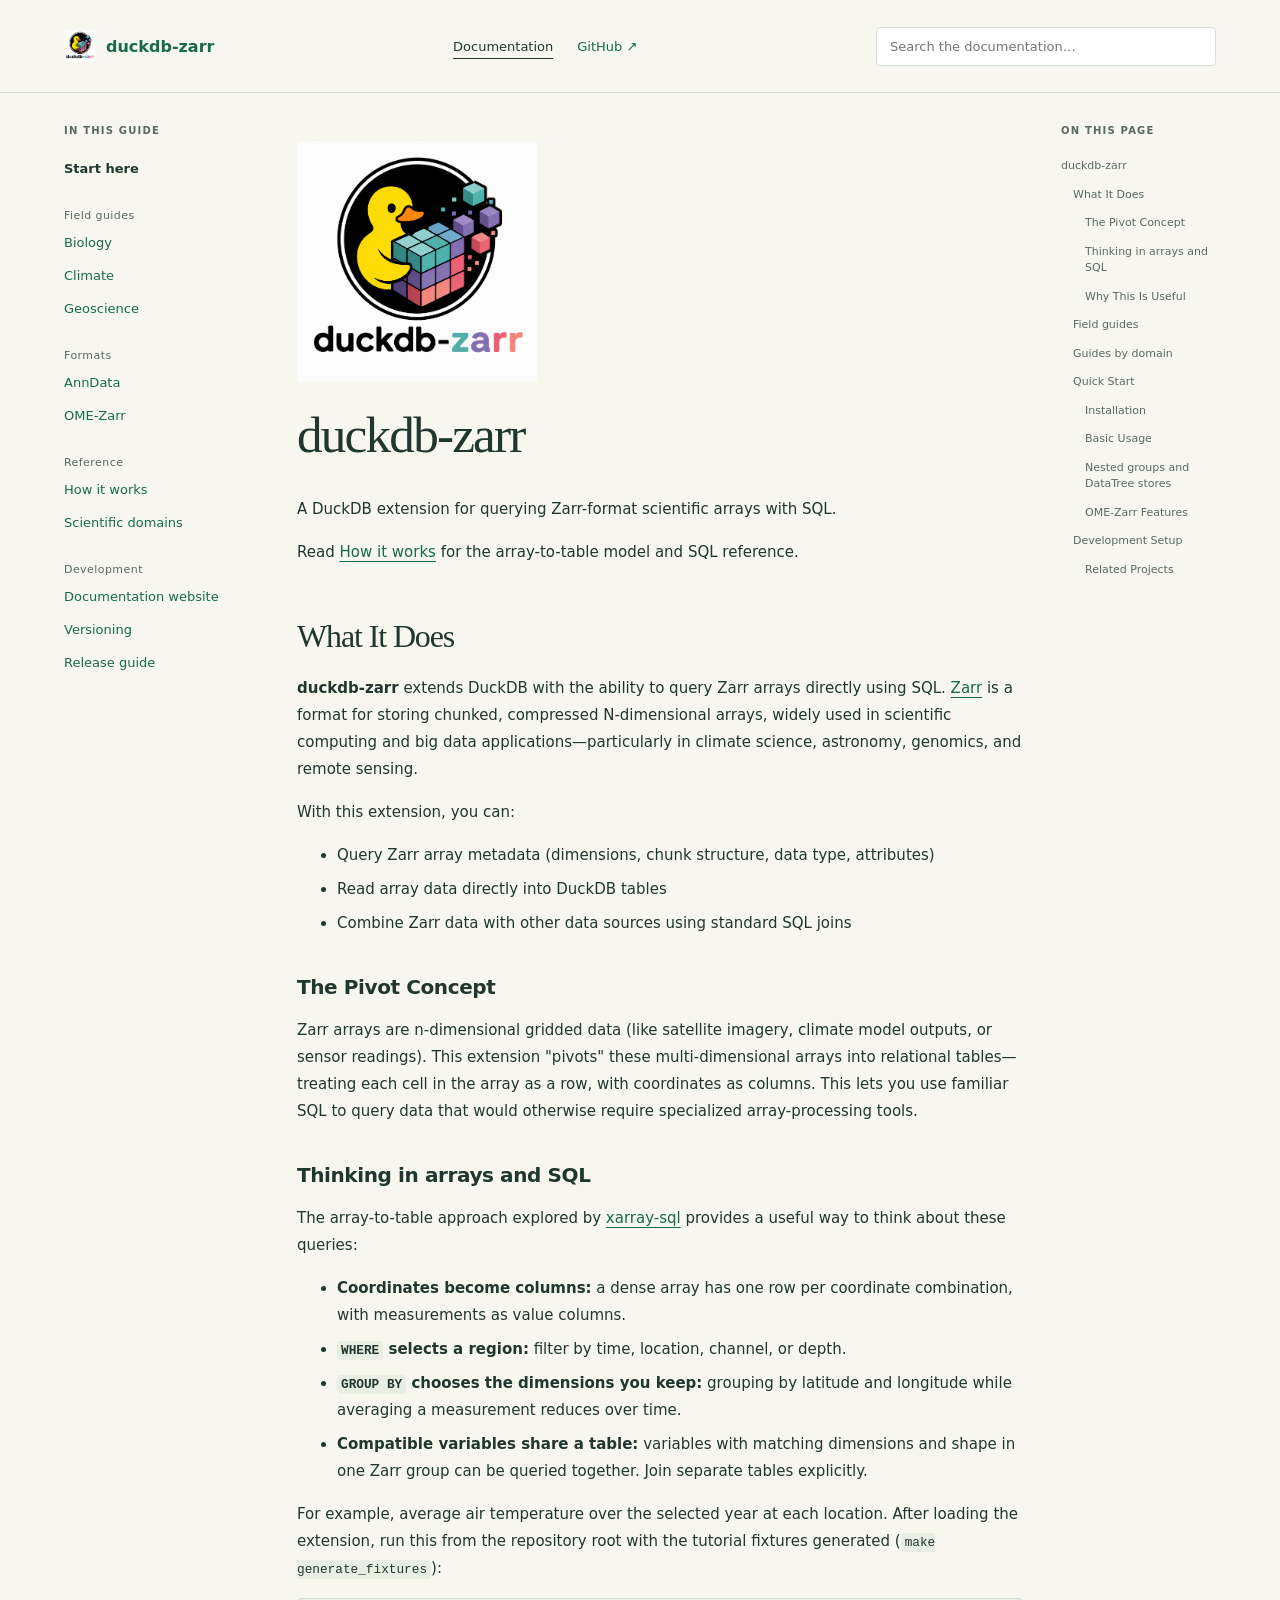
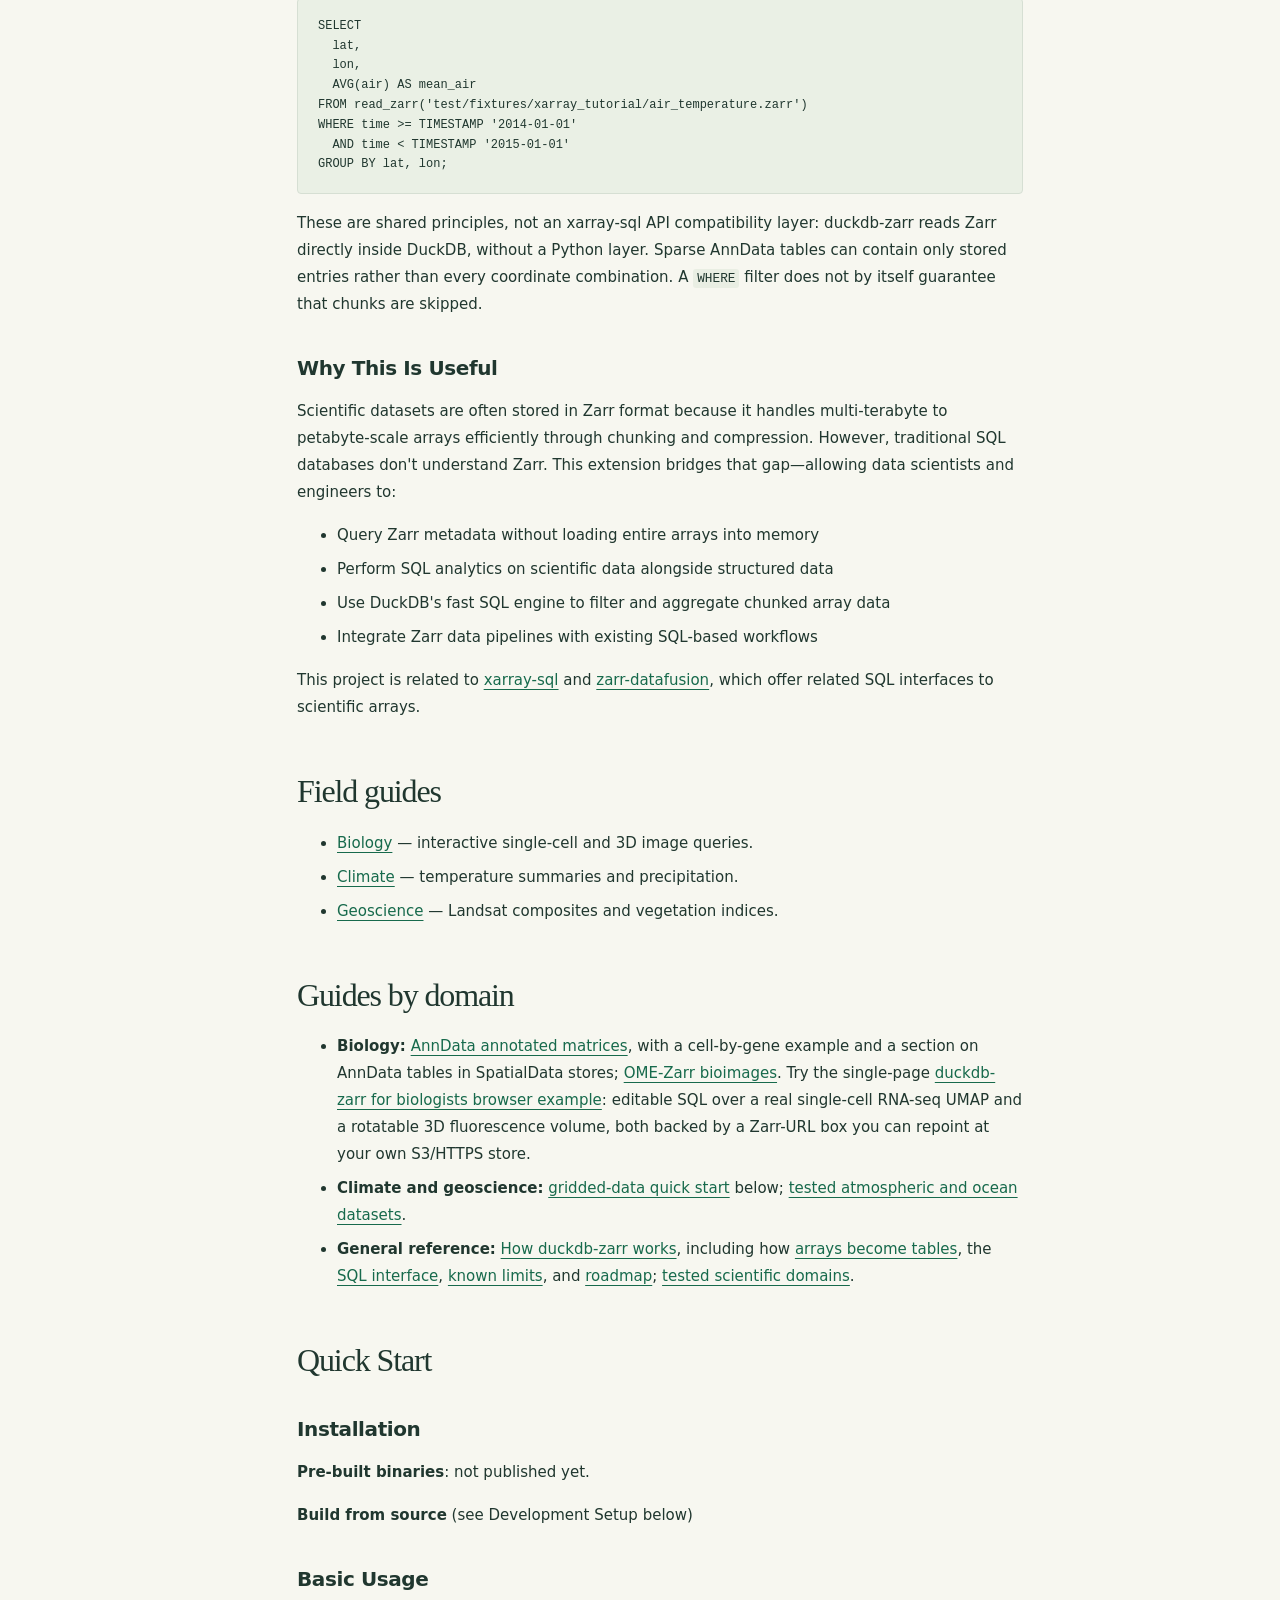
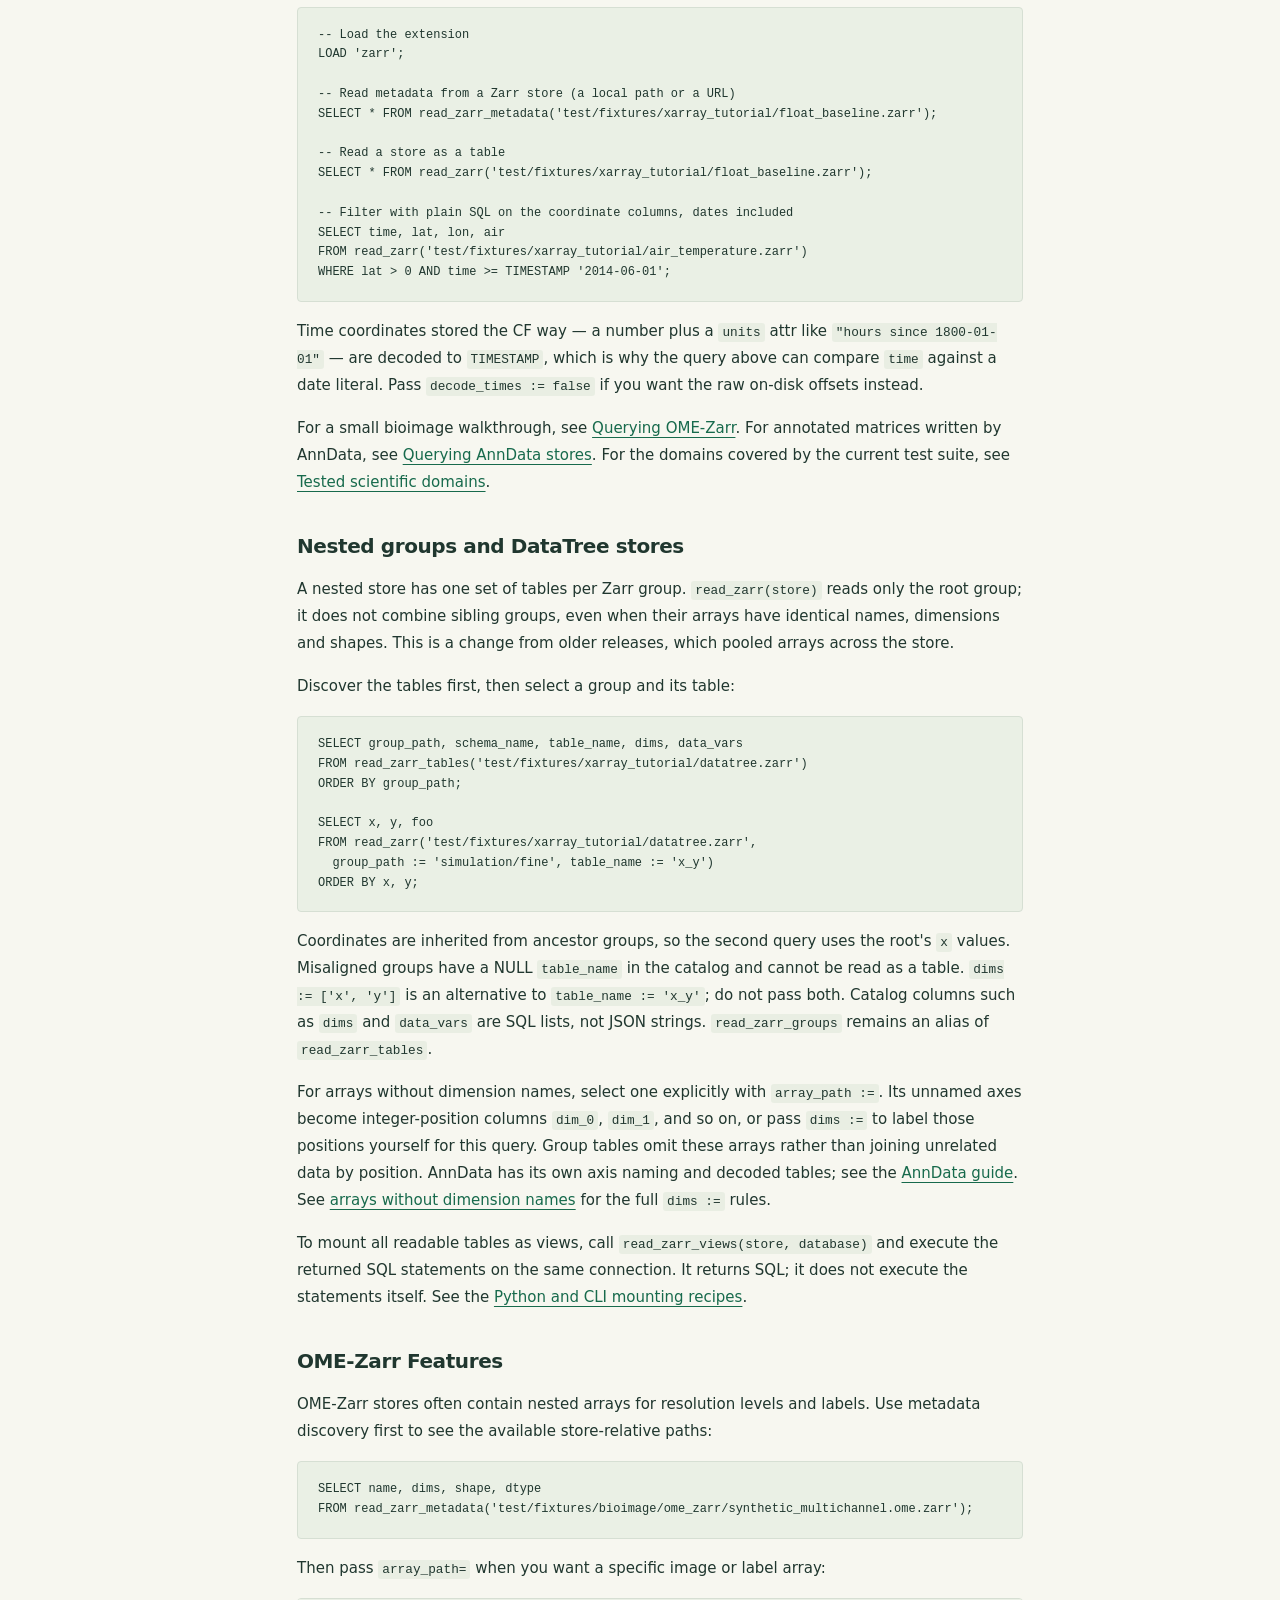
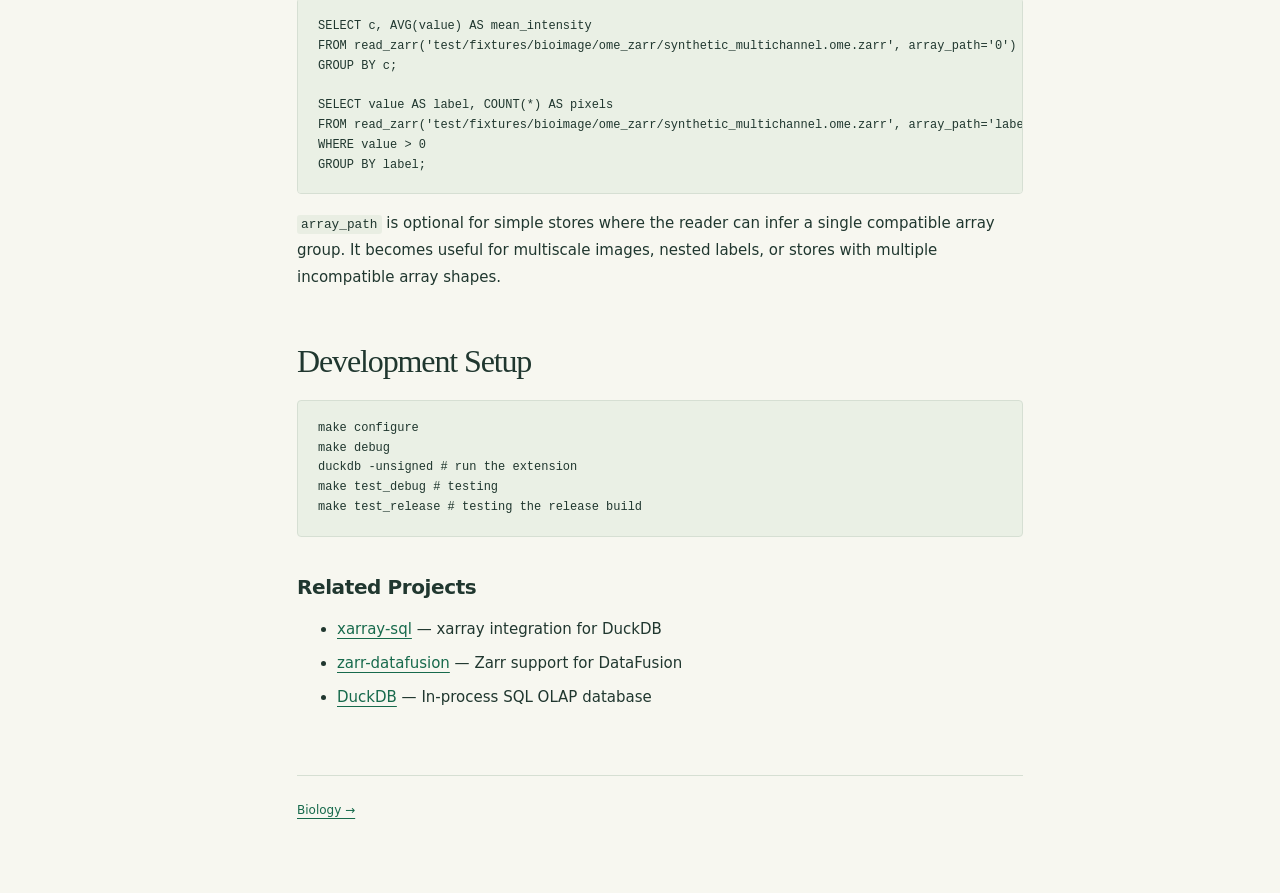
<file: index.html>
<!doctype html>
<html lang="en">
<head>
  <meta charset="utf-8">
  <meta name="viewport" content="width=device-width, initial-scale=1">
  <meta name="description" content="Query scientific Zarr arrays with DuckDB and SQL.">
  <title>duckdb-zarr documentation</title>
  
  <link rel="stylesheet" href="site.css">
  <script src="site.js" data-site-root="./" data-search-url="search/search_index.json" defer></script>
</head>
<body>

<a class="skip-link" href="#main-content">Skip to content</a>
<header class="project-header">
  <a class="wordmark" href="./"><img class="brand-logo" src="images/logo.png" alt="" width="32" height="32">duckdb-zarr</a>
  <nav class="project-links" aria-label="Project navigation">
    <a href="./" aria-current="true">Documentation</a>
    <a href="https://github.com/xqlsystems/duckdb-zarr">GitHub ↗</a>
  </nav>
  <div class="docs-tools">
    <button type="button" class="guides-toggle" aria-expanded="false" aria-controls="guide-nav">Browse guides</button>
    <form class="docs-search" role="search">
      <label class="sr-only" for="docs-search-input">Search documentation</label>
      <input id="docs-search-input" type="search" placeholder="Search the documentation…" autocomplete="off" aria-controls="search-results">
      <div id="search-results" class="search-results" role="region" aria-label="Search results" aria-live="polite" hidden></div>
    </form>
  </div>
</header>
<div class="docs-layout">
  <aside id="guide-nav" class="guide-nav">
    <nav aria-label="Documentation guides">
      <p class="nav-heading">In this guide</p>
      <ul>
  
  <li>
    <a href="." aria-current="page">Start here</a>
    
  </li>
  
  <li>
    <span class="guide-group">Field guides</span>
    <ul>
  
  <li>
    <a href="biology/">Biology</a>
    
  </li>
  
  <li>
    <a href="examples/climate/">Climate</a>
    
  </li>
  
  <li>
    <a href="examples/geoscience/">Geoscience</a>
    
  </li>
  
</ul>
    
  </li>
  
  <li>
    <span class="guide-group">Formats</span>
    <ul>
  
  <li>
    <a href="anndata/">AnnData</a>
    
  </li>
  
  <li>
    <a href="ome-zarr/">OME-Zarr</a>
    
  </li>
  
</ul>
    
  </li>
  
  <li>
    <span class="guide-group">Reference</span>
    <ul>
  
  <li>
    <a href="design/">How it works</a>
    
  </li>
  
  <li>
    <a href="domains/">Scientific domains</a>
    
  </li>
  
</ul>
    
  </li>
  
  <li>
    <span class="guide-group">Development</span>
    <ul>
  
  <li>
    <a href="website/">Documentation website</a>
    
  </li>
  
  <li>
    <a href="versioning/">Versioning</a>
    
  </li>
  
  <li>
    <a href="community-extension-release/">Release guide</a>
    
  </li>
  
</ul>
    
  </li>
  
</ul>
    </nav>
  </aside>
  <main id="main-content" class="docs-content" tabindex="-1">
    
    <p><img class="homepage-logo" src="images/logo.png" alt="duckdb-zarr logo" width="240" height="240"></p>
<h1 id="duckdb-zarr">duckdb-zarr<a class="headerlink" href="#duckdb-zarr" title="Permanent link">&para;</a></h1>
<p>A DuckDB extension for querying Zarr-format scientific arrays with SQL.</p>
<p>Read <a href="design/">How it works</a> for the array-to-table model and SQL reference.</p>
<h2 id="what-it-does">What It Does<a class="headerlink" href="#what-it-does" title="Permanent link">&para;</a></h2>
<p><strong>duckdb-zarr</strong> extends DuckDB with the ability to query Zarr arrays directly using SQL. <a href="https://zarr.dev/">Zarr</a> is a format for storing chunked, compressed N-dimensional arrays, widely used in scientific computing and big data applications—particularly in climate science, astronomy, genomics, and remote sensing.</p>
<p>With this extension, you can:</p>
<ul>
<li>Query Zarr array metadata (dimensions, chunk structure, data type, attributes)</li>
<li>Read array data directly into DuckDB tables</li>
<li>Combine Zarr data with other data sources using standard SQL joins</li>
</ul>
<h3 id="the-pivot-concept">The Pivot Concept<a class="headerlink" href="#the-pivot-concept" title="Permanent link">&para;</a></h3>
<p>Zarr arrays are n-dimensional gridded data (like satellite imagery, climate model outputs, or sensor readings). This extension "pivots" these multi-dimensional arrays into relational tables—treating each cell in the array as a row, with coordinates as columns. This lets you use familiar SQL to query data that would otherwise require specialized array-processing tools.</p>
<h3 id="thinking-in-arrays-and-sql">Thinking in arrays and SQL<a class="headerlink" href="#thinking-in-arrays-and-sql" title="Permanent link">&para;</a></h3>
<p>The array-to-table approach explored by
<a href="https://github.com/xqlsystems/xarray-sql">xarray-sql</a> provides a useful way to
think about these queries:</p>
<ul>
<li><strong>Coordinates become columns:</strong> a dense array has one row per coordinate
  combination, with measurements as value columns.</li>
<li><strong><code>WHERE</code> selects a region:</strong> filter by time, location, channel, or depth.</li>
<li><strong><code>GROUP BY</code> chooses the dimensions you keep:</strong> grouping by latitude and
  longitude while averaging a measurement reduces over time.</li>
<li><strong>Compatible variables share a table:</strong> variables with matching dimensions
  and shape in one Zarr group can be queried together. Join separate tables
  explicitly.</li>
</ul>
<p>For example, average air temperature over the selected year at each location.
After loading the extension, run this from the repository root with the tutorial
fixtures generated (<code>make generate_fixtures</code>):</p>
<pre><code class="language-sql">SELECT
  lat,
  lon,
  AVG(air) AS mean_air
FROM read_zarr('test/fixtures/xarray_tutorial/air_temperature.zarr')
WHERE time &gt;= TIMESTAMP '2014-01-01'
  AND time &lt; TIMESTAMP '2015-01-01'
GROUP BY lat, lon;
</code></pre>
<p>These are shared principles, not an xarray-sql API compatibility layer:
duckdb-zarr reads Zarr directly inside DuckDB, without a Python layer. Sparse
AnnData tables can contain only stored entries rather than every coordinate
combination. A <code>WHERE</code> filter does not by itself guarantee that chunks are skipped.</p>
<h3 id="why-this-is-useful">Why This Is Useful<a class="headerlink" href="#why-this-is-useful" title="Permanent link">&para;</a></h3>
<p>Scientific datasets are often stored in Zarr format because it handles multi-terabyte to petabyte-scale arrays efficiently through chunking and compression. However, traditional SQL databases don't understand Zarr. This extension bridges that gap—allowing data scientists and engineers to:</p>
<ul>
<li>Query Zarr metadata without loading entire arrays into memory</li>
<li>Perform SQL analytics on scientific data alongside structured data</li>
<li>Use DuckDB's fast SQL engine to filter and aggregate chunked array data</li>
<li>Integrate Zarr data pipelines with existing SQL-based workflows</li>
</ul>
<p>This project is related to <a href="https://github.com/alxmrs/xarray-sql">xarray-sql</a> and <a href="https://github.com/alxmrs/zarr-datafusion">zarr-datafusion</a>, which offer related SQL interfaces to scientific arrays.</p>
<h2 id="field-guides">Field guides<a class="headerlink" href="#field-guides" title="Permanent link">&para;</a></h2>
<ul>
<li><a href="biology/">Biology</a> — interactive single-cell and 3D image queries.</li>
<li><a href="examples/climate/">Climate</a> — temperature summaries and precipitation.</li>
<li><a href="examples/geoscience/">Geoscience</a> — Landsat composites and vegetation indices.</li>
</ul>
<h2 id="guides-by-domain">Guides by domain<a class="headerlink" href="#guides-by-domain" title="Permanent link">&para;</a></h2>
<ul>
<li><strong>Biology:</strong> <a href="anndata/">AnnData annotated matrices</a>, with a cell-by-gene
  example and a section on AnnData tables in SpatialData stores;
  <a href="ome-zarr/">OME-Zarr bioimages</a>. Try the single-page
  <a href="biology/">duckdb-zarr for biologists browser example</a>:
  editable SQL over a real single-cell RNA-seq UMAP and a rotatable 3D
  fluorescence volume, both backed by a Zarr-URL box you can repoint at your
  own S3/HTTPS store.</li>
<li><strong>Climate and geoscience:</strong> <a href="#basic-usage">gridded-data quick start</a> below;
  <a href="domains/#climate-and-geoscience">tested atmospheric and ocean datasets</a>.</li>
<li><strong>General reference:</strong> <a href="design/">How duckdb-zarr works</a>, including how
  <a href="design/#from-arrays-to-tables">arrays become tables</a>, the
  <a href="design/#the-sql-interface">SQL interface</a>,
  <a href="design/#known-limits">known limits</a>, and <a href="design/#roadmap">roadmap</a>;
  <a href="domains/">tested scientific domains</a>.</li>
</ul>
<h2 id="quick-start">Quick Start<a class="headerlink" href="#quick-start" title="Permanent link">&para;</a></h2>
<h3 id="installation">Installation<a class="headerlink" href="#installation" title="Permanent link">&para;</a></h3>
<p><strong>Pre-built binaries</strong>: not published yet.</p>
<p><strong>Build from source</strong> (see Development Setup below)</p>
<h3 id="basic-usage">Basic Usage<a class="headerlink" href="#basic-usage" title="Permanent link">&para;</a></h3>
<pre><code class="language-sql">-- Load the extension
LOAD 'zarr';

-- Read metadata from a Zarr store (a local path or a URL)
SELECT * FROM read_zarr_metadata('test/fixtures/xarray_tutorial/float_baseline.zarr');

-- Read a store as a table
SELECT * FROM read_zarr('test/fixtures/xarray_tutorial/float_baseline.zarr');

-- Filter with plain SQL on the coordinate columns, dates included
SELECT time, lat, lon, air
FROM read_zarr('test/fixtures/xarray_tutorial/air_temperature.zarr')
WHERE lat &gt; 0 AND time &gt;= TIMESTAMP '2014-06-01';
</code></pre>
<p>Time coordinates stored the CF way — a number plus a <code>units</code> attr like
<code>"hours since 1800-01-01"</code> — are decoded to <code>TIMESTAMP</code>, which is why the query
above can compare <code>time</code> against a date literal. Pass <code>decode_times := false</code> if
you want the raw on-disk offsets instead.</p>
<p>For a small bioimage walkthrough, see <a href="ome-zarr/">Querying OME-Zarr</a>.
For annotated matrices written by AnnData, see <a href="anndata/">Querying AnnData stores</a>.
For the domains covered by the current test suite, see
<a href="domains/">Tested scientific domains</a>.</p>
<h3 id="nested-groups-and-datatree-stores">Nested groups and DataTree stores<a class="headerlink" href="#nested-groups-and-datatree-stores" title="Permanent link">&para;</a></h3>
<p>A nested store has one set of tables per Zarr group. <code>read_zarr(store)</code> reads
only the root group; it does not combine sibling groups, even when their
arrays have identical names, dimensions and shapes. This is a change from
older releases, which pooled arrays across the store.</p>
<p>Discover the tables first, then select a group and its table:</p>
<pre><code class="language-sql">SELECT group_path, schema_name, table_name, dims, data_vars
FROM read_zarr_tables('test/fixtures/xarray_tutorial/datatree.zarr')
ORDER BY group_path;

SELECT x, y, foo
FROM read_zarr('test/fixtures/xarray_tutorial/datatree.zarr',
  group_path := 'simulation/fine', table_name := 'x_y')
ORDER BY x, y;
</code></pre>
<p>Coordinates are inherited from ancestor groups, so the second query uses the
root's <code>x</code> values. Misaligned groups have a NULL <code>table_name</code> in the catalog
and cannot be read as a table. <code>dims := ['x', 'y']</code> is an alternative to
<code>table_name := 'x_y'</code>; do not pass both. Catalog columns such as <code>dims</code> and
<code>data_vars</code> are SQL lists, not JSON strings. <code>read_zarr_groups</code> remains an
alias of <code>read_zarr_tables</code>.</p>
<p>For arrays without dimension names, select one explicitly with <code>array_path :=</code>.
Its unnamed axes become integer-position columns <code>dim_0</code>, <code>dim_1</code>, and so on,
or pass <code>dims :=</code> to label those positions yourself for this query. Group
tables omit these arrays rather than joining unrelated data by position.
AnnData has its own axis naming and decoded tables; see the
<a href="anndata/">AnnData guide</a>. See <a href="design/#arrays-without-dimension-names">arrays without dimension
names</a> for the full <code>dims :=</code> rules.</p>
<p>To mount all readable tables as views, call <code>read_zarr_views(store, database)</code>
and execute the returned SQL statements on the same connection. It returns
SQL; it does not execute the statements itself. See the
<a href="design/#workaround-generate-the-views-with-read_zarr_views">Python and CLI mounting recipes</a>.</p>
<h3 id="ome-zarr-features">OME-Zarr Features<a class="headerlink" href="#ome-zarr-features" title="Permanent link">&para;</a></h3>
<p>OME-Zarr stores often contain nested arrays for resolution levels and labels.
Use metadata discovery first to see the available store-relative paths:</p>
<pre><code class="language-sql">SELECT name, dims, shape, dtype
FROM read_zarr_metadata('test/fixtures/bioimage/ome_zarr/synthetic_multichannel.ome.zarr');
</code></pre>
<p>Then pass <code>array_path=</code> when you want a specific image or label array:</p>
<pre><code class="language-sql">SELECT c, AVG(value) AS mean_intensity
FROM read_zarr('test/fixtures/bioimage/ome_zarr/synthetic_multichannel.ome.zarr', array_path='0')
GROUP BY c;

SELECT value AS label, COUNT(*) AS pixels
FROM read_zarr('test/fixtures/bioimage/ome_zarr/synthetic_multichannel.ome.zarr', array_path='labels/nuclei/0')
WHERE value &gt; 0
GROUP BY label;
</code></pre>
<p><code>array_path</code> is optional for simple stores where the reader can infer a single
compatible array group. It becomes useful for multiscale images, nested labels,
or stores with multiple incompatible array shapes.</p>
<h2 id="development-setup">Development Setup<a class="headerlink" href="#development-setup" title="Permanent link">&para;</a></h2>
<pre><code class="language-shell">make configure
make debug
duckdb -unsigned # run the extension
make test_debug # testing
make test_release # testing the release build
</code></pre>
<h3 id="related-projects">Related Projects<a class="headerlink" href="#related-projects" title="Permanent link">&para;</a></h3>
<ul>
<li><a href="https://github.com/alxmrs/xarray-sql">xarray-sql</a> — xarray integration for DuckDB</li>
<li><a href="https://github.com/alxmrs/zarr-datafusion">zarr-datafusion</a> — Zarr support for DataFusion</li>
<li><a href="https://github.com/duckdb/duckdb">DuckDB</a> — In-process SQL OLAP database</li>
</ul>
    <footer class="page-footer">
      
      <a href="biology/">Biology →</a>
    </footer>
  </main>
  <aside class="page-toc"><nav aria-label="On this page"><p class="nav-heading">On this page</p><ul><li><a href="#duckdb-zarr">duckdb-zarr</a><ul><li><a href="#what-it-does">What It Does</a><ul><li><a href="#the-pivot-concept">The Pivot Concept</a></li><li><a href="#thinking-in-arrays-and-sql">Thinking in arrays and SQL</a></li><li><a href="#why-this-is-useful">Why This Is Useful</a></li></ul></li><li><a href="#field-guides">Field guides</a></li><li><a href="#guides-by-domain">Guides by domain</a></li><li><a href="#quick-start">Quick Start</a><ul><li><a href="#installation">Installation</a></li><li><a href="#basic-usage">Basic Usage</a></li><li><a href="#nested-groups-and-datatree-stores">Nested groups and DataTree stores</a></li><li><a href="#ome-zarr-features">OME-Zarr Features</a></li></ul></li><li><a href="#development-setup">Development Setup</a><ul><li><a href="#related-projects">Related Projects</a></li></ul></li></ul></li></ul></nav></aside>
</div>
</body>
</html>
</file>
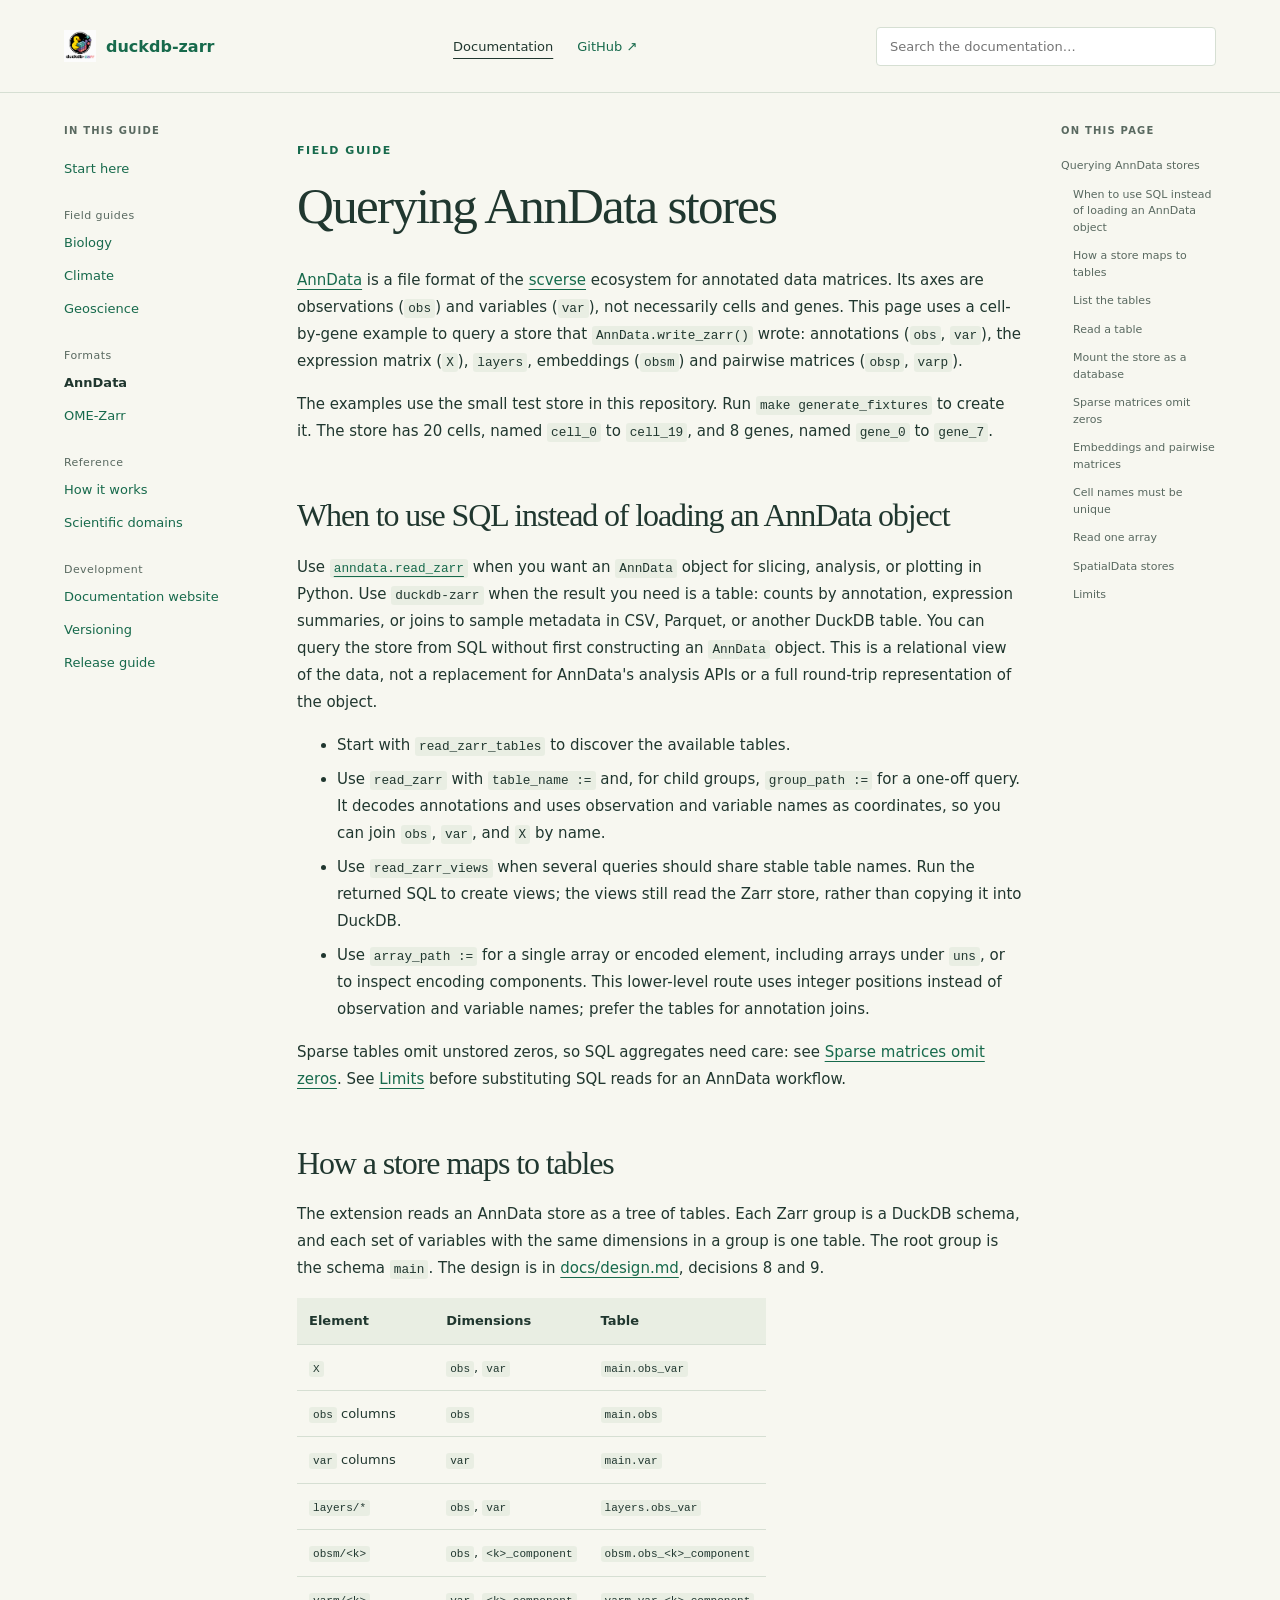
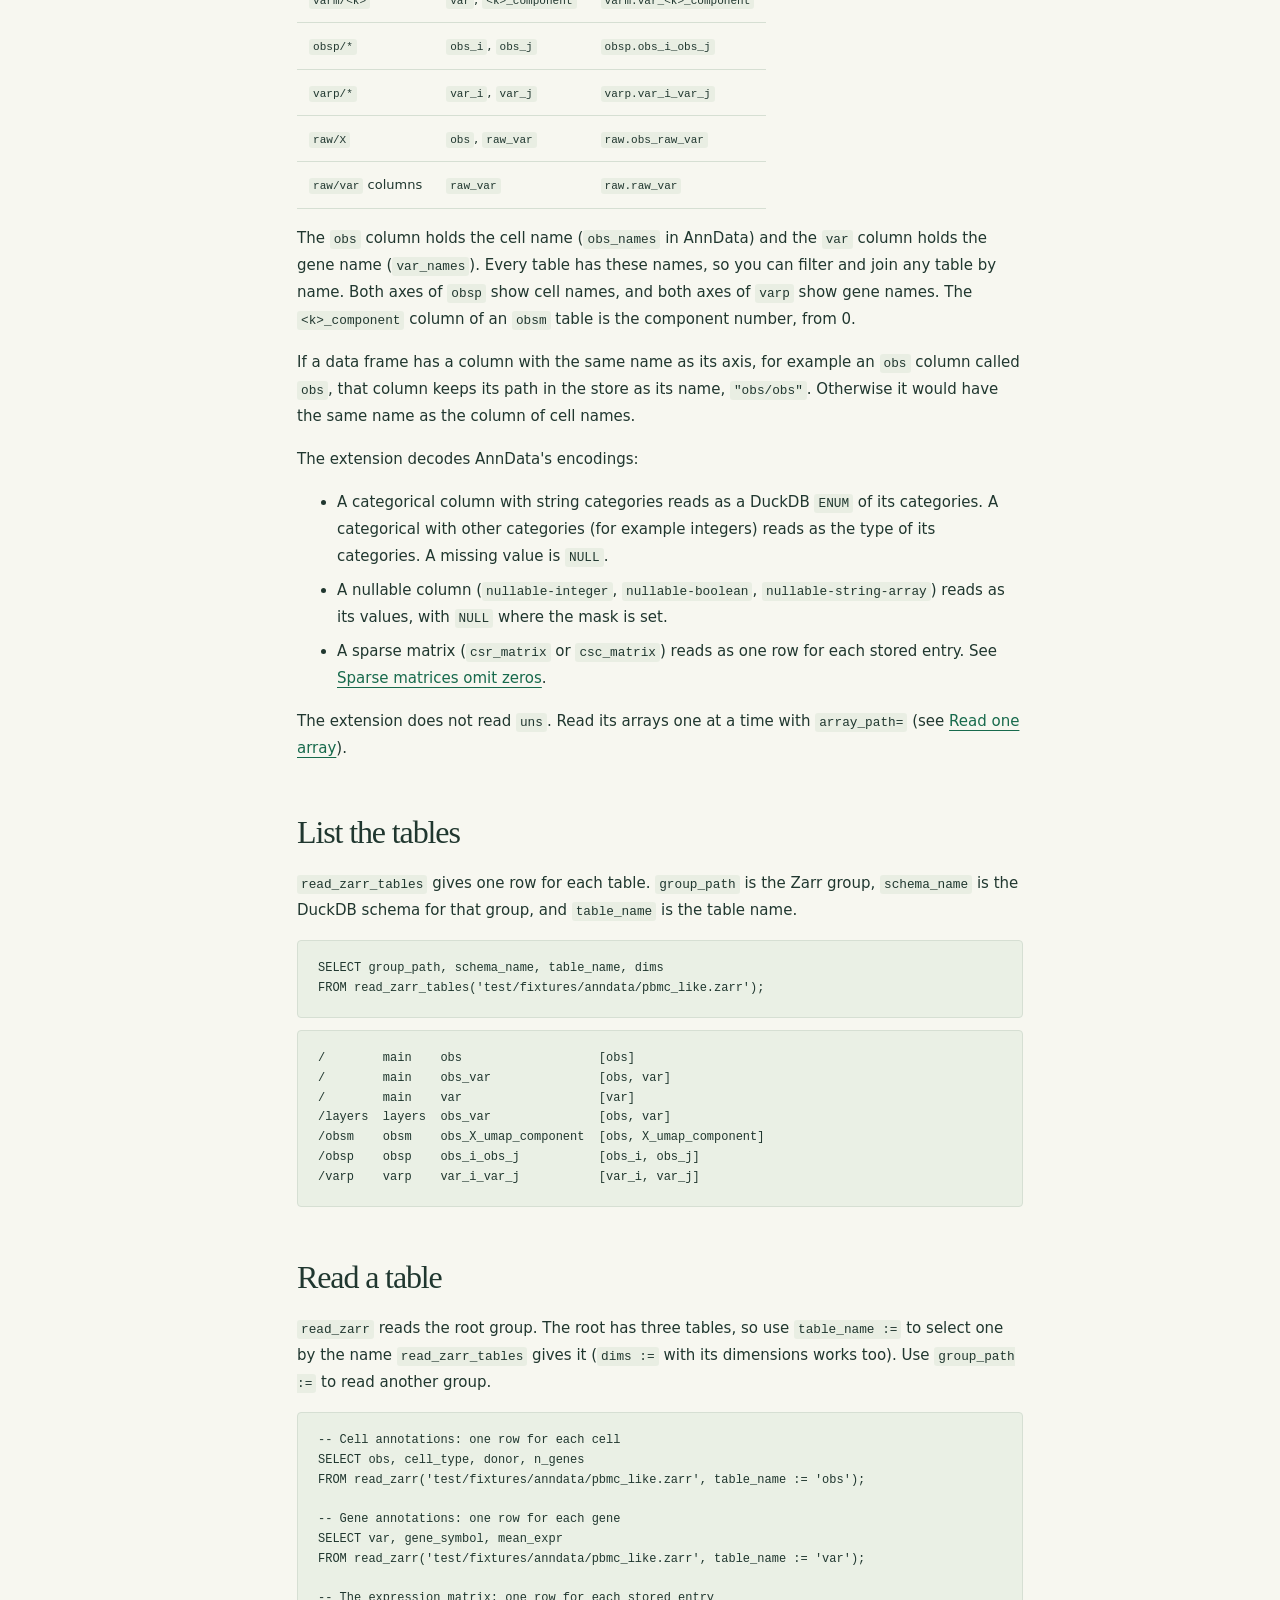
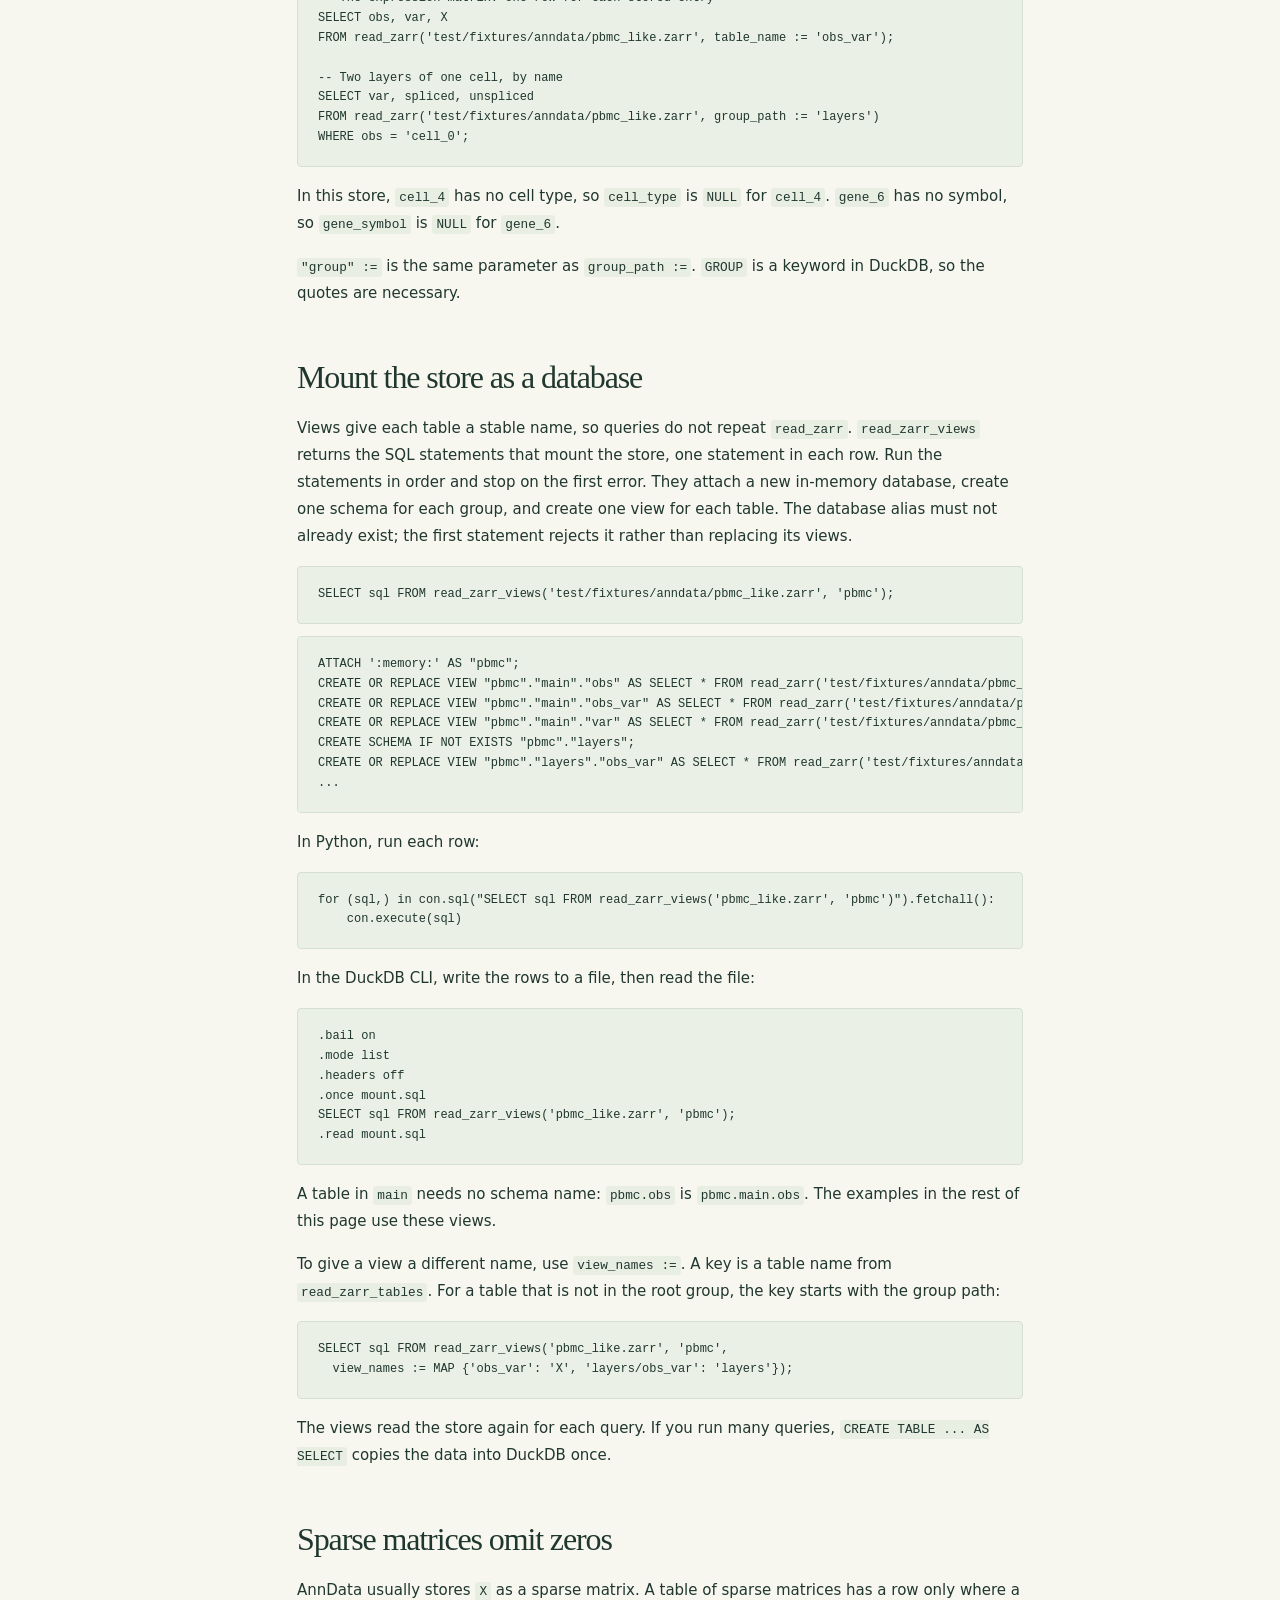
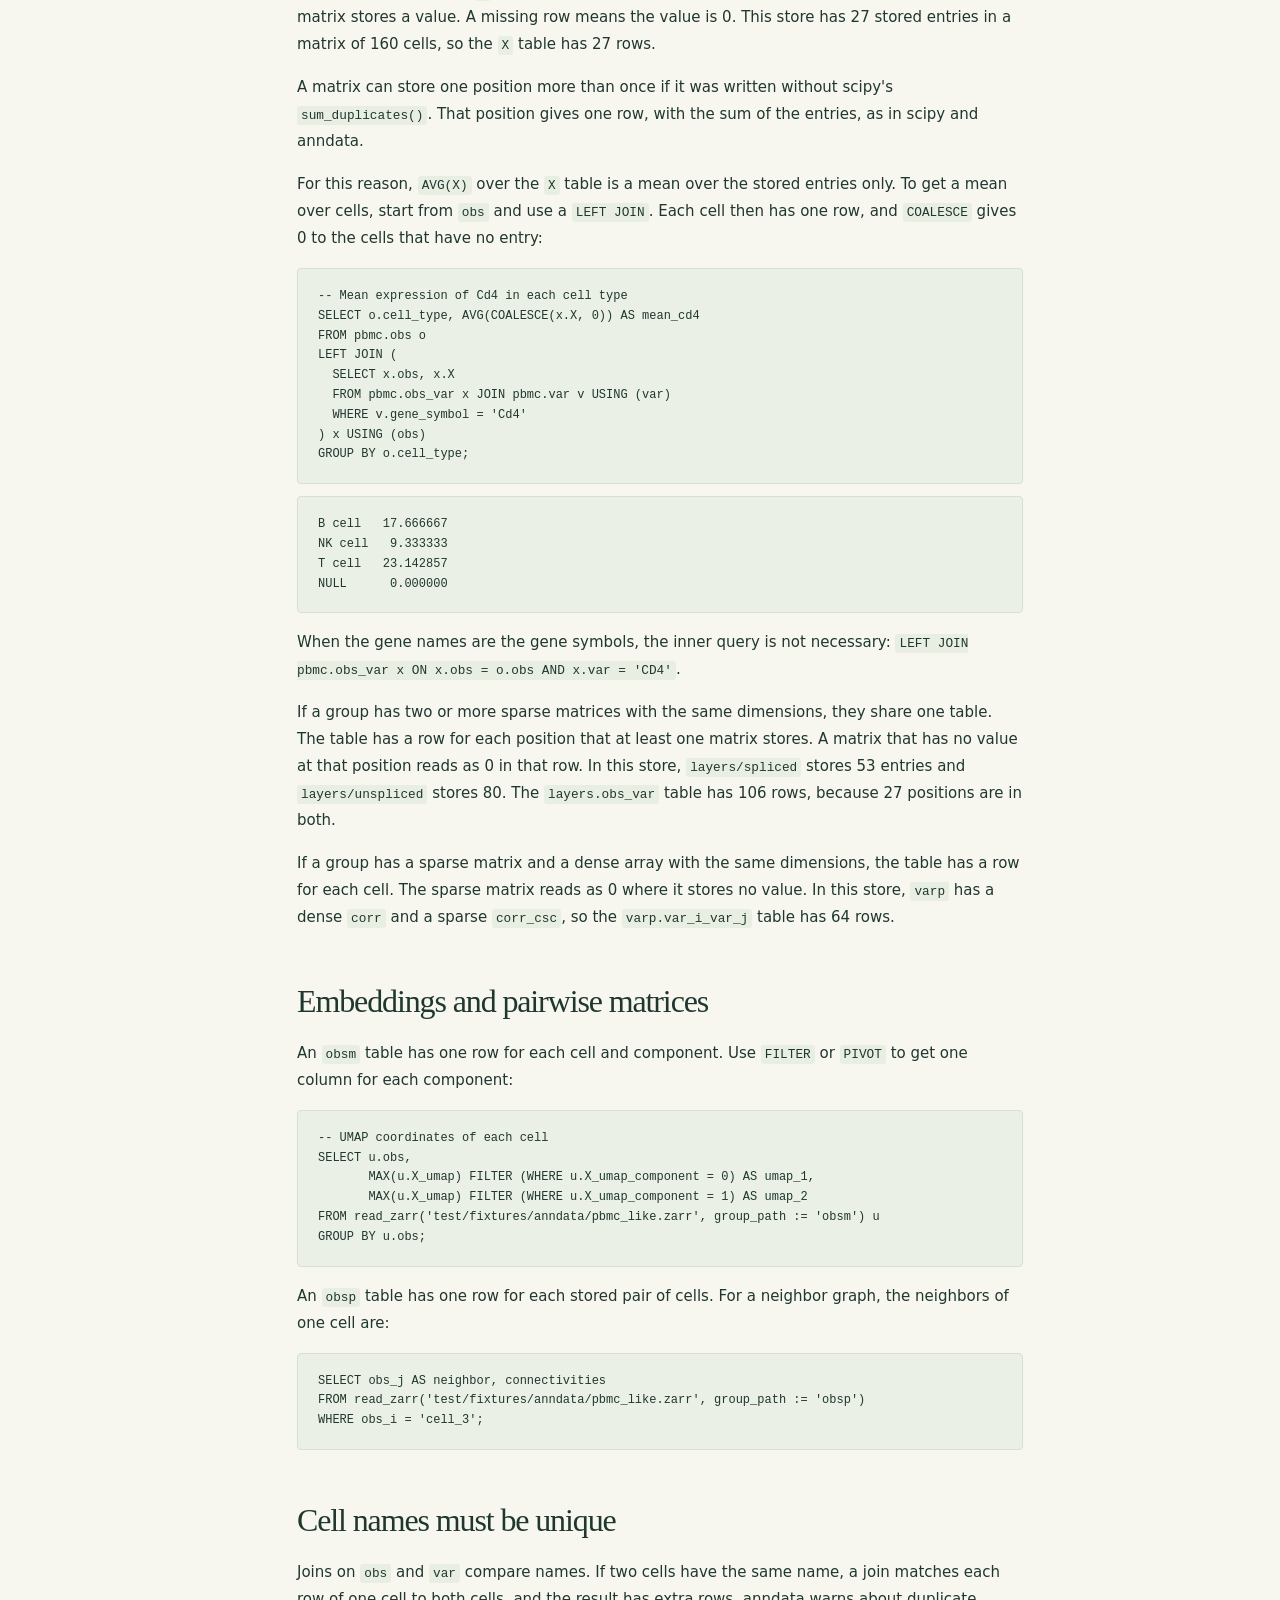
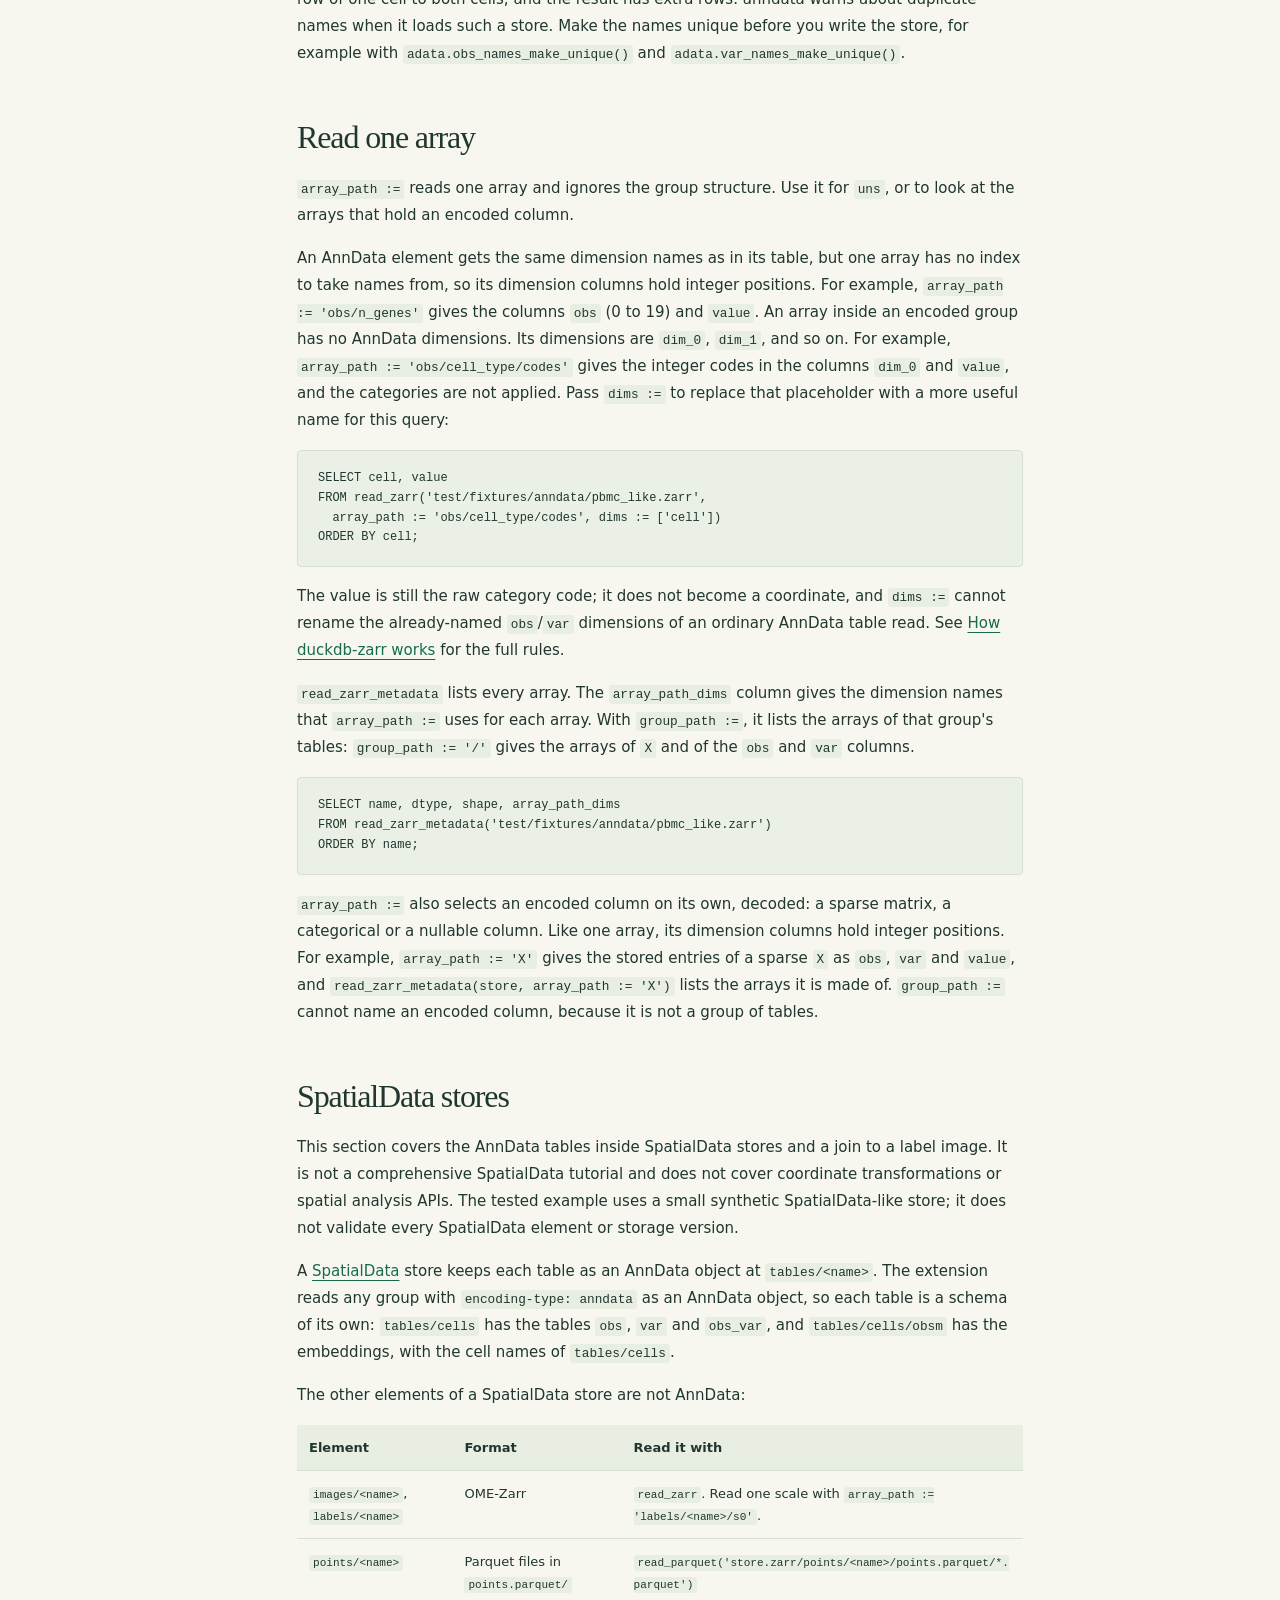
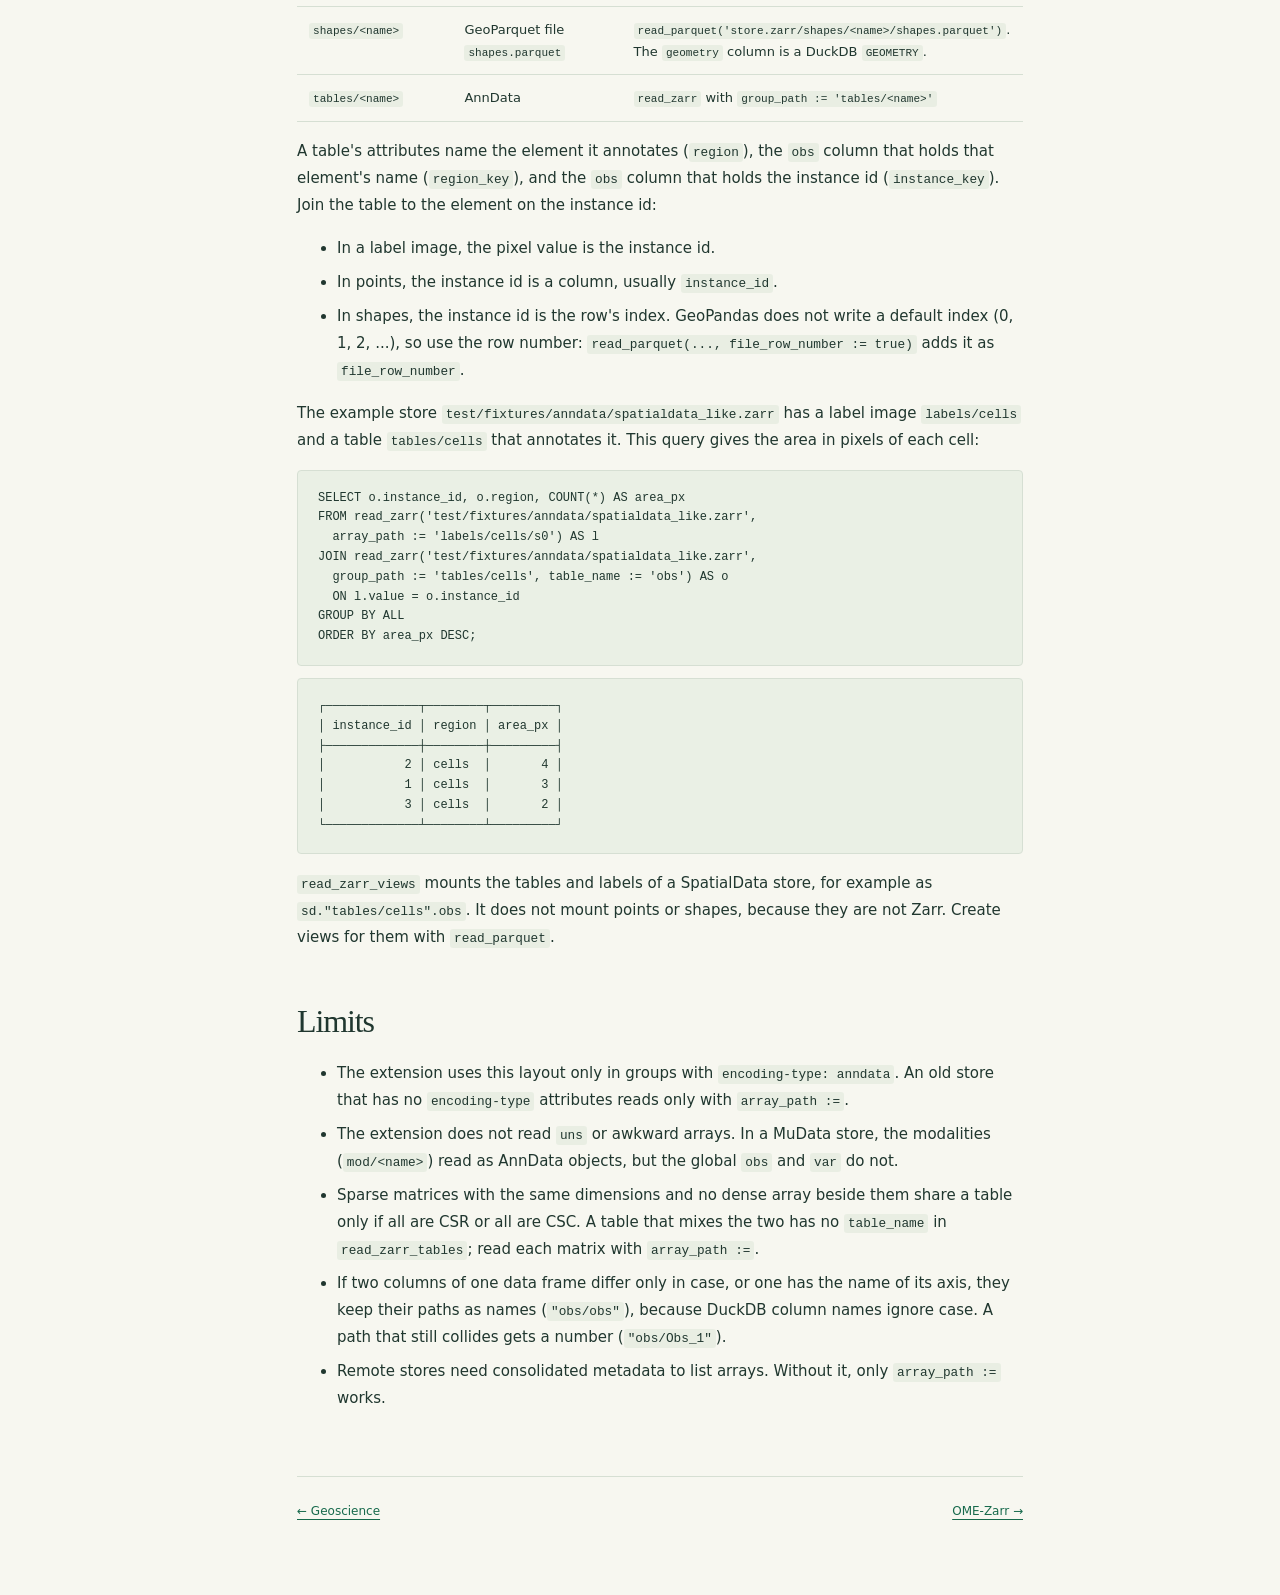
<file: anndata/index.html>
<!doctype html>
<html lang="en">
<head>
  <meta charset="utf-8">
  <meta name="viewport" content="width=device-width, initial-scale=1">
  <meta name="description" content="Query scientific Zarr arrays with DuckDB and SQL.">
  <title>AnnData · duckdb-zarr documentation</title>
  
  <link rel="stylesheet" href="../site.css">
  <script src="../site.js" data-site-root="../" data-search-url="../search/search_index.json" defer></script>
</head>
<body>

<a class="skip-link" href="#main-content">Skip to content</a>
<header class="project-header">
  <a class="wordmark" href="../"><img class="brand-logo" src="../images/logo.png" alt="" width="32" height="32">duckdb-zarr</a>
  <nav class="project-links" aria-label="Project navigation">
    <a href="../" aria-current="true">Documentation</a>
    <a href="https://github.com/xqlsystems/duckdb-zarr">GitHub ↗</a>
  </nav>
  <div class="docs-tools">
    <button type="button" class="guides-toggle" aria-expanded="false" aria-controls="guide-nav">Browse guides</button>
    <form class="docs-search" role="search">
      <label class="sr-only" for="docs-search-input">Search documentation</label>
      <input id="docs-search-input" type="search" placeholder="Search the documentation…" autocomplete="off" aria-controls="search-results">
      <div id="search-results" class="search-results" role="region" aria-label="Search results" aria-live="polite" hidden></div>
    </form>
  </div>
</header>
<div class="docs-layout">
  <aside id="guide-nav" class="guide-nav">
    <nav aria-label="Documentation guides">
      <p class="nav-heading">In this guide</p>
      <ul>
  
  <li>
    <a href="..">Start here</a>
    
  </li>
  
  <li>
    <span class="guide-group">Field guides</span>
    <ul>
  
  <li>
    <a href="../biology/">Biology</a>
    
  </li>
  
  <li>
    <a href="../examples/climate/">Climate</a>
    
  </li>
  
  <li>
    <a href="../examples/geoscience/">Geoscience</a>
    
  </li>
  
</ul>
    
  </li>
  
  <li>
    <span class="guide-group">Formats</span>
    <ul>
  
  <li>
    <a href="./" aria-current="page">AnnData</a>
    
  </li>
  
  <li>
    <a href="../ome-zarr/">OME-Zarr</a>
    
  </li>
  
</ul>
    
  </li>
  
  <li>
    <span class="guide-group">Reference</span>
    <ul>
  
  <li>
    <a href="../design/">How it works</a>
    
  </li>
  
  <li>
    <a href="../domains/">Scientific domains</a>
    
  </li>
  
</ul>
    
  </li>
  
  <li>
    <span class="guide-group">Development</span>
    <ul>
  
  <li>
    <a href="../website/">Documentation website</a>
    
  </li>
  
  <li>
    <a href="../versioning/">Versioning</a>
    
  </li>
  
  <li>
    <a href="../community-extension-release/">Release guide</a>
    
  </li>
  
</ul>
    
  </li>
  
</ul>
    </nav>
  </aside>
  <main id="main-content" class="docs-content" tabindex="-1">
    <p class="eyebrow">field guide</p>
    <h1 id="querying-anndata-stores">Querying AnnData stores<a class="headerlink" href="#querying-anndata-stores" title="Permanent link">&para;</a></h1>
<p><a href="https://anndata.readthedocs.io/">AnnData</a> is a file format of the
<a href="https://scverse.org/">scverse</a> ecosystem for annotated data matrices. Its axes
are observations (<code>obs</code>) and variables (<code>var</code>), not necessarily cells and genes.
This page uses a cell-by-gene example to query a store that
<code>AnnData.write_zarr()</code> wrote: annotations (<code>obs</code>, <code>var</code>), the expression matrix
(<code>X</code>), <code>layers</code>, embeddings (<code>obsm</code>) and pairwise matrices (<code>obsp</code>, <code>varp</code>).</p>
<p>The examples use the small test store in this repository. Run
<code>make generate_fixtures</code> to create it. The store has 20 cells, named <code>cell_0</code>
to <code>cell_19</code>, and 8 genes, named <code>gene_0</code> to <code>gene_7</code>.</p>
<h2 id="when-to-use-sql-instead-of-loading-an-anndata-object">When to use SQL instead of loading an AnnData object<a class="headerlink" href="#when-to-use-sql-instead-of-loading-an-anndata-object" title="Permanent link">&para;</a></h2>
<p>Use <a href="https://anndata.readthedocs.io/en/stable/generated/anndata.io.read_zarr.html"><code>anndata.read_zarr</code></a>
when you want an <code>AnnData</code> object for slicing, analysis, or plotting in Python.
Use <code>duckdb-zarr</code> when the result you need is a table: counts by annotation,
expression summaries, or joins to sample metadata in CSV, Parquet, or another
DuckDB table. You can query the store from SQL without first constructing an
<code>AnnData</code> object. This is a relational view of the data, not a replacement for
AnnData's analysis APIs or a full round-trip representation of the object.</p>
<ul>
<li>Start with <code>read_zarr_tables</code> to discover the available tables.</li>
<li>Use <code>read_zarr</code> with <code>table_name :=</code> and, for child groups, <code>group_path :=</code>
  for a one-off query. It decodes annotations and uses observation and variable
  names as coordinates, so you can join <code>obs</code>, <code>var</code>, and <code>X</code> by name.</li>
<li>Use <code>read_zarr_views</code> when several queries should share stable table names.
  Run the returned SQL to create views; the views still read the Zarr store,
  rather than copying it into DuckDB.</li>
<li>Use <code>array_path :=</code> for a single array or encoded element, including arrays
  under <code>uns</code>, or to inspect encoding components. This lower-level route uses
  integer positions instead of observation and variable names; prefer the
  tables for annotation joins.</li>
</ul>
<p>Sparse tables omit unstored zeros, so SQL aggregates need care: see
<a href="#sparse-matrices-omit-zeros">Sparse matrices omit zeros</a>. See <a href="#limits">Limits</a>
before substituting SQL reads for an AnnData workflow.</p>
<h2 id="how-a-store-maps-to-tables">How a store maps to tables<a class="headerlink" href="#how-a-store-maps-to-tables" title="Permanent link">&para;</a></h2>
<p>The extension reads an AnnData store as a tree of tables. Each Zarr group is
a DuckDB schema, and each set of variables with the same dimensions in a group
is one table. The root group is the schema <code>main</code>. The design is in
<a href="../design/">docs/design.md</a>, decisions 8 and 9.</p>
<table>
<thead>
<tr>
<th>Element</th>
<th>Dimensions</th>
<th>Table</th>
</tr>
</thead>
<tbody>
<tr>
<td><code>X</code></td>
<td><code>obs</code>, <code>var</code></td>
<td><code>main.obs_var</code></td>
</tr>
<tr>
<td><code>obs</code> columns</td>
<td><code>obs</code></td>
<td><code>main.obs</code></td>
</tr>
<tr>
<td><code>var</code> columns</td>
<td><code>var</code></td>
<td><code>main.var</code></td>
</tr>
<tr>
<td><code>layers/*</code></td>
<td><code>obs</code>, <code>var</code></td>
<td><code>layers.obs_var</code></td>
</tr>
<tr>
<td><code>obsm/&lt;k&gt;</code></td>
<td><code>obs</code>, <code>&lt;k&gt;_component</code></td>
<td><code>obsm.obs_&lt;k&gt;_component</code></td>
</tr>
<tr>
<td><code>varm/&lt;k&gt;</code></td>
<td><code>var</code>, <code>&lt;k&gt;_component</code></td>
<td><code>varm.var_&lt;k&gt;_component</code></td>
</tr>
<tr>
<td><code>obsp/*</code></td>
<td><code>obs_i</code>, <code>obs_j</code></td>
<td><code>obsp.obs_i_obs_j</code></td>
</tr>
<tr>
<td><code>varp/*</code></td>
<td><code>var_i</code>, <code>var_j</code></td>
<td><code>varp.var_i_var_j</code></td>
</tr>
<tr>
<td><code>raw/X</code></td>
<td><code>obs</code>, <code>raw_var</code></td>
<td><code>raw.obs_raw_var</code></td>
</tr>
<tr>
<td><code>raw/var</code> columns</td>
<td><code>raw_var</code></td>
<td><code>raw.raw_var</code></td>
</tr>
</tbody>
</table>
<p>The <code>obs</code> column holds the cell name (<code>obs_names</code> in AnnData) and the <code>var</code>
column holds the gene name (<code>var_names</code>). Every table has these names, so you
can filter and join any table by name. Both axes of <code>obsp</code> show cell names, and
both axes of <code>varp</code> show gene names. The <code>&lt;k&gt;_component</code> column of an <code>obsm</code>
table is the component number, from 0.</p>
<p>If a data frame has a column with the same name as its axis, for example an
<code>obs</code> column called <code>obs</code>, that column keeps its path in the store as its
name, <code>"obs/obs"</code>. Otherwise it would have the same name as the column of cell
names.</p>
<p>The extension decodes AnnData's encodings:</p>
<ul>
<li>A categorical column with string categories reads as a DuckDB <code>ENUM</code> of its
  categories. A categorical with other categories (for example integers)
  reads as the type of its categories. A missing value is <code>NULL</code>.</li>
<li>A nullable column (<code>nullable-integer</code>, <code>nullable-boolean</code>,
  <code>nullable-string-array</code>) reads as its values, with <code>NULL</code> where the mask is
  set.</li>
<li>A sparse matrix (<code>csr_matrix</code> or <code>csc_matrix</code>) reads as one row for each
  stored entry. See <a href="#sparse-matrices-omit-zeros">Sparse matrices omit zeros</a>.</li>
</ul>
<p>The extension does not read <code>uns</code>. Read its arrays one at a time with
<code>array_path=</code> (see <a href="#read-one-array">Read one array</a>).</p>
<h2 id="list-the-tables">List the tables<a class="headerlink" href="#list-the-tables" title="Permanent link">&para;</a></h2>
<p><code>read_zarr_tables</code> gives one row for each table. <code>group_path</code> is the Zarr
group, <code>schema_name</code> is the DuckDB schema for that group, and <code>table_name</code> is
the table name.</p>
<pre><code class="language-sql">SELECT group_path, schema_name, table_name, dims
FROM read_zarr_tables('test/fixtures/anndata/pbmc_like.zarr');
</code></pre>
<pre><code class="language-text">/        main    obs                   [obs]
/        main    obs_var               [obs, var]
/        main    var                   [var]
/layers  layers  obs_var               [obs, var]
/obsm    obsm    obs_X_umap_component  [obs, X_umap_component]
/obsp    obsp    obs_i_obs_j           [obs_i, obs_j]
/varp    varp    var_i_var_j           [var_i, var_j]
</code></pre>
<h2 id="read-a-table">Read a table<a class="headerlink" href="#read-a-table" title="Permanent link">&para;</a></h2>
<p><code>read_zarr</code> reads the root group. The root has three tables, so use
<code>table_name :=</code> to select one by the name <code>read_zarr_tables</code> gives it
(<code>dims :=</code> with its dimensions works too). Use <code>group_path :=</code> to read another
group.</p>
<pre><code class="language-sql">-- Cell annotations: one row for each cell
SELECT obs, cell_type, donor, n_genes
FROM read_zarr('test/fixtures/anndata/pbmc_like.zarr', table_name := 'obs');

-- Gene annotations: one row for each gene
SELECT var, gene_symbol, mean_expr
FROM read_zarr('test/fixtures/anndata/pbmc_like.zarr', table_name := 'var');

-- The expression matrix: one row for each stored entry
SELECT obs, var, X
FROM read_zarr('test/fixtures/anndata/pbmc_like.zarr', table_name := 'obs_var');

-- Two layers of one cell, by name
SELECT var, spliced, unspliced
FROM read_zarr('test/fixtures/anndata/pbmc_like.zarr', group_path := 'layers')
WHERE obs = 'cell_0';
</code></pre>
<p>In this store, <code>cell_4</code> has no cell type, so <code>cell_type</code> is <code>NULL</code> for
<code>cell_4</code>. <code>gene_6</code> has no symbol, so <code>gene_symbol</code> is <code>NULL</code> for <code>gene_6</code>.</p>
<p><code>"group" :=</code> is the same parameter as <code>group_path :=</code>. <code>GROUP</code> is a keyword in
DuckDB, so the quotes are necessary.</p>
<h2 id="mount-the-store-as-a-database">Mount the store as a database<a class="headerlink" href="#mount-the-store-as-a-database" title="Permanent link">&para;</a></h2>
<p>Views give each table a stable name, so queries do not repeat <code>read_zarr</code>.
<code>read_zarr_views</code> returns the SQL statements that mount the store, one
statement in each row. Run the statements in order and stop on the first error.
They attach a new in-memory database, create one schema for each group, and
create one view for each table. The database alias must not already exist;
the first statement rejects it rather than replacing its views.</p>
<pre><code class="language-sql">SELECT sql FROM read_zarr_views('test/fixtures/anndata/pbmc_like.zarr', 'pbmc');
</code></pre>
<pre><code>ATTACH ':memory:' AS &quot;pbmc&quot;;
CREATE OR REPLACE VIEW &quot;pbmc&quot;.&quot;main&quot;.&quot;obs&quot; AS SELECT * FROM read_zarr('test/fixtures/anndata/pbmc_like.zarr', table_name := 'obs');
CREATE OR REPLACE VIEW &quot;pbmc&quot;.&quot;main&quot;.&quot;obs_var&quot; AS SELECT * FROM read_zarr('test/fixtures/anndata/pbmc_like.zarr', table_name := 'obs_var');
CREATE OR REPLACE VIEW &quot;pbmc&quot;.&quot;main&quot;.&quot;var&quot; AS SELECT * FROM read_zarr('test/fixtures/anndata/pbmc_like.zarr', table_name := 'var');
CREATE SCHEMA IF NOT EXISTS &quot;pbmc&quot;.&quot;layers&quot;;
CREATE OR REPLACE VIEW &quot;pbmc&quot;.&quot;layers&quot;.&quot;obs_var&quot; AS SELECT * FROM read_zarr('test/fixtures/anndata/pbmc_like.zarr', group_path := 'layers', table_name := 'obs_var');
...
</code></pre>
<p>In Python, run each row:</p>
<pre><code class="language-python">for (sql,) in con.sql(&quot;SELECT sql FROM read_zarr_views('pbmc_like.zarr', 'pbmc')&quot;).fetchall():
    con.execute(sql)
</code></pre>
<p>In the DuckDB CLI, write the rows to a file, then read the file:</p>
<pre><code>.bail on
.mode list
.headers off
.once mount.sql
SELECT sql FROM read_zarr_views('pbmc_like.zarr', 'pbmc');
.read mount.sql
</code></pre>
<p>A table in <code>main</code> needs no schema name: <code>pbmc.obs</code> is <code>pbmc.main.obs</code>. The
examples in the rest of this page use these views.</p>
<p>To give a view a different name, use <code>view_names :=</code>. A key is a table name
from <code>read_zarr_tables</code>. For a table that is not in the root group, the key
starts with the group path:</p>
<pre><code class="language-sql">SELECT sql FROM read_zarr_views('pbmc_like.zarr', 'pbmc',
  view_names := MAP {'obs_var': 'X', 'layers/obs_var': 'layers'});
</code></pre>
<p>The views read the store again for each query. If you run many queries,
<code>CREATE TABLE ... AS SELECT</code> copies the data into DuckDB once.</p>
<h2 id="sparse-matrices-omit-zeros">Sparse matrices omit zeros<a class="headerlink" href="#sparse-matrices-omit-zeros" title="Permanent link">&para;</a></h2>
<p>AnnData usually stores <code>X</code> as a sparse matrix. A table of sparse matrices has a
row only where a matrix stores a value. A missing row means the value is 0.
This store has 27 stored entries in a matrix of 160 cells, so the <code>X</code> table has
27 rows.</p>
<p>A matrix can store one position more than once if it was written without
scipy's <code>sum_duplicates()</code>. That position gives one row, with the sum of the
entries, as in scipy and anndata.</p>
<p>For this reason, <code>AVG(X)</code> over the <code>X</code> table is a mean over the stored entries
only. To get a mean over cells, start from <code>obs</code> and use a <code>LEFT JOIN</code>. Each
cell then has one row, and <code>COALESCE</code> gives 0 to the cells that have no entry:</p>
<pre><code class="language-sql">-- Mean expression of Cd4 in each cell type
SELECT o.cell_type, AVG(COALESCE(x.X, 0)) AS mean_cd4
FROM pbmc.obs o
LEFT JOIN (
  SELECT x.obs, x.X
  FROM pbmc.obs_var x JOIN pbmc.var v USING (var)
  WHERE v.gene_symbol = 'Cd4'
) x USING (obs)
GROUP BY o.cell_type;
</code></pre>
<pre><code class="language-text">B cell   17.666667
NK cell   9.333333
T cell   23.142857
NULL      0.000000
</code></pre>
<p>When the gene names are the gene symbols, the
inner query is not necessary: <code>LEFT JOIN pbmc.obs_var x ON x.obs = o.obs AND
x.var = 'CD4'</code>.</p>
<p>If a group has two or more sparse matrices with the same dimensions, they share
one table. The table has a row for each position that at least one matrix
stores. A matrix that has no value at that position reads as 0 in that row. In
this store, <code>layers/spliced</code> stores 53 entries and <code>layers/unspliced</code> stores
80. The <code>layers.obs_var</code> table has 106 rows, because 27 positions are in both.</p>
<p>If a group has a sparse matrix and a dense array with the same dimensions,
the table has a row for each cell. The sparse matrix reads as 0 where it stores
no value. In this store, <code>varp</code> has a dense <code>corr</code> and a sparse <code>corr_csc</code>, so
the <code>varp.var_i_var_j</code> table has 64 rows.</p>
<h2 id="embeddings-and-pairwise-matrices">Embeddings and pairwise matrices<a class="headerlink" href="#embeddings-and-pairwise-matrices" title="Permanent link">&para;</a></h2>
<p>An <code>obsm</code> table has one row for each cell and component. Use <code>FILTER</code> or
<code>PIVOT</code> to get one column for each component:</p>
<pre><code class="language-sql">-- UMAP coordinates of each cell
SELECT u.obs,
       MAX(u.X_umap) FILTER (WHERE u.X_umap_component = 0) AS umap_1,
       MAX(u.X_umap) FILTER (WHERE u.X_umap_component = 1) AS umap_2
FROM read_zarr('test/fixtures/anndata/pbmc_like.zarr', group_path := 'obsm') u
GROUP BY u.obs;
</code></pre>
<p>An <code>obsp</code> table has one row for each stored pair of cells. For a neighbor
graph, the neighbors of one cell are:</p>
<pre><code class="language-sql">SELECT obs_j AS neighbor, connectivities
FROM read_zarr('test/fixtures/anndata/pbmc_like.zarr', group_path := 'obsp')
WHERE obs_i = 'cell_3';
</code></pre>
<h2 id="cell-names-must-be-unique">Cell names must be unique<a class="headerlink" href="#cell-names-must-be-unique" title="Permanent link">&para;</a></h2>
<p>Joins on <code>obs</code> and <code>var</code> compare names. If two cells have the same name, a
join matches each row of one cell to both cells, and the result has extra
rows. anndata warns about duplicate names when it loads such a store. Make the
names unique before you write the store, for example with
<code>adata.obs_names_make_unique()</code> and <code>adata.var_names_make_unique()</code>.</p>
<h2 id="read-one-array">Read one array<a class="headerlink" href="#read-one-array" title="Permanent link">&para;</a></h2>
<p><code>array_path :=</code> reads one array and ignores the group structure. Use it for
<code>uns</code>, or to look at the arrays that hold an encoded column.</p>
<p>An AnnData element gets the same dimension names as in its table, but one
array has no index to take names from, so its dimension columns hold integer
positions. For example, <code>array_path := 'obs/n_genes'</code> gives the columns <code>obs</code>
(0 to 19) and <code>value</code>. An array inside an encoded group has no AnnData
dimensions. Its dimensions are <code>dim_0</code>, <code>dim_1</code>, and so on. For example,
<code>array_path := 'obs/cell_type/codes'</code> gives the integer codes in the columns
<code>dim_0</code> and <code>value</code>, and the categories are not applied. Pass <code>dims :=</code> to
replace that placeholder with a more useful name for this query:</p>
<pre><code class="language-sql">SELECT cell, value
FROM read_zarr('test/fixtures/anndata/pbmc_like.zarr',
  array_path := 'obs/cell_type/codes', dims := ['cell'])
ORDER BY cell;
</code></pre>
<p>The value is still the raw category code; it does not become a coordinate,
and <code>dims :=</code> cannot rename the already-named <code>obs</code>/<code>var</code> dimensions of an
ordinary AnnData table read. See <a href="../design/#arrays-without-dimension-names">How duckdb-zarr works</a>
for the full rules.</p>
<p><code>read_zarr_metadata</code> lists every array. The <code>array_path_dims</code> column gives the
dimension names that <code>array_path :=</code> uses for each array. With <code>group_path :=</code>,
it lists the arrays of that group's tables: <code>group_path := '/'</code> gives the
arrays of <code>X</code> and of the <code>obs</code> and <code>var</code> columns.</p>
<pre><code class="language-sql">SELECT name, dtype, shape, array_path_dims
FROM read_zarr_metadata('test/fixtures/anndata/pbmc_like.zarr')
ORDER BY name;
</code></pre>
<p><code>array_path :=</code> also selects an encoded column on its own, decoded: a sparse
matrix, a categorical or a nullable column. Like one array, its dimension
columns hold integer positions. For example, <code>array_path := 'X'</code> gives the
stored entries of a sparse <code>X</code> as <code>obs</code>, <code>var</code> and <code>value</code>, and
<code>read_zarr_metadata(store, array_path := 'X')</code> lists the arrays it is made of.
<code>group_path :=</code> cannot name an encoded column, because it is not a group of
tables.</p>
<h2 id="spatialdata-stores">SpatialData stores<a class="headerlink" href="#spatialdata-stores" title="Permanent link">&para;</a></h2>
<p>This section covers the AnnData tables inside SpatialData stores and a join to
a label image. It is not a comprehensive SpatialData tutorial and does not cover
coordinate transformations or spatial analysis APIs. The tested example uses a
small synthetic SpatialData-like store; it does not validate every SpatialData
element or storage version.</p>
<p>A <a href="https://spatialdata.scverse.org/">SpatialData</a> store keeps each table as an
AnnData object at <code>tables/&lt;name&gt;</code>. The extension reads any group with
<code>encoding-type: anndata</code> as an AnnData object, so each table is a schema of its
own: <code>tables/cells</code> has the tables <code>obs</code>, <code>var</code> and <code>obs_var</code>, and
<code>tables/cells/obsm</code> has the embeddings, with the cell names of <code>tables/cells</code>.</p>
<p>The other elements of a SpatialData store are not AnnData:</p>
<table>
<thead>
<tr>
<th>Element</th>
<th>Format</th>
<th>Read it with</th>
</tr>
</thead>
<tbody>
<tr>
<td><code>images/&lt;name&gt;</code>, <code>labels/&lt;name&gt;</code></td>
<td>OME-Zarr</td>
<td><code>read_zarr</code>. Read one scale with <code>array_path := 'labels/&lt;name&gt;/s0'</code>.</td>
</tr>
<tr>
<td><code>points/&lt;name&gt;</code></td>
<td>Parquet files in <code>points.parquet/</code></td>
<td><code>read_parquet('store.zarr/points/&lt;name&gt;/points.parquet/*.parquet')</code></td>
</tr>
<tr>
<td><code>shapes/&lt;name&gt;</code></td>
<td>GeoParquet file <code>shapes.parquet</code></td>
<td><code>read_parquet('store.zarr/shapes/&lt;name&gt;/shapes.parquet')</code>. The <code>geometry</code> column is a DuckDB <code>GEOMETRY</code>.</td>
</tr>
<tr>
<td><code>tables/&lt;name&gt;</code></td>
<td>AnnData</td>
<td><code>read_zarr</code> with <code>group_path := 'tables/&lt;name&gt;'</code></td>
</tr>
</tbody>
</table>
<p>A table's attributes name the element it annotates (<code>region</code>), the <code>obs</code>
column that holds that element's name (<code>region_key</code>), and the <code>obs</code> column
that holds the instance id (<code>instance_key</code>). Join the table to the element on
the instance id:</p>
<ul>
<li>In a label image, the pixel value is the instance id.</li>
<li>In points, the instance id is a column, usually <code>instance_id</code>.</li>
<li>In shapes, the instance id is the row's index. GeoPandas does not write a
  default index (0, 1, 2, ...), so use the row number:
  <code>read_parquet(..., file_row_number := true)</code> adds it as <code>file_row_number</code>.</li>
</ul>
<p>The example store <code>test/fixtures/anndata/spatialdata_like.zarr</code> has a label
image <code>labels/cells</code> and a table <code>tables/cells</code> that annotates it. This query
gives the area in pixels of each cell:</p>
<pre><code class="language-sql">SELECT o.instance_id, o.region, COUNT(*) AS area_px
FROM read_zarr('test/fixtures/anndata/spatialdata_like.zarr',
  array_path := 'labels/cells/s0') AS l
JOIN read_zarr('test/fixtures/anndata/spatialdata_like.zarr',
  group_path := 'tables/cells', table_name := 'obs') AS o
  ON l.value = o.instance_id
GROUP BY ALL
ORDER BY area_px DESC;
</code></pre>
<pre><code class="language-text">┌─────────────┬────────┬─────────┐
│ instance_id │ region │ area_px │
├─────────────┼────────┼─────────┤
│           2 │ cells  │       4 │
│           1 │ cells  │       3 │
│           3 │ cells  │       2 │
└─────────────┴────────┴─────────┘
</code></pre>
<p><code>read_zarr_views</code> mounts the tables and labels of a SpatialData store, for
example as <code>sd."tables/cells".obs</code>. It does not mount points or shapes,
because they are not Zarr. Create views for them with <code>read_parquet</code>.</p>
<h2 id="limits">Limits<a class="headerlink" href="#limits" title="Permanent link">&para;</a></h2>
<ul>
<li>The extension uses this layout only in groups with
  <code>encoding-type: anndata</code>. An old store that has no <code>encoding-type</code>
  attributes reads only with <code>array_path :=</code>.</li>
<li>The extension does not read <code>uns</code> or awkward arrays. In a MuData store, the
  modalities (<code>mod/&lt;name&gt;</code>) read as AnnData objects, but the global <code>obs</code> and
  <code>var</code> do not.</li>
<li>Sparse matrices with the same dimensions and no dense array beside them
  share a table only if all are CSR or all are CSC. A table that mixes the two
  has no <code>table_name</code> in <code>read_zarr_tables</code>; read each matrix with
  <code>array_path :=</code>.</li>
<li>If two columns of one data frame differ only in case, or one has the name
  of its axis, they keep their paths as names (<code>"obs/obs"</code>), because DuckDB
  column names ignore case. A path that still collides gets a number
  (<code>"obs/Obs_1"</code>).</li>
<li>Remote stores need consolidated metadata to list arrays. Without it, only
  <code>array_path :=</code> works.</li>
</ul>
    <footer class="page-footer">
      <a href="../examples/geoscience/">← Geoscience</a>
      <a href="../ome-zarr/">OME-Zarr →</a>
    </footer>
  </main>
  <aside class="page-toc"><nav aria-label="On this page"><p class="nav-heading">On this page</p><ul><li><a href="#querying-anndata-stores">Querying AnnData stores</a><ul><li><a href="#when-to-use-sql-instead-of-loading-an-anndata-object">When to use SQL instead of loading an AnnData object</a></li><li><a href="#how-a-store-maps-to-tables">How a store maps to tables</a></li><li><a href="#list-the-tables">List the tables</a></li><li><a href="#read-a-table">Read a table</a></li><li><a href="#mount-the-store-as-a-database">Mount the store as a database</a></li><li><a href="#sparse-matrices-omit-zeros">Sparse matrices omit zeros</a></li><li><a href="#embeddings-and-pairwise-matrices">Embeddings and pairwise matrices</a></li><li><a href="#cell-names-must-be-unique">Cell names must be unique</a></li><li><a href="#read-one-array">Read one array</a></li><li><a href="#spatialdata-stores">SpatialData stores</a></li><li><a href="#limits">Limits</a></li></ul></li></ul></nav></aside>
</div>
</body>
</html>
</file>
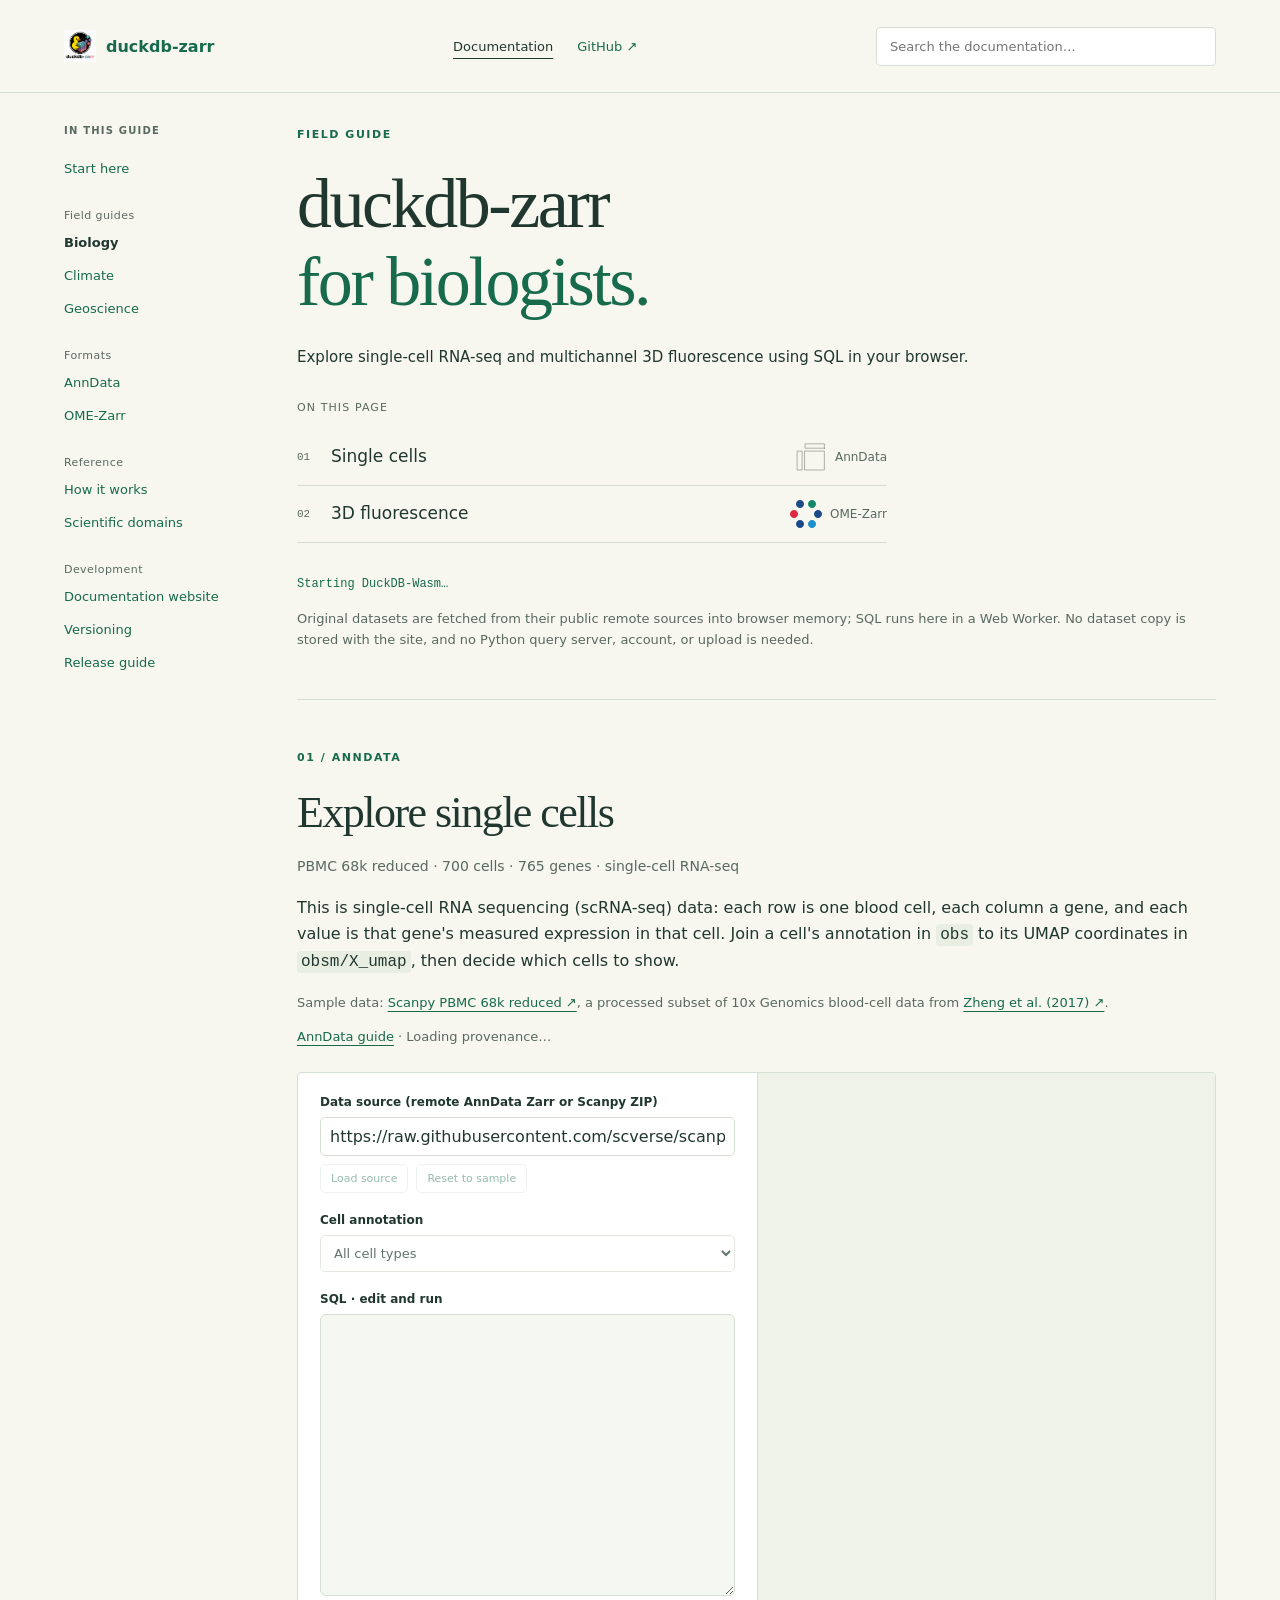
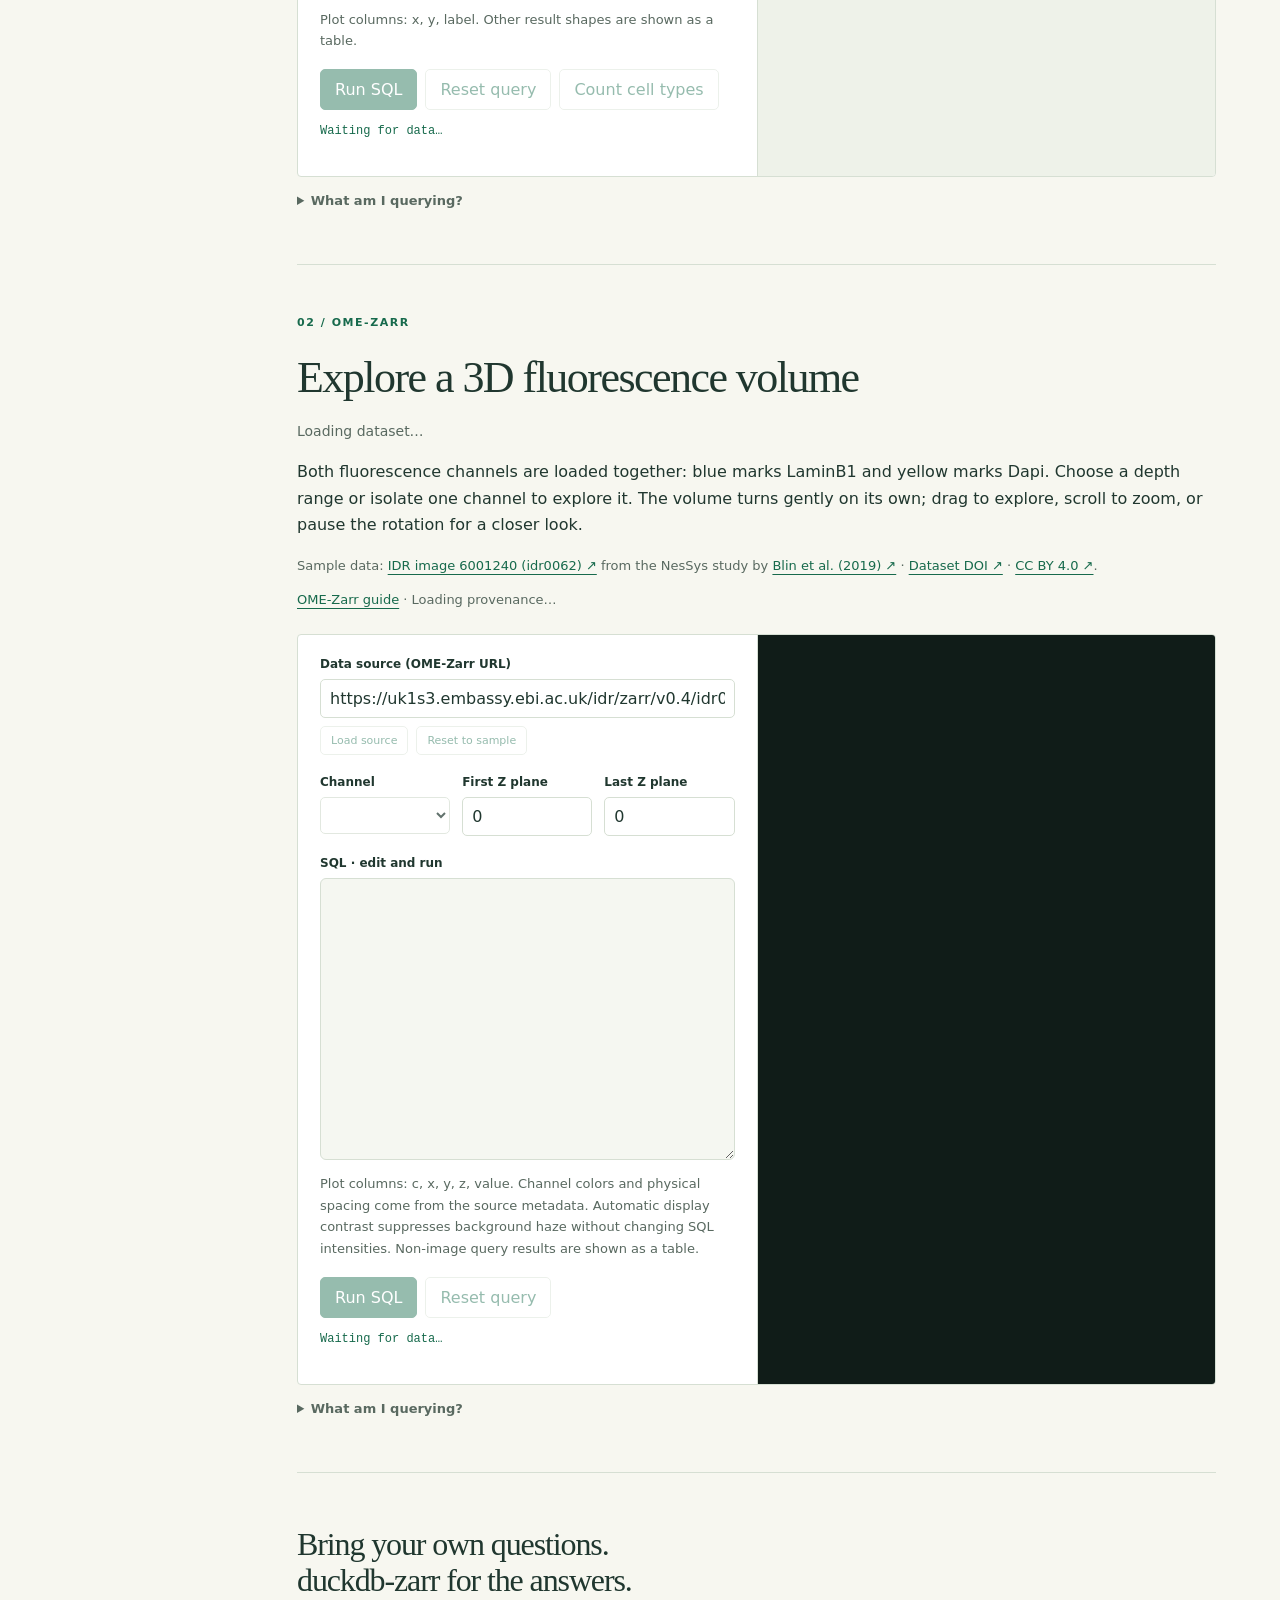
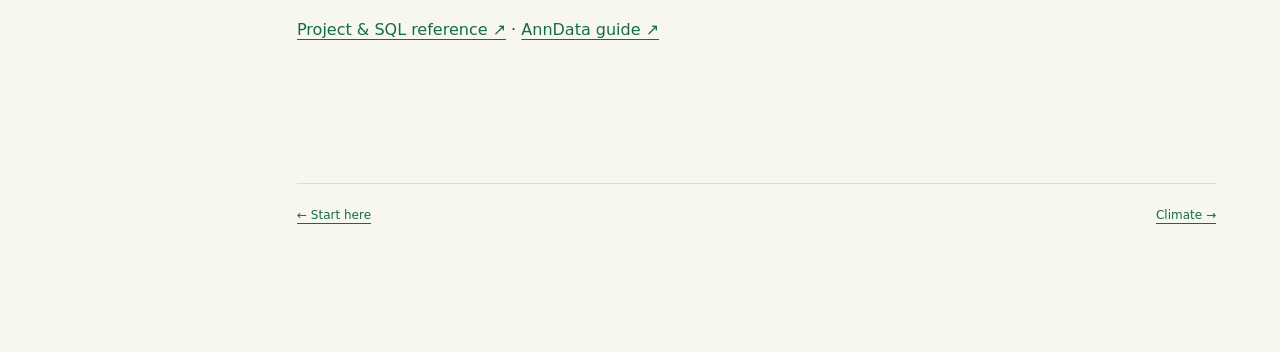
<file: biology/index.html>
<!doctype html>
<html lang="en">
<head>
  <meta charset="utf-8">
  <meta name="viewport" content="width=device-width, initial-scale=1">
  <meta name="description" content="Query scientific Zarr arrays with DuckDB and SQL.">
  <title>Biology · duckdb-zarr documentation</title>
  <script type="module" crossorigin src="./assets/index-2WEIjKTj.js"></script>
<link rel="stylesheet" crossorigin href="./assets/index-Bbk-DdyB.css">
  <link rel="stylesheet" href="../site.css">
  <script src="../site.js" data-site-root="../" data-search-url="../search/search_index.json" defer></script>
</head>
<body>

<a class="skip-link" href="#main-content">Skip to content</a>
<header class="project-header">
  <a class="wordmark" href="../"><img class="brand-logo" src="../images/logo.png" alt="" width="32" height="32">duckdb-zarr</a>
  <nav class="project-links" aria-label="Project navigation">
    <a href="../" aria-current="true">Documentation</a>
    <a href="https://github.com/xqlsystems/duckdb-zarr">GitHub ↗</a>
  </nav>
  <div class="docs-tools">
    <button type="button" class="guides-toggle" aria-expanded="false" aria-controls="guide-nav">Browse guides</button>
    <form class="docs-search" role="search">
      <label class="sr-only" for="docs-search-input">Search documentation</label>
      <input id="docs-search-input" type="search" placeholder="Search the documentation…" autocomplete="off" aria-controls="search-results">
      <div id="search-results" class="search-results" role="region" aria-label="Search results" aria-live="polite" hidden></div>
    </form>
  </div>
</header>
<div class="docs-layout biology-layout">
  <aside id="guide-nav" class="guide-nav">
    <nav aria-label="Documentation guides">
      <p class="nav-heading">In this guide</p>
      <ul>
  
  <li>
    <a href="..">Start here</a>
    
  </li>
  
  <li>
    <span class="guide-group">Field guides</span>
    <ul>
  
  <li>
    <a href="./" aria-current="page">Biology</a>
    
  </li>
  
  <li>
    <a href="../examples/climate/">Climate</a>
    
  </li>
  
  <li>
    <a href="../examples/geoscience/">Geoscience</a>
    
  </li>
  
</ul>
    
  </li>
  
  <li>
    <span class="guide-group">Formats</span>
    <ul>
  
  <li>
    <a href="../anndata/">AnnData</a>
    
  </li>
  
  <li>
    <a href="../ome-zarr/">OME-Zarr</a>
    
  </li>
  
</ul>
    
  </li>
  
  <li>
    <span class="guide-group">Reference</span>
    <ul>
  
  <li>
    <a href="../design/">How it works</a>
    
  </li>
  
  <li>
    <a href="../domains/">Scientific domains</a>
    
  </li>
  
</ul>
    
  </li>
  
  <li>
    <span class="guide-group">Development</span>
    <ul>
  
  <li>
    <a href="../website/">Documentation website</a>
    
  </li>
  
  <li>
    <a href="../versioning/">Versioning</a>
    
  </li>
  
  <li>
    <a href="../community-extension-release/">Release guide</a>
    
  </li>
  
</ul>
    
  </li>
  
</ul>
    </nav>
  </aside>
  <main id="main-content" class="biology-content" tabindex="-1">
    <p class="eyebrow">field guide</p>
    <div id="top">
    <section class="intro">
      <div class="intro-opening">
        <div class="intro-copy">
          <h1>duckdb-zarr<br><span>for biologists.</span></h1>
          <p class="example-subtitle">Explore single-cell RNA-seq and multichannel 3D fluorescence using SQL in your browser.</p>
        </div>
        <nav class="contents" aria-label="On this page">
          <p class="contents-heading">On this page</p>
          <ol>
            <li><a href="#anndata"><span class="contents-number">01</span><span class="contents-title">Single cells</span><span class="contents-format"><img class="contents-logo" src="./logos/anndata.svg" width="32" height="32" alt="">AnnData</span></a></li>
            <li><a href="#ome"><span class="contents-number">02</span><span class="contents-title">3D fluorescence</span><span class="contents-format"><img class="contents-logo" src="./logos/ome.svg" width="32" height="32" alt="">OME-Zarr</span></a></li>
          </ol>
        </nav>
      </div>
      <p id="runtime" role="status">Starting DuckDB-Wasm…</p>
      <p class="note">Original datasets are fetched from their public remote sources into browser memory; SQL runs here in a Web Worker. No dataset copy is stored with the site, and no Python query server, account, or upload is needed.</p>
    </section>

    <section id="anndata" class="demo" aria-labelledby="anndata-title">
      <div class="section-heading"><p class="eyebrow">01 / AnnData</p><h2 id="anndata-title">Explore single cells</h2><p>PBMC 68k reduced · 700 cells · 765 genes · single-cell RNA-seq</p></div>
      <p>This is single-cell RNA sequencing (scRNA-seq) data: each row is one blood cell, each column a gene, and each value is that gene's measured expression in that cell. Join a cell's annotation in <code>obs</code> to its UMAP coordinates in <code>obsm/X_umap</code>, then decide which cells to show.</p>
      <p class="source dataset-source">Sample data: <a href="https://scanpy.readthedocs.io/en/latest/api/generated/scanpy.datasets.pbmc68k_reduced.html">Scanpy PBMC 68k reduced ↗</a>, a processed subset of 10x Genomics blood-cell data from <a href="https://doi.org/10.1038/ncomms14049">Zheng et al. (2017) ↗</a>.</p>
      <p class="source"><a href="../anndata/">AnnData guide</a> · <span id="anndata-provenance">Loading provenance…</span></p>
      <div class="workspace"><div class="query-pane">
        <div class="controls"><div><label for="anndata-source">Data source (remote AnnData Zarr or Scanpy ZIP)</label><input id="anndata-source" type="text" placeholder="https://…/dataset.zarr or the pinned Scanpy ZIP" disabled></div></div>
        <div class="actions compact"><button id="anndata-load-source" class="secondary" disabled>Load source</button><button id="anndata-source-reset" class="secondary" disabled>Reset to sample</button></div>
        <label for="anndata-filter">Cell annotation</label><select id="anndata-filter" disabled><option value="">All cell types</option></select>
        <label for="anndata-sql">SQL · edit and run</label><textarea id="anndata-sql" spellcheck="false" aria-describedby="anndata-contract"></textarea>
        <p id="anndata-contract" class="note">Plot columns: x, y, label. Other result shapes are shown as a table.</p>
        <div class="actions"><button id="anndata-run" disabled>Run SQL</button><button id="anndata-reset" class="secondary" disabled>Reset query</button><button id="anndata-stats" class="secondary" disabled>Count cell types</button></div>
        <p id="anndata-status" role="status">Waiting for data…</p>
      </div><div id="anndata-plot" class="plot" aria-label="Interactive UMAP"></div></div>
      <div id="anndata-results" class="results" tabindex="0" aria-label="AnnData query results"></div>
      <details><summary>What am I querying?</summary><p><code>pbmc_obs</code> reads the annotations; <code>pbmc_coordinates</code> reads the two embedding components. These are SQL views over Zarr, not precomputed JSON points. The source already contains this UMAP; the browser uses it unchanged. A UMAP axis is an embedding coordinate, not a physical distance. <code>cell_type</code> (aliasing the source's <code>bulk_labels</code>) comes from matching each cell's expression profile to reference bulk RNA-seq expression from sorted immune-cell populations — it is an annotation derived from the data, not ground truth from a separate assay. Point "Data source" at another AnnData Zarr store with the same <code>obs</code>/<code>obsm/X_umap</code> layout (e.g. hosted on S3/HTTPS with CORS enabled) to explore it instead; the query views are rebuilt against whatever URL you load.</p></details>
    </section>

    <section id="ome" class="demo" aria-labelledby="ome-title">
      <div class="section-heading"><p class="eyebrow">02 / OME-Zarr</p><h2 id="ome-title">Explore a 3D fluorescence volume</h2><p id="ome-dataset-label">Loading dataset…</p></div>
      <p>Both fluorescence channels are loaded together: blue marks LaminB1 and yellow marks Dapi. Choose a depth range or isolate one channel to explore it. The volume turns gently on its own; drag to explore, scroll to zoom, or pause the rotation for a closer look.</p>
      <p class="source dataset-source">Sample data: <a href="https://idr.openmicroscopy.org/webclient/img_detail/6001240/">IDR image 6001240 (idr0062) ↗</a> from the NesSys study by <a href="https://doi.org/10.1371/journal.pbio.3000388">Blin et al. (2019) ↗</a> · <a href="https://doi.org/10.17867/10000125">Dataset DOI ↗</a> · <a href="https://creativecommons.org/licenses/by/4.0/">CC BY 4.0 ↗</a>.</p>
      <p class="source"><a href="../ome-zarr/">OME-Zarr guide</a> · <span id="ome-provenance">Loading provenance…</span></p>
      <div class="workspace"><div class="query-pane">
        <div class="controls"><div><label for="ome-source">Data source (OME-Zarr URL)</label><input id="ome-source" type="text" placeholder="https://…/image.ome.zarr" disabled></div></div>
        <div class="actions compact"><button id="ome-load-source" class="secondary" disabled>Load source</button><button id="ome-source-reset" class="secondary" disabled>Reset to sample</button></div>
        <div class="controls"><div><label for="ome-channel">Channel</label><select id="ome-channel" disabled></select></div><div><label for="ome-zmin">First Z plane</label><input id="ome-zmin" type="number" min="0" value="0" disabled></div><div><label for="ome-zmax">Last Z plane</label><input id="ome-zmax" type="number" min="0" value="0" disabled></div></div>
        <label for="ome-sql">SQL · edit and run</label><textarea id="ome-sql" spellcheck="false" aria-describedby="ome-contract"></textarea>
        <p id="ome-contract" class="note">Plot columns: c, x, y, z, value. Channel colors and physical spacing come from the source metadata. Automatic display contrast suppresses background haze without changing SQL intensities. Non-image query results are shown as a table.</p>
        <div class="actions"><button id="ome-run" disabled>Run SQL</button><button id="ome-reset" class="secondary" disabled>Reset query</button></div>
        <p id="ome-status" role="status">Waiting for data…</p>
      </div><div id="ome-plot" class="plot volume" aria-label="Rotatable 3D fluorescence volume"></div></div>
      <div id="ome-results" class="results" tabindex="0" aria-label="OME-Zarr query results"></div>
      <details><summary>What am I querying?</summary><p id="ome-detail">Loading provenance…</p></details>
    </section>
    <footer><h2>Bring your own questions.<br><span class="closing-answer">duckdb-zarr for the answers.</span></h2><p><a href="https://github.com/xqlsystems/duckdb-zarr">Project & SQL reference ↗</a> · <a href="https://github.com/xqlsystems/duckdb-zarr/blob/main/docs/anndata.md">AnnData guide ↗</a></p><p id="provenance" class="note"></p></footer>
  </div>
    <footer class="page-footer">
      <a href="..">← Start here</a>
      <a href="../examples/climate/">Climate →</a>
    </footer>
  </main>
  
</div>
</body>
</html>
</file>
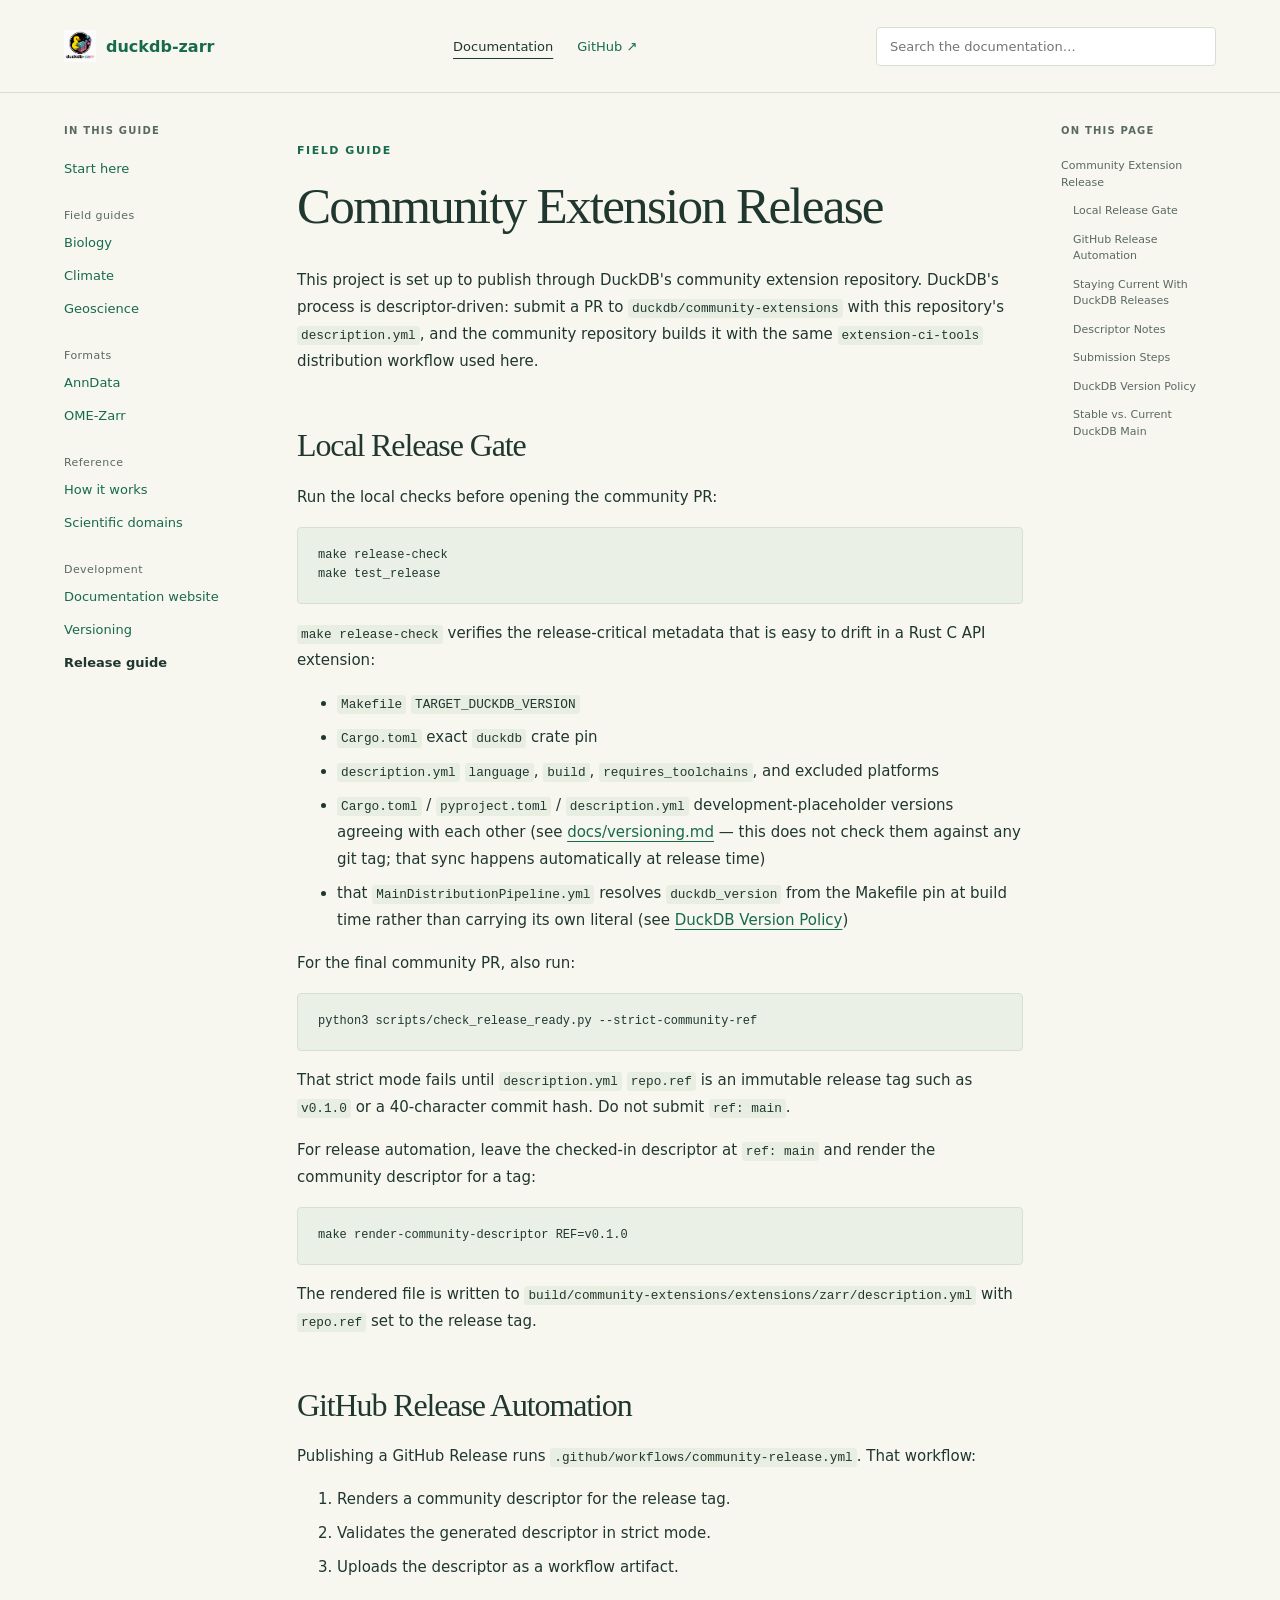
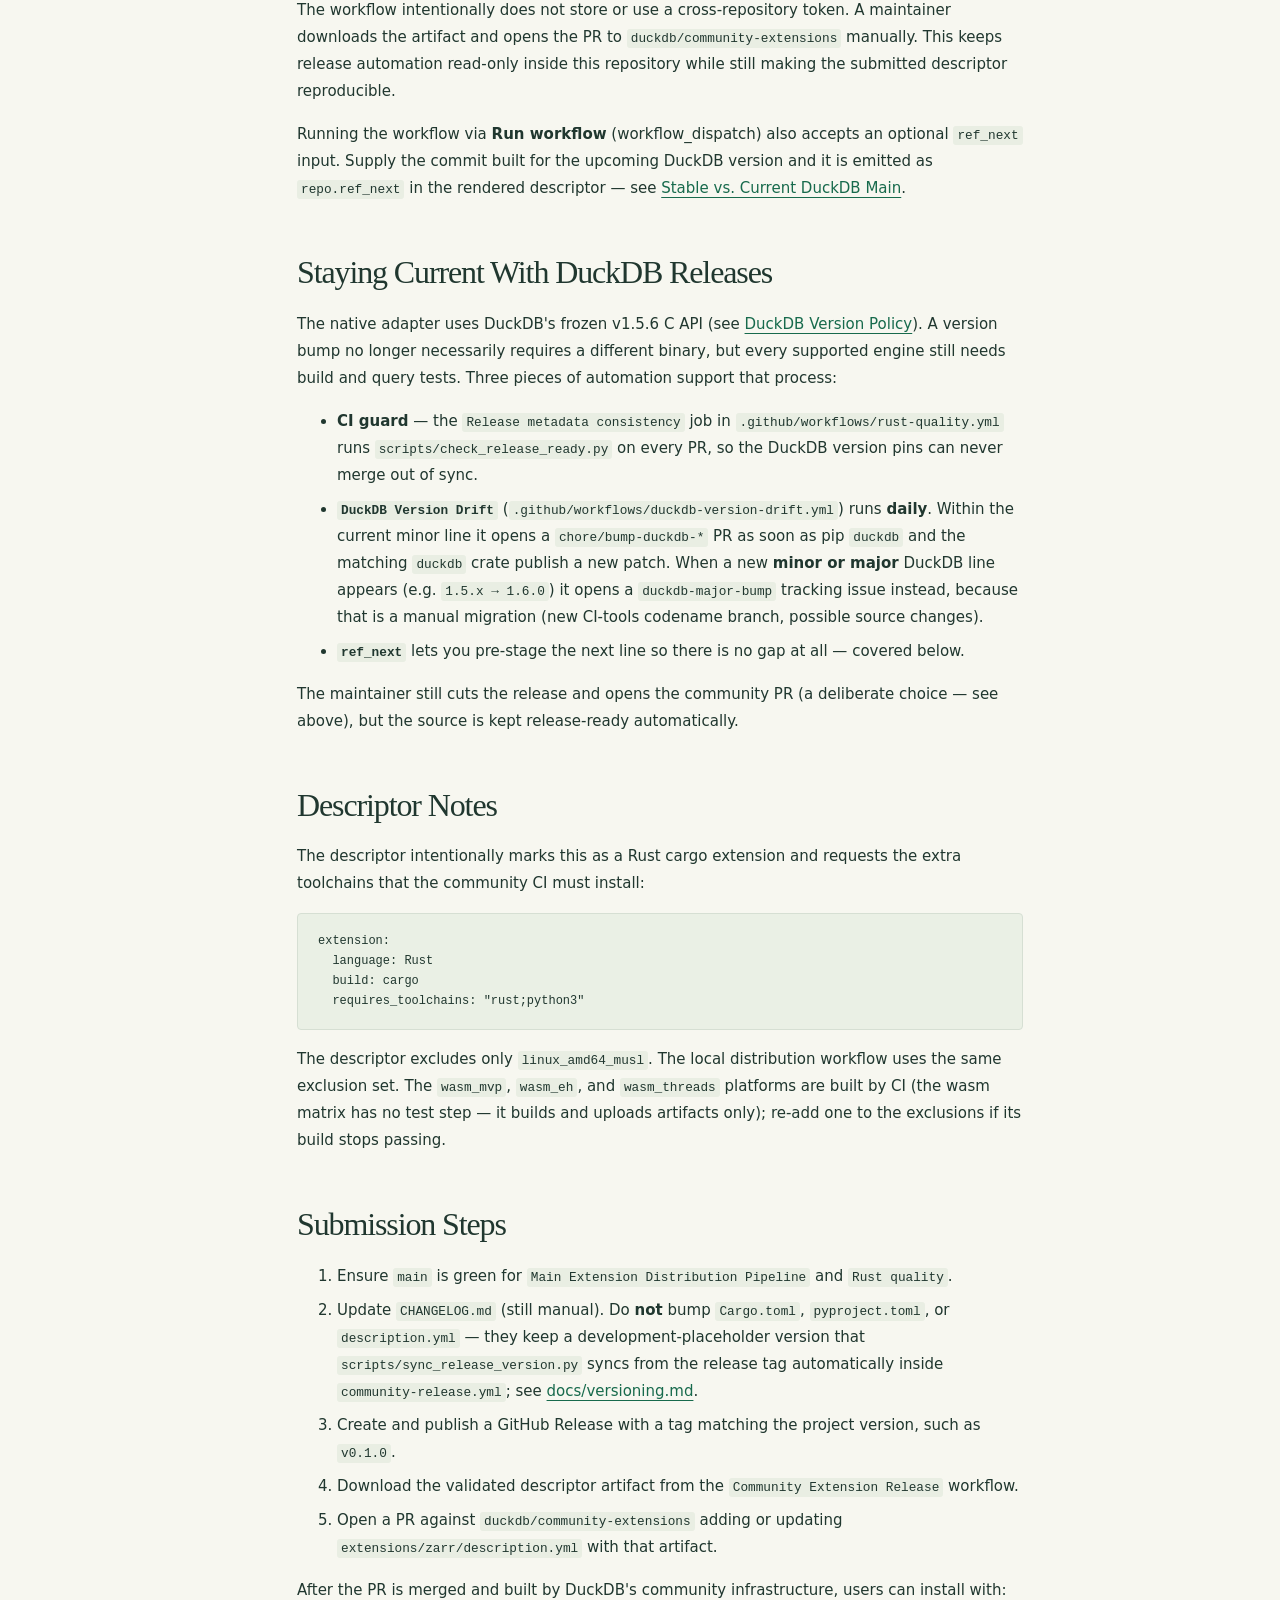
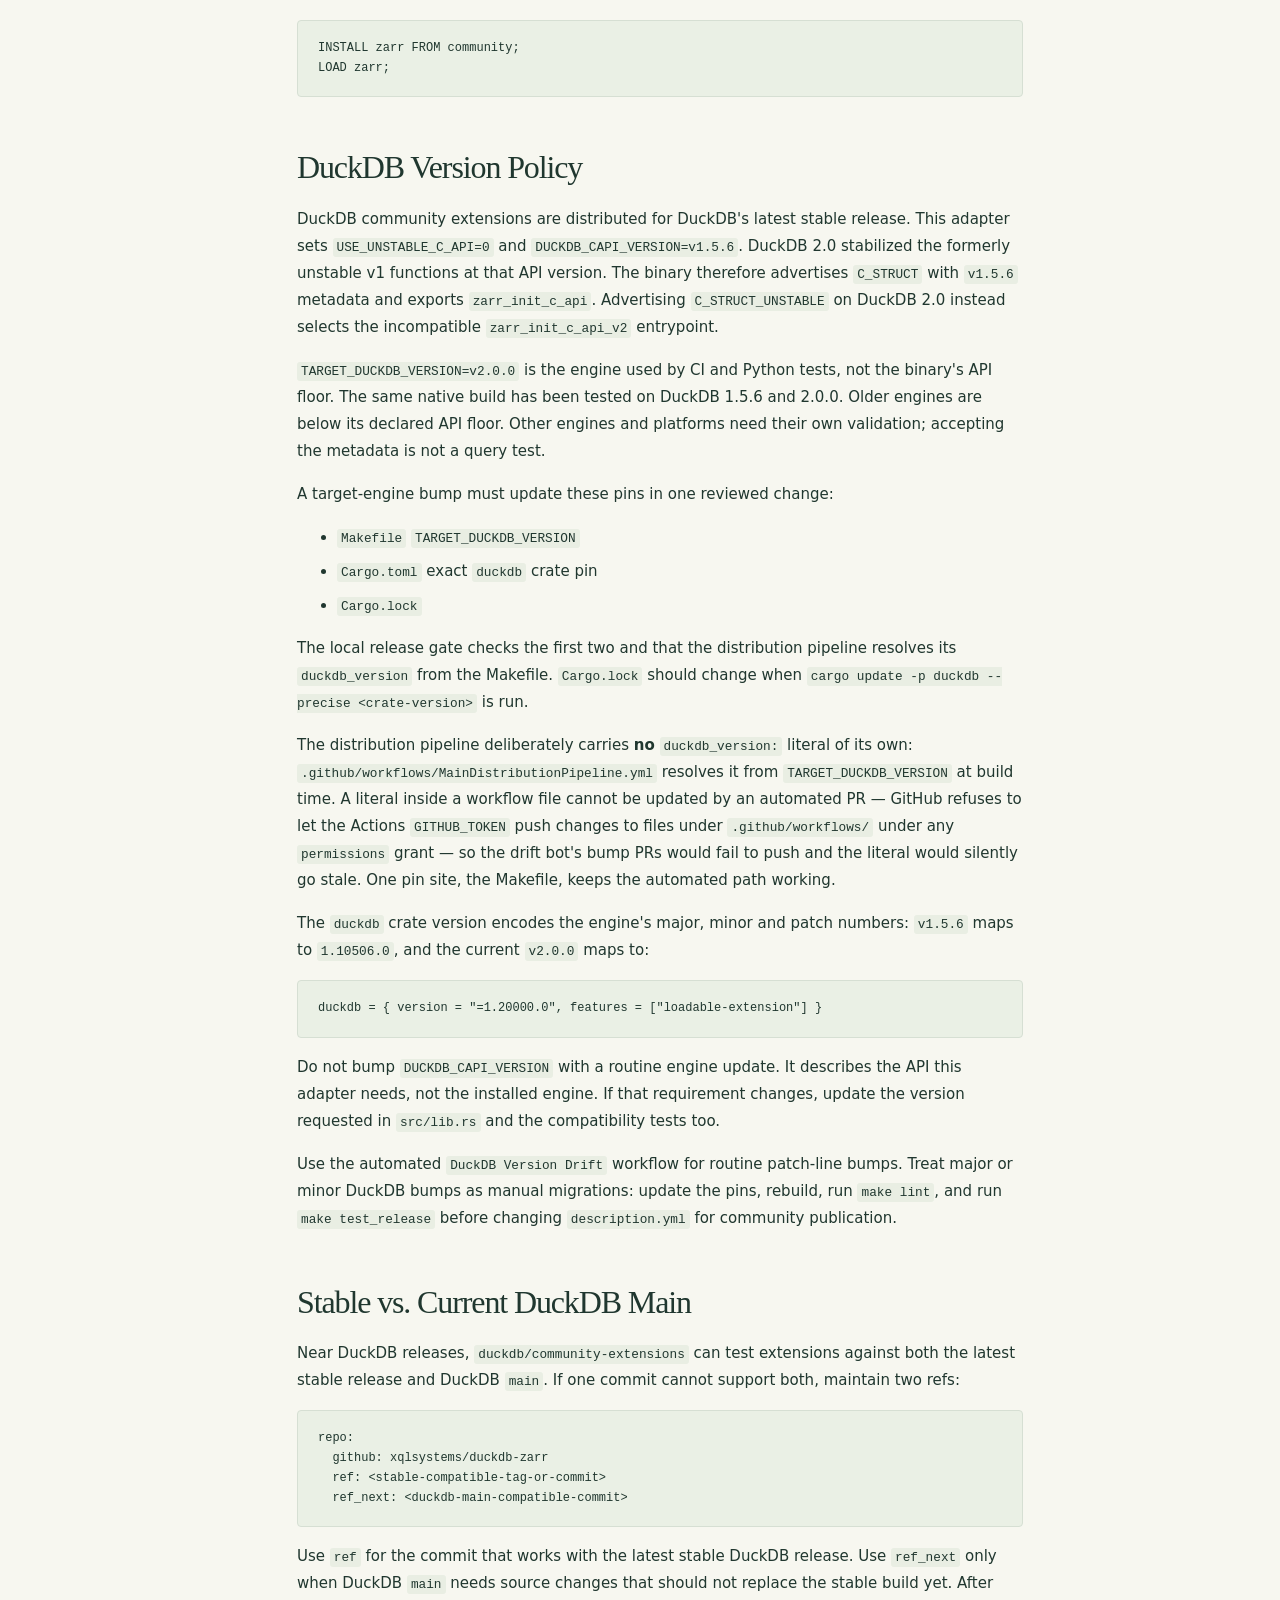
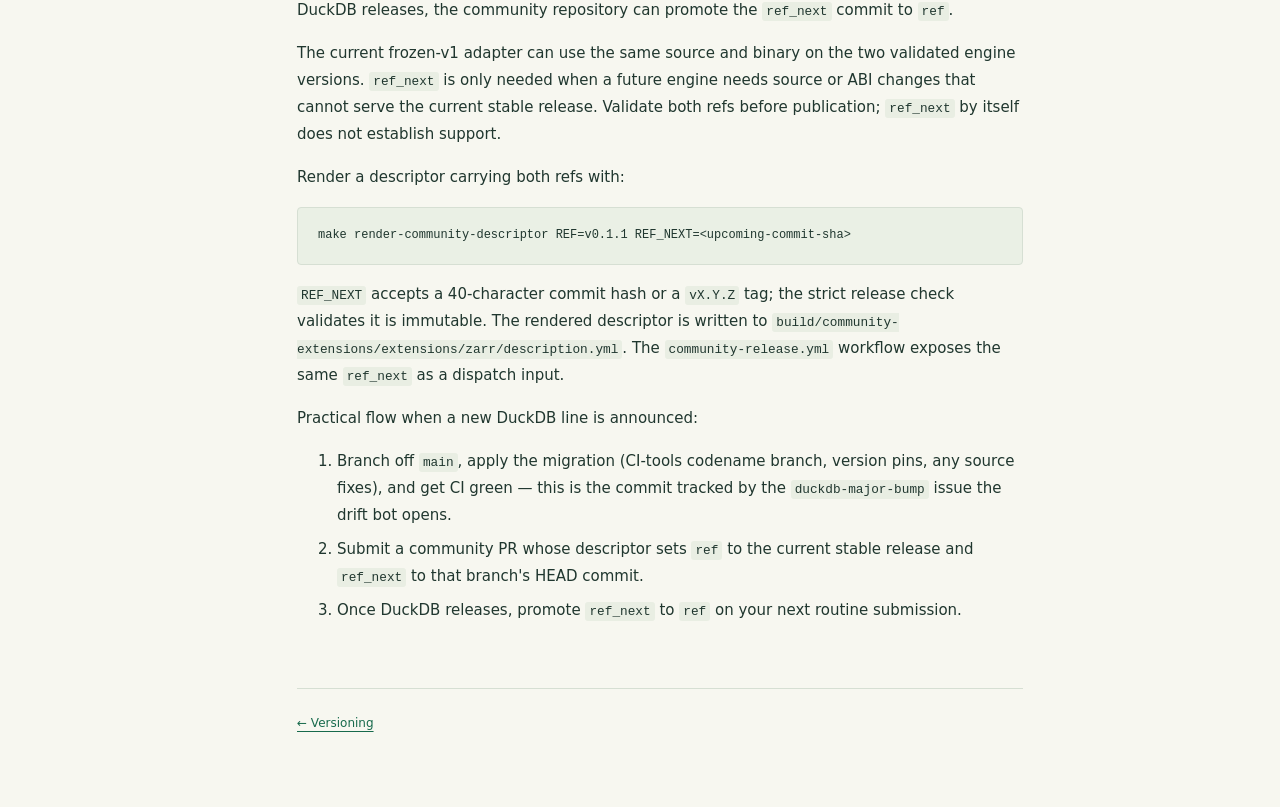
<file: community-extension-release/index.html>
<!doctype html>
<html lang="en">
<head>
  <meta charset="utf-8">
  <meta name="viewport" content="width=device-width, initial-scale=1">
  <meta name="description" content="Query scientific Zarr arrays with DuckDB and SQL.">
  <title>Release guide · duckdb-zarr documentation</title>
  
  <link rel="stylesheet" href="../site.css">
  <script src="../site.js" data-site-root="../" data-search-url="../search/search_index.json" defer></script>
</head>
<body>

<a class="skip-link" href="#main-content">Skip to content</a>
<header class="project-header">
  <a class="wordmark" href="../"><img class="brand-logo" src="../images/logo.png" alt="" width="32" height="32">duckdb-zarr</a>
  <nav class="project-links" aria-label="Project navigation">
    <a href="../" aria-current="true">Documentation</a>
    <a href="https://github.com/xqlsystems/duckdb-zarr">GitHub ↗</a>
  </nav>
  <div class="docs-tools">
    <button type="button" class="guides-toggle" aria-expanded="false" aria-controls="guide-nav">Browse guides</button>
    <form class="docs-search" role="search">
      <label class="sr-only" for="docs-search-input">Search documentation</label>
      <input id="docs-search-input" type="search" placeholder="Search the documentation…" autocomplete="off" aria-controls="search-results">
      <div id="search-results" class="search-results" role="region" aria-label="Search results" aria-live="polite" hidden></div>
    </form>
  </div>
</header>
<div class="docs-layout">
  <aside id="guide-nav" class="guide-nav">
    <nav aria-label="Documentation guides">
      <p class="nav-heading">In this guide</p>
      <ul>
  
  <li>
    <a href="..">Start here</a>
    
  </li>
  
  <li>
    <span class="guide-group">Field guides</span>
    <ul>
  
  <li>
    <a href="../biology/">Biology</a>
    
  </li>
  
  <li>
    <a href="../examples/climate/">Climate</a>
    
  </li>
  
  <li>
    <a href="../examples/geoscience/">Geoscience</a>
    
  </li>
  
</ul>
    
  </li>
  
  <li>
    <span class="guide-group">Formats</span>
    <ul>
  
  <li>
    <a href="../anndata/">AnnData</a>
    
  </li>
  
  <li>
    <a href="../ome-zarr/">OME-Zarr</a>
    
  </li>
  
</ul>
    
  </li>
  
  <li>
    <span class="guide-group">Reference</span>
    <ul>
  
  <li>
    <a href="../design/">How it works</a>
    
  </li>
  
  <li>
    <a href="../domains/">Scientific domains</a>
    
  </li>
  
</ul>
    
  </li>
  
  <li>
    <span class="guide-group">Development</span>
    <ul>
  
  <li>
    <a href="../website/">Documentation website</a>
    
  </li>
  
  <li>
    <a href="../versioning/">Versioning</a>
    
  </li>
  
  <li>
    <a href="./" aria-current="page">Release guide</a>
    
  </li>
  
</ul>
    
  </li>
  
</ul>
    </nav>
  </aside>
  <main id="main-content" class="docs-content" tabindex="-1">
    <p class="eyebrow">field guide</p>
    <h1 id="community-extension-release">Community Extension Release<a class="headerlink" href="#community-extension-release" title="Permanent link">&para;</a></h1>
<p>This project is set up to publish through DuckDB's community extension repository.
DuckDB's process is descriptor-driven: submit a PR to <code>duckdb/community-extensions</code>
with this repository's <code>description.yml</code>, and the community repository builds it
with the same <code>extension-ci-tools</code> distribution workflow used here.</p>
<h2 id="local-release-gate">Local Release Gate<a class="headerlink" href="#local-release-gate" title="Permanent link">&para;</a></h2>
<p>Run the local checks before opening the community PR:</p>
<pre><code class="language-sh">make release-check
make test_release
</code></pre>
<p><code>make release-check</code> verifies the release-critical metadata that is easy to drift
in a Rust C API extension:</p>
<ul>
<li><code>Makefile</code> <code>TARGET_DUCKDB_VERSION</code></li>
<li><code>Cargo.toml</code> exact <code>duckdb</code> crate pin</li>
<li><code>description.yml</code> <code>language</code>, <code>build</code>, <code>requires_toolchains</code>, and excluded
  platforms</li>
<li><code>Cargo.toml</code> / <code>pyproject.toml</code> / <code>description.yml</code> development-placeholder
  versions agreeing with each other (see
  <a href="../versioning/">docs/versioning.md</a> — this does not check them against any
  git tag; that sync happens automatically at release time)</li>
<li>that <code>MainDistributionPipeline.yml</code> resolves <code>duckdb_version</code> from the
  Makefile pin at build time rather than carrying its own literal (see
  <a href="#duckdb-version-policy">DuckDB Version Policy</a>)</li>
</ul>
<p>For the final community PR, also run:</p>
<pre><code class="language-sh">python3 scripts/check_release_ready.py --strict-community-ref
</code></pre>
<p>That strict mode fails until <code>description.yml</code> <code>repo.ref</code> is an immutable release
tag such as <code>v0.1.0</code> or a 40-character commit hash. Do not submit <code>ref: main</code>.</p>
<p>For release automation, leave the checked-in descriptor at <code>ref: main</code> and
render the community descriptor for a tag:</p>
<pre><code class="language-sh">make render-community-descriptor REF=v0.1.0
</code></pre>
<p>The rendered file is written to
<code>build/community-extensions/extensions/zarr/description.yml</code> with
<code>repo.ref</code> set to the release tag.</p>
<h2 id="github-release-automation">GitHub Release Automation<a class="headerlink" href="#github-release-automation" title="Permanent link">&para;</a></h2>
<p>Publishing a GitHub Release runs <code>.github/workflows/community-release.yml</code>.
That workflow:</p>
<ol>
<li>Renders a community descriptor for the release tag.</li>
<li>Validates the generated descriptor in strict mode.</li>
<li>Uploads the descriptor as a workflow artifact.</li>
</ol>
<p>The workflow intentionally does not store or use a cross-repository token. A
maintainer downloads the artifact and opens the PR to
<code>duckdb/community-extensions</code> manually. This keeps release automation read-only
inside this repository while still making the submitted descriptor reproducible.</p>
<p>Running the workflow via <strong>Run workflow</strong> (workflow_dispatch) also accepts an
optional <code>ref_next</code> input. Supply the commit built for the upcoming DuckDB
version and it is emitted as <code>repo.ref_next</code> in the rendered descriptor — see
<a href="#stable-vs-current-duckdb-main">Stable vs. Current DuckDB Main</a>.</p>
<h2 id="staying-current-with-duckdb-releases">Staying Current With DuckDB Releases<a class="headerlink" href="#staying-current-with-duckdb-releases" title="Permanent link">&para;</a></h2>
<p>The native adapter uses DuckDB's frozen v1.5.6 C API (see
<a href="#duckdb-version-policy">DuckDB Version Policy</a>). A version bump no longer
necessarily requires a different binary, but every supported engine still needs
build and query tests. Three pieces of automation support that process:</p>
<ul>
<li><strong>CI guard</strong> — the <code>Release metadata consistency</code> job in
  <code>.github/workflows/rust-quality.yml</code> runs <code>scripts/check_release_ready.py</code> on
  every PR, so the DuckDB version pins can never merge out of sync.</li>
<li><strong><code>DuckDB Version Drift</code></strong> (<code>.github/workflows/duckdb-version-drift.yml</code>) runs
  <strong>daily</strong>. Within the current minor line it opens a <code>chore/bump-duckdb-*</code> PR
  as soon as pip <code>duckdb</code> and the matching <code>duckdb</code> crate publish a new patch.
  When a new <strong>minor or major</strong> DuckDB line appears (e.g. <code>1.5.x → 1.6.0</code>) it
  opens a <code>duckdb-major-bump</code> tracking issue instead, because that is a manual
  migration (new CI-tools codename branch, possible source changes).</li>
<li><strong><code>ref_next</code></strong> lets you pre-stage the next line so there is <em>no</em> gap at all —
  covered below.</li>
</ul>
<p>The maintainer still cuts the release and opens the community PR (a deliberate
choice — see above), but the source is kept release-ready automatically.</p>
<h2 id="descriptor-notes">Descriptor Notes<a class="headerlink" href="#descriptor-notes" title="Permanent link">&para;</a></h2>
<p>The descriptor intentionally marks this as a Rust cargo extension and requests
the extra toolchains that the community CI must install:</p>
<pre><code class="language-yaml">extension:
  language: Rust
  build: cargo
  requires_toolchains: &quot;rust;python3&quot;
</code></pre>
<p>The descriptor excludes only <code>linux_amd64_musl</code>. The local distribution workflow
uses the same exclusion set. The <code>wasm_mvp</code>, <code>wasm_eh</code>, and <code>wasm_threads</code>
platforms are built by CI (the wasm matrix has no test step — it builds and
uploads artifacts only); re-add one to the exclusions if its build stops
passing.</p>
<h2 id="submission-steps">Submission Steps<a class="headerlink" href="#submission-steps" title="Permanent link">&para;</a></h2>
<ol>
<li>Ensure <code>main</code> is green for <code>Main Extension Distribution Pipeline</code> and
   <code>Rust quality</code>.</li>
<li>Update <code>CHANGELOG.md</code> (still manual). Do <strong>not</strong> bump <code>Cargo.toml</code>,
   <code>pyproject.toml</code>, or <code>description.yml</code> — they keep a development-placeholder
   version that <code>scripts/sync_release_version.py</code> syncs from the release tag
   automatically inside <code>community-release.yml</code>; see
   <a href="../versioning/">docs/versioning.md</a>.</li>
<li>Create and publish a GitHub Release with a tag matching the project version,
   such as <code>v0.1.0</code>.</li>
<li>Download the validated descriptor artifact from the <code>Community Extension
   Release</code> workflow.</li>
<li>Open a PR against <code>duckdb/community-extensions</code> adding or updating
   <code>extensions/zarr/description.yml</code> with that artifact.</li>
</ol>
<p>After the PR is merged and built by DuckDB's community infrastructure, users can
install with:</p>
<pre><code class="language-sql">INSTALL zarr FROM community;
LOAD zarr;
</code></pre>
<h2 id="duckdb-version-policy">DuckDB Version Policy<a class="headerlink" href="#duckdb-version-policy" title="Permanent link">&para;</a></h2>
<p>DuckDB community extensions are distributed for DuckDB's latest stable release.
This adapter sets <code>USE_UNSTABLE_C_API=0</code> and <code>DUCKDB_CAPI_VERSION=v1.5.6</code>.
DuckDB 2.0 stabilized the formerly unstable v1 functions at that API version.
The binary therefore advertises <code>C_STRUCT</code> with <code>v1.5.6</code> metadata and exports
<code>zarr_init_c_api</code>. Advertising <code>C_STRUCT_UNSTABLE</code> on DuckDB 2.0 instead selects
the incompatible <code>zarr_init_c_api_v2</code> entrypoint.</p>
<p><code>TARGET_DUCKDB_VERSION=v2.0.0</code> is the engine used by CI and Python tests, not
the binary's API floor. The same native build has been tested on DuckDB 1.5.6
and 2.0.0. Older engines are below its declared API floor. Other engines and
platforms need their own validation; accepting the metadata is not a query test.</p>
<p>A target-engine bump must update these pins in one reviewed change:</p>
<ul>
<li><code>Makefile</code> <code>TARGET_DUCKDB_VERSION</code></li>
<li><code>Cargo.toml</code> exact <code>duckdb</code> crate pin</li>
<li><code>Cargo.lock</code></li>
</ul>
<p>The local release gate checks the first two and that the distribution pipeline
resolves its <code>duckdb_version</code> from the Makefile. <code>Cargo.lock</code> should change when
<code>cargo update -p duckdb --precise &lt;crate-version&gt;</code> is run.</p>
<p>The distribution pipeline deliberately carries <strong>no</strong> <code>duckdb_version:</code> literal
of its own: <code>.github/workflows/MainDistributionPipeline.yml</code> resolves it from
<code>TARGET_DUCKDB_VERSION</code> at build time. A literal inside a workflow file cannot
be updated by an automated PR — GitHub refuses to let the Actions <code>GITHUB_TOKEN</code>
push changes to files under <code>.github/workflows/</code> under any <code>permissions</code> grant
— so the drift bot's bump PRs would fail to push and the literal would silently
go stale. One pin site, the Makefile, keeps the automated path working.</p>
<p>The <code>duckdb</code> crate version encodes the engine's major, minor and patch numbers:
<code>v1.5.6</code> maps to <code>1.10506.0</code>, and the current <code>v2.0.0</code> maps to:</p>
<pre><code class="language-toml">duckdb = { version = &quot;=1.20000.0&quot;, features = [&quot;loadable-extension&quot;] }
</code></pre>
<p>Do not bump <code>DUCKDB_CAPI_VERSION</code> with a routine engine update. It describes the
API this adapter needs, not the installed engine. If that requirement changes,
update the version requested in <code>src/lib.rs</code> and the compatibility tests too.</p>
<p>Use the automated <code>DuckDB Version Drift</code> workflow for routine patch-line bumps.
Treat major or minor DuckDB bumps as manual migrations: update the pins, rebuild,
run <code>make lint</code>, and run <code>make test_release</code> before changing <code>description.yml</code>
for community publication.</p>
<h2 id="stable-vs-current-duckdb-main">Stable vs. Current DuckDB Main<a class="headerlink" href="#stable-vs-current-duckdb-main" title="Permanent link">&para;</a></h2>
<p>Near DuckDB releases, <code>duckdb/community-extensions</code> can test extensions against
both the latest stable release and DuckDB <code>main</code>. If one commit cannot support
both, maintain two refs:</p>
<pre><code class="language-yaml">repo:
  github: xqlsystems/duckdb-zarr
  ref: &lt;stable-compatible-tag-or-commit&gt;
  ref_next: &lt;duckdb-main-compatible-commit&gt;
</code></pre>
<p>Use <code>ref</code> for the commit that works with the latest stable DuckDB release. Use
<code>ref_next</code> only when DuckDB <code>main</code> needs source changes that should not replace
the stable build yet. After DuckDB releases, the community repository can promote
the <code>ref_next</code> commit to <code>ref</code>.</p>
<p>The current frozen-v1 adapter can use the same source and binary on the two
validated engine versions. <code>ref_next</code> is only needed when a future engine needs
source or ABI changes that cannot serve the current stable release. Validate
both refs before publication; <code>ref_next</code> by itself does not establish support.</p>
<p>Render a descriptor carrying both refs with:</p>
<pre><code class="language-sh">make render-community-descriptor REF=v0.1.1 REF_NEXT=&lt;upcoming-commit-sha&gt;
</code></pre>
<p><code>REF_NEXT</code> accepts a 40-character commit hash or a <code>vX.Y.Z</code> tag; the strict
release check validates it is immutable. The rendered descriptor is written to
<code>build/community-extensions/extensions/zarr/description.yml</code>. The
<code>community-release.yml</code> workflow exposes the same <code>ref_next</code> as a dispatch input.</p>
<p>Practical flow when a new DuckDB line is announced:</p>
<ol>
<li>Branch off <code>main</code>, apply the migration (CI-tools codename branch, version
   pins, any source fixes), and get CI green — this is the commit tracked by the
   <code>duckdb-major-bump</code> issue the drift bot opens.</li>
<li>Submit a community PR whose descriptor sets <code>ref</code> to the current stable
   release and <code>ref_next</code> to that branch's HEAD commit.</li>
<li>Once DuckDB releases, promote <code>ref_next</code> to <code>ref</code> on your next routine
   submission.</li>
</ol>
    <footer class="page-footer">
      <a href="../versioning/">← Versioning</a>
      
    </footer>
  </main>
  <aside class="page-toc"><nav aria-label="On this page"><p class="nav-heading">On this page</p><ul><li><a href="#community-extension-release">Community Extension Release</a><ul><li><a href="#local-release-gate">Local Release Gate</a></li><li><a href="#github-release-automation">GitHub Release Automation</a></li><li><a href="#staying-current-with-duckdb-releases">Staying Current With DuckDB Releases</a></li><li><a href="#descriptor-notes">Descriptor Notes</a></li><li><a href="#submission-steps">Submission Steps</a></li><li><a href="#duckdb-version-policy">DuckDB Version Policy</a></li><li><a href="#stable-vs-current-duckdb-main">Stable vs. Current DuckDB Main</a></li></ul></li></ul></nav></aside>
</div>
</body>
</html>
</file>
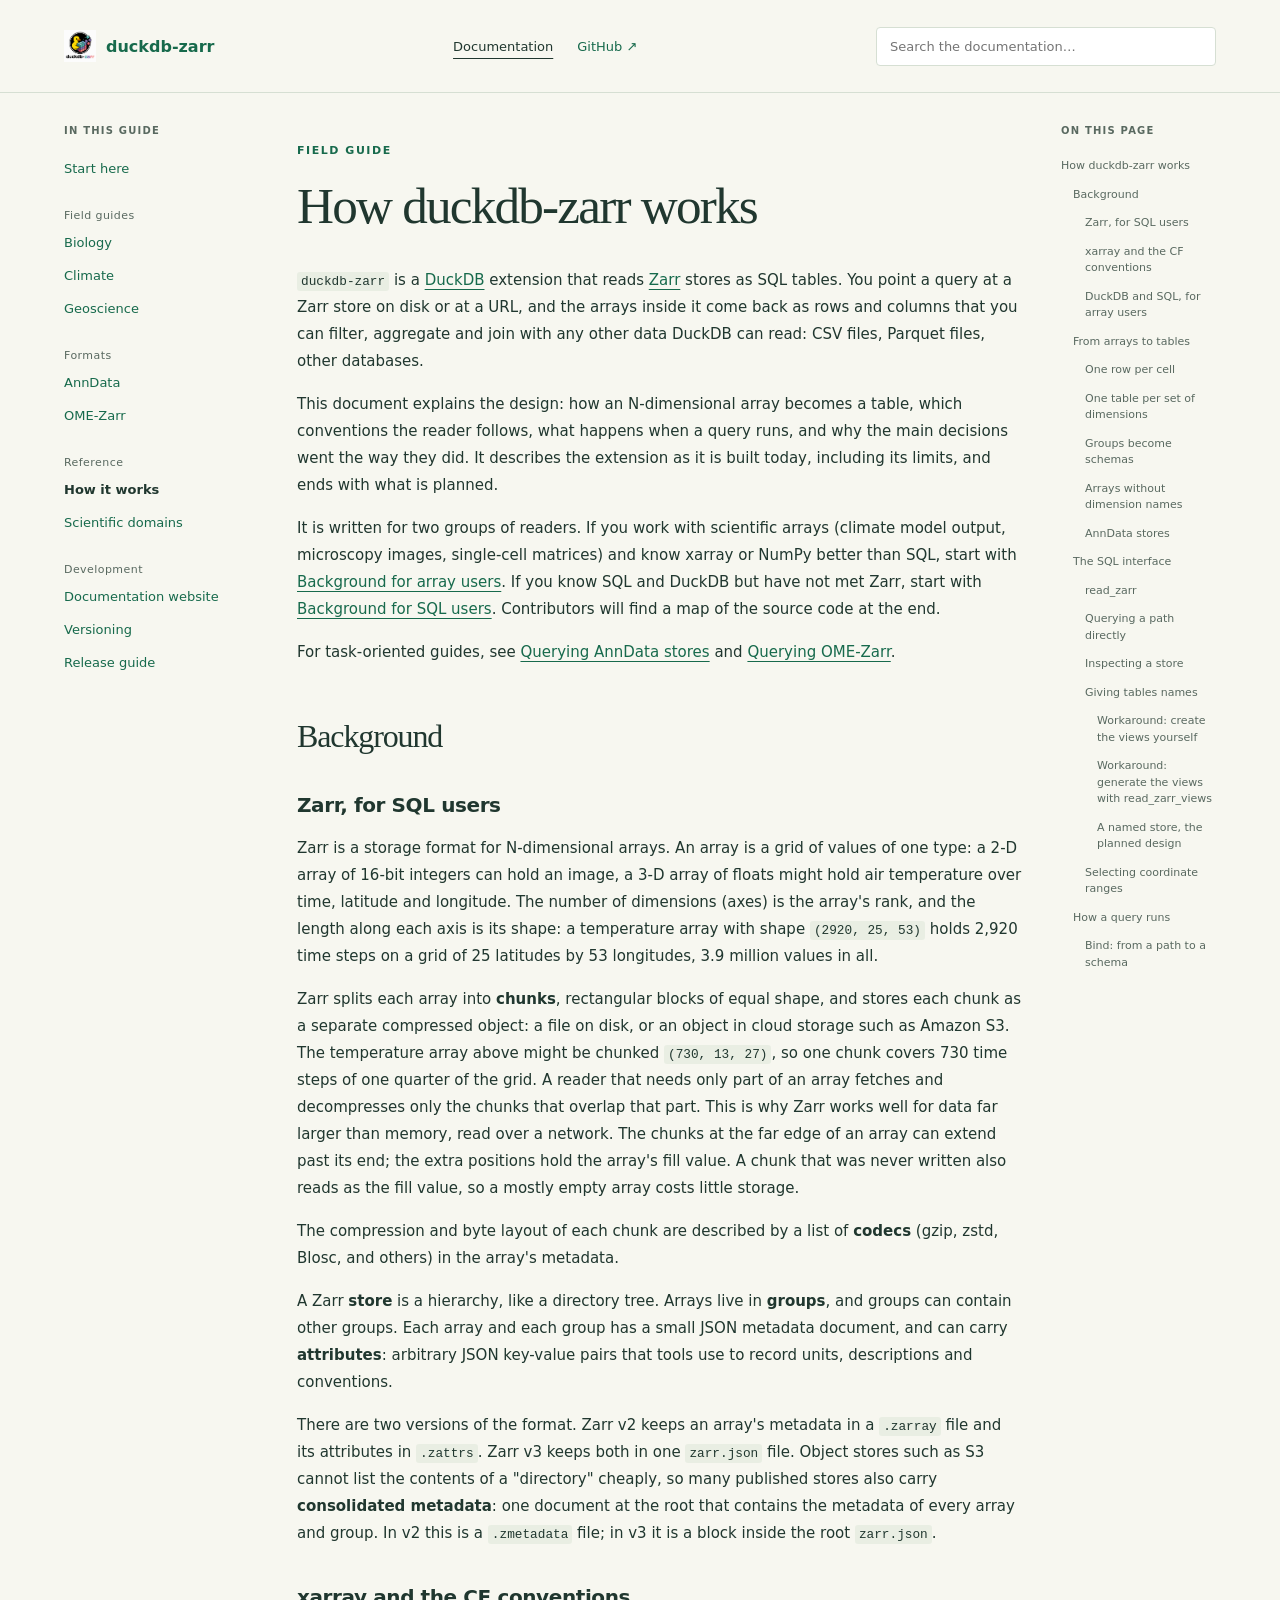
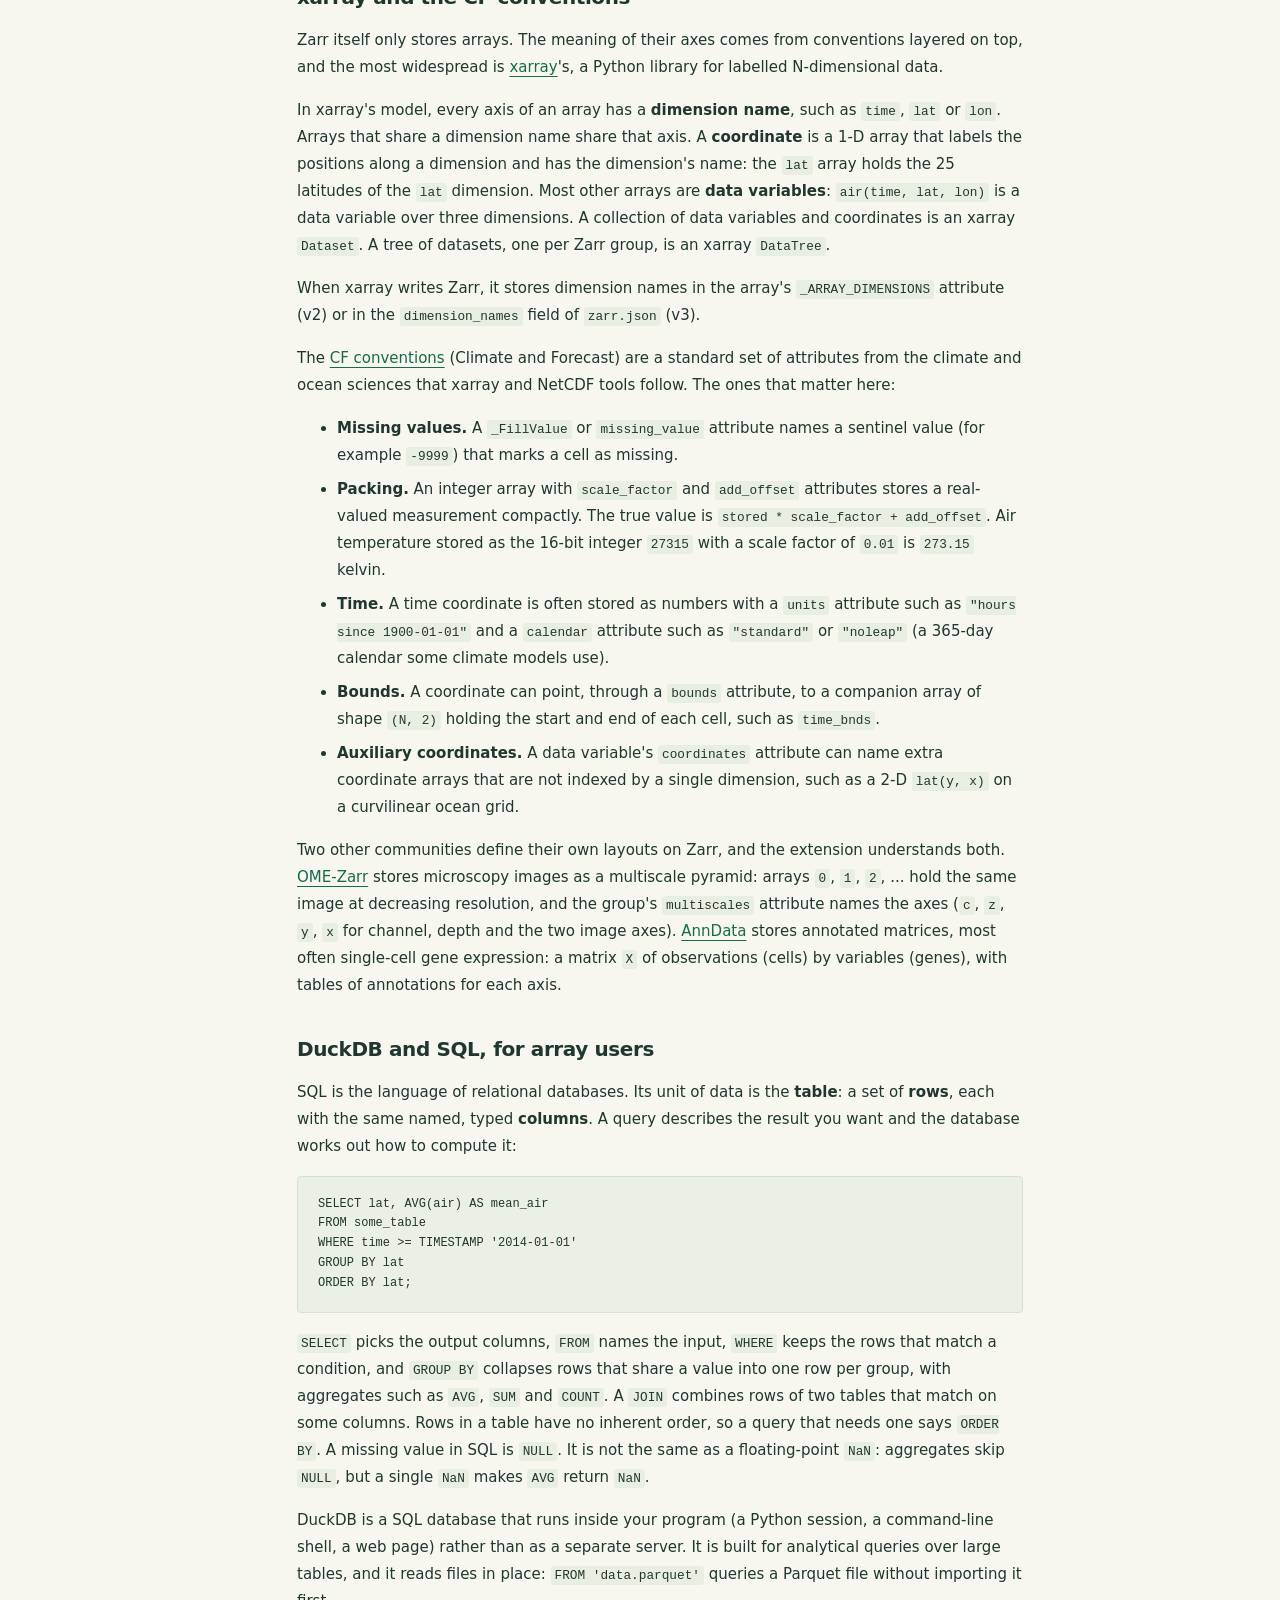
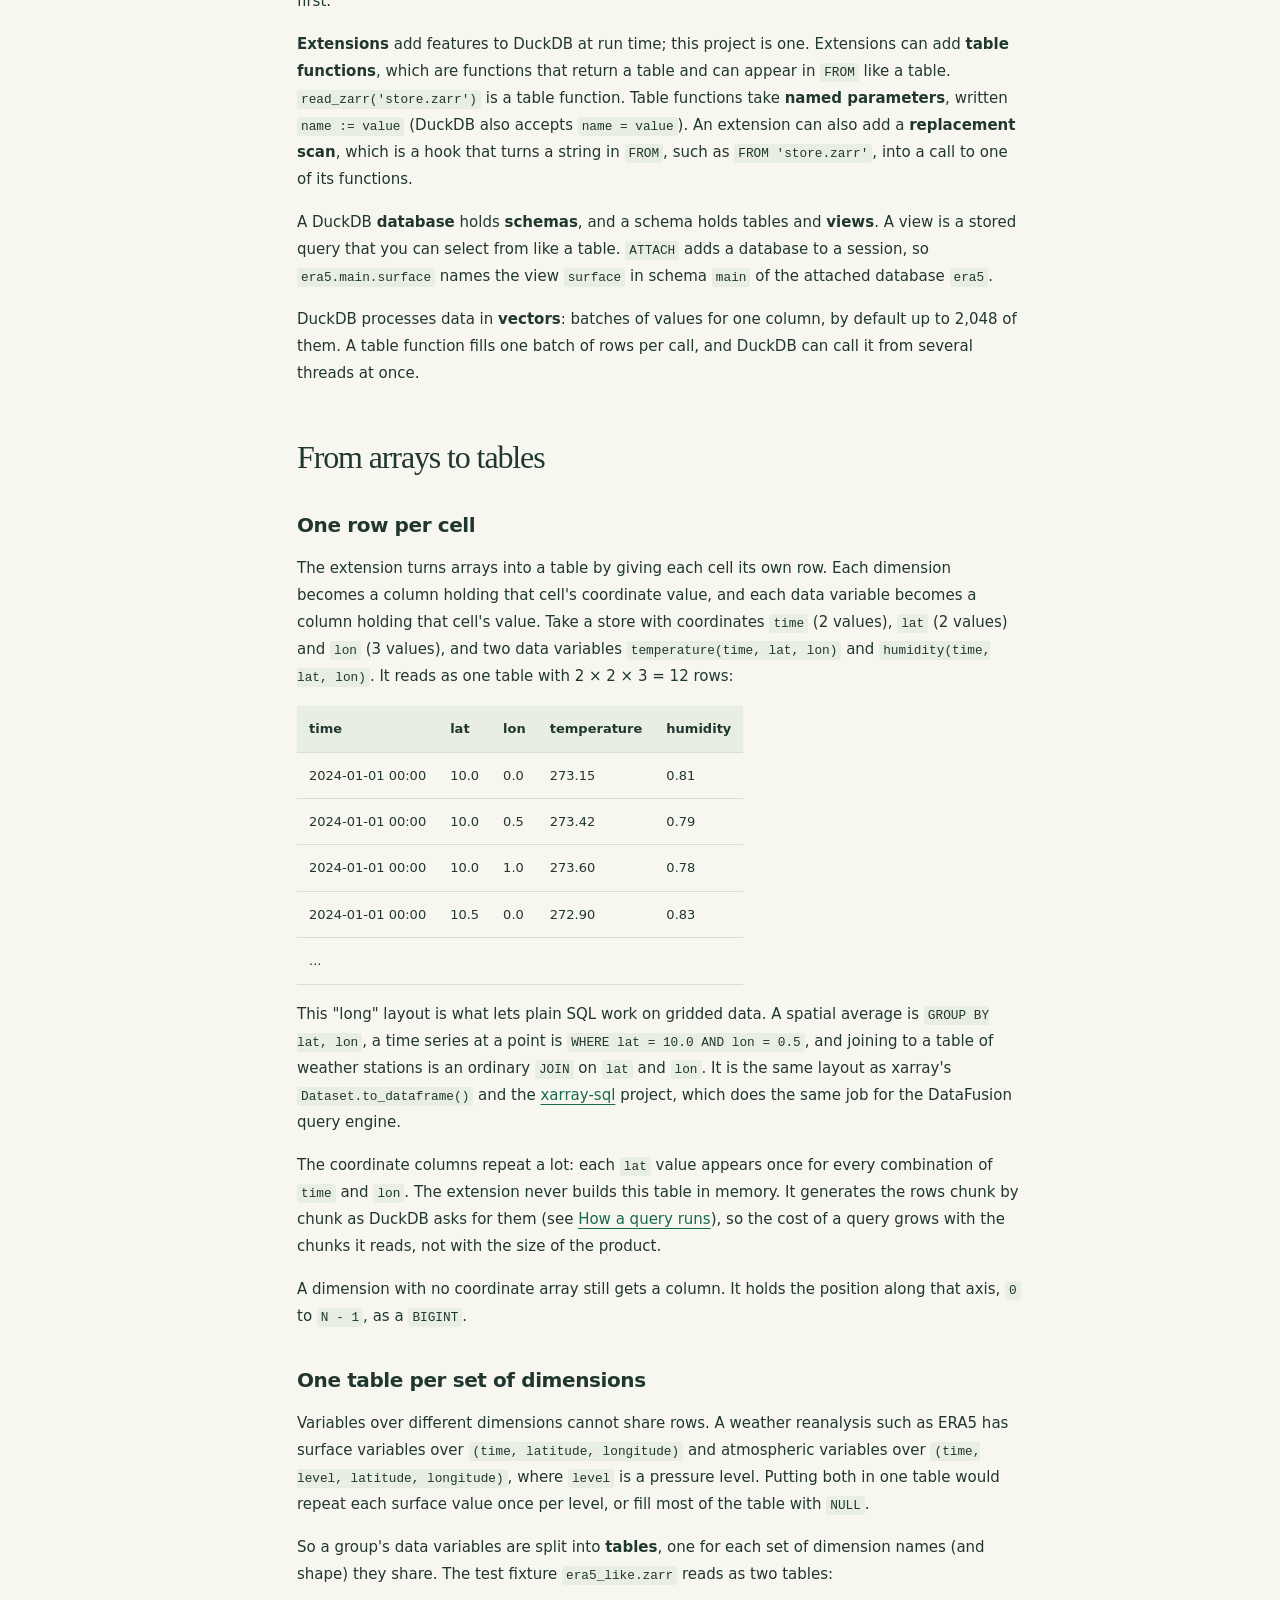
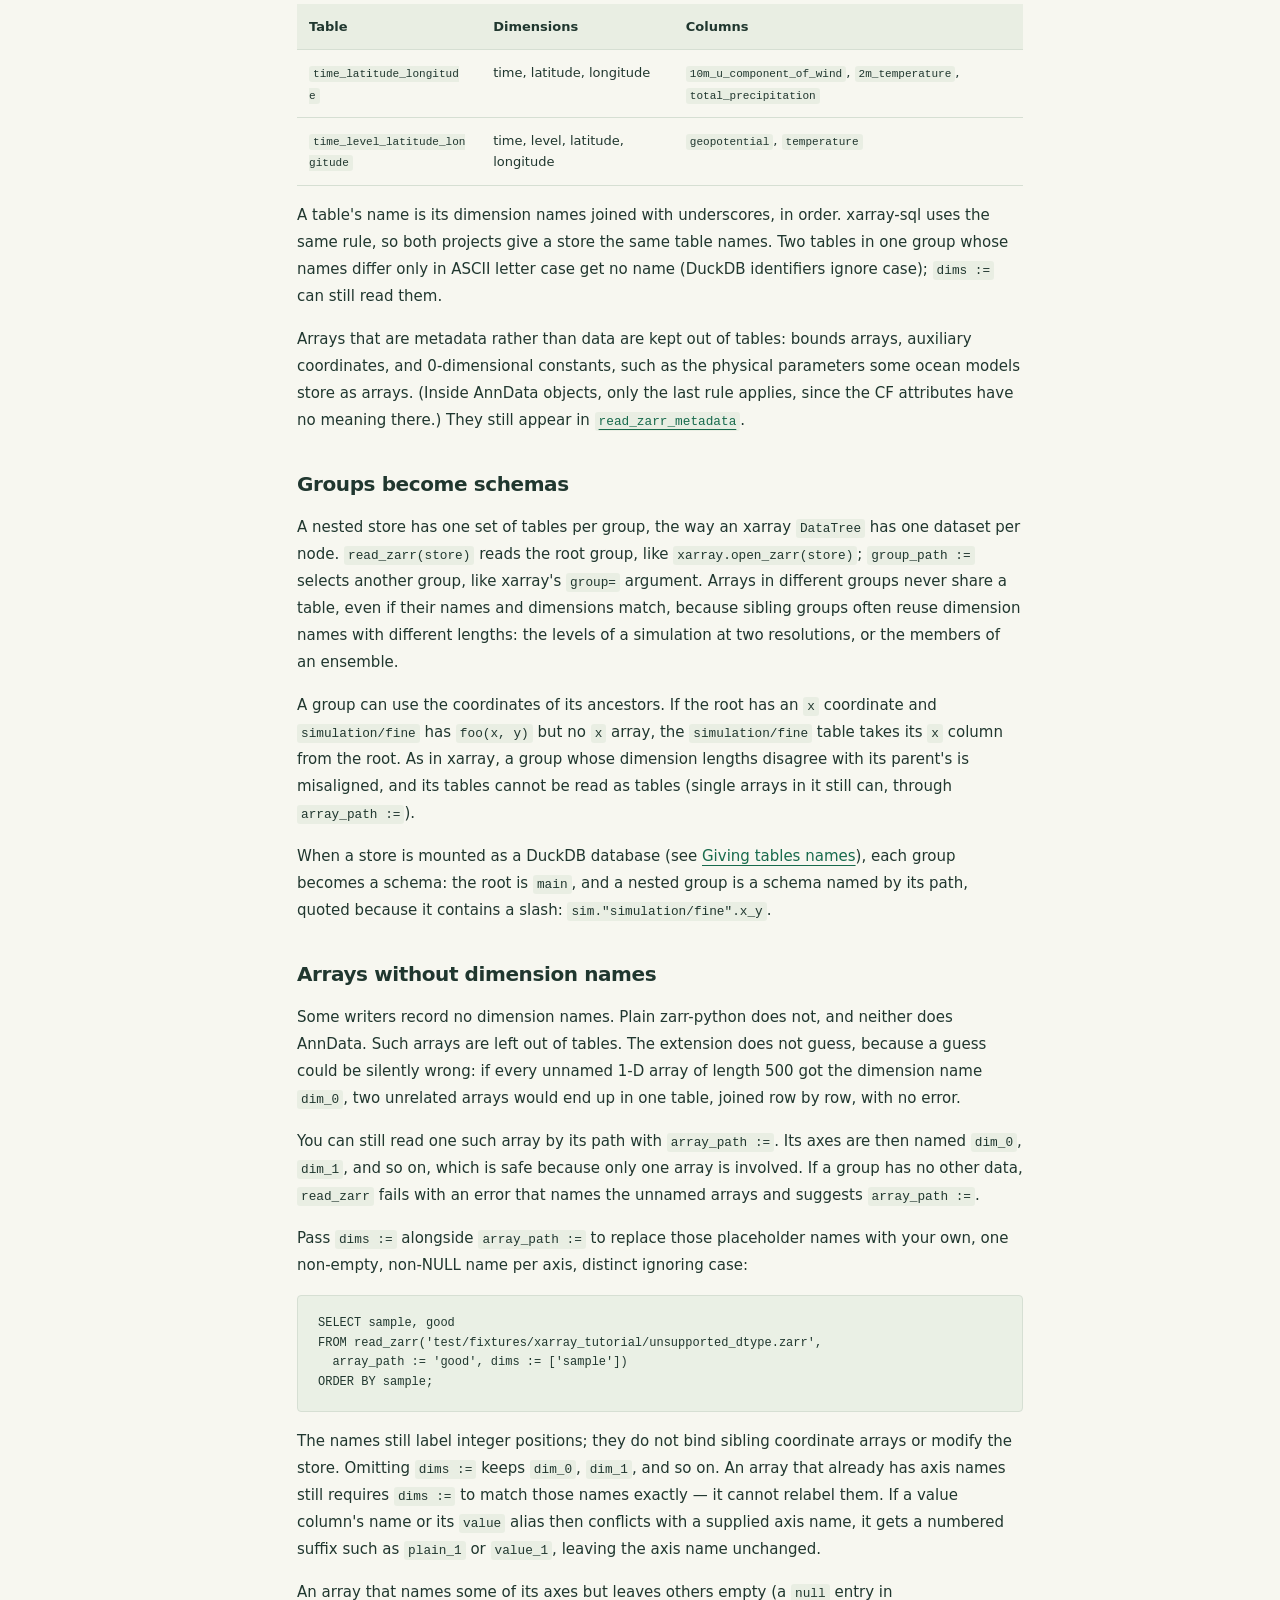
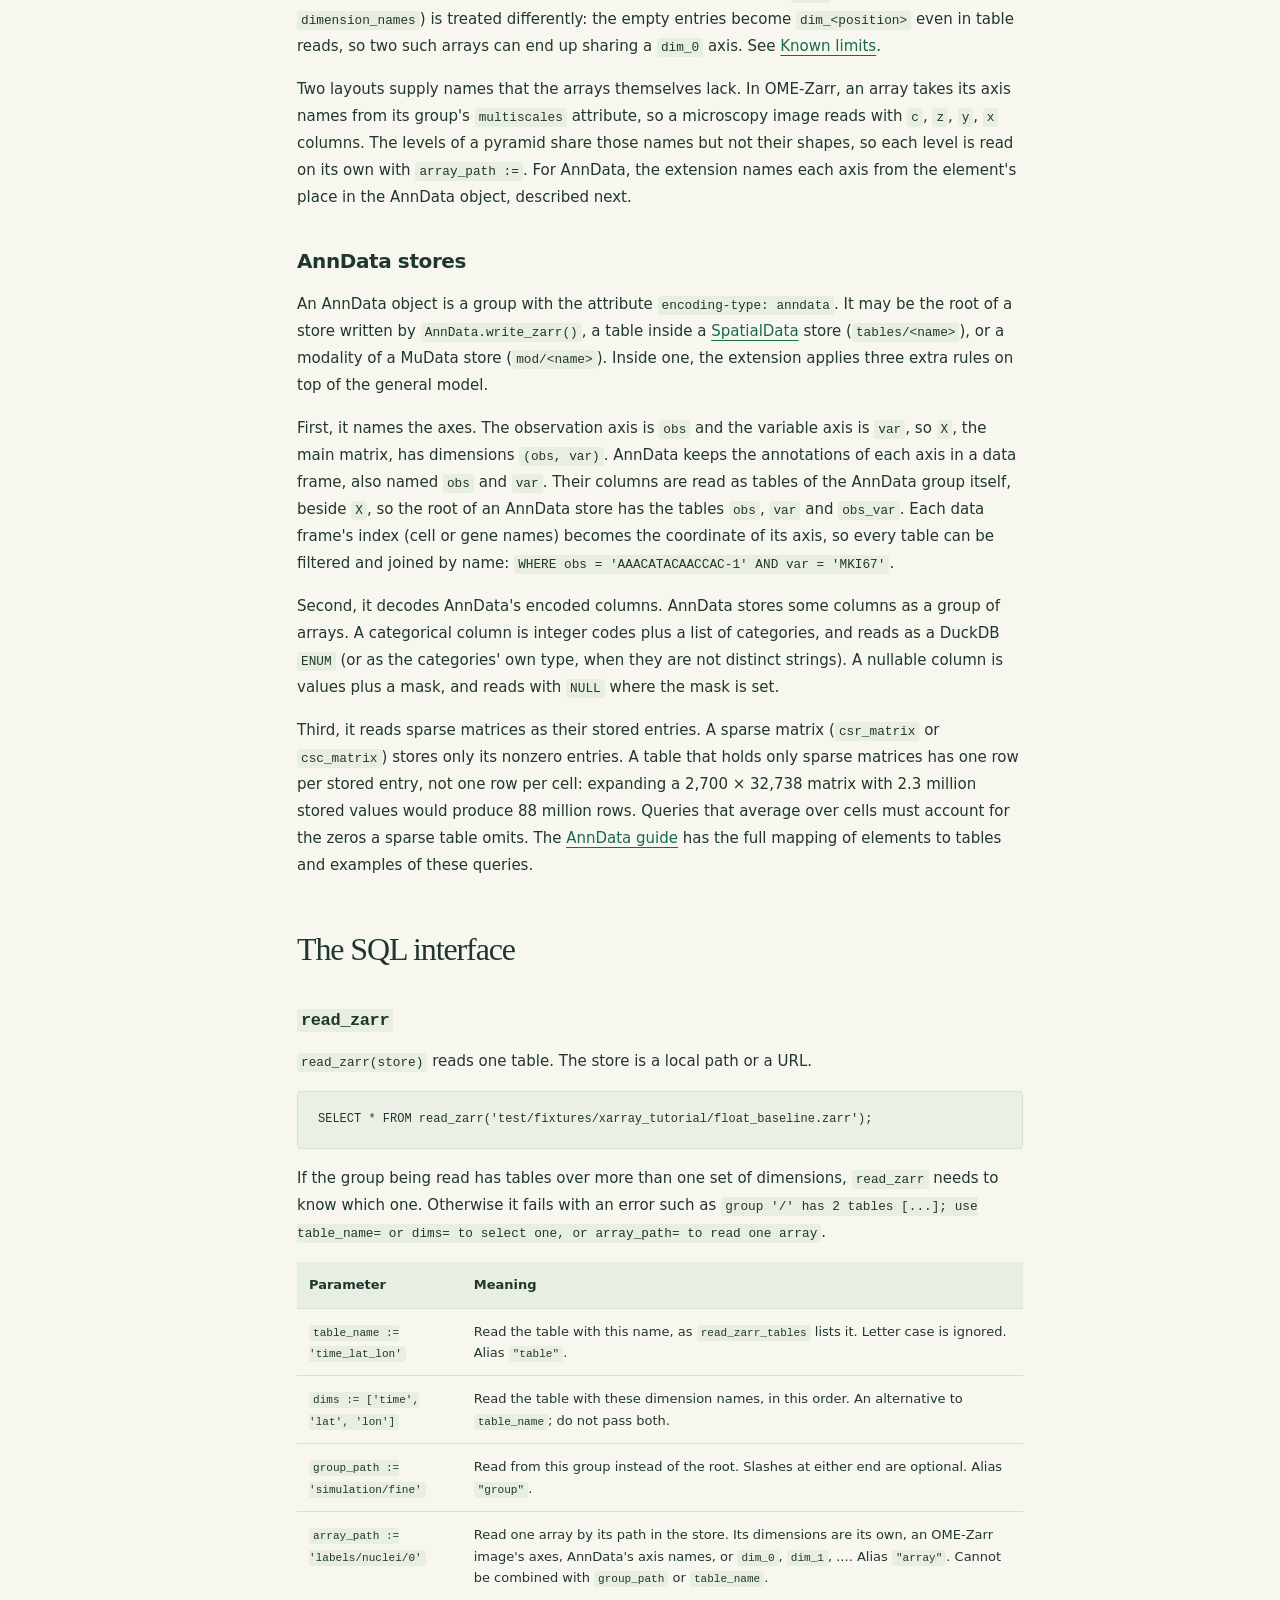
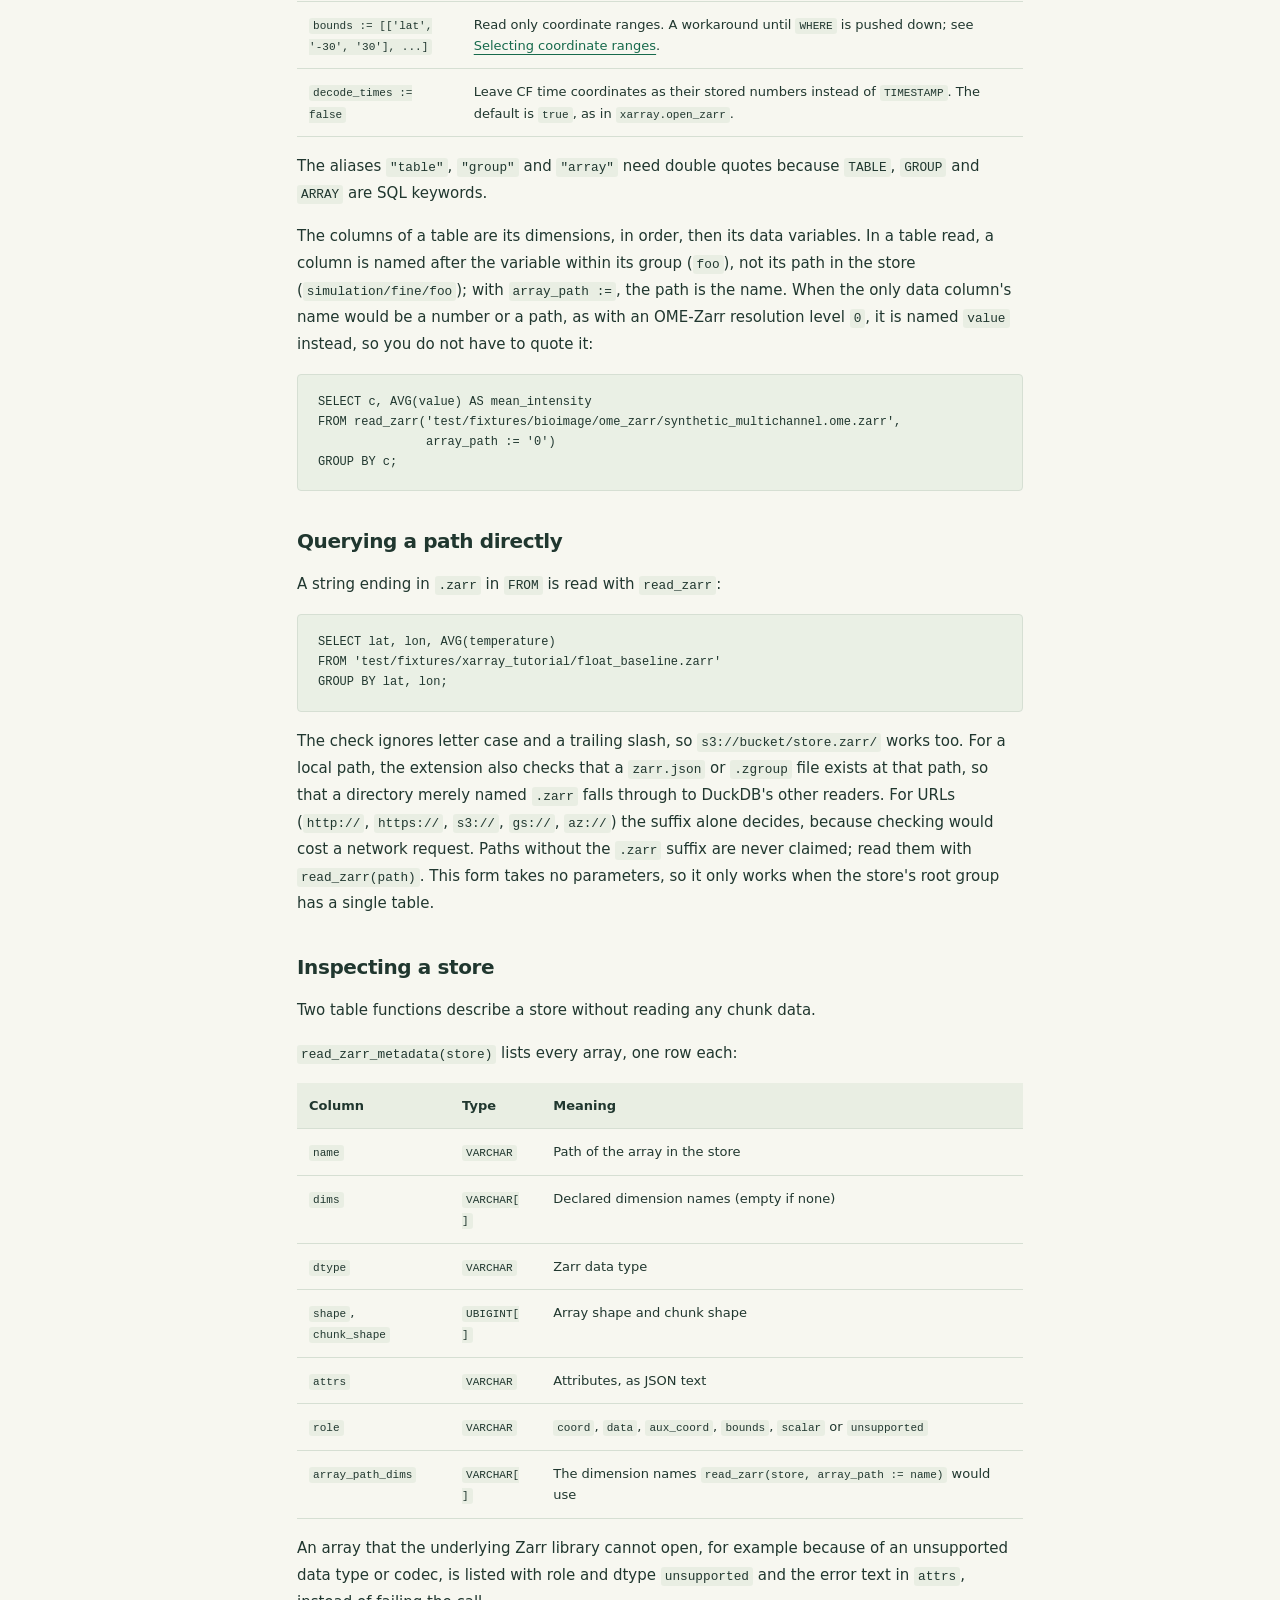
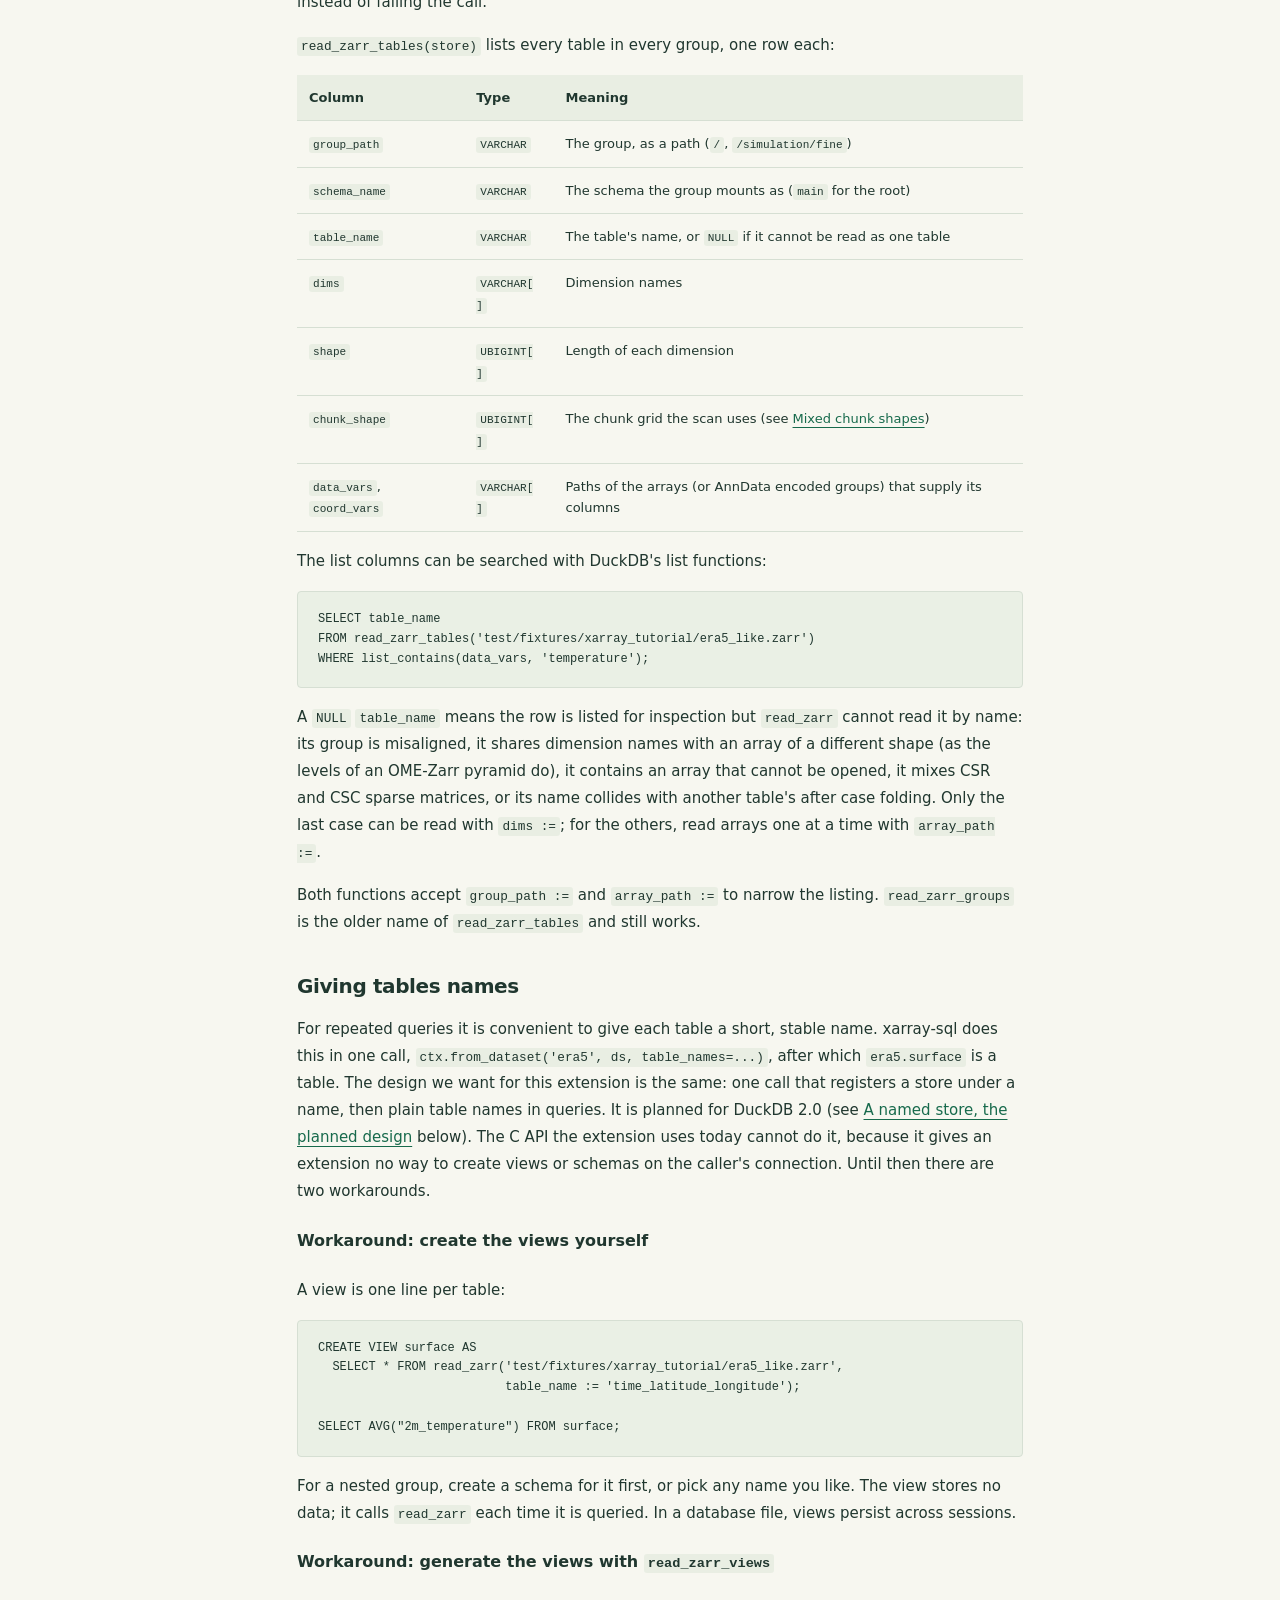
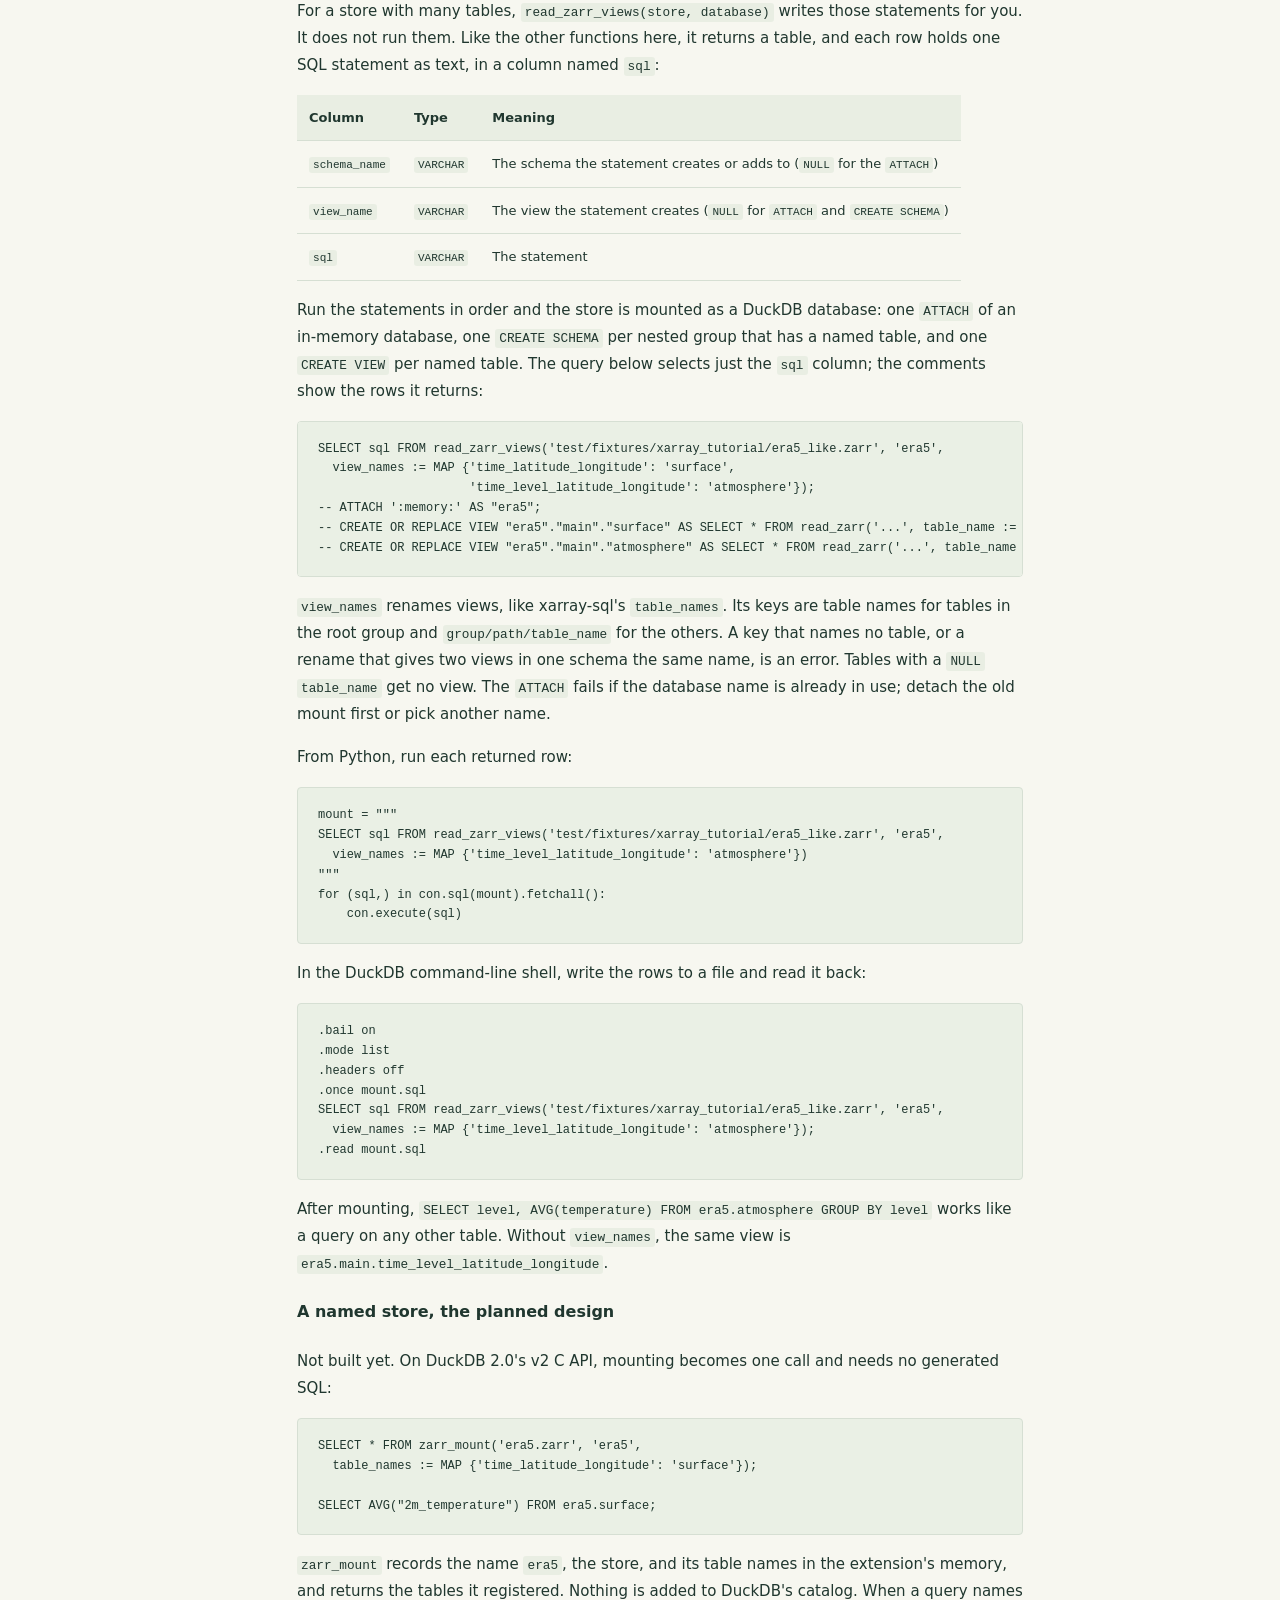
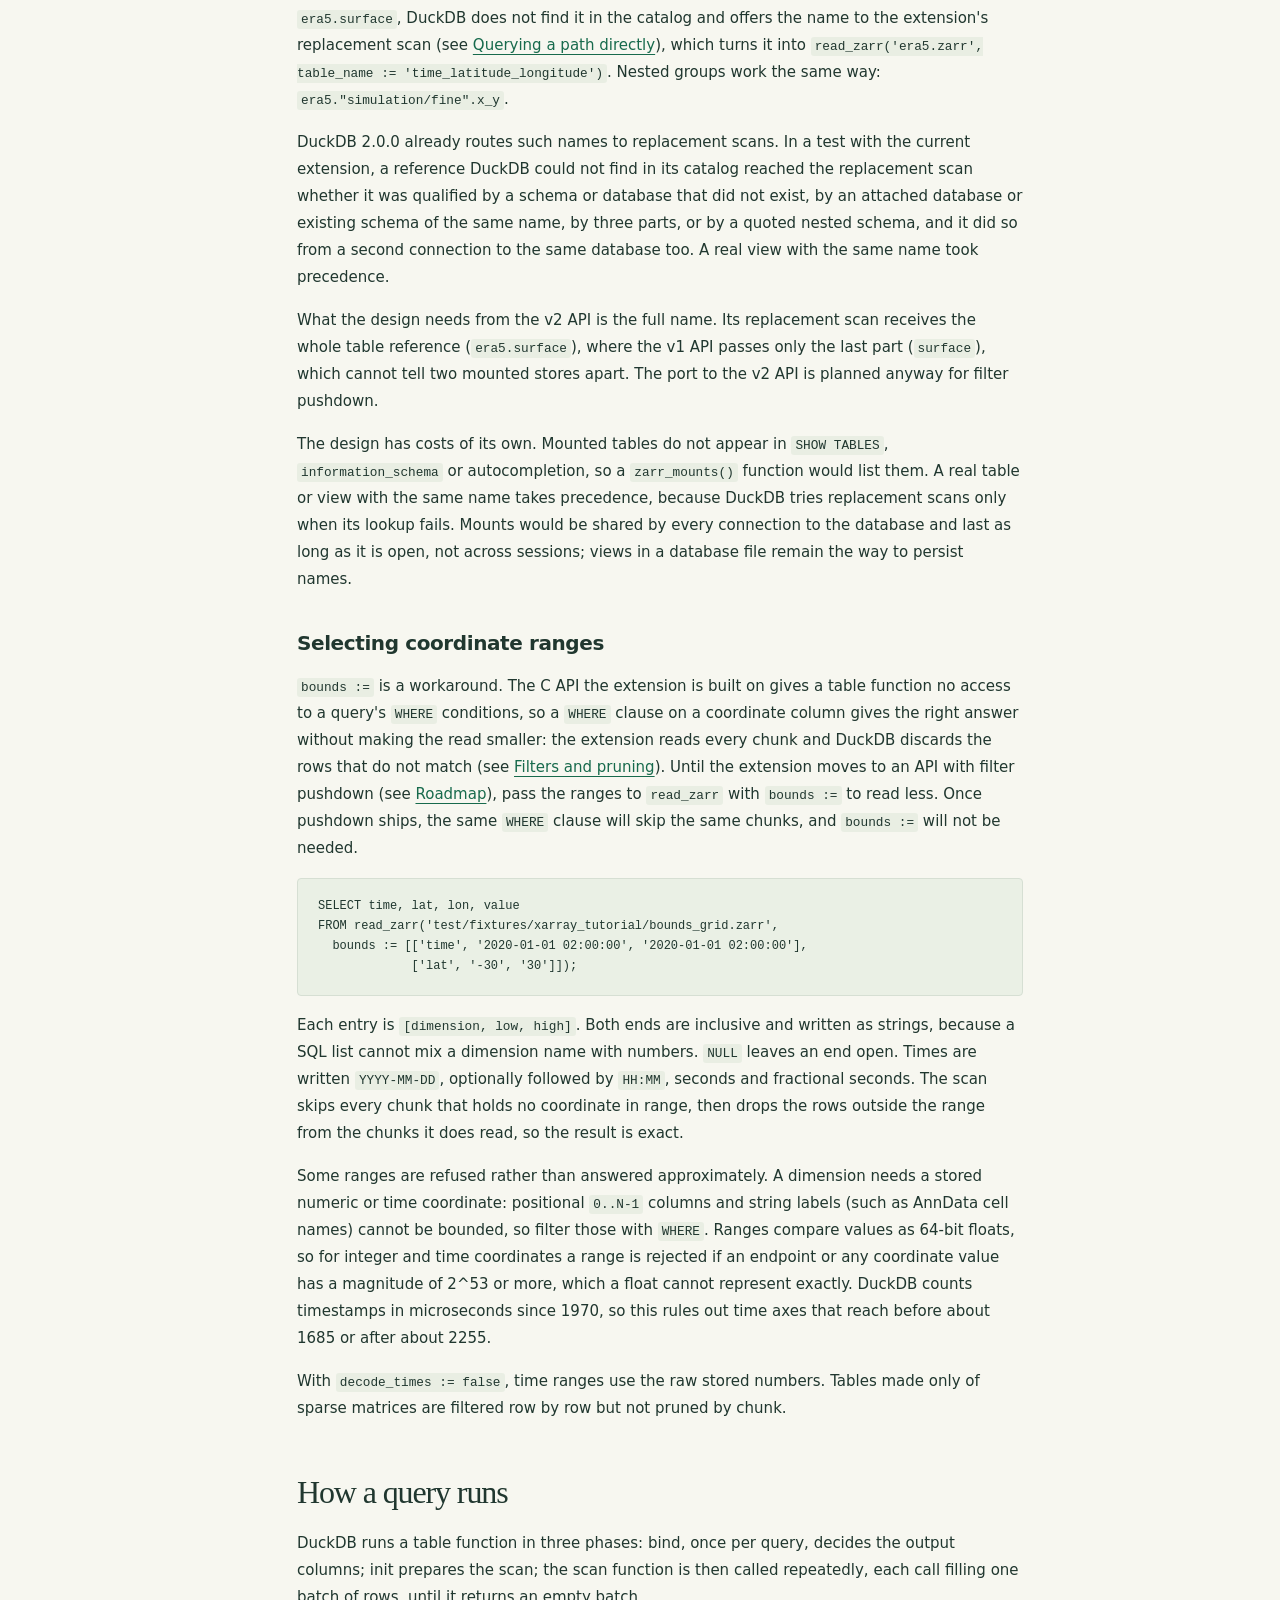
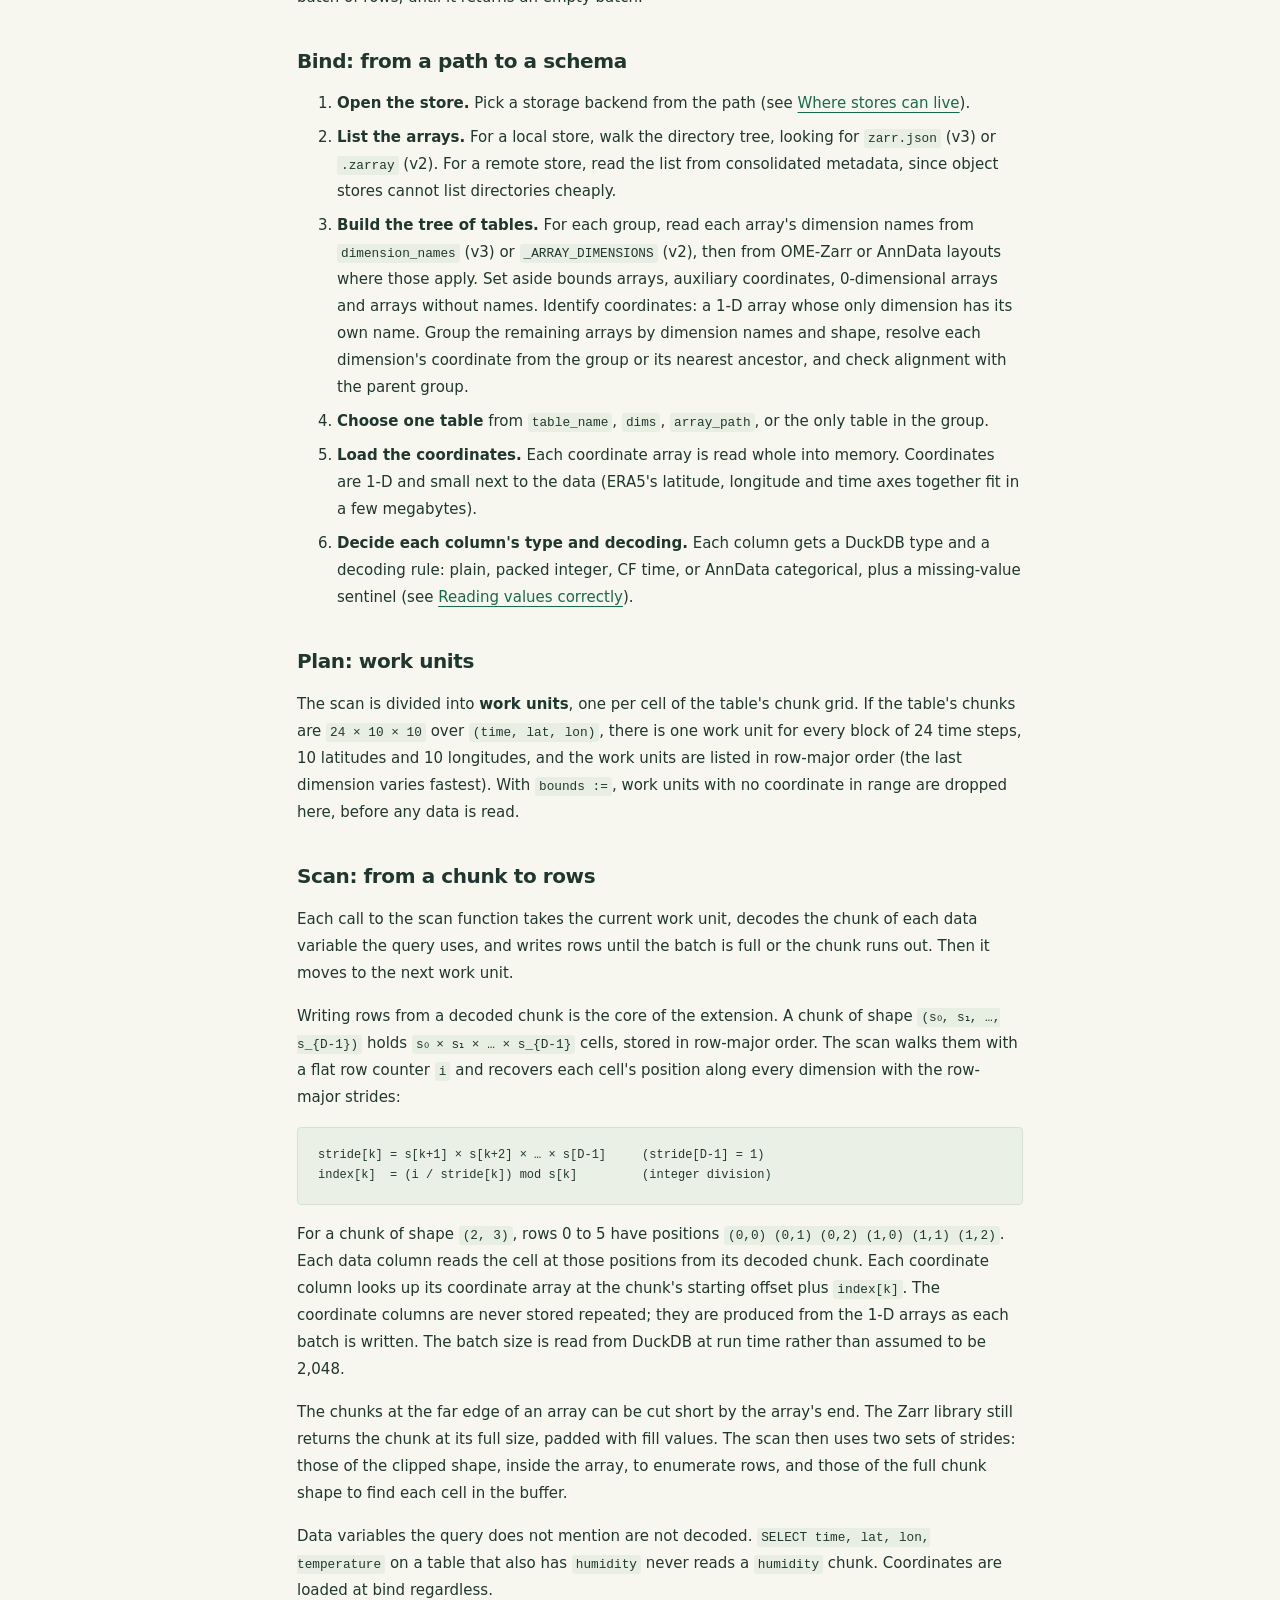
<file: design/index.html>
<!doctype html>
<html lang="en">
<head>
  <meta charset="utf-8">
  <meta name="viewport" content="width=device-width, initial-scale=1">
  <meta name="description" content="Query scientific Zarr arrays with DuckDB and SQL.">
  <title>How it works · duckdb-zarr documentation</title>
  
  <link rel="stylesheet" href="../site.css">
  <script src="../site.js" data-site-root="../" data-search-url="../search/search_index.json" defer></script>
</head>
<body>

<a class="skip-link" href="#main-content">Skip to content</a>
<header class="project-header">
  <a class="wordmark" href="../"><img class="brand-logo" src="../images/logo.png" alt="" width="32" height="32">duckdb-zarr</a>
  <nav class="project-links" aria-label="Project navigation">
    <a href="../" aria-current="true">Documentation</a>
    <a href="https://github.com/xqlsystems/duckdb-zarr">GitHub ↗</a>
  </nav>
  <div class="docs-tools">
    <button type="button" class="guides-toggle" aria-expanded="false" aria-controls="guide-nav">Browse guides</button>
    <form class="docs-search" role="search">
      <label class="sr-only" for="docs-search-input">Search documentation</label>
      <input id="docs-search-input" type="search" placeholder="Search the documentation…" autocomplete="off" aria-controls="search-results">
      <div id="search-results" class="search-results" role="region" aria-label="Search results" aria-live="polite" hidden></div>
    </form>
  </div>
</header>
<div class="docs-layout">
  <aside id="guide-nav" class="guide-nav">
    <nav aria-label="Documentation guides">
      <p class="nav-heading">In this guide</p>
      <ul>
  
  <li>
    <a href="..">Start here</a>
    
  </li>
  
  <li>
    <span class="guide-group">Field guides</span>
    <ul>
  
  <li>
    <a href="../biology/">Biology</a>
    
  </li>
  
  <li>
    <a href="../examples/climate/">Climate</a>
    
  </li>
  
  <li>
    <a href="../examples/geoscience/">Geoscience</a>
    
  </li>
  
</ul>
    
  </li>
  
  <li>
    <span class="guide-group">Formats</span>
    <ul>
  
  <li>
    <a href="../anndata/">AnnData</a>
    
  </li>
  
  <li>
    <a href="../ome-zarr/">OME-Zarr</a>
    
  </li>
  
</ul>
    
  </li>
  
  <li>
    <span class="guide-group">Reference</span>
    <ul>
  
  <li>
    <a href="./" aria-current="page">How it works</a>
    
  </li>
  
  <li>
    <a href="../domains/">Scientific domains</a>
    
  </li>
  
</ul>
    
  </li>
  
  <li>
    <span class="guide-group">Development</span>
    <ul>
  
  <li>
    <a href="../website/">Documentation website</a>
    
  </li>
  
  <li>
    <a href="../versioning/">Versioning</a>
    
  </li>
  
  <li>
    <a href="../community-extension-release/">Release guide</a>
    
  </li>
  
</ul>
    
  </li>
  
</ul>
    </nav>
  </aside>
  <main id="main-content" class="docs-content" tabindex="-1">
    <p class="eyebrow">field guide</p>
    <h1 id="how-duckdb-zarr-works">How duckdb-zarr works<a class="headerlink" href="#how-duckdb-zarr-works" title="Permanent link">&para;</a></h1>
<p><code>duckdb-zarr</code> is a <a href="https://duckdb.org/">DuckDB</a> extension that reads
<a href="https://zarr.dev/">Zarr</a> stores as SQL tables. You point a query at a Zarr
store on disk or at a URL, and the arrays inside it come back as rows and
columns that you can filter, aggregate and join with any other data DuckDB can
read: CSV files, Parquet files, other databases.</p>
<p>This document explains the design: how an N-dimensional array becomes a table,
which conventions the reader follows, what happens when a query runs, and why
the main decisions went the way they did. It describes the extension as it is
built today, including its limits, and ends with what is planned.</p>
<p>It is written for two groups of readers. If you work with scientific arrays
(climate model output, microscopy images, single-cell matrices) and know
xarray or NumPy better than SQL, start with <a href="#duckdb-and-sql-for-array-users">Background for array
users</a>. If you know SQL and DuckDB but have
not met Zarr, start with <a href="#zarr-for-sql-users">Background for SQL users</a>.
Contributors will find a map of the source code at the end.</p>
<p>For task-oriented guides, see <a href="../anndata/">Querying AnnData stores</a> and
<a href="../ome-zarr/">Querying OME-Zarr</a>.</p>
<h2 id="background">Background<a class="headerlink" href="#background" title="Permanent link">&para;</a></h2>
<h3 id="zarr-for-sql-users">Zarr, for SQL users<a class="headerlink" href="#zarr-for-sql-users" title="Permanent link">&para;</a></h3>
<p>Zarr is a storage format for N-dimensional arrays. An array is a grid of values
of one type: a 2-D array of 16-bit integers can hold an image, a 3-D array of
floats might hold air temperature over time, latitude and longitude. The number of
dimensions (axes) is the array's <em>rank</em>, and the length along each axis is its
<em>shape</em>: a temperature array with shape <code>(2920, 25, 53)</code> holds 2,920 time steps
on a grid of 25 latitudes by 53 longitudes, 3.9 million values in all.</p>
<p>Zarr splits each array into <strong>chunks</strong>, rectangular blocks of equal shape,
and stores each chunk as a separate compressed object: a file on disk, or an
object in cloud storage such as Amazon S3. The temperature array above might
be chunked <code>(730, 13, 27)</code>, so one chunk covers 730 time steps of one quarter
of the grid. A reader that needs only part of an array fetches and
decompresses only the chunks that overlap that part. This is why Zarr works
well for data far larger than memory, read over a network. The chunks at the
far edge of an array can extend past its end; the extra positions hold the
array's <em>fill value</em>. A chunk that was never written also reads as the fill
value, so a mostly empty array costs little storage.</p>
<p>The compression and byte layout of each chunk are described by a list of
<strong>codecs</strong> (gzip, zstd, Blosc, and others) in the array's metadata.</p>
<p>A Zarr <strong>store</strong> is a hierarchy, like a directory tree. Arrays live in
<strong>groups</strong>, and groups can contain other groups. Each array and each group has
a small JSON metadata document, and can carry <strong>attributes</strong>: arbitrary JSON
key-value pairs that tools use to record units, descriptions and conventions.</p>
<p>There are two versions of the format. Zarr v2 keeps an array's metadata in a
<code>.zarray</code> file and its attributes in <code>.zattrs</code>. Zarr v3 keeps both in one
<code>zarr.json</code> file. Object stores such as S3 cannot list the contents of a
"directory" cheaply, so many published stores also carry <strong>consolidated
metadata</strong>: one document at the root that contains the metadata of every array
and group. In v2 this is a <code>.zmetadata</code> file; in v3 it is a block inside the
root <code>zarr.json</code>.</p>
<h3 id="xarray-and-the-cf-conventions">xarray and the CF conventions<a class="headerlink" href="#xarray-and-the-cf-conventions" title="Permanent link">&para;</a></h3>
<p>Zarr itself only stores arrays. The meaning of their axes comes from
conventions layered on top, and the most widespread is
<a href="https://xarray.dev/">xarray</a>'s, a Python library for labelled N-dimensional
data.</p>
<p>In xarray's model, every axis of an array has a <strong>dimension name</strong>, such as
<code>time</code>, <code>lat</code> or <code>lon</code>. Arrays that share a dimension name share that axis.
A <strong>coordinate</strong> is a 1-D array that labels the positions along a dimension
and has the dimension's name: the <code>lat</code> array holds the 25 latitudes of the
<code>lat</code> dimension. Most other arrays are <strong>data variables</strong>: <code>air(time, lat,
lon)</code> is a data variable over three dimensions. A collection of data variables
and coordinates is an xarray <code>Dataset</code>. A tree of datasets, one per Zarr group,
is an xarray <code>DataTree</code>.</p>
<p>When xarray writes Zarr, it stores dimension names in the array's
<code>_ARRAY_DIMENSIONS</code> attribute (v2) or in the <code>dimension_names</code> field of
<code>zarr.json</code> (v3).</p>
<p>The <a href="https://cfconventions.org/">CF conventions</a> (Climate and Forecast) are a
standard set of attributes from the climate and ocean sciences that xarray and
NetCDF tools follow. The ones that matter here:</p>
<ul>
<li><strong>Missing values.</strong> A <code>_FillValue</code> or <code>missing_value</code> attribute names a
  sentinel value (for example <code>-9999</code>) that marks a cell as missing.</li>
<li><strong>Packing.</strong> An integer array with <code>scale_factor</code> and <code>add_offset</code> attributes
  stores a real-valued measurement compactly. The true value is
  <code>stored * scale_factor + add_offset</code>. Air temperature stored as the 16-bit
  integer <code>27315</code> with a scale factor of <code>0.01</code> is <code>273.15</code> kelvin.</li>
<li><strong>Time.</strong> A time coordinate is often stored as numbers with a <code>units</code>
  attribute such as <code>"hours since 1900-01-01"</code> and a <code>calendar</code> attribute such
  as <code>"standard"</code> or <code>"noleap"</code> (a 365-day calendar some climate models use).</li>
<li><strong>Bounds.</strong> A coordinate can point, through a <code>bounds</code> attribute, to a
  companion array of shape <code>(N, 2)</code> holding the start and end of each cell,
  such as <code>time_bnds</code>.</li>
<li><strong>Auxiliary coordinates.</strong> A data variable's <code>coordinates</code> attribute can
  name extra coordinate arrays that are not indexed by a single dimension,
  such as a 2-D <code>lat(y, x)</code> on a curvilinear ocean grid.</li>
</ul>
<p>Two other communities define their own layouts on Zarr, and the extension
understands both. <a href="https://ngff.openmicroscopy.org/">OME-Zarr</a> stores
microscopy images as a <em>multiscale pyramid</em>: arrays <code>0</code>, <code>1</code>, <code>2</code>, ... hold
the same image at decreasing resolution, and the group's <code>multiscales</code>
attribute names the axes (<code>c</code>, <code>z</code>, <code>y</code>, <code>x</code> for channel, depth and the two
image axes). <a href="https://anndata.readthedocs.io/">AnnData</a> stores annotated
matrices, most often single-cell gene expression: a matrix <code>X</code> of
observations (cells) by variables (genes), with tables of annotations for each
axis.</p>
<h3 id="duckdb-and-sql-for-array-users">DuckDB and SQL, for array users<a class="headerlink" href="#duckdb-and-sql-for-array-users" title="Permanent link">&para;</a></h3>
<p>SQL is the language of relational databases. Its unit of data is the
<strong>table</strong>: a set of <strong>rows</strong>, each with the same named, typed <strong>columns</strong>. A
query describes the result you want and the database works out how to compute
it:</p>
<pre><code class="language-sql">SELECT lat, AVG(air) AS mean_air
FROM some_table
WHERE time &gt;= TIMESTAMP '2014-01-01'
GROUP BY lat
ORDER BY lat;
</code></pre>
<p><code>SELECT</code> picks the output columns, <code>FROM</code> names the input, <code>WHERE</code> keeps the
rows that match a condition, and <code>GROUP BY</code> collapses rows that share a value
into one row per group, with aggregates such as <code>AVG</code>, <code>SUM</code> and <code>COUNT</code>. A
<code>JOIN</code> combines rows of two tables that match on some columns. Rows in a table
have no inherent order, so a query that needs one says <code>ORDER BY</code>. A missing
value in SQL is <code>NULL</code>. It is not the same as a floating-point <code>NaN</code>:
aggregates skip <code>NULL</code>, but a single <code>NaN</code> makes <code>AVG</code> return <code>NaN</code>.</p>
<p>DuckDB is a SQL database that runs inside your program (a Python session, a
command-line shell, a web page) rather than as a separate server. It is built
for analytical queries over large tables, and it reads files in place: <code>FROM
'data.parquet'</code> queries a Parquet file without importing it first.</p>
<p><strong>Extensions</strong> add features to DuckDB at run time; this project is one.
Extensions can add <strong>table functions</strong>, which are functions that return a
table and can appear in <code>FROM</code> like a table. <code>read_zarr('store.zarr')</code> is a
table function. Table functions take <strong>named parameters</strong>, written <code>name :=
value</code> (DuckDB also accepts <code>name = value</code>). An extension can also add a
<strong>replacement scan</strong>, which is a hook that turns a string in <code>FROM</code>, such as
<code>FROM 'store.zarr'</code>, into a call to one of its functions.</p>
<p>A DuckDB <strong>database</strong> holds <strong>schemas</strong>, and a schema holds tables and
<strong>views</strong>. A view is a stored query that you can select from like a table.
<code>ATTACH</code> adds a database to a session, so <code>era5.main.surface</code> names the view
<code>surface</code> in schema <code>main</code> of the attached database <code>era5</code>.</p>
<p>DuckDB processes data in <strong>vectors</strong>: batches of values for one column, by
default up to 2,048 of them. A table function fills one batch of rows per call, and DuckDB can call
it from several threads at once.</p>
<h2 id="from-arrays-to-tables">From arrays to tables<a class="headerlink" href="#from-arrays-to-tables" title="Permanent link">&para;</a></h2>
<h3 id="one-row-per-cell">One row per cell<a class="headerlink" href="#one-row-per-cell" title="Permanent link">&para;</a></h3>
<p>The extension turns arrays into a table by giving each cell its own row. Each
dimension becomes a column holding that cell's coordinate value, and each data
variable becomes a column holding that cell's value. Take a store with
coordinates <code>time</code> (2 values), <code>lat</code> (2 values) and <code>lon</code> (3 values), and two
data variables <code>temperature(time, lat, lon)</code> and <code>humidity(time, lat, lon)</code>.
It reads as one table with 2 × 2 × 3 = 12 rows:</p>
<table>
<thead>
<tr>
<th>time</th>
<th>lat</th>
<th>lon</th>
<th>temperature</th>
<th>humidity</th>
</tr>
</thead>
<tbody>
<tr>
<td>2024-01-01 00:00</td>
<td>10.0</td>
<td>0.0</td>
<td>273.15</td>
<td>0.81</td>
</tr>
<tr>
<td>2024-01-01 00:00</td>
<td>10.0</td>
<td>0.5</td>
<td>273.42</td>
<td>0.79</td>
</tr>
<tr>
<td>2024-01-01 00:00</td>
<td>10.0</td>
<td>1.0</td>
<td>273.60</td>
<td>0.78</td>
</tr>
<tr>
<td>2024-01-01 00:00</td>
<td>10.5</td>
<td>0.0</td>
<td>272.90</td>
<td>0.83</td>
</tr>
<tr>
<td>...</td>
<td></td>
<td></td>
<td></td>
<td></td>
</tr>
</tbody>
</table>
<p>This "long" layout is what lets plain SQL work on gridded data. A spatial
average is <code>GROUP BY lat, lon</code>, a time series at a point is <code>WHERE lat = 10.0
AND lon = 0.5</code>, and joining to a table of weather stations is an ordinary
<code>JOIN</code> on <code>lat</code> and <code>lon</code>. It is the same layout as xarray's
<code>Dataset.to_dataframe()</code> and the <a href="https://github.com/alxmrs/xarray-sql">xarray-sql</a>
project, which does the same job for the DataFusion query engine.</p>
<p>The coordinate columns repeat a lot: each <code>lat</code> value appears once for every
combination of <code>time</code> and <code>lon</code>. The extension never builds this table in
memory. It generates the rows chunk by chunk as DuckDB asks for them (see
<a href="#how-a-query-runs">How a query runs</a>), so the cost of a query grows with the
chunks it reads, not with the size of the product.</p>
<p>A dimension with no coordinate array still gets a column. It holds the
position along that axis, <code>0</code> to <code>N - 1</code>, as a <code>BIGINT</code>.</p>
<h3 id="one-table-per-set-of-dimensions">One table per set of dimensions<a class="headerlink" href="#one-table-per-set-of-dimensions" title="Permanent link">&para;</a></h3>
<p>Variables over different dimensions cannot share rows. A weather reanalysis
such as ERA5 has surface variables over <code>(time, latitude, longitude)</code> and
atmospheric variables over <code>(time, level, latitude, longitude)</code>, where <code>level</code>
is a pressure level. Putting both in one table would repeat each surface value
once per level, or fill most of the table with <code>NULL</code>.</p>
<p>So a group's data variables are split into <strong>tables</strong>, one for each set of
dimension names (and shape) they share. The test fixture <code>era5_like.zarr</code>
reads as two tables:</p>
<table>
<thead>
<tr>
<th>Table</th>
<th>Dimensions</th>
<th>Columns</th>
</tr>
</thead>
<tbody>
<tr>
<td><code>time_latitude_longitude</code></td>
<td>time, latitude, longitude</td>
<td><code>10m_u_component_of_wind</code>, <code>2m_temperature</code>, <code>total_precipitation</code></td>
</tr>
<tr>
<td><code>time_level_latitude_longitude</code></td>
<td>time, level, latitude, longitude</td>
<td><code>geopotential</code>, <code>temperature</code></td>
</tr>
</tbody>
</table>
<p>A table's name is its dimension names joined with underscores, in order.
xarray-sql uses the same rule, so both projects give a store the same table
names. Two tables in one group
whose names differ only in ASCII letter case get no name (DuckDB identifiers
ignore case); <code>dims :=</code> can still read them.</p>
<p>Arrays that are metadata rather than data are kept out of tables: bounds
arrays, auxiliary coordinates, and 0-dimensional constants, such as the
physical parameters some ocean models store as arrays. (Inside AnnData
objects, only the last rule applies, since the CF attributes have no meaning
there.) They still appear in <a href="#inspecting-a-store"><code>read_zarr_metadata</code></a>.</p>
<h3 id="groups-become-schemas">Groups become schemas<a class="headerlink" href="#groups-become-schemas" title="Permanent link">&para;</a></h3>
<p>A nested store has one set of tables per group, the way an xarray <code>DataTree</code>
has one dataset per node. <code>read_zarr(store)</code> reads the root group, like
<code>xarray.open_zarr(store)</code>; <code>group_path :=</code> selects another group, like
xarray's <code>group=</code> argument. Arrays in different groups never share a table,
even if their names and dimensions match, because sibling groups often reuse
dimension names with different lengths: the levels of a simulation at two
resolutions, or the members of an ensemble.</p>
<p>A group can use the coordinates of its ancestors. If the root has an <code>x</code>
coordinate and <code>simulation/fine</code> has <code>foo(x, y)</code> but no <code>x</code> array, the
<code>simulation/fine</code> table takes its <code>x</code> column from the root. As in xarray, a
group whose dimension lengths disagree with its parent's is <em>misaligned</em>, and
its tables cannot be read as tables (single arrays in it still can, through
<code>array_path :=</code>).</p>
<p>When a store is mounted as a DuckDB database (see <a href="#giving-tables-names">Giving tables
names</a>), each group becomes a schema: the root is
<code>main</code>, and a nested group is a schema named by its path, quoted because it
contains a slash: <code>sim."simulation/fine".x_y</code>.</p>
<h3 id="arrays-without-dimension-names">Arrays without dimension names<a class="headerlink" href="#arrays-without-dimension-names" title="Permanent link">&para;</a></h3>
<p>Some writers record no dimension names. Plain zarr-python does not, and
neither does AnnData. Such arrays are left out of tables. The extension does
not guess, because a guess could be silently wrong: if every unnamed 1-D array
of length 500 got the dimension name <code>dim_0</code>, two unrelated arrays would end
up in one table, joined row by row, with no error.</p>
<p>You can still read one such array by its path with <code>array_path :=</code>. Its axes
are then named <code>dim_0</code>, <code>dim_1</code>, and so on, which is safe because only one
array is involved. If a group has no other data, <code>read_zarr</code> fails with an
error that names the unnamed arrays and suggests <code>array_path :=</code>.</p>
<p>Pass <code>dims :=</code> alongside <code>array_path :=</code> to replace those placeholder names
with your own, one non-empty, non-NULL name per axis, distinct ignoring case:</p>
<pre><code class="language-sql">SELECT sample, good
FROM read_zarr('test/fixtures/xarray_tutorial/unsupported_dtype.zarr',
  array_path := 'good', dims := ['sample'])
ORDER BY sample;
</code></pre>
<p>The names still label integer positions; they do not bind sibling coordinate
arrays or modify the store. Omitting <code>dims :=</code> keeps <code>dim_0</code>, <code>dim_1</code>, and so
on. An array that already has axis names still requires <code>dims :=</code> to match
those names exactly — it cannot relabel them. If a value column's name or its
<code>value</code> alias then conflicts with a supplied axis name, it gets a numbered
suffix such as <code>plain_1</code> or <code>value_1</code>, leaving the axis name unchanged.</p>
<p>An array that names some of its axes but leaves others empty (a <code>null</code> entry
in <code>dimension_names</code>) is treated differently: the empty entries become
<code>dim_&lt;position&gt;</code> even in table reads, so two such arrays can end up sharing a
<code>dim_0</code> axis. See <a href="#known-limits">Known limits</a>.</p>
<p>Two layouts supply names that the arrays themselves lack. In OME-Zarr, an
array takes its axis names from its group's <code>multiscales</code> attribute, so a
microscopy image reads with <code>c</code>, <code>z</code>, <code>y</code>, <code>x</code> columns. The levels of a
pyramid share those names but not their shapes, so each level is read on its
own with <code>array_path :=</code>. For AnnData, the extension names each axis from the element's place
in the AnnData object, described next.</p>
<h3 id="anndata-stores">AnnData stores<a class="headerlink" href="#anndata-stores" title="Permanent link">&para;</a></h3>
<p>An AnnData object is a group with the attribute <code>encoding-type: anndata</code>. It
may be the root of a store written by <code>AnnData.write_zarr()</code>, a table inside a
<a href="https://spatialdata.scverse.org/">SpatialData</a> store (<code>tables/&lt;name&gt;</code>), or a
modality of a MuData store (<code>mod/&lt;name&gt;</code>). Inside one, the extension applies
three extra rules on top of the general model.</p>
<p>First, it names the axes. The observation axis is <code>obs</code> and the variable axis
is <code>var</code>, so <code>X</code>, the main matrix, has dimensions <code>(obs, var)</code>. AnnData keeps the
annotations of each axis in a data frame, also named <code>obs</code> and <code>var</code>. Their
columns are read as tables of the AnnData group itself, beside <code>X</code>, so the
root of an AnnData store has the tables <code>obs</code>, <code>var</code> and <code>obs_var</code>. Each data
frame's index (cell or gene names) becomes the coordinate of its axis, so every table can be filtered and joined by name:
<code>WHERE obs = 'AAACATACAACCAC-1' AND var = 'MKI67'</code>.</p>
<p>Second, it decodes AnnData's encoded columns. AnnData stores some columns as a
group of arrays. A categorical column is integer codes plus a list of
categories, and reads as a DuckDB <code>ENUM</code> (or as the categories' own type, when
they are not distinct strings). A nullable column is values plus a mask, and
reads with <code>NULL</code> where the mask is set.</p>
<p>Third, it reads sparse matrices as their stored entries. A sparse matrix
(<code>csr_matrix</code> or <code>csc_matrix</code>) stores only its nonzero entries. A table that
holds only sparse matrices has one row per stored entry, not one row per
cell: expanding a 2,700 × 32,738 matrix with 2.3 million stored values would
produce 88 million rows. Queries that average over cells must account for the
zeros a sparse table omits. The <a href="../anndata/">AnnData guide</a> has the full
mapping of elements to tables and examples of these queries.</p>
<h2 id="the-sql-interface">The SQL interface<a class="headerlink" href="#the-sql-interface" title="Permanent link">&para;</a></h2>
<h3 id="read_zarr"><code>read_zarr</code><a class="headerlink" href="#read_zarr" title="Permanent link">&para;</a></h3>
<p><code>read_zarr(store)</code> reads one table. The store is a local path or a URL.</p>
<pre><code class="language-sql">SELECT * FROM read_zarr('test/fixtures/xarray_tutorial/float_baseline.zarr');
</code></pre>
<p>If the group being read has tables over more than one set of dimensions,
<code>read_zarr</code> needs to know which one. Otherwise it fails with an error such as <code>group '/' has 2 tables
[...]; use table_name= or dims= to select one, or array_path= to read one
array</code>.</p>
<table>
<thead>
<tr>
<th>Parameter</th>
<th>Meaning</th>
</tr>
</thead>
<tbody>
<tr>
<td><code>table_name := 'time_lat_lon'</code></td>
<td>Read the table with this name, as <code>read_zarr_tables</code> lists it. Letter case is ignored. Alias <code>"table"</code>.</td>
</tr>
<tr>
<td><code>dims := ['time', 'lat', 'lon']</code></td>
<td>Read the table with these dimension names, in this order. An alternative to <code>table_name</code>; do not pass both.</td>
</tr>
<tr>
<td><code>group_path := 'simulation/fine'</code></td>
<td>Read from this group instead of the root. Slashes at either end are optional. Alias <code>"group"</code>.</td>
</tr>
<tr>
<td><code>array_path := 'labels/nuclei/0'</code></td>
<td>Read one array by its path in the store. Its dimensions are its own, an OME-Zarr image's axes, AnnData's axis names, or <code>dim_0</code>, <code>dim_1</code>, .... Alias <code>"array"</code>. Cannot be combined with <code>group_path</code> or <code>table_name</code>.</td>
</tr>
<tr>
<td><code>bounds := [['lat', '-30', '30'], ...]</code></td>
<td>Read only coordinate ranges. A workaround until <code>WHERE</code> is pushed down; see <a href="#selecting-coordinate-ranges">Selecting coordinate ranges</a>.</td>
</tr>
<tr>
<td><code>decode_times := false</code></td>
<td>Leave CF time coordinates as their stored numbers instead of <code>TIMESTAMP</code>. The default is <code>true</code>, as in <code>xarray.open_zarr</code>.</td>
</tr>
</tbody>
</table>
<p>The aliases <code>"table"</code>, <code>"group"</code> and <code>"array"</code> need double quotes because
<code>TABLE</code>, <code>GROUP</code> and <code>ARRAY</code> are SQL keywords.</p>
<p>The columns of a table are its dimensions, in order, then its data variables.
In a table read, a column is named after the variable within its group
(<code>foo</code>), not its path in the store (<code>simulation/fine/foo</code>); with <code>array_path
:=</code>, the path is the name. When the only data column's name would be a number
or a path, as with an OME-Zarr resolution level <code>0</code>, it is named <code>value</code>
instead, so you do not have to quote it:</p>
<pre><code class="language-sql">SELECT c, AVG(value) AS mean_intensity
FROM read_zarr('test/fixtures/bioimage/ome_zarr/synthetic_multichannel.ome.zarr',
               array_path := '0')
GROUP BY c;
</code></pre>
<h3 id="querying-a-path-directly">Querying a path directly<a class="headerlink" href="#querying-a-path-directly" title="Permanent link">&para;</a></h3>
<p>A string ending in <code>.zarr</code> in <code>FROM</code> is read with <code>read_zarr</code>:</p>
<pre><code class="language-sql">SELECT lat, lon, AVG(temperature)
FROM 'test/fixtures/xarray_tutorial/float_baseline.zarr'
GROUP BY lat, lon;
</code></pre>
<p>The check ignores letter case and a trailing slash, so <code>s3://bucket/store.zarr/</code>
works too. For a local path, the extension also checks that a <code>zarr.json</code> or
<code>.zgroup</code> file exists at that path, so that a directory merely named <code>.zarr</code>
falls through to DuckDB's other readers. For URLs (<code>http://</code>, <code>https://</code>,
<code>s3://</code>, <code>gs://</code>, <code>az://</code>) the suffix alone decides, because checking would
cost a network request. Paths without the <code>.zarr</code> suffix are never claimed;
read them with <code>read_zarr(path)</code>. This form takes no parameters, so it only
works when the store's root group has a single table.</p>
<h3 id="inspecting-a-store">Inspecting a store<a class="headerlink" href="#inspecting-a-store" title="Permanent link">&para;</a></h3>
<p>Two table functions describe a store without reading any chunk data.</p>
<p><code>read_zarr_metadata(store)</code> lists every array, one row each:</p>
<table>
<thead>
<tr>
<th>Column</th>
<th>Type</th>
<th>Meaning</th>
</tr>
</thead>
<tbody>
<tr>
<td><code>name</code></td>
<td><code>VARCHAR</code></td>
<td>Path of the array in the store</td>
</tr>
<tr>
<td><code>dims</code></td>
<td><code>VARCHAR[]</code></td>
<td>Declared dimension names (empty if none)</td>
</tr>
<tr>
<td><code>dtype</code></td>
<td><code>VARCHAR</code></td>
<td>Zarr data type</td>
</tr>
<tr>
<td><code>shape</code>, <code>chunk_shape</code></td>
<td><code>UBIGINT[]</code></td>
<td>Array shape and chunk shape</td>
</tr>
<tr>
<td><code>attrs</code></td>
<td><code>VARCHAR</code></td>
<td>Attributes, as JSON text</td>
</tr>
<tr>
<td><code>role</code></td>
<td><code>VARCHAR</code></td>
<td><code>coord</code>, <code>data</code>, <code>aux_coord</code>, <code>bounds</code>, <code>scalar</code> or <code>unsupported</code></td>
</tr>
<tr>
<td><code>array_path_dims</code></td>
<td><code>VARCHAR[]</code></td>
<td>The dimension names <code>read_zarr(store, array_path := name)</code> would use</td>
</tr>
</tbody>
</table>
<p>An array that the underlying Zarr library cannot open, for example because of
an unsupported data type or codec, is listed with role and dtype
<code>unsupported</code> and the error text in <code>attrs</code>, instead of failing the call.</p>
<p><code>read_zarr_tables(store)</code> lists every table in every group, one row each:</p>
<table>
<thead>
<tr>
<th>Column</th>
<th>Type</th>
<th>Meaning</th>
</tr>
</thead>
<tbody>
<tr>
<td><code>group_path</code></td>
<td><code>VARCHAR</code></td>
<td>The group, as a path (<code>/</code>, <code>/simulation/fine</code>)</td>
</tr>
<tr>
<td><code>schema_name</code></td>
<td><code>VARCHAR</code></td>
<td>The schema the group mounts as (<code>main</code> for the root)</td>
</tr>
<tr>
<td><code>table_name</code></td>
<td><code>VARCHAR</code></td>
<td>The table's name, or <code>NULL</code> if it cannot be read as one table</td>
</tr>
<tr>
<td><code>dims</code></td>
<td><code>VARCHAR[]</code></td>
<td>Dimension names</td>
</tr>
<tr>
<td><code>shape</code></td>
<td><code>UBIGINT[]</code></td>
<td>Length of each dimension</td>
</tr>
<tr>
<td><code>chunk_shape</code></td>
<td><code>UBIGINT[]</code></td>
<td>The chunk grid the scan uses (see <a href="#mixed-chunk-shapes">Mixed chunk shapes</a>)</td>
</tr>
<tr>
<td><code>data_vars</code>, <code>coord_vars</code></td>
<td><code>VARCHAR[]</code></td>
<td>Paths of the arrays (or AnnData encoded groups) that supply its columns</td>
</tr>
</tbody>
</table>
<p>The list columns can be searched with DuckDB's list functions:</p>
<pre><code class="language-sql">SELECT table_name
FROM read_zarr_tables('test/fixtures/xarray_tutorial/era5_like.zarr')
WHERE list_contains(data_vars, 'temperature');
</code></pre>
<p>A <code>NULL</code> <code>table_name</code> means the row is listed for inspection but <code>read_zarr</code>
cannot read it by name: its group is misaligned, it shares dimension names
with an array of a different shape (as the levels of an OME-Zarr pyramid do),
it contains an array that cannot be opened, it mixes CSR and CSC sparse
matrices, or its name collides with another table's after case folding. Only
the last case can be read with <code>dims :=</code>; for the others, read arrays one at a
time with <code>array_path :=</code>.</p>
<p>Both functions accept <code>group_path :=</code> and <code>array_path :=</code> to narrow the
listing. <code>read_zarr_groups</code> is the older name of <code>read_zarr_tables</code> and still
works.</p>
<h3 id="giving-tables-names">Giving tables names<a class="headerlink" href="#giving-tables-names" title="Permanent link">&para;</a></h3>
<p>For repeated queries it is convenient to give each table a short, stable name.
xarray-sql does this in one call, <code>ctx.from_dataset('era5', ds,
table_names=...)</code>, after which <code>era5.surface</code> is a table. The design we want
for this extension is the same: one call that registers a store under a name,
then plain table names in queries. It is planned for DuckDB 2.0 (see <a href="#a-named-store-the-planned-design">A named
store, the planned design</a> below). The C
API the extension uses today cannot do it, because it gives an extension no
way to create views or schemas on the caller's connection. Until then there
are two workarounds.</p>
<h4 id="workaround-create-the-views-yourself">Workaround: create the views yourself<a class="headerlink" href="#workaround-create-the-views-yourself" title="Permanent link">&para;</a></h4>
<p>A view is one line per table:</p>
<pre><code class="language-sql">CREATE VIEW surface AS
  SELECT * FROM read_zarr('test/fixtures/xarray_tutorial/era5_like.zarr',
                          table_name := 'time_latitude_longitude');

SELECT AVG(&quot;2m_temperature&quot;) FROM surface;
</code></pre>
<p>For a nested group, create a schema for it first, or pick any name you like.
The view stores no data; it calls <code>read_zarr</code> each time it is queried. In a
database file, views persist across sessions.</p>
<h4 id="workaround-generate-the-views-with-read_zarr_views">Workaround: generate the views with <code>read_zarr_views</code><a class="headerlink" href="#workaround-generate-the-views-with-read_zarr_views" title="Permanent link">&para;</a></h4>
<p>For a store with many tables, <code>read_zarr_views(store, database)</code> writes those
statements for you. It does not run them. Like the other functions here, it
returns a table, and each row holds one SQL statement as text, in a column
named <code>sql</code>:</p>
<table>
<thead>
<tr>
<th>Column</th>
<th>Type</th>
<th>Meaning</th>
</tr>
</thead>
<tbody>
<tr>
<td><code>schema_name</code></td>
<td><code>VARCHAR</code></td>
<td>The schema the statement creates or adds to (<code>NULL</code> for the <code>ATTACH</code>)</td>
</tr>
<tr>
<td><code>view_name</code></td>
<td><code>VARCHAR</code></td>
<td>The view the statement creates (<code>NULL</code> for <code>ATTACH</code> and <code>CREATE SCHEMA</code>)</td>
</tr>
<tr>
<td><code>sql</code></td>
<td><code>VARCHAR</code></td>
<td>The statement</td>
</tr>
</tbody>
</table>
<p>Run the statements in order and the store is mounted as a DuckDB database:
one <code>ATTACH</code> of an in-memory database, one <code>CREATE SCHEMA</code> per nested group
that has a named table, and one <code>CREATE VIEW</code> per named table. The query below
selects just the <code>sql</code> column; the comments show the rows it returns:</p>
<pre><code class="language-sql">SELECT sql FROM read_zarr_views('test/fixtures/xarray_tutorial/era5_like.zarr', 'era5',
  view_names := MAP {'time_latitude_longitude': 'surface',
                     'time_level_latitude_longitude': 'atmosphere'});
-- ATTACH ':memory:' AS &quot;era5&quot;;
-- CREATE OR REPLACE VIEW &quot;era5&quot;.&quot;main&quot;.&quot;surface&quot; AS SELECT * FROM read_zarr('...', table_name := 'time_latitude_longitude');
-- CREATE OR REPLACE VIEW &quot;era5&quot;.&quot;main&quot;.&quot;atmosphere&quot; AS SELECT * FROM read_zarr('...', table_name := 'time_level_latitude_longitude');
</code></pre>
<p><code>view_names</code> renames views, like xarray-sql's <code>table_names</code>. Its keys are
table names for tables in the root group and <code>group/path/table_name</code> for the
others. A key that names no table, or a rename that gives two views in one
schema the same name, is an error. Tables with a <code>NULL</code> <code>table_name</code> get no
view. The <code>ATTACH</code> fails if the database name is already in use; detach the
old mount first or pick another name.</p>
<p>From Python, run each returned row:</p>
<pre><code class="language-python">mount = &quot;&quot;&quot;
SELECT sql FROM read_zarr_views('test/fixtures/xarray_tutorial/era5_like.zarr', 'era5',
  view_names := MAP {'time_level_latitude_longitude': 'atmosphere'})
&quot;&quot;&quot;
for (sql,) in con.sql(mount).fetchall():
    con.execute(sql)
</code></pre>
<p>In the DuckDB command-line shell, write the rows to a file and read it back:</p>
<pre><code>.bail on
.mode list
.headers off
.once mount.sql
SELECT sql FROM read_zarr_views('test/fixtures/xarray_tutorial/era5_like.zarr', 'era5',
  view_names := MAP {'time_level_latitude_longitude': 'atmosphere'});
.read mount.sql
</code></pre>
<p>After mounting, <code>SELECT level, AVG(temperature) FROM era5.atmosphere GROUP BY
level</code> works like a query on any other table. Without <code>view_names</code>, the same
view is <code>era5.main.time_level_latitude_longitude</code>.</p>
<h4 id="a-named-store-the-planned-design">A named store, the planned design<a class="headerlink" href="#a-named-store-the-planned-design" title="Permanent link">&para;</a></h4>
<p>Not built yet. On DuckDB 2.0's v2 C API, mounting becomes one call and needs
no generated SQL:</p>
<pre><code class="language-sql">SELECT * FROM zarr_mount('era5.zarr', 'era5',
  table_names := MAP {'time_latitude_longitude': 'surface'});

SELECT AVG(&quot;2m_temperature&quot;) FROM era5.surface;
</code></pre>
<p><code>zarr_mount</code> records the name <code>era5</code>, the store, and its table names in the
extension's memory, and returns the tables it registered. Nothing is added to
DuckDB's catalog. When a query names <code>era5.surface</code>, DuckDB does not find it
in the catalog and offers the name to the extension's replacement scan (see
<a href="#querying-a-path-directly">Querying a path directly</a>), which turns it into
<code>read_zarr('era5.zarr', table_name := 'time_latitude_longitude')</code>. Nested
groups work the same way: <code>era5."simulation/fine".x_y</code>.</p>
<p>DuckDB 2.0.0 already routes such names to replacement scans. In a test
with the current extension, a reference DuckDB could not find in its catalog
reached the replacement scan whether it was qualified by a schema or database
that did not exist, by an attached database or existing schema of the same
name, by three parts, or by a quoted nested schema, and it did so from a
second connection to the same database too. A real view with the same name
took precedence.</p>
<p>What the design needs from the v2 API is the full name. Its replacement scan
receives the whole table reference (<code>era5.surface</code>), where the v1 API passes
only the last part (<code>surface</code>), which cannot tell two mounted stores apart.
The port to the v2 API is planned anyway for filter pushdown.</p>
<p>The design has costs of its own. Mounted tables do not appear in <code>SHOW
TABLES</code>, <code>information_schema</code> or autocompletion, so a <code>zarr_mounts()</code> function
would list them. A real table or view with the same name takes precedence,
because DuckDB tries replacement scans only when its lookup fails. Mounts
would be shared by every connection to the database and last as long as it is
open, not across sessions; views in a database file remain the way to persist
names.</p>
<h3 id="selecting-coordinate-ranges">Selecting coordinate ranges<a class="headerlink" href="#selecting-coordinate-ranges" title="Permanent link">&para;</a></h3>
<p><code>bounds :=</code> is a workaround. The C API the extension is built on gives a
table function no access to a query's <code>WHERE</code> conditions, so a <code>WHERE</code> clause
on a coordinate column gives the right answer without making the read
smaller: the extension reads every chunk and DuckDB discards the rows that do
not match (see <a href="#filters-and-pruning">Filters and pruning</a>). Until the
extension moves to an API with filter pushdown (see <a href="#roadmap">Roadmap</a>),
pass the ranges to <code>read_zarr</code> with <code>bounds :=</code> to read less. Once pushdown
ships, the same <code>WHERE</code> clause will skip the same chunks, and <code>bounds :=</code> will
not be needed.</p>
<pre><code class="language-sql">SELECT time, lat, lon, value
FROM read_zarr('test/fixtures/xarray_tutorial/bounds_grid.zarr',
  bounds := [['time', '2020-01-01 02:00:00', '2020-01-01 02:00:00'],
             ['lat', '-30', '30']]);
</code></pre>
<p>Each entry is <code>[dimension, low, high]</code>. Both ends are inclusive and written as
strings, because a SQL list cannot mix a dimension name with numbers. <code>NULL</code>
leaves an end open. Times are written <code>YYYY-MM-DD</code>, optionally followed by
<code>HH:MM</code>, seconds and fractional seconds. The scan skips every chunk that holds
no coordinate in range, then drops the rows outside the range from the chunks
it does read, so the result is exact.</p>
<p>Some ranges are refused rather than answered approximately. A dimension needs
a stored numeric or time coordinate: positional <code>0..N-1</code> columns and string
labels (such as AnnData cell names) cannot be bounded, so filter those with
<code>WHERE</code>. Ranges compare values as 64-bit floats, so for integer and time
coordinates a range is rejected if an endpoint or any coordinate value has a
magnitude of 2^53 or more, which a float cannot represent exactly. DuckDB
counts timestamps in microseconds since 1970, so this rules out time axes that
reach before about 1685 or after about 2255.</p>
<p>With <code>decode_times := false</code>, time ranges use the raw stored numbers. Tables
made only of sparse matrices are filtered row by row but not pruned by chunk.</p>
<h2 id="how-a-query-runs">How a query runs<a class="headerlink" href="#how-a-query-runs" title="Permanent link">&para;</a></h2>
<p>DuckDB runs a table function in three phases: <em>bind</em>, once per query, decides
the output columns; <em>init</em> prepares the scan; the <em>scan</em> function is then
called repeatedly, each call filling one batch of rows, until it returns an
empty batch.</p>
<h3 id="bind-from-a-path-to-a-schema">Bind: from a path to a schema<a class="headerlink" href="#bind-from-a-path-to-a-schema" title="Permanent link">&para;</a></h3>
<ol>
<li><strong>Open the store.</strong> Pick a storage backend from the path (see
   <a href="#where-stores-can-live">Where stores can live</a>).</li>
<li><strong>List the arrays.</strong> For a local store, walk the directory tree, looking
   for <code>zarr.json</code> (v3) or <code>.zarray</code> (v2). For a remote store, read the list
   from consolidated metadata, since object stores cannot list directories
   cheaply.</li>
<li><strong>Build the tree of tables.</strong> For each group, read each array's dimension
   names from <code>dimension_names</code> (v3) or <code>_ARRAY_DIMENSIONS</code> (v2), then from
   OME-Zarr or AnnData layouts where those apply. Set aside bounds arrays,
   auxiliary coordinates, 0-dimensional arrays and arrays without names.
   Identify coordinates: a 1-D array whose only dimension has its own name.
   Group the remaining arrays by dimension names and shape, resolve each
   dimension's coordinate from the group or its nearest ancestor, and check
   alignment with the parent group.</li>
<li><strong>Choose one table</strong> from <code>table_name</code>, <code>dims</code>, <code>array_path</code>, or the only
   table in the group.</li>
<li><strong>Load the coordinates.</strong> Each coordinate array is read whole into memory.
   Coordinates are 1-D and small next to the data (ERA5's latitude, longitude
   and time axes together fit in a few megabytes).</li>
<li><strong>Decide each column's type and decoding.</strong> Each column gets a DuckDB type
   and a decoding rule: plain, packed integer, CF time, or AnnData categorical,
   plus a missing-value sentinel (see <a href="#reading-values-correctly">Reading values
   correctly</a>).</li>
</ol>
<h3 id="plan-work-units">Plan: work units<a class="headerlink" href="#plan-work-units" title="Permanent link">&para;</a></h3>
<p>The scan is divided into <strong>work units</strong>, one per cell of the table's chunk
grid. If the table's chunks are <code>24 × 10 × 10</code> over <code>(time, lat, lon)</code>, there
is one work unit for every block of 24 time steps, 10 latitudes and 10
longitudes, and the work units are listed in row-major order (the last
dimension varies fastest). With <code>bounds :=</code>, work units with no coordinate in
range are dropped here, before any data is read.</p>
<h3 id="scan-from-a-chunk-to-rows">Scan: from a chunk to rows<a class="headerlink" href="#scan-from-a-chunk-to-rows" title="Permanent link">&para;</a></h3>
<p>Each call to the scan function takes the current work unit, decodes the chunk
of each data variable the query uses, and writes rows until the batch is full
or the chunk runs out. Then it moves to the next work unit.</p>
<p>Writing rows from a decoded chunk is the core of the extension. A chunk of
shape <code>(s₀, s₁, …, s_{D-1})</code> holds <code>s₀ × s₁ × … × s_{D-1}</code> cells, stored in
row-major order. The scan walks them with a flat row counter <code>i</code> and recovers
each cell's position along every dimension with the row-major strides:</p>
<pre><code>stride[k] = s[k+1] × s[k+2] × … × s[D-1]     (stride[D-1] = 1)
index[k]  = (i / stride[k]) mod s[k]         (integer division)
</code></pre>
<p>For a chunk of shape <code>(2, 3)</code>, rows 0 to 5 have positions <code>(0,0) (0,1) (0,2)
(1,0) (1,1) (1,2)</code>. Each data column reads the cell at those positions from
its decoded chunk. Each coordinate column looks up its coordinate array at the
chunk's starting offset plus <code>index[k]</code>. The coordinate columns are never
stored repeated; they are produced from the 1-D arrays as each batch is
written. The batch size is read from DuckDB at run time rather than assumed to
be 2,048.</p>
<p>The chunks at the far edge of an array can be cut short by the array's end.
The Zarr library still returns the chunk at its full size, padded with fill
values. The scan then uses two sets of strides: those of the clipped shape,
inside the array, to enumerate rows, and those of the full chunk shape to find
each cell in the buffer.</p>
<p>Data variables the query does not mention are not decoded. <code>SELECT time, lat,
lon, temperature</code> on a table that also has <code>humidity</code> never reads a
<code>humidity</code> chunk. Coordinates are loaded at bind regardless.</p>
<h3 id="mixed-chunk-shapes">Mixed chunk shapes<a class="headerlink" href="#mixed-chunk-shapes" title="Permanent link">&para;</a></h3>
<p>Variables in one table do not always share a chunk shape. In the
<code>air_temperature_gradient</code> dataset from the xarray tutorial, <code>Tair</code> is chunked
<code>(730, 13, 27)</code> and <code>dTdx</code> <code>(730, 7, 27)</code>, because they came from NetCDF
variables stored differently. AnnData tables hit the same problem, since
zarr-python picks each array's chunks from its data type: in a store of
500,000 cells, an <code>int8</code> column might be chunked <code>(250000,)</code> and a <code>float64</code>
column <code>(62500,)</code>.</p>
<p>The work-unit grid is therefore the largest chunk length in each dimension
over the table's dense arrays; <code>read_zarr_tables</code> shows it as <code>chunk_shape</code>. An
array chunked like the grid reads one chunk per work unit. Any other array
reads the work unit's region as a subset, which decodes each of its chunks the
region touches. When the smaller chunks fit evenly inside the grid, as
power-of-two chunk sizes do, each is decoded once. When they do not (7 against
13), a chunk that straddles two work units is decoded twice.</p>
<h3 id="sparse-tables">Sparse tables<a class="headerlink" href="#sparse-tables" title="Permanent link">&para;</a></h3>
<p>A table made only of sparse matrices has a different plan: it produces one
row per stored entry, by walking the matrix's compressed row (CSR) or column
(CSC) structure, rather than one row per cell. When a table has several sparse
matrices, the rows are the union of their stored positions, with <code>0</code> for a
matrix that has nothing at a position another one stores. A sparse matrix in a
table that also has a dense array is read densely, one row per cell, because
the dense array needs every row anyway.</p>
<h3 id="filters-and-pruning">Filters and pruning<a class="headerlink" href="#filters-and-pruning" title="Permanent link">&para;</a></h3>
<p>Pruning means skipping chunks that cannot contribute to the result. It
matters: in one measurement, a one-day slice of the ARCO-ERA5 store needed 3
of its 69,033 chunks.</p>
<p>Today the scan does not see a query's <code>WHERE</code> conditions. DuckDB applies them
to the rows the scan returns, so results are correct, but the scan reads every
chunk of the table. The <code>bounds :=</code> parameter is the explicit substitute.</p>
<p>The reason is the interface the extension is built on. DuckDB's own readers,
such as its Parquet reader, receive <code>WHERE</code> conditions through DuckDB's C++
interface. Extensions written in Rust use DuckDB's C API instead, and the
extension currently uses version 1.5.6 of it, which has no such hook, so that
one binary loads in both DuckDB 1.5.6 and 2.0. DuckDB 2.0 adds a second C API,
the v2 API, which does have one: during optimization, the scan is offered each
<code>WHERE</code> condition and can <em>accept</em> the ones it will apply itself; DuckDB keeps
applying the rest. Moving to it is the planned route to pushdown (see
<a href="#roadmap">Roadmap</a>). The range logic behind <code>bounds :=</code> is kept separate from
the parameter so that pushed conditions can reuse it.</p>
<p>Projection pushdown, telling the scan which columns a query uses, works in
both C APIs, and the extension uses it as described above.</p>
<h3 id="threads">Threads<a class="headerlink" href="#threads" title="Permanent link">&para;</a></h3>
<p>The extension asks DuckDB for as many threads as there are work units, and
threads take work units from a shared counter. In the current version, all
threads also share one lock that is held while a chunk is decoded, so in
practice chunks are decoded one at a time. See <a href="#known-limits">Known limits</a>.</p>
<h2 id="reading-values-correctly">Reading values correctly<a class="headerlink" href="#reading-values-correctly" title="Permanent link">&para;</a></h2>
<h3 id="data-types">Data types<a class="headerlink" href="#data-types" title="Permanent link">&para;</a></h3>
<table>
<thead>
<tr>
<th>Zarr data type</th>
<th>DuckDB type</th>
</tr>
</thead>
<tbody>
<tr>
<td><code>bool</code></td>
<td><code>BOOLEAN</code></td>
</tr>
<tr>
<td><code>int8</code>, <code>int16</code>, <code>int32</code>, <code>int64</code></td>
<td><code>TINYINT</code>, <code>SMALLINT</code>, <code>INTEGER</code>, <code>BIGINT</code></td>
</tr>
<tr>
<td><code>uint8</code>, <code>uint16</code>, <code>uint32</code>, <code>uint64</code></td>
<td><code>UTINYINT</code>, <code>USMALLINT</code>, <code>UINTEGER</code>, <code>UBIGINT</code></td>
</tr>
<tr>
<td><code>float32</code>, <code>float64</code></td>
<td><code>FLOAT</code>, <code>DOUBLE</code></td>
</tr>
<tr>
<td><code>string</code> (v3), or <code>\|O</code> with the <code>vlen-utf8</code> filter (v2)</td>
<td><code>VARCHAR</code></td>
</tr>
<tr>
<td>any integer type with CF packing attributes</td>
<td><code>DOUBLE</code></td>
</tr>
<tr>
<td>any numeric type with CF time attributes</td>
<td><code>TIMESTAMP</code></td>
</tr>
<tr>
<td>AnnData categorical of distinct strings</td>
<td><code>ENUM</code></td>
</tr>
</tbody>
</table>
<p>Other types are not supported yet, including NumPy <code>datetime64</code>, fixed-width
byte and Unicode strings, complex numbers and structured types. If the Zarr
library can open the array, <code>read_zarr</code> fails at bind with <code>unsupported
dtype</code>; if it cannot, the array is listed as <code>unsupported</code> (see <a href="#inspecting-a-store">Inspecting a
store</a>).</p>
<p>Arrays can be little- or big-endian on disk; the Zarr library converts them
to the machine's byte order when it decodes a chunk. The codecs available are
those of the <a href="https://zarrs.dev/">zarrs</a> library this extension builds on:
gzip, zstd, Blosc (on all platforms except Windows with the GNU toolchain),
CRC32C checksums, sharding and transpose.</p>
<h3 id="missing-values">Missing values<a class="headerlink" href="#missing-values" title="Permanent link">&para;</a></h3>
<p>A cell becomes SQL <code>NULL</code> when its stored value equals the variable's
missing-value sentinel. The sentinel is chosen once per variable:</p>
<ol>
<li>The <code>_FillValue</code> attribute, if present and readable as the array's type. If it is <code>NaN</code> and a
   <code>missing_value</code> attribute also exists, <code>missing_value</code> is used instead,
   because xarray writes <code>_FillValue = NaN</code> for data whose real sentinel it
   has already replaced in memory.</li>
<li>Otherwise the <code>missing_value</code> attribute.</li>
<li>Otherwise the array's Zarr <code>fill_value</code>, unless all its bytes are zero (so
   <code>0</code> and <code>0.0</code> are not sentinels). Boolean and string fill values are never
   used.</li>
</ol>
<p>A <code>NaN</code> sentinel matches any <code>NaN</code>, since <code>NaN</code> never equals itself. Without a
<code>NaN</code> sentinel, a <code>NaN</code> in a float column stays <code>NaN</code>, not <code>NULL</code>. String
columns are never masked, and AnnData's encoded columns use their own masks
instead.</p>
<p>xarray writes a floating-point <code>_FillValue</code> in Zarr v3 as a base64 string of
the value's 8 little-endian bytes (<code>NaN</code> is <code>"AAAAAAAA+H8="</code>). The extension
decodes these.</p>
<p>Rule 3 means that, in an array without CF attributes, a real value equal to a
nonzero <code>fill_value</code> also reads as <code>NULL</code>. See <a href="#known-limits">Known limits</a>.</p>
<h3 id="packed-integers">Packed integers<a class="headerlink" href="#packed-integers" title="Permanent link">&para;</a></h3>
<p>A variable is packed when its stored type is an integer and it has a
<code>scale_factor</code> or <code>add_offset</code> attribute (a missing one defaults to 1 or 0).
Its column is <code>DOUBLE</code>, and each cell is computed as <code>stored × scale_factor +
add_offset</code>. The comparison against the missing-value sentinel happens before
scaling, as CF requires: the sentinel is a stored integer, and scaling it
first would change it.</p>
<p>The integer requirement matters. Some float arrays carry a <code>scale_factor</code>
attribute as leftover metadata, and scaling values that are already real
numbers would corrupt them.</p>
<h3 id="cf-time">CF time<a class="headerlink" href="#cf-time" title="Permanent link">&para;</a></h3>
<p>A coordinate or variable whose <code>units</code> attribute reads <code>"&lt;unit&gt; since
&lt;reference date&gt;"</code> is a CF time axis. The extension converts it to
<code>TIMESTAMP</code>, so time conditions read naturally:</p>
<pre><code class="language-sql">SELECT date_trunc('month', time) AS month, AVG(air) AS mean_air
FROM 'test/fixtures/xarray_tutorial/air_temperature.zarr'
WHERE time &gt;= TIMESTAMP '2014-01-01'
GROUP BY month ORDER BY month;
</code></pre>
<p>Without the conversion, ERA5's <code>time</code> would read as a count of hours since
1900, and every query would need to look up that attribute to write
<code>TIMESTAMP '1900-01-01' + INTERVAL (time) HOUR</code>.</p>
<p>Only calendars that match the real-world calendar are converted:
<code>proleptic_gregorian</code>, and <code>standard</code> or <code>gregorian</code> (the default when no
calendar is given) from 15 October 1582, when the Gregorian calendar began.
Dates before then in a <code>standard</code> axis follow the older Julian calendar in the
file's own terms. If the reference date is that early, the axis keeps its
stored numbers; if only some values are, those values read as <code>NULL</code> rather
than as dates about ten days off.</p>
<p>Model calendars such as <code>noleap</code>, <code>all_leap</code>, <code>360_day</code> and <code>julian</code> have
dates that a real calendar lacks, such as 30 February, so those axes keep
their stored numbers. Their <code>units</code> and <code>calendar</code> attributes are visible
in <code>read_zarr_metadata</code>.</p>
<p>Some details of the conversion:</p>
<ul>
<li>Units can be <code>weeks</code>, <code>days</code>, <code>hours</code>, <code>minutes</code>, <code>seconds</code>,
  <code>milliseconds</code>, <code>microseconds</code> or <code>nanoseconds</code>, with the usual
  abbreviations. <code>months</code> and <code>years</code> are refused, as xarray refuses them,
  because they have no fixed length. Bare <code>m</code> means metres in the UDUNITS
  library that defines these names, so it is refused too.</li>
<li>Reference dates can be written <code>1900-01-01</code>, <code>1800-01-01 00:00:00</code>,
  <code>1970-01-01T00:00:00Z</code> or <code>0001-1-1 0:0:0</code>, with an optional time-zone
  offset. The offset's sign is optional, because UDUNITS writes a zero offset
  as <code>0:00</code>.</li>
<li>Integer offsets are converted with integer arithmetic, and floating-point
  offsets are split into whole and fractional parts before scaling. The
  fractional part matters at scale: <code>days since 1800-01-01</code> reaches about
  7 × 10^15 microseconds, beyond the range where a single float multiply is
  exact to the microsecond.</li>
<li>A missing-value sentinel is checked against the stored number before
  conversion. <code>NaN</code>, and values that would fall outside DuckDB's timestamp
  range, become <code>NULL</code>.</li>
<li><code>decode_times := false</code> turns the conversion off for the whole query.</li>
</ul>
<p>When an integer variable has both packing attributes and time units, it is
decoded as packed; no store in practice packs its time axis. A float variable
with both is decoded as time, and its <code>scale_factor</code> is ignored.</p>
<h3 id="strings">Strings<a class="headerlink" href="#strings" title="Permanent link">&para;</a></h3>
<p>Variable-length UTF-8 strings, as AnnData and zarr-python write for text
columns such as gene symbols, read as <code>VARCHAR</code>. zarrs reads both the v3
<code>string</code> type and the v2 <code>vlen-utf8</code> encoding.</p>
<h2 id="where-stores-can-live">Where stores can live<a class="headerlink" href="#where-stores-can-live" title="Permanent link">&para;</a></h2>
<table>
<thead>
<tr>
<th>Path</th>
<th>How it is read</th>
</tr>
</thead>
<tbody>
<tr>
<td>Local path</td>
<td>Directly from the file system</td>
</tr>
<tr>
<td><code>http://</code>, <code>https://</code></td>
<td>With the zarrs HTTP client</td>
</tr>
<tr>
<td><code>s3://</code>, <code>gs://</code>, <code>az://</code></td>
<td>Through DuckDB's own file system, so credentials come from DuckDB's <a href="https://duckdb.org/docs/stable/configuration/secrets_manager">secrets manager</a> (<code>CREATE SECRET ... TYPE S3</code>)</td>
</tr>
</tbody>
</table>
<p>Routing cloud storage through DuckDB means the extension inherits DuckDB's
credentials, retries and configuration instead of reimplementing them. The
DuckDB file system is obtained from the query's client context during bind.</p>
<p>A remote store needs consolidated metadata to be listed. Most published
datasets have it; xarray writes it with <code>to_zarr(..., consolidated=True)</code>. The
extension reads it once per query and answers every later metadata lookup from
memory, so opening a store with a hundred arrays costs a few requests rather
than hundreds. Without consolidated metadata, a remote store can still
be read one array at a time with <code>array_path :=</code>. This is the usual case for
public OME-Zarr images.</p>
<p>The extension also builds for WebAssembly and loads in
<a href="https://duckdb.org/docs/stable/clients/wasm/overview">DuckDB-Wasm</a>, which runs
DuckDB in a web browser. There, every path, HTTP included, goes through
DuckDB's file system, and the Zarr library's internal thread pool runs on a
single thread. Local paths do not work in the browser, because listing a
local store walks the host's file system.</p>
<h2 id="design-decisions">Design decisions<a class="headerlink" href="#design-decisions" title="Permanent link">&para;</a></h2>
<p>The decisions are numbered so that code comments and tests can refer to them.</p>
<h3 id="1-follow-declared-dimension-names-never-guess-them">1. Follow declared dimension names, never guess them<a class="headerlink" href="#1-follow-declared-dimension-names-never-guess-them" title="Permanent link">&para;</a></h3>
<p>Dimension names come only from metadata: xarray's attribute or field,
OME-Zarr's axes, or AnnData's layout. The alternative was to infer roles from
shape, so that 1-D arrays are coordinates and the rest are data, as the
zarr-datafusion project does. Declared names were chosen because xarray writes
most of the stores in this ecosystem and its metadata already gives the right
dimension names and order. Shape-based inference was dropped altogether
because of the failure described in decision 7.</p>
<h3 id="2-one-table-per-set-of-dimensions">2. One table per set of dimensions<a class="headerlink" href="#2-one-table-per-set-of-dimensions" title="Permanent link">&para;</a></h3>
<p>The alternatives were one wide table for the whole store, which only works
when every variable has the same dimensions, and one table per variable,
which makes users join variables they usually want side by side. Grouping by
dimensions gives tables with no padding <code>NULL</code>s and keeps related variables in
one row. It matches how xarray-sql splits and names tables, so a store gets
the same tables in both projects.</p>
<h3 id="3-decode-cf-time-but-only-on-real-world-calendars">3. Decode CF time, but only on real-world calendars<a class="headerlink" href="#3-decode-cf-time-but-only-on-real-world-calendars" title="Permanent link">&para;</a></h3>
<p>Converting time to <code>TIMESTAMP</code> is opinionated, and the obvious library for it,
the Rust port of cftime, is AGPL-licensed, which rules it out for an extension
distributed as a binary. What made it possible was splitting the problem. The
calendars that match a wall clock need only ordinary date arithmetic, which
the <code>chrono</code> library (already a dependency of DuckDB's Rust crate) provides,
and those calendars cover nearly all widely queried data, including ERA5, GPCP
and the NCEP reanalyses. The model calendars stay as raw numbers rather than
becoming plausible-looking wrong dates. <code>decode_times := false</code> restores the
numbers everywhere.</p>
<h3 id="4-claim-only-zarr-paths-in-from">4. Claim only <code>.zarr</code> paths in <code>FROM</code><a class="headerlink" href="#4-claim-only-zarr-paths-in-from" title="Permanent link">&para;</a></h3>
<p>DuckDB offers every string in a <code>FROM</code> clause to each registered replacement
scan. Checking the file system for every string would slow down unrelated
queries, so the extension considers only strings ending in <code>.zarr</code>, and for
local paths confirms with one file check. Other Zarr paths remain reachable
through <code>read_zarr(path)</code>.</p>
<h3 id="5-read-synchronously">5. Read synchronously<a class="headerlink" href="#5-read-synchronously" title="Permanent link">&para;</a></h3>
<p>zarrs has an asynchronous interface, but DuckDB's table-function callbacks are
synchronous, and bridging the two would mean running an async runtime inside
each scan. Reads are synchronous. This can be revisited if network latency
comes to dominate remote queries.</p>
<h3 id="6-mixed-chunk-shapes-share-a-work-unit-grid">6. Mixed chunk shapes share a work-unit grid<a class="headerlink" href="#6-mixed-chunk-shapes-share-a-work-unit-grid" title="Permanent link">&para;</a></h3>
<p>Three options were considered: refuse tables whose variables are chunked
differently, plan on the largest chunks and read the other arrays as subsets,
or iterate row by row. Refusing was the first implementation, and it turned
out to block common data, including NCEP reanalysis stores and the <code>obs</code>
table of any large AnnData store. Row-by-row iteration would give up chunked
reads. Planning on the largest chunks keeps the scan's structure and lets
zarrs do the subset reads, at the cost of decoding some chunks twice when
chunk boundaries do not line up (see <a href="#mixed-chunk-shapes">Mixed chunk
shapes</a>).</p>
<h3 id="7-give-placeholder-names-only-to-a-single-selected-array">7. Give placeholder names only to a single selected array<a class="headerlink" href="#7-give-placeholder-names-only-to-a-single-selected-array" title="Permanent link">&para;</a></h3>
<p>AnnData and plain zarr-python write no dimension names. Naming such axes
<code>dim_0</code>, <code>dim_1</code>, ... everywhere would let two unrelated arrays of the same
length share <code>dim_0</code>, land in one table and be joined row by row, returning
wrong data with no error. So placeholder names are given only when
<code>array_path :=</code> selects one array, where nothing can be misaligned, and a
placeholder name never matches a coordinate array, even one called <code>dim_0</code>.
Group reads leave unnamed arrays out. Since <code>dims :=</code> can replace those
placeholder names for one query (<a href="https://github.com/xqlsystems/duckdb-zarr/issues/76">issue #76</a>), the same restriction
applies: the supplied names only relabel integer positions and never bind
sibling coordinates. Arrays that name only some of their axes do not follow
this decision yet (see <a href="#known-limits">Known limits</a>). <code>read_zarr_metadata</code> shows both the
declared names (<code>dims</code>) and the names an <code>array_path</code> read would use
(<code>array_path_dims</code>), so neither column changes meaning between calls.</p>
<h3 id="8-each-group-is-a-node-and-a-store-maps-to-a-database">8. Each group is a node, and a store maps to a database<a class="headerlink" href="#8-each-group-is-a-node-and-a-store-maps-to-a-database" title="Permanent link">&para;</a></h3>
<p>Earlier versions pooled the arrays of every group and grouped them by
dimension names alone. That failed with a shape mismatch when two groups
reused a dimension name with different lengths, and silently merged them when
the lengths agreed. Reading one group at a time, with xarray's rules for
inheriting coordinates and checking alignment, is the <code>DataTree</code> model, and
following it lets xarray-sql and this extension agree on any store. Store maps
to database, group to schema and table to table, the same catalog shape that
DataFusion, the engine under xarray-sql, uses. <code>read_zarr_tables</code> publishes
that mapping, and it is the whole contract between the two projects.</p>
<p>The design we want for naming tables is xarray-sql's: one call registers a
store under a name, and its tables are then queried as <code>era5.surface</code>. Three
ways to get there were considered:</p>
<ul>
<li><code>ATTACH 'era5.zarr' AS era5 (TYPE ZARR)</code>, the most natural spelling. Neither
  DuckDB C API lets an extension add a kind of database to <code>ATTACH</code>, so this
  is not planned.</li>
<li>A procedure that creates the schemas and views. The C API cannot run SQL on
  the caller's connection, so a prototype ran it through a second connection
  opened when the extension loaded. That connection kept DuckDB from ever
  releasing the database, which left database files locked after closing, for
  every user of the extension. It was rejected.</li>
<li>A mount registry with a replacement scan, <code>zarr_mount</code>, described in <a href="#a-named-store-the-planned-design">A
  named store, the planned design</a>. It
  creates nothing in DuckDB's catalog, so it needs neither of the missing
  hooks, only a replacement scan that sees full table names. That arrives with
  DuckDB 2.0's v2 C API. This is the planned design.</li>
</ul>
<p>Until then, both ways of naming tables are workarounds for the limits of the
C API the extension uses today: creating views by hand, and <code>read_zarr_views</code>,
which writes the view statements for the user to run.</p>
<h3 id="9-anndata-named-axes-decoded-encodings-stored-entries">9. AnnData: named axes, decoded encodings, stored entries<a class="headerlink" href="#9-anndata-named-axes-decoded-encodings-stored-entries" title="Permanent link">&para;</a></h3>
<p>Read as plain Zarr, an AnnData store gives no tables at all (it has no
dimension names), integer codes instead of category labels, empty strings
instead of <code>NULL</code> for nullable columns, and three unaligned arrays instead of
each sparse matrix. Users can decode all of that in SQL, but the queries are
long, and two easy mistakes return wrong data without an error. So the
extension applies an AnnData layer inside every AnnData group. The main
choices:</p>
<ul>
<li><code>obs</code> and <code>var</code> sit beside <code>X</code>. As groups of their own they would give
  tables named <code>obs.obs</code> and <code>var.var</code>, and a root with no <code>obs</code> coordinate
  for <code>X</code> to inherit. Beside <code>X</code> they are what an xarray <code>Dataset</code> of an
  AnnData object would hold: <code>X(obs, var)</code>, <code>cell_type(obs)</code>,
  <code>gene_symbol(var)</code>.</li>
<li>Names, not positions, label the axes. With each frame's index as the
  coordinate, every table can be filtered and joined by cell or gene name
  without a lookup join. Joins then compare strings, and a store with
  duplicate names gives extra rows; AnnData warns about duplicates and
  <code>obs_names_make_unique()</code> is a standard step, so the guide documents the
  risk rather than switching to positions.</li>
<li>Embeddings stay long. The second axis of an <code>obsm</code> entry (the components
  of a PCA or UMAP) has a different length in each entry, so each gets its own
  dimension, <code>&lt;key&gt;_component</code>. DuckDB array columns were considered and
  rejected, to keep every value scalar.</li>
<li>Sparse matrices read as stored entries. Expanding them to every cell
  would turn a modest dataset into tens of millions of rows of zeros, and real
  atlases are a thousand times larger. One row per stored entry is how
  single-cell users already treat <code>X</code> in SQL. The cost is that averages over
  cells must add the missing zeros back, for example by starting from the
  <code>obs</code> table with a <code>LEFT JOIN</code> and averaging <code>COALESCE(X, 0)</code>. Two sparse
  matrices with the same dimensions must share a table (decision 2), so the
  table's rows are the union of their entries.</li>
<li>Any AnnData group, not just the root. SpatialData keeps its tables as
  AnnData objects beside OME-Zarr images and Parquet files. Reading those
  tables needs nothing SpatialData-specific, and DuckDB's <code>read_parquet</code>
  already reads the rest, so the extension stays a Zarr reader.</li>
</ul>
<p>Not covered yet: <code>awkward-array</code> elements, data frames inside <code>uns</code>, and the
global <code>obs</code> and <code>var</code> of a MuData store, which lie outside its AnnData
modalities.</p>
<h3 id="10-explicit-coordinate-ranges-until-where-can-be-pushed-down">10. Explicit coordinate ranges until <code>WHERE</code> can be pushed down<a class="headerlink" href="#10-explicit-coordinate-ranges-until-where-can-be-pushed-down" title="Permanent link">&para;</a></h3>
<p>Pushing <code>WHERE</code> conditions into the scan is the goal: it is what users of any
database expect, and both xarray-sql and zarr-datafusion do it. The C API the
extension uses has no hook for it, so <code>bounds :=</code> was added as an explicit
stopgap. Its range logic resolves each bound against the coordinate values
themselves, so descending axes (ERA5's latitude runs from 90 to -90) and
unevenly spaced ones (pressure levels) need no special cases. Ranges are
inclusive and checked row by row inside kept chunks. Integer and time values
too large for a float to hold exactly are rejected rather than compared
approximately.</p>
<p>The plan for real pushdown, on DuckDB 2.0's v2 C API, reuses that logic: each
accepted condition on a coordinate becomes a set of kept indices, which
selects chunks and filters rows exactly as <code>bounds :=</code> does. The scan accepts
only conditions it can apply exactly (comparisons with a constant, and <code>IN</code>
lists), and uses any others only to skip chunks, leaving DuckDB to apply them.
That second group includes <code>BETWEEN</code> and other two-sided ranges, which the v2
API passes without saying whether their ends are inclusive
(<a href="https://github.com/duckdb/duckdb/issues/25391">duckdb/duckdb#25391</a>, open
as of November 2026).
With pushdown in place, a <code>WHERE</code> clause does everything <code>bounds :=</code> does, so
the parameter is no longer needed. It stays for at least one release after
pushdown ships, so that existing queries keep working, and is then
deprecated.</p>
<h3 id="11-keep-the-zarr-reader-independent-of-duckdb">11. Keep the Zarr reader independent of DuckDB<a class="headerlink" href="#11-keep-the-zarr-reader-independent-of-duckdb" title="Permanent link">&para;</a></h3>
<p>Reading Zarr (store layout, DataTree and AnnData rules, decoding, CF time,
range pruning) lives in a separate crate, <code>zarr-core</code>, whose public types
contain no DuckDB or Arrow types. The DuckDB extension is an adapter on top.
This keeps the conventions testable on their own and lets other engines reuse
them.</p>
<h2 id="known-limits">Known limits<a class="headerlink" href="#known-limits" title="Permanent link">&para;</a></h2>
<p>The <a href="#roadmap">Roadmap</a> covers the planned fixes for most of these.</p>
<ul>
<li>No pushdown of <code>WHERE</code>. Every query reads every chunk of its table
  unless it uses <code>bounds :=</code> (see <a href="#filters-and-pruning">Filters and pruning</a>).</li>
<li>No statistics. The extension reports no row count, so DuckDB's optimizer
  plans joins on its default guess, and no column statistics.</li>
<li>Chunks are decoded one at a time. A lock shared by all scan threads is
  held during decoding.</li>
<li>A nonzero Zarr <code>fill_value</code> reads as <code>NULL</code> in arrays without CF
  missing-value attributes, even where it is a real value.</li>
<li><code>NaN</code> is not <code>NULL</code> unless the variable's sentinel is <code>NaN</code>.</li>
<li>Partly named arrays get placeholder names in table reads. A <code>null</code> entry in
  <code>dimension_names</code> becomes <code>dim_&lt;position&gt;</code>, so such arrays can share a
  table, contrary to decision 7.</li>
<li>Unsupported data types: NumPy <code>datetime64</code>, fixed-width strings, complex
  and structured types.</li>
<li>Auxiliary coordinates are dropped. A 2-D <code>lat(y, x)</code> named in a
  <code>coordinates</code> attribute does not become a column.</li>
<li>Model calendars stay numeric. <code>noleap</code>, <code>360_day</code>, <code>julian</code> and similar
  time axes are not converted.</li>
<li>Coordinates are reloaded for every query, as is consolidated metadata.</li>
<li>Remote stores need consolidated metadata, except for single-array reads
  with <code>array_path :=</code>.</li>
<li>Local paths do not work in DuckDB-Wasm.</li>
<li>A few arrays can drop out of a table without an error: an array with an
  unsupported data type or codec whose metadata gives no readable shape, and
  an AnnData encoded column whose values array zarrs cannot open. <code>read_zarr_metadata</code> still lists them.</li>
<li><code>group_path :=</code> on a group with no arrays in or below it reports the group
  as not found.</li>
<li>Read-only. The extension does not write Zarr.</li>
</ul>
<h2 id="roadmap">Roadmap<a class="headerlink" href="#roadmap" title="Permanent link">&para;</a></h2>
<p>The aim is to work like any SQL table and to reach rough parity with
<a href="https://github.com/alxmrs/xarray-sql">xarray-sql</a> and
<a href="https://github.com/jayendra13/zarr-datafusion">zarr-datafusion</a>. The items
below are planned but not built. Each says which DuckDB C API it needs: the
v1.5.6 API the extension uses today, or DuckDB 2.0's v2 API.</p>
<p>The v2 API changes the plan, so its terms come first. In DuckDB 2.0 every v2
function is marked unstable, so it may change between releases, and an
extension built on it is tied to the DuckDB version it was built for. It also
does not load in DuckDB 1.5. The
<code>duckdb</code> Rust crate for 2.0 (version <code>1.20000.0</code>) includes bindings to it for
loadable extensions, but its safe wrapper for table functions still covers
only the v1 API, so the port means calling the v2 functions directly.</p>
<h3 id="expected-of-any-database">Expected of any database<a class="headerlink" href="#expected-of-any-database" title="Permanent link">&para;</a></h3>
<ul>
<li>Filter pushdown on coordinates (v2 API). Comparisons, <code>IN</code> and ranges on
  dimension columns select chunks and rows, as decision 10 describes. Pushed
  conditions could later select index ranges inside a chunk too, as
  zarr-datafusion does, so that a narrow slice reads less than whole chunks.</li>
<li>Row counts for the optimizer (v1 and v2 APIs). DuckDB uses a table's row
  count to plan joins and choose algorithms. A dense table's count is the
  product of its shape, known exactly at bind; a sparse table's is the number
  of stored entries, known after reading the matrices' index arrays. Both
  sibling projects report exact counts. The extension reports none today.</li>
<li>Column statistics (not available in either C API). xarray-sql and
  zarr-datafusion report exact minimum and maximum values for coordinates,
  and xarray-sql reports null counts. The extension knows coordinate minima
  and maxima exactly from the coordinate arrays, but neither DuckDB C API lets
  a table function report per-column statistics. This needs a change in
  DuckDB.</li>
<li>Parallel scans (v1 and v2 APIs). Both APIs support per-thread scan state,
  which removes the shared lock described in <a href="#threads">Threads</a>. On the v2
  API the scan can also declare that its rows have no particular order, which
  lets DuckDB run its output in parallel.</li>
<li>Named stores with <code>zarr_mount</code> (v2 API), replacing <code>read_zarr_views</code> and
  hand-written views as the way to give tables names, as decision 8 and <a href="#a-named-store-the-planned-design">A
  named store, the planned design</a>
  describe.</li>
<li>Grouped aggregates by coordinate (v2 API). The v2 API lets a scan tell
  DuckDB that its rows are already partitioned by some columns, so <code>GROUP BY</code>
  on a coordinate could skip hashing. zarr-datafusion goes further and answers
  <code>COUNT</code>, <code>MIN</code> and <code>MAX</code> from metadata.</li>
</ul>
<h3 id="parity-with-xarray-sql-and-zarr-datafusion">Parity with xarray-sql and zarr-datafusion<a class="headerlink" href="#parity-with-xarray-sql-and-zarr-datafusion" title="Permanent link">&para;</a></h3>
<ul>
<li><code>NaN</code> as <code>NULL</code>. xarray-sql returns floating-point <code>NaN</code> as <code>NULL</code>, which
  matches how xarray users treat missing data. The extension keeps <code>NaN</code>
  unless it is the variable's sentinel.</li>
<li>More data types: NumPy <code>datetime64</code> and <code>timedelta64</code>, and fixed-width byte
  and Unicode strings. Both siblings read <code>datetime64</code>.</li>
<li>Dictionary-encoded coordinate columns (v1 API). Coordinate values repeat
  heavily, and zarr-datafusion encodes them as dictionaries. The v1 API can
  build dictionary vectors by slicing a vector with a selection vector.</li>
<li>Writing Zarr with <code>COPY ... TO 'out.zarr'</code> (v1 API copy functions), as
  zarr-datafusion supports.</li>
<li>A <code>chunks :=</code> parameter to set the work-unit size, as xarray-sql's
  <code>chunks=</code> sets its partitions.</li>
<li>Packed <code>float32</code> output. xarray decodes integers packed with <code>float32</code>
  scale factors to <code>float32</code>; the extension always uses <code>DOUBLE</code>.</li>
<li>Model calendars (<code>noleap</code>, <code>360_day</code>, ...). xarray-sql keeps them as
  numbers and offers a <code>cftime()</code> function for them.</li>
<li>Icechunk and virtual Zarr, which zarr-datafusion reads. Icechunk adds
  Git-like versioning to Zarr; its Rust library is asynchronous only and opens
  repositories and sessions rather than paths, so it needs an asynchronous
  storage layer and a way to name snapshots in SQL. Virtual Zarr (Kerchunk and
  VirtualiZarr manifests) presents existing NetCDF, HDF5 or GRIB2 files as
  Zarr; their chunks live in other files at offsets given by a manifest, and
  are often compressed in ways that are not Zarr codecs.</li>
</ul>
<h3 id="smaller-improvements">Smaller improvements<a class="headerlink" href="#smaller-improvements" title="Permanent link">&para;</a></h3>
<ul>
<li>Cache coordinates and consolidated metadata across queries, keyed by store,
  instead of reloading them in every bind. A configurable chunk cache (a
  <code>SET</code> option, available in both APIs) is a possible follow-up.</li>
<li>Auxiliary coordinates as columns. Neither sibling exposes them (xarray-sql
  drops them, zarr-datafusion treats them as data), but xarray's own
  <code>to_dataframe()</code> does.</li>
<li>Binding a sibling coordinate array when <code>dims :=</code> names an axis of an
  otherwise unnamed <code>array_path :=</code> read (<a href="https://github.com/xqlsystems/duckdb-zarr/issues/76">issue #76</a>), so the axis could
  read real values instead of integer positions. Deferred from the initial
  <code>dims :=</code> naming to keep that change free of any new join-like behavior.</li>
</ul>
<h3 id="blocked-on-duckdb">Blocked on DuckDB<a class="headerlink" href="#blocked-on-duckdb" title="Permanent link">&para;</a></h3>
<ul>
<li>Column statistics, above.</li>
</ul>
<h3 id="not-planned">Not planned<a class="headerlink" href="#not-planned" title="Permanent link">&para;</a></h3>
<ul>
<li><code>ATTACH 'store.zarr' (TYPE ZARR)</code>. Neither C API lets an extension add a
  kind of database to <code>ATTACH</code>; <code>zarr_mount</code> is the planned alternative
  (decision 8).</li>
<li>Substrait, a format for passing query plans between engines. A <code>read_zarr</code>
  call is specific to DuckDB, so plans that use it cannot run elsewhere;
  mounted views, which other engines could resolve by name, are a closer fit.</li>
<li><code>variables :=</code> and <code>coords :=</code> parameters, from an early draft of this
  design. Selecting columns in <code>SELECT</code> already limits what is decoded, and
  neither sibling has an override for coordinate roles.</li>
</ul>
<h2 id="related-projects">Related projects<a class="headerlink" href="#related-projects" title="Permanent link">&para;</a></h2>
<ul>
<li><a href="https://github.com/alxmrs/xarray-sql">xarray-sql</a> queries xarray datasets
  with SQL through Apache DataFusion. This extension follows its table layout
  and naming.</li>
<li><a href="https://github.com/jayendra13/zarr-datafusion">zarr-datafusion</a> reads Zarr
  into DataFusion from Rust.</li>
<li><a href="https://zarrs.dev/">zarrs</a> is the Rust Zarr library this extension uses
  for metadata, codecs and chunk decoding.</li>
</ul>
<h2 id="where-things-live-in-the-code">Where things live in the code<a class="headerlink" href="#where-things-live-in-the-code" title="Permanent link">&para;</a></h2>
<table>
<thead>
<tr>
<th>Concept</th>
<th>Location</th>
</tr>
</thead>
<tbody>
<tr>
<td>Extension entry point, function registration</td>
<td><code>src/lib.rs</code></td>
</tr>
<tr>
<td><code>read_zarr</code>: bind, work units, scan, row writing</td>
<td><code>src/read_zarr.rs</code></td>
</tr>
<tr>
<td><code>read_zarr_metadata</code>, <code>read_zarr_tables</code>, <code>read_zarr_views</code></td>
<td><code>src/read_zarr_metadata.rs</code>, <code>src/read_zarr_tables.rs</code>, <code>src/read_zarr_views.rs</code></td>
</tr>
<tr>
<td><code>group_path</code>, <code>array_path</code> parameter handling</td>
<td><code>src/selection.rs</code></td>
</tr>
<tr>
<td><code>FROM 'store.zarr'</code></td>
<td><code>src/replacement_scan.rs</code></td>
</tr>
<tr>
<td>Opening stores; DuckDB file system adapter</td>
<td><code>src/zarr_reader/meta.rs</code>, <code>src/zarr_reader/duckdb_store.rs</code></td>
</tr>
<tr>
<td>Writing decoded values into DuckDB vectors</td>
<td><code>src/zarr_reader/scan.rs</code>, <code>src/zarr_reader/types.rs</code></td>
</tr>
<tr>
<td>Groups, tables, coordinate inheritance, alignment, table names</td>
<td><code>crates/zarr-core/src/tree.rs</code></td>
</tr>
<tr>
<td>Dimension names, CF roles, sentinels, packing</td>
<td><code>crates/zarr-core/src/meta.rs</code></td>
</tr>
<tr>
<td>AnnData layout and encodings</td>
<td><code>crates/zarr-core/src/anndata.rs</code>, <code>crates/zarr-core/src/sparse.rs</code></td>
</tr>
<tr>
<td>CF time</td>
<td><code>crates/zarr-core/src/cftime.rs</code></td>
</tr>
<tr>
<td><code>bounds :=</code> range pruning</td>
<td><code>crates/zarr-core/src/bounds.rs</code></td>
</tr>
<tr>
<td>Consolidated metadata cache</td>
<td><code>crates/zarr-core/src/consolidated_store.rs</code></td>
</tr>
<tr>
<td>SQL tests and fixtures</td>
<td><code>test/sql/</code>, <code>scripts/generate_fixtures.py</code></td>
</tr>
</tbody>
</table>
<p>A few terms in the code differ from this document. A <em>node</em> is a group. A
<code>Variable</code> is one column's source, which is one array or, for AnnData encoded
columns, a group of arrays; its <code>Storage</code> says which. A <code>ScanPlan</code> is either
one row per cell or one row per stored sparse entry. A <code>ColumnEncoding</code> is a
decoding rule: plain, packed, CF time or categorical.</p>
    <footer class="page-footer">
      <a href="../ome-zarr/">← OME-Zarr</a>
      <a href="../domains/">Scientific domains →</a>
    </footer>
  </main>
  <aside class="page-toc"><nav aria-label="On this page"><p class="nav-heading">On this page</p><ul><li><a href="#how-duckdb-zarr-works">How duckdb-zarr works</a><ul><li><a href="#background">Background</a><ul><li><a href="#zarr-for-sql-users">Zarr, for SQL users</a></li><li><a href="#xarray-and-the-cf-conventions">xarray and the CF conventions</a></li><li><a href="#duckdb-and-sql-for-array-users">DuckDB and SQL, for array users</a></li></ul></li><li><a href="#from-arrays-to-tables">From arrays to tables</a><ul><li><a href="#one-row-per-cell">One row per cell</a></li><li><a href="#one-table-per-set-of-dimensions">One table per set of dimensions</a></li><li><a href="#groups-become-schemas">Groups become schemas</a></li><li><a href="#arrays-without-dimension-names">Arrays without dimension names</a></li><li><a href="#anndata-stores">AnnData stores</a></li></ul></li><li><a href="#the-sql-interface">The SQL interface</a><ul><li><a href="#read_zarr">read_zarr</a></li><li><a href="#querying-a-path-directly">Querying a path directly</a></li><li><a href="#inspecting-a-store">Inspecting a store</a></li><li><a href="#giving-tables-names">Giving tables names</a><ul><li><a href="#workaround-create-the-views-yourself">Workaround: create the views yourself</a></li><li><a href="#workaround-generate-the-views-with-read_zarr_views">Workaround: generate the views with read_zarr_views</a></li><li><a href="#a-named-store-the-planned-design">A named store, the planned design</a></li></ul></li><li><a href="#selecting-coordinate-ranges">Selecting coordinate ranges</a></li></ul></li><li><a href="#how-a-query-runs">How a query runs</a><ul><li><a href="#bind-from-a-path-to-a-schema">Bind: from a path to a schema</a></li><li><a href="#plan-work-units">Plan: work units</a></li><li><a href="#scan-from-a-chunk-to-rows">Scan: from a chunk to rows</a></li><li><a href="#mixed-chunk-shapes">Mixed chunk shapes</a></li><li><a href="#sparse-tables">Sparse tables</a></li><li><a href="#filters-and-pruning">Filters and pruning</a></li><li><a href="#threads">Threads</a></li></ul></li><li><a href="#reading-values-correctly">Reading values correctly</a><ul><li><a href="#data-types">Data types</a></li><li><a href="#missing-values">Missing values</a></li><li><a href="#packed-integers">Packed integers</a></li><li><a href="#cf-time">CF time</a></li><li><a href="#strings">Strings</a></li></ul></li><li><a href="#where-stores-can-live">Where stores can live</a></li><li><a href="#design-decisions">Design decisions</a><ul><li><a href="#1-follow-declared-dimension-names-never-guess-them">1. Follow declared dimension names, never guess them</a></li><li><a href="#2-one-table-per-set-of-dimensions">2. One table per set of dimensions</a></li><li><a href="#3-decode-cf-time-but-only-on-real-world-calendars">3. Decode CF time, but only on real-world calendars</a></li><li><a href="#4-claim-only-zarr-paths-in-from">4. Claim only .zarr paths in FROM</a></li><li><a href="#5-read-synchronously">5. Read synchronously</a></li><li><a href="#6-mixed-chunk-shapes-share-a-work-unit-grid">6. Mixed chunk shapes share a work-unit grid</a></li><li><a href="#7-give-placeholder-names-only-to-a-single-selected-array">7. Give placeholder names only to a single selected array</a></li><li><a href="#8-each-group-is-a-node-and-a-store-maps-to-a-database">8. Each group is a node, and a store maps to a database</a></li><li><a href="#9-anndata-named-axes-decoded-encodings-stored-entries">9. AnnData: named axes, decoded encodings, stored entries</a></li><li><a href="#10-explicit-coordinate-ranges-until-where-can-be-pushed-down">10. Explicit coordinate ranges until WHERE can be pushed down</a></li><li><a href="#11-keep-the-zarr-reader-independent-of-duckdb">11. Keep the Zarr reader independent of DuckDB</a></li></ul></li><li><a href="#known-limits">Known limits</a></li><li><a href="#roadmap">Roadmap</a><ul><li><a href="#expected-of-any-database">Expected of any database</a></li><li><a href="#parity-with-xarray-sql-and-zarr-datafusion">Parity with xarray-sql and zarr-datafusion</a></li><li><a href="#smaller-improvements">Smaller improvements</a></li><li><a href="#blocked-on-duckdb">Blocked on DuckDB</a></li><li><a href="#not-planned">Not planned</a></li></ul></li><li><a href="#related-projects">Related projects</a></li><li><a href="#where-things-live-in-the-code">Where things live in the code</a></li></ul></li></ul></nav></aside>
</div>
</body>
</html>
</file>
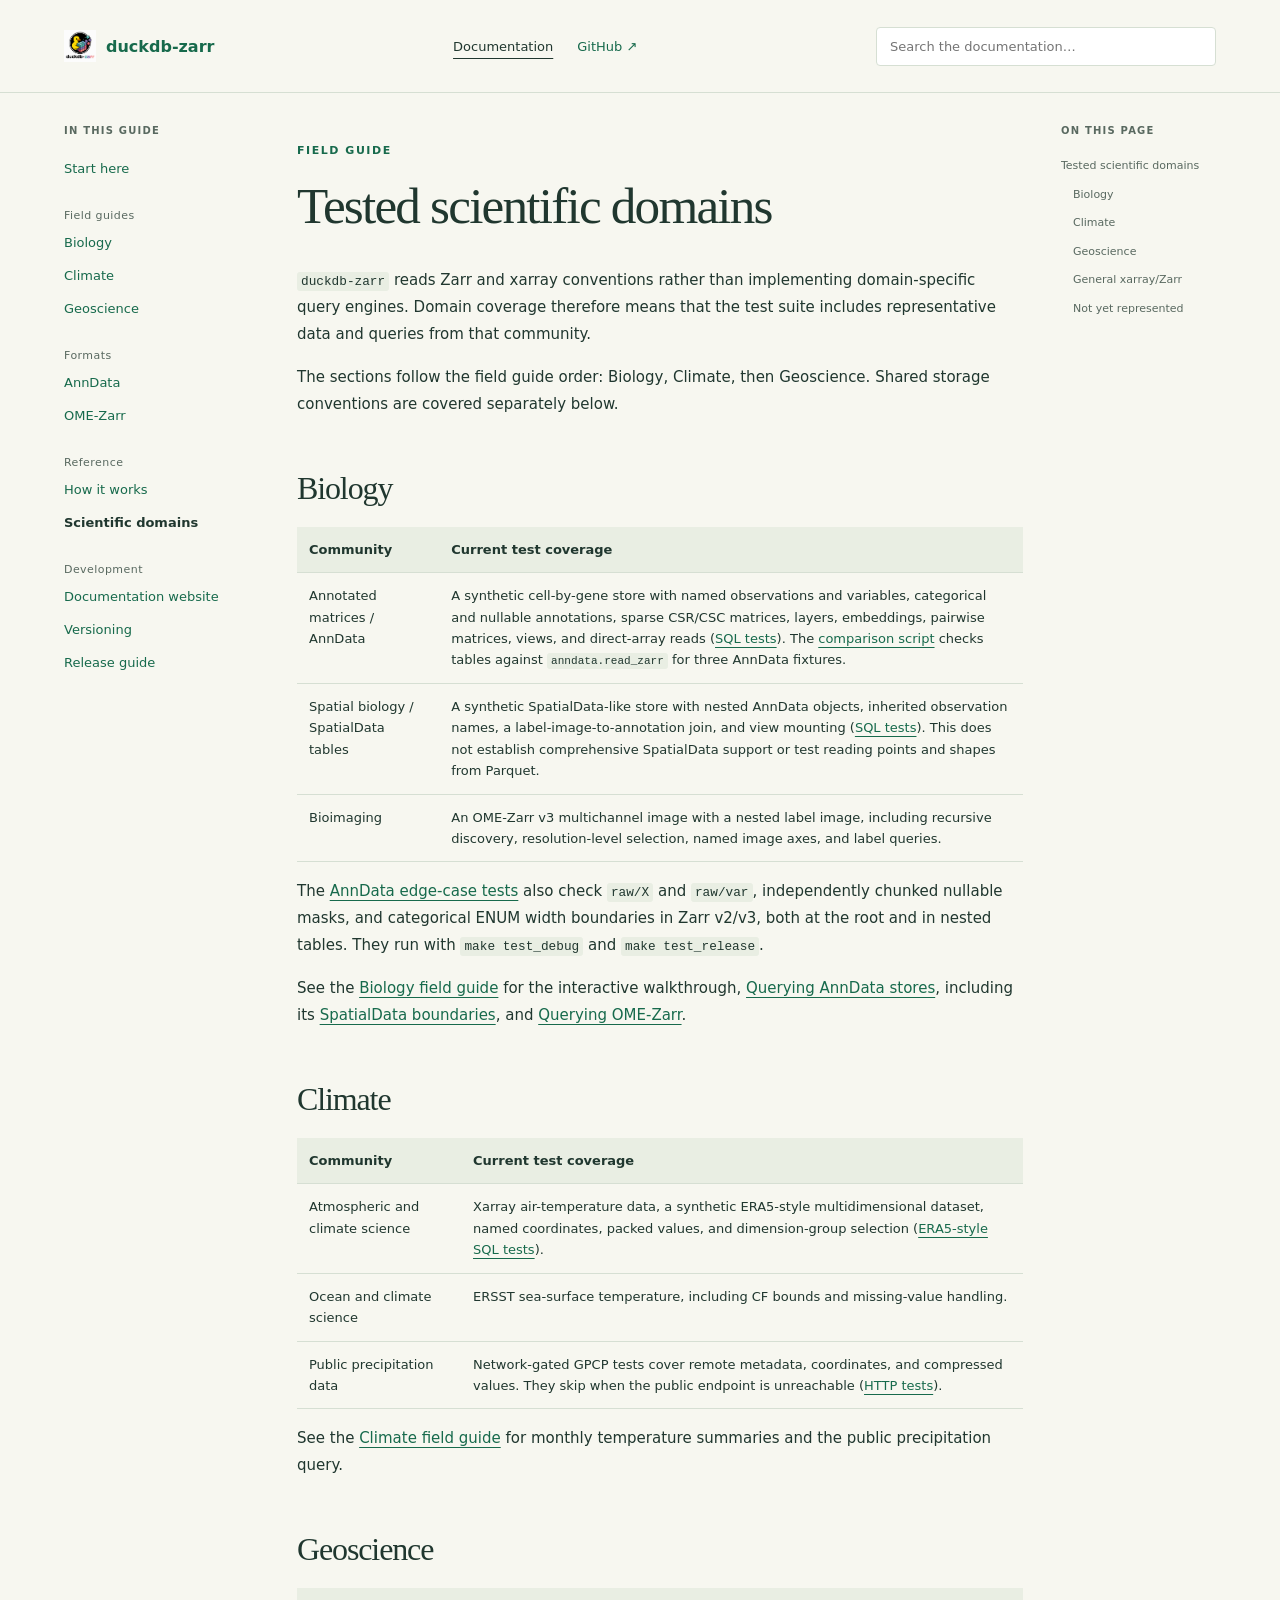
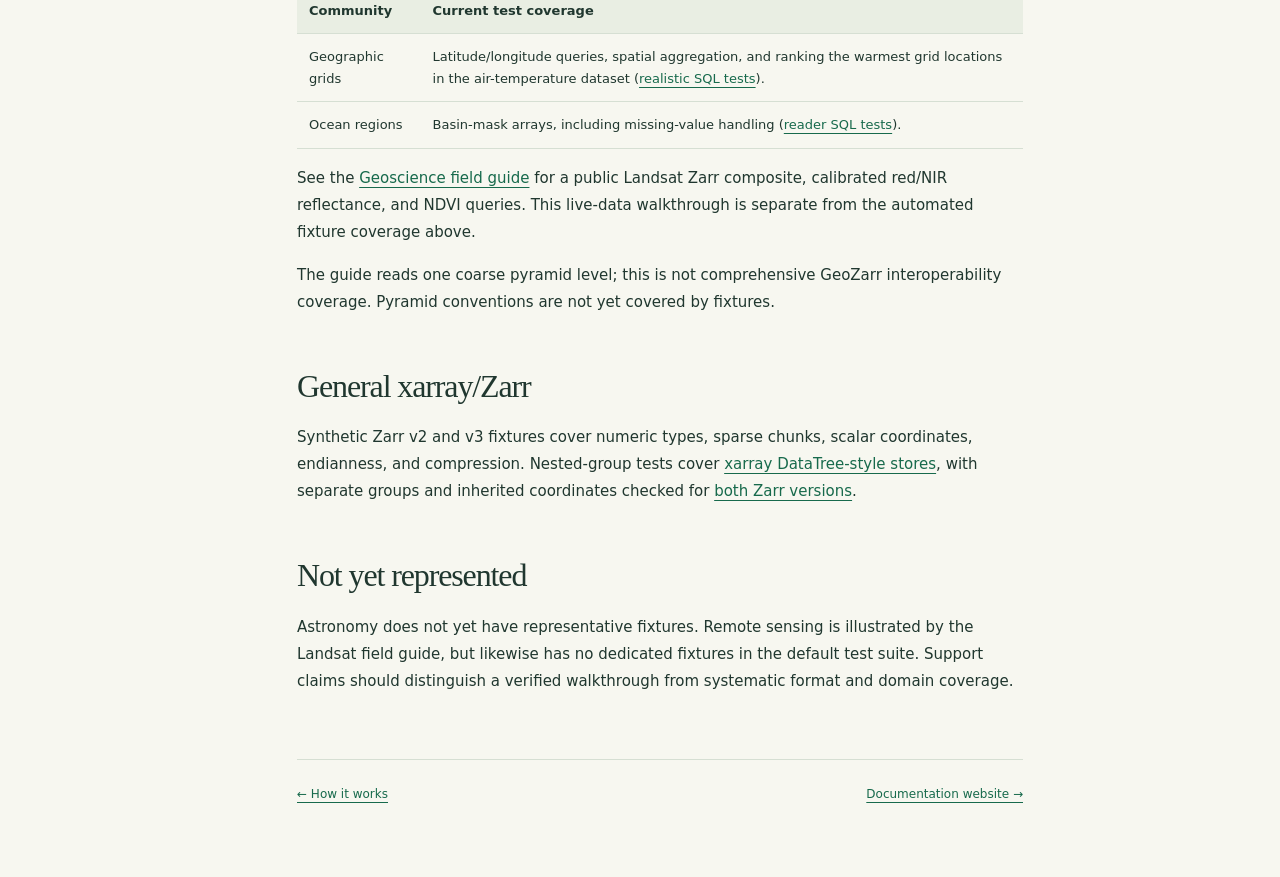
<file: domains/index.html>
<!doctype html>
<html lang="en">
<head>
  <meta charset="utf-8">
  <meta name="viewport" content="width=device-width, initial-scale=1">
  <meta name="description" content="Query scientific Zarr arrays with DuckDB and SQL.">
  <title>Scientific domains · duckdb-zarr documentation</title>
  
  <link rel="stylesheet" href="../site.css">
  <script src="../site.js" data-site-root="../" data-search-url="../search/search_index.json" defer></script>
</head>
<body>

<a class="skip-link" href="#main-content">Skip to content</a>
<header class="project-header">
  <a class="wordmark" href="../"><img class="brand-logo" src="../images/logo.png" alt="" width="32" height="32">duckdb-zarr</a>
  <nav class="project-links" aria-label="Project navigation">
    <a href="../" aria-current="true">Documentation</a>
    <a href="https://github.com/xqlsystems/duckdb-zarr">GitHub ↗</a>
  </nav>
  <div class="docs-tools">
    <button type="button" class="guides-toggle" aria-expanded="false" aria-controls="guide-nav">Browse guides</button>
    <form class="docs-search" role="search">
      <label class="sr-only" for="docs-search-input">Search documentation</label>
      <input id="docs-search-input" type="search" placeholder="Search the documentation…" autocomplete="off" aria-controls="search-results">
      <div id="search-results" class="search-results" role="region" aria-label="Search results" aria-live="polite" hidden></div>
    </form>
  </div>
</header>
<div class="docs-layout">
  <aside id="guide-nav" class="guide-nav">
    <nav aria-label="Documentation guides">
      <p class="nav-heading">In this guide</p>
      <ul>
  
  <li>
    <a href="..">Start here</a>
    
  </li>
  
  <li>
    <span class="guide-group">Field guides</span>
    <ul>
  
  <li>
    <a href="../biology/">Biology</a>
    
  </li>
  
  <li>
    <a href="../examples/climate/">Climate</a>
    
  </li>
  
  <li>
    <a href="../examples/geoscience/">Geoscience</a>
    
  </li>
  
</ul>
    
  </li>
  
  <li>
    <span class="guide-group">Formats</span>
    <ul>
  
  <li>
    <a href="../anndata/">AnnData</a>
    
  </li>
  
  <li>
    <a href="../ome-zarr/">OME-Zarr</a>
    
  </li>
  
</ul>
    
  </li>
  
  <li>
    <span class="guide-group">Reference</span>
    <ul>
  
  <li>
    <a href="../design/">How it works</a>
    
  </li>
  
  <li>
    <a href="./" aria-current="page">Scientific domains</a>
    
  </li>
  
</ul>
    
  </li>
  
  <li>
    <span class="guide-group">Development</span>
    <ul>
  
  <li>
    <a href="../website/">Documentation website</a>
    
  </li>
  
  <li>
    <a href="../versioning/">Versioning</a>
    
  </li>
  
  <li>
    <a href="../community-extension-release/">Release guide</a>
    
  </li>
  
</ul>
    
  </li>
  
</ul>
    </nav>
  </aside>
  <main id="main-content" class="docs-content" tabindex="-1">
    <p class="eyebrow">field guide</p>
    <h1 id="tested-scientific-domains">Tested scientific domains<a class="headerlink" href="#tested-scientific-domains" title="Permanent link">&para;</a></h1>
<p><code>duckdb-zarr</code> reads Zarr and xarray conventions rather than implementing
domain-specific query engines. Domain coverage therefore means that the test
suite includes representative data and queries from that community.</p>
<p>The sections follow the field guide order: Biology,
Climate, then Geoscience. Shared storage conventions are covered separately
below.</p>
<h2 id="biology">Biology<a class="headerlink" href="#biology" title="Permanent link">&para;</a></h2>
<table>
<thead>
<tr>
<th>Community</th>
<th>Current test coverage</th>
</tr>
</thead>
<tbody>
<tr>
<td>Annotated matrices / AnnData</td>
<td>A synthetic cell-by-gene store with named observations and variables, categorical and nullable annotations, sparse CSR/CSC matrices, layers, embeddings, pairwise matrices, views, and direct-array reads (<a href="https://github.com/xqlsystems/duckdb-zarr/blob/main/test/sql/anndata.test">SQL tests</a>). The <a href="https://github.com/xqlsystems/duckdb-zarr/blob/main/scripts/check_anndata_tables.py">comparison script</a> checks tables against <code>anndata.read_zarr</code> for three AnnData fixtures.</td>
</tr>
<tr>
<td>Spatial biology / SpatialData tables</td>
<td>A synthetic SpatialData-like store with nested AnnData objects, inherited observation names, a label-image-to-annotation join, and view mounting (<a href="https://github.com/xqlsystems/duckdb-zarr/blob/main/test/sql/spatialdata.test">SQL tests</a>). This does not establish comprehensive SpatialData support or test reading points and shapes from Parquet.</td>
</tr>
<tr>
<td>Bioimaging</td>
<td>An OME-Zarr v3 multichannel image with a nested label image, including recursive discovery, resolution-level selection, named image axes, and label queries.</td>
</tr>
</tbody>
</table>
<p>The <a href="https://github.com/xqlsystems/duckdb-zarr/blob/main/test/test_anndata_edge_cases.py">AnnData edge-case tests</a> also check
<code>raw/X</code> and <code>raw/var</code>, independently chunked nullable masks, and categorical
ENUM width boundaries in Zarr v2/v3, both at the root and in nested tables.
They run with <code>make test_debug</code> and <code>make test_release</code>.</p>
<p>See the <a href="../biology/">Biology field guide</a> for the interactive
walkthrough, <a href="../anndata/">Querying AnnData stores</a>, including its
<a href="../anndata/#spatialdata-stores">SpatialData boundaries</a>, and
<a href="../ome-zarr/">Querying OME-Zarr</a>.</p>
<p><a id="climate-and-geoscience"></a></p>
<h2 id="climate">Climate<a class="headerlink" href="#climate" title="Permanent link">&para;</a></h2>
<table>
<thead>
<tr>
<th>Community</th>
<th>Current test coverage</th>
</tr>
</thead>
<tbody>
<tr>
<td>Atmospheric and climate science</td>
<td>Xarray air-temperature data, a synthetic ERA5-style multidimensional dataset, named coordinates, packed values, and dimension-group selection (<a href="https://github.com/xqlsystems/duckdb-zarr/blob/main/test/sql/era5_tables.test">ERA5-style SQL tests</a>).</td>
</tr>
<tr>
<td>Ocean and climate science</td>
<td>ERSST sea-surface temperature, including CF bounds and missing-value handling.</td>
</tr>
<tr>
<td>Public precipitation data</td>
<td>Network-gated GPCP tests cover remote metadata, coordinates, and compressed values. They skip when the public endpoint is unreachable (<a href="https://github.com/xqlsystems/duckdb-zarr/blob/main/test/test_http_integration_real.py">HTTP tests</a>).</td>
</tr>
</tbody>
</table>
<p>See the <a href="../examples/climate/">Climate field guide</a> for monthly temperature
summaries and the public precipitation query.</p>
<h2 id="geoscience">Geoscience<a class="headerlink" href="#geoscience" title="Permanent link">&para;</a></h2>
<table>
<thead>
<tr>
<th>Community</th>
<th>Current test coverage</th>
</tr>
</thead>
<tbody>
<tr>
<td>Geographic grids</td>
<td>Latitude/longitude queries, spatial aggregation, and ranking the warmest grid locations in the air-temperature dataset (<a href="https://github.com/xqlsystems/duckdb-zarr/blob/main/test/sql/realistic_queries.test">realistic SQL tests</a>).</td>
</tr>
<tr>
<td>Ocean regions</td>
<td>Basin-mask arrays, including missing-value handling (<a href="https://github.com/xqlsystems/duckdb-zarr/blob/main/test/sql/read_zarr.test">reader SQL tests</a>).</td>
</tr>
</tbody>
</table>
<p>See the <a href="../examples/geoscience/">Geoscience field guide</a> for a public Landsat
Zarr composite, calibrated red/NIR reflectance, and NDVI queries. This live-data
walkthrough is separate from the automated fixture coverage above.</p>
<p>The guide reads one coarse pyramid level; this is not comprehensive GeoZarr
interoperability coverage. Pyramid conventions are not yet covered by fixtures.</p>
<h2 id="general-xarrayzarr">General xarray/Zarr<a class="headerlink" href="#general-xarrayzarr" title="Permanent link">&para;</a></h2>
<p>Synthetic Zarr v2 and v3 fixtures cover numeric types, sparse chunks, scalar
coordinates, endianness, and compression. Nested-group tests cover
<a href="https://github.com/xqlsystems/duckdb-zarr/blob/main/test/sql/datatree.test">xarray DataTree-style stores</a>, with separate groups
and inherited coordinates checked for
<a href="https://github.com/xqlsystems/duckdb-zarr/blob/main/test/test_datatree_compatibility.py">both Zarr versions</a>.</p>
<h2 id="not-yet-represented">Not yet represented<a class="headerlink" href="#not-yet-represented" title="Permanent link">&para;</a></h2>
<p>Astronomy does not yet have representative fixtures. Remote sensing is
illustrated by the Landsat field guide, but likewise has no dedicated fixtures
in the default test suite. Support claims should distinguish a verified
walkthrough from systematic format and domain coverage.</p>
    <footer class="page-footer">
      <a href="../design/">← How it works</a>
      <a href="../website/">Documentation website →</a>
    </footer>
  </main>
  <aside class="page-toc"><nav aria-label="On this page"><p class="nav-heading">On this page</p><ul><li><a href="#tested-scientific-domains">Tested scientific domains</a><ul><li><a href="#biology">Biology</a></li><li><a href="#climate">Climate</a></li><li><a href="#geoscience">Geoscience</a></li><li><a href="#general-xarrayzarr">General xarray/Zarr</a></li><li><a href="#not-yet-represented">Not yet represented</a></li></ul></li></ul></nav></aside>
</div>
</body>
</html>
</file>
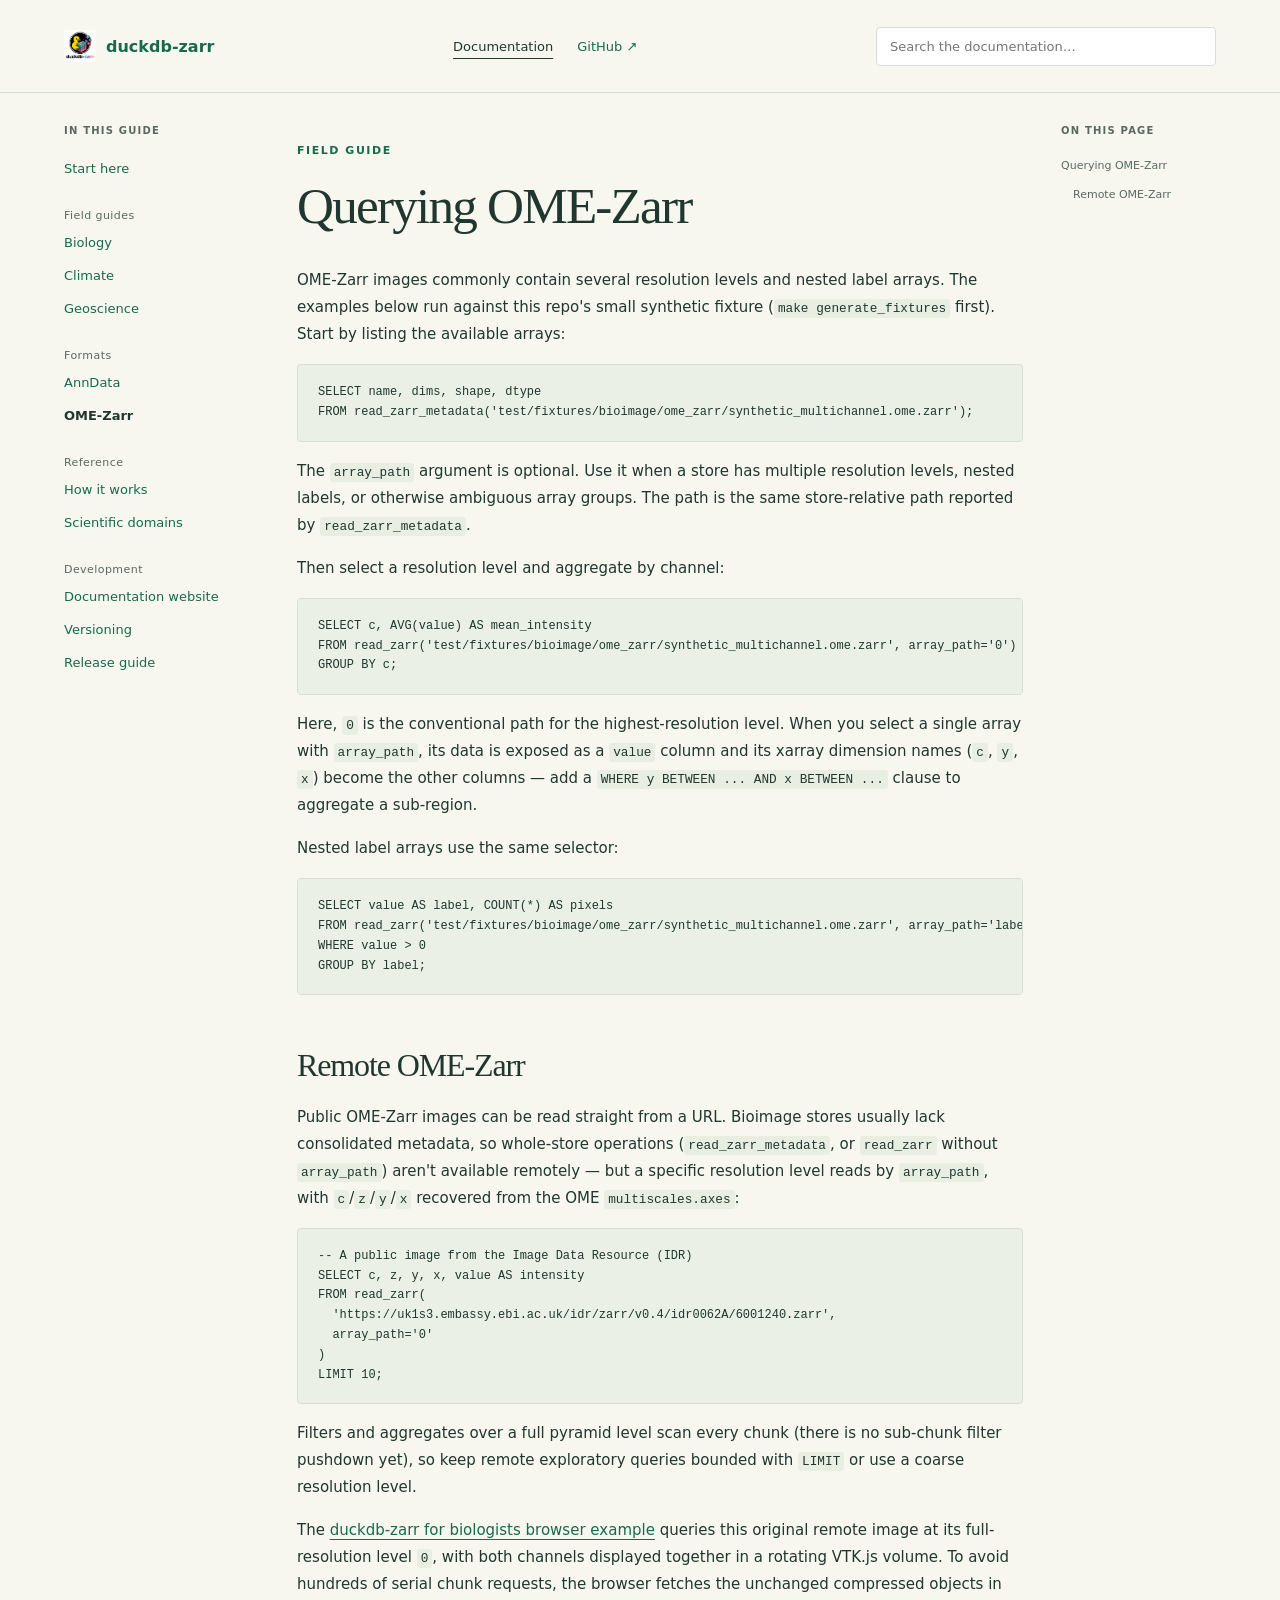
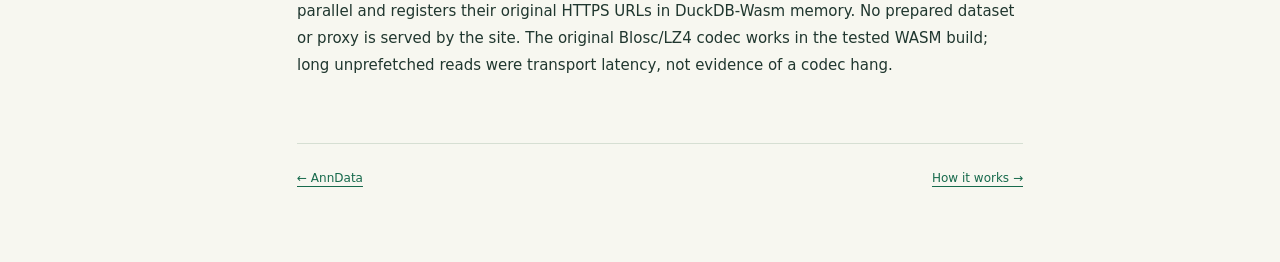
<file: ome-zarr/index.html>
<!doctype html>
<html lang="en">
<head>
  <meta charset="utf-8">
  <meta name="viewport" content="width=device-width, initial-scale=1">
  <meta name="description" content="Query scientific Zarr arrays with DuckDB and SQL.">
  <title>OME-Zarr · duckdb-zarr documentation</title>
  
  <link rel="stylesheet" href="../site.css">
  <script src="../site.js" data-site-root="../" data-search-url="../search/search_index.json" defer></script>
</head>
<body>

<a class="skip-link" href="#main-content">Skip to content</a>
<header class="project-header">
  <a class="wordmark" href="../"><img class="brand-logo" src="../images/logo.png" alt="" width="32" height="32">duckdb-zarr</a>
  <nav class="project-links" aria-label="Project navigation">
    <a href="../" aria-current="true">Documentation</a>
    <a href="https://github.com/xqlsystems/duckdb-zarr">GitHub ↗</a>
  </nav>
  <div class="docs-tools">
    <button type="button" class="guides-toggle" aria-expanded="false" aria-controls="guide-nav">Browse guides</button>
    <form class="docs-search" role="search">
      <label class="sr-only" for="docs-search-input">Search documentation</label>
      <input id="docs-search-input" type="search" placeholder="Search the documentation…" autocomplete="off" aria-controls="search-results">
      <div id="search-results" class="search-results" role="region" aria-label="Search results" aria-live="polite" hidden></div>
    </form>
  </div>
</header>
<div class="docs-layout">
  <aside id="guide-nav" class="guide-nav">
    <nav aria-label="Documentation guides">
      <p class="nav-heading">In this guide</p>
      <ul>
  
  <li>
    <a href="..">Start here</a>
    
  </li>
  
  <li>
    <span class="guide-group">Field guides</span>
    <ul>
  
  <li>
    <a href="../biology/">Biology</a>
    
  </li>
  
  <li>
    <a href="../examples/climate/">Climate</a>
    
  </li>
  
  <li>
    <a href="../examples/geoscience/">Geoscience</a>
    
  </li>
  
</ul>
    
  </li>
  
  <li>
    <span class="guide-group">Formats</span>
    <ul>
  
  <li>
    <a href="../anndata/">AnnData</a>
    
  </li>
  
  <li>
    <a href="./" aria-current="page">OME-Zarr</a>
    
  </li>
  
</ul>
    
  </li>
  
  <li>
    <span class="guide-group">Reference</span>
    <ul>
  
  <li>
    <a href="../design/">How it works</a>
    
  </li>
  
  <li>
    <a href="../domains/">Scientific domains</a>
    
  </li>
  
</ul>
    
  </li>
  
  <li>
    <span class="guide-group">Development</span>
    <ul>
  
  <li>
    <a href="../website/">Documentation website</a>
    
  </li>
  
  <li>
    <a href="../versioning/">Versioning</a>
    
  </li>
  
  <li>
    <a href="../community-extension-release/">Release guide</a>
    
  </li>
  
</ul>
    
  </li>
  
</ul>
    </nav>
  </aside>
  <main id="main-content" class="docs-content" tabindex="-1">
    <p class="eyebrow">field guide</p>
    <h1 id="querying-ome-zarr">Querying OME-Zarr<a class="headerlink" href="#querying-ome-zarr" title="Permanent link">&para;</a></h1>
<p>OME-Zarr images commonly contain several resolution levels and nested label
arrays. The examples below run against this repo's small synthetic fixture
(<code>make generate_fixtures</code> first). Start by listing the available arrays:</p>
<pre><code class="language-sql">SELECT name, dims, shape, dtype
FROM read_zarr_metadata('test/fixtures/bioimage/ome_zarr/synthetic_multichannel.ome.zarr');
</code></pre>
<p>The <code>array_path</code> argument is optional. Use it when a store has multiple
resolution levels, nested labels, or otherwise ambiguous array groups. The path
is the same store-relative path reported by <code>read_zarr_metadata</code>.</p>
<p>Then select a resolution level and aggregate by channel:</p>
<pre><code class="language-sql">SELECT c, AVG(value) AS mean_intensity
FROM read_zarr('test/fixtures/bioimage/ome_zarr/synthetic_multichannel.ome.zarr', array_path='0')
GROUP BY c;
</code></pre>
<p>Here, <code>0</code> is the conventional path for the highest-resolution level. When you
select a single array with <code>array_path</code>, its data is exposed as a <code>value</code> column
and its xarray dimension names (<code>c</code>, <code>y</code>, <code>x</code>) become the other columns — add a
<code>WHERE y BETWEEN ... AND x BETWEEN ...</code> clause to aggregate a sub-region.</p>
<p>Nested label arrays use the same selector:</p>
<pre><code class="language-sql">SELECT value AS label, COUNT(*) AS pixels
FROM read_zarr('test/fixtures/bioimage/ome_zarr/synthetic_multichannel.ome.zarr', array_path='labels/nuclei/0')
WHERE value &gt; 0
GROUP BY label;
</code></pre>
<h2 id="remote-ome-zarr">Remote OME-Zarr<a class="headerlink" href="#remote-ome-zarr" title="Permanent link">&para;</a></h2>
<p>Public OME-Zarr images can be read straight from a URL. Bioimage stores usually
lack consolidated metadata, so whole-store operations (<code>read_zarr_metadata</code>, or
<code>read_zarr</code> without <code>array_path</code>) aren't available remotely — but a specific
resolution level reads by <code>array_path</code>, with <code>c</code>/<code>z</code>/<code>y</code>/<code>x</code> recovered from the
OME <code>multiscales.axes</code>:</p>
<pre><code class="language-sql">-- A public image from the Image Data Resource (IDR)
SELECT c, z, y, x, value AS intensity
FROM read_zarr(
  'https://uk1s3.embassy.ebi.ac.uk/idr/zarr/v0.4/idr0062A/6001240.zarr',
  array_path='0'
)
LIMIT 10;
</code></pre>
<p>Filters and aggregates over a full pyramid level scan every chunk (there is no
sub-chunk filter pushdown yet), so keep remote exploratory queries bounded with
<code>LIMIT</code> or use a coarse resolution level.</p>
<p>The <a href="../biology/">duckdb-zarr for biologists browser example</a>
queries this original remote image at its full-resolution level <code>0</code>, with both
channels displayed together in a rotating VTK.js volume. To avoid hundreds of
serial chunk requests, the browser fetches the unchanged compressed objects
in parallel and registers their original HTTPS URLs in DuckDB-Wasm memory.
No prepared dataset or proxy is served by the site. The original Blosc/LZ4
codec works in the tested WASM build; long unprefetched reads were transport
latency, not evidence of a codec hang.</p>
    <footer class="page-footer">
      <a href="../anndata/">← AnnData</a>
      <a href="../design/">How it works →</a>
    </footer>
  </main>
  <aside class="page-toc"><nav aria-label="On this page"><p class="nav-heading">On this page</p><ul><li><a href="#querying-ome-zarr">Querying OME-Zarr</a><ul><li><a href="#remote-ome-zarr">Remote OME-Zarr</a></li></ul></li></ul></nav></aside>
</div>
</body>
</html>
</file>
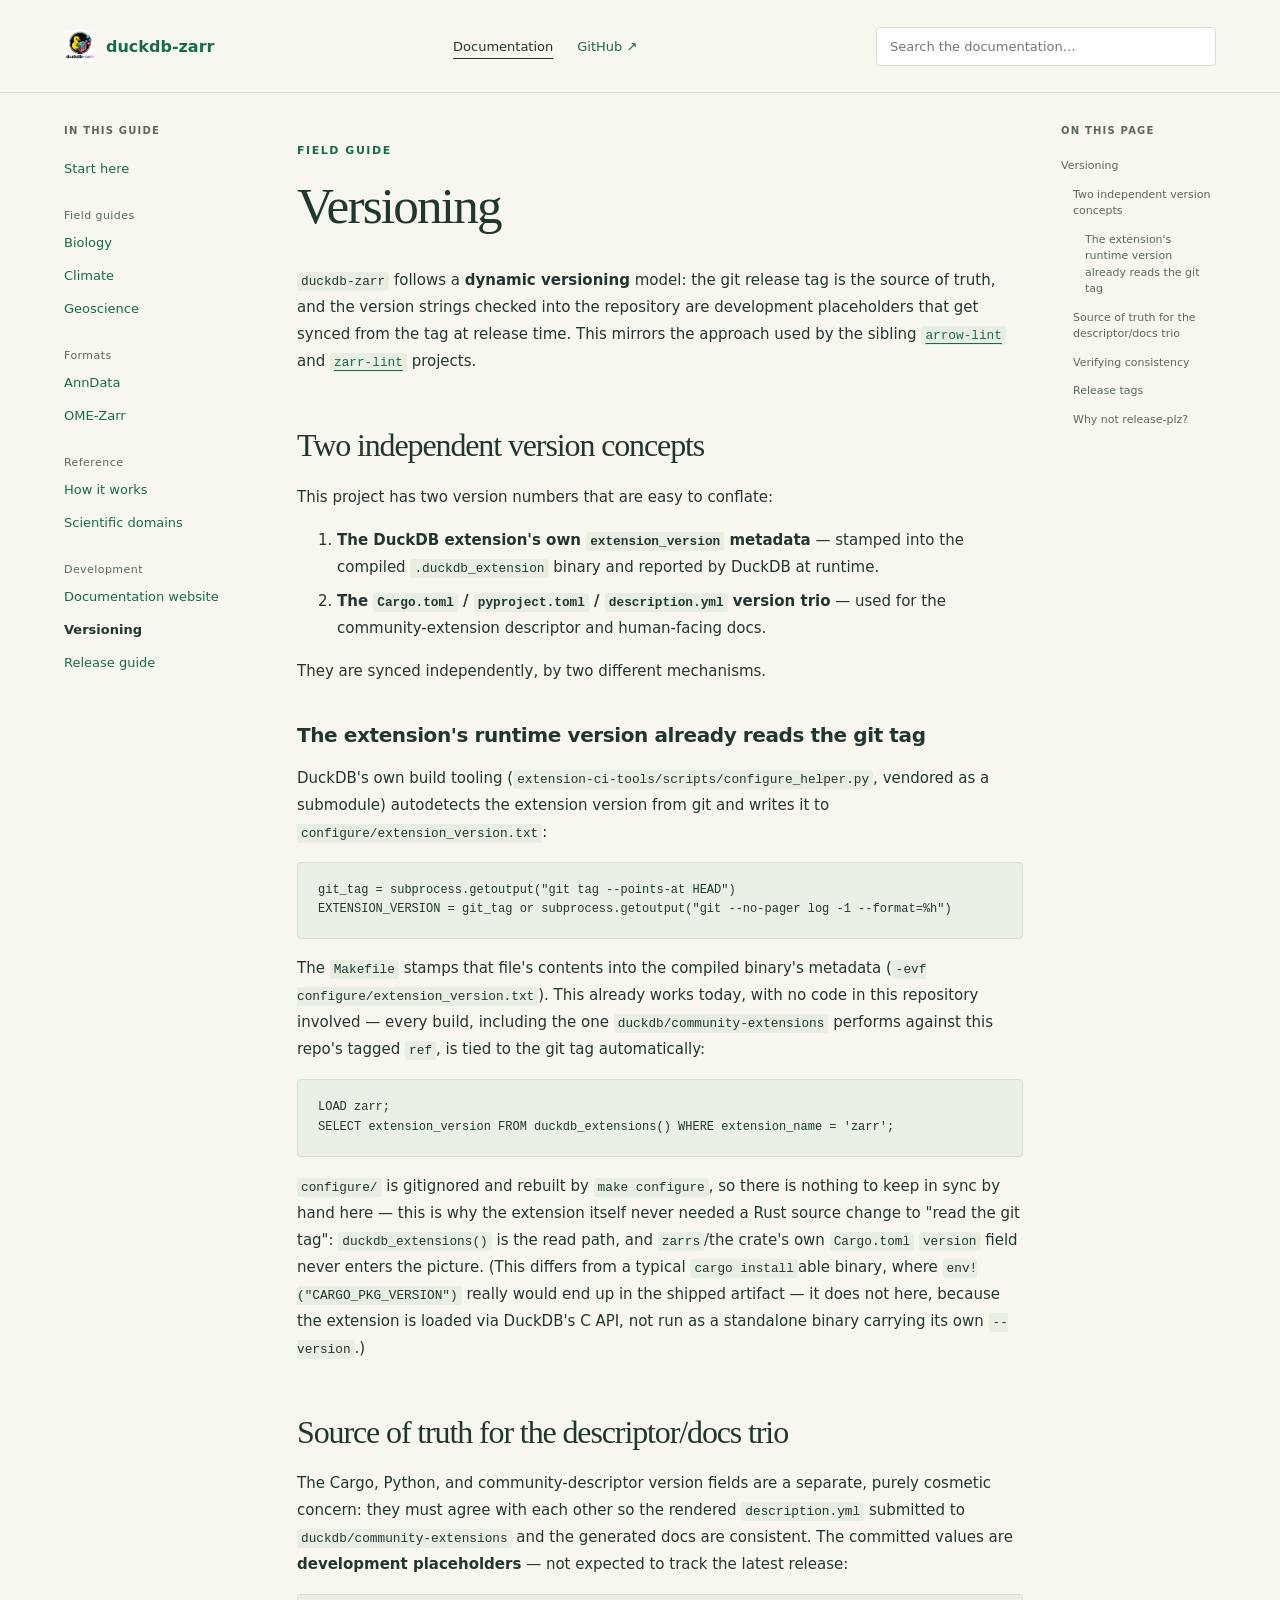
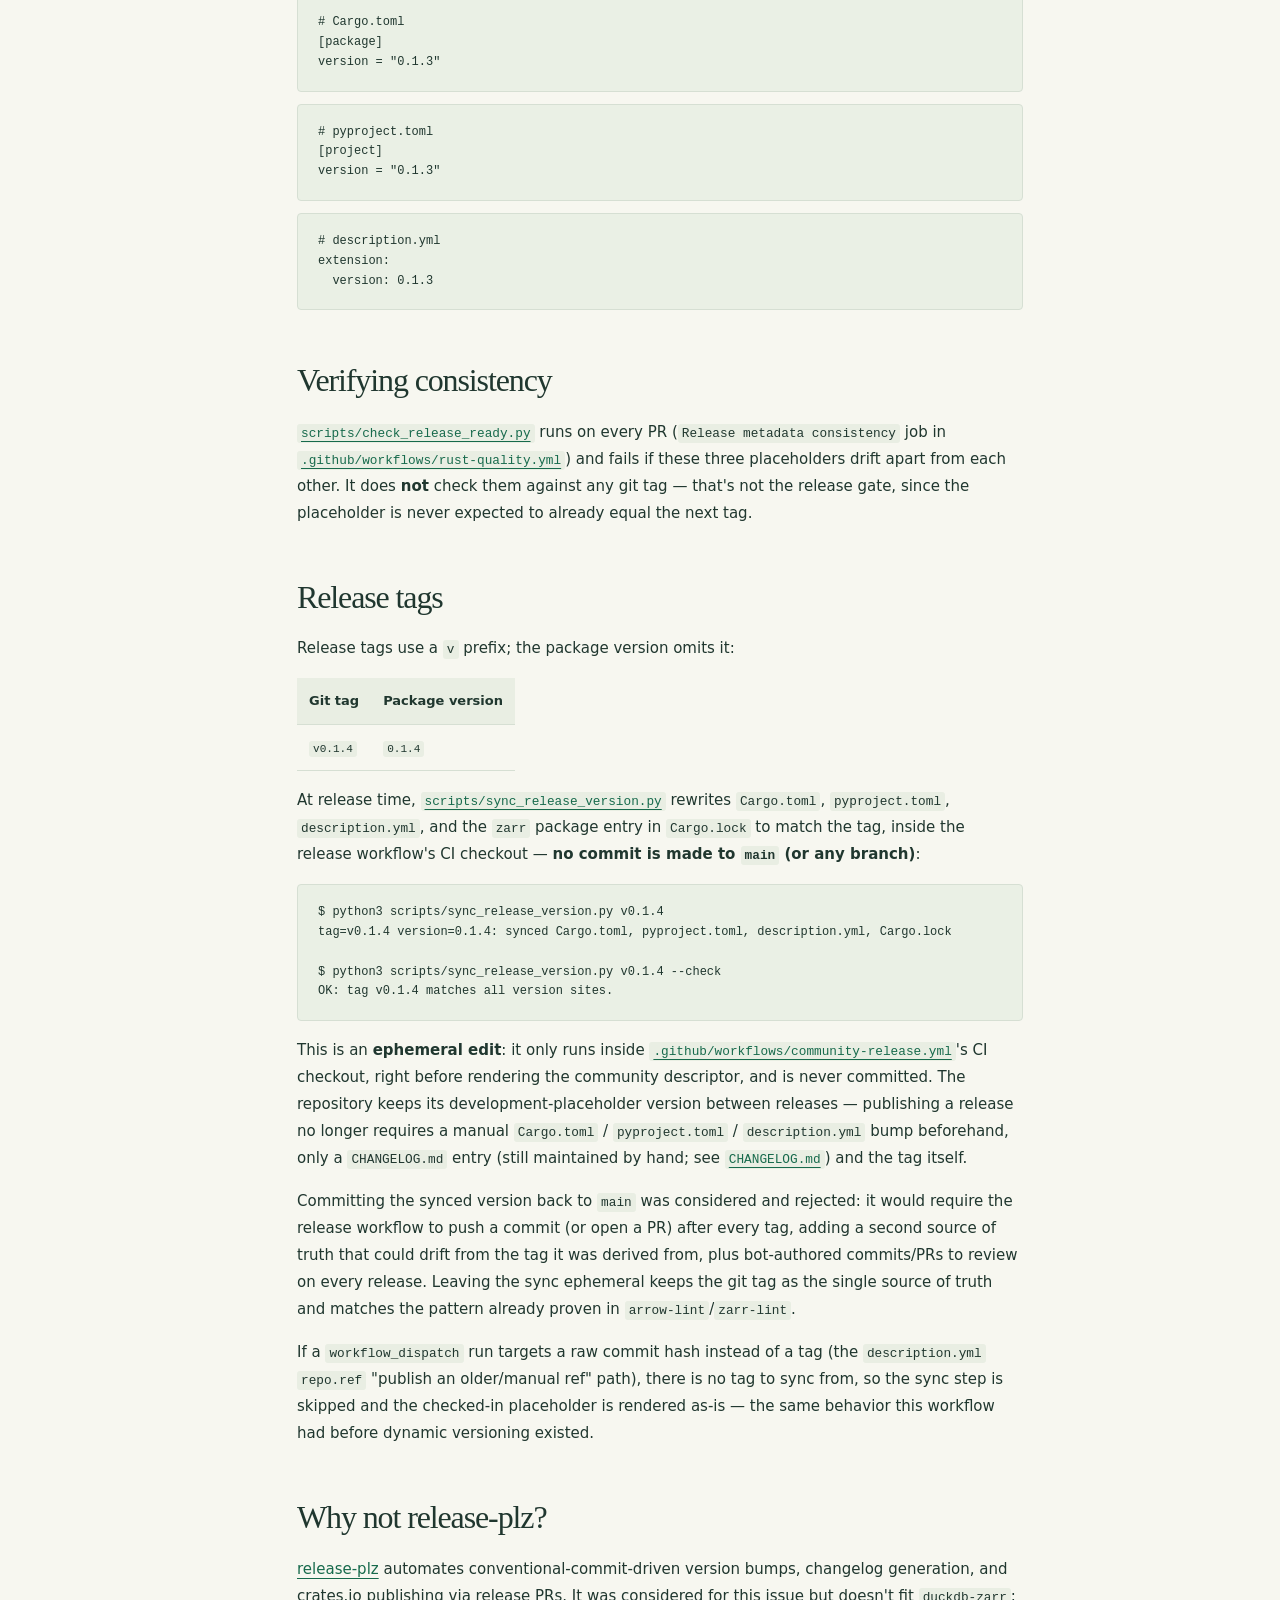
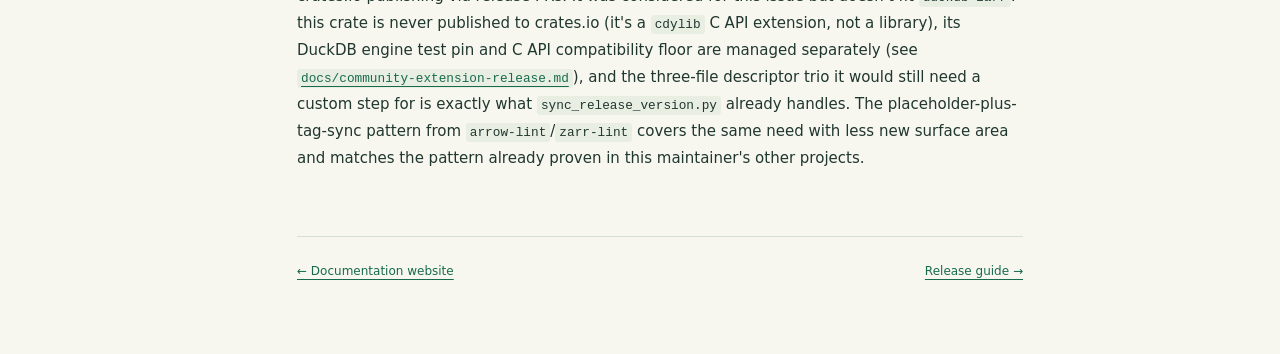
<file: versioning/index.html>
<!doctype html>
<html lang="en">
<head>
  <meta charset="utf-8">
  <meta name="viewport" content="width=device-width, initial-scale=1">
  <meta name="description" content="Query scientific Zarr arrays with DuckDB and SQL.">
  <title>Versioning · duckdb-zarr documentation</title>
  
  <link rel="stylesheet" href="../site.css">
  <script src="../site.js" data-site-root="../" data-search-url="../search/search_index.json" defer></script>
</head>
<body>

<a class="skip-link" href="#main-content">Skip to content</a>
<header class="project-header">
  <a class="wordmark" href="../"><img class="brand-logo" src="../images/logo.png" alt="" width="32" height="32">duckdb-zarr</a>
  <nav class="project-links" aria-label="Project navigation">
    <a href="../" aria-current="true">Documentation</a>
    <a href="https://github.com/xqlsystems/duckdb-zarr">GitHub ↗</a>
  </nav>
  <div class="docs-tools">
    <button type="button" class="guides-toggle" aria-expanded="false" aria-controls="guide-nav">Browse guides</button>
    <form class="docs-search" role="search">
      <label class="sr-only" for="docs-search-input">Search documentation</label>
      <input id="docs-search-input" type="search" placeholder="Search the documentation…" autocomplete="off" aria-controls="search-results">
      <div id="search-results" class="search-results" role="region" aria-label="Search results" aria-live="polite" hidden></div>
    </form>
  </div>
</header>
<div class="docs-layout">
  <aside id="guide-nav" class="guide-nav">
    <nav aria-label="Documentation guides">
      <p class="nav-heading">In this guide</p>
      <ul>
  
  <li>
    <a href="..">Start here</a>
    
  </li>
  
  <li>
    <span class="guide-group">Field guides</span>
    <ul>
  
  <li>
    <a href="../biology/">Biology</a>
    
  </li>
  
  <li>
    <a href="../examples/climate/">Climate</a>
    
  </li>
  
  <li>
    <a href="../examples/geoscience/">Geoscience</a>
    
  </li>
  
</ul>
    
  </li>
  
  <li>
    <span class="guide-group">Formats</span>
    <ul>
  
  <li>
    <a href="../anndata/">AnnData</a>
    
  </li>
  
  <li>
    <a href="../ome-zarr/">OME-Zarr</a>
    
  </li>
  
</ul>
    
  </li>
  
  <li>
    <span class="guide-group">Reference</span>
    <ul>
  
  <li>
    <a href="../design/">How it works</a>
    
  </li>
  
  <li>
    <a href="../domains/">Scientific domains</a>
    
  </li>
  
</ul>
    
  </li>
  
  <li>
    <span class="guide-group">Development</span>
    <ul>
  
  <li>
    <a href="../website/">Documentation website</a>
    
  </li>
  
  <li>
    <a href="./" aria-current="page">Versioning</a>
    
  </li>
  
  <li>
    <a href="../community-extension-release/">Release guide</a>
    
  </li>
  
</ul>
    
  </li>
  
</ul>
    </nav>
  </aside>
  <main id="main-content" class="docs-content" tabindex="-1">
    <p class="eyebrow">field guide</p>
    <h1 id="versioning">Versioning<a class="headerlink" href="#versioning" title="Permanent link">&para;</a></h1>
<p><code>duckdb-zarr</code> follows a <strong>dynamic versioning</strong> model: the git release tag is
the source of truth, and the version strings checked into the repository are
development placeholders that get synced from the tag at release time. This
mirrors the approach used by the sibling <a href="https://github.com/d33bs/arrow-lint"><code>arrow-lint</code></a> and
<a href="https://github.com/d33bs/zarr-lint"><code>zarr-lint</code></a> projects.</p>
<h2 id="two-independent-version-concepts">Two independent version concepts<a class="headerlink" href="#two-independent-version-concepts" title="Permanent link">&para;</a></h2>
<p>This project has two version numbers that are easy to conflate:</p>
<ol>
<li><strong>The DuckDB extension's own <code>extension_version</code> metadata</strong> — stamped into
   the compiled <code>.duckdb_extension</code> binary and reported by DuckDB at runtime.</li>
<li><strong>The <code>Cargo.toml</code> / <code>pyproject.toml</code> / <code>description.yml</code> version trio</strong> —
   used for the community-extension descriptor and human-facing docs.</li>
</ol>
<p>They are synced independently, by two different mechanisms.</p>
<h3 id="the-extensions-runtime-version-already-reads-the-git-tag">The extension's runtime version already reads the git tag<a class="headerlink" href="#the-extensions-runtime-version-already-reads-the-git-tag" title="Permanent link">&para;</a></h3>
<p>DuckDB's own build tooling (<code>extension-ci-tools/scripts/configure_helper.py</code>,
vendored as a submodule) autodetects the extension version from git and
writes it to <code>configure/extension_version.txt</code>:</p>
<pre><code class="language-python">git_tag = subprocess.getoutput(&quot;git tag --points-at HEAD&quot;)
EXTENSION_VERSION = git_tag or subprocess.getoutput(&quot;git --no-pager log -1 --format=%h&quot;)
</code></pre>
<p>The <code>Makefile</code> stamps that file's contents into the compiled binary's
metadata (<code>-evf configure/extension_version.txt</code>). This already works today,
with no code in this repository involved — every build, including the one
<code>duckdb/community-extensions</code> performs against this repo's tagged <code>ref</code>, is
tied to the git tag automatically:</p>
<pre><code class="language-sql">LOAD zarr;
SELECT extension_version FROM duckdb_extensions() WHERE extension_name = 'zarr';
</code></pre>
<p><code>configure/</code> is gitignored and rebuilt by <code>make configure</code>, so there is
nothing to keep in sync by hand here — this is why the extension itself never
needed a Rust source change to "read the git tag": <code>duckdb_extensions()</code> is
the read path, and <code>zarrs</code>/the crate's own <code>Cargo.toml</code> <code>version</code> field never
enters the picture. (This differs from a typical <code>cargo install</code>able binary,
where <code>env!("CARGO_PKG_VERSION")</code> really would end up in the shipped artifact
— it does not here, because the extension is loaded via DuckDB's C API, not
run as a standalone binary carrying its own <code>--version</code>.)</p>
<h2 id="source-of-truth-for-the-descriptordocs-trio">Source of truth for the descriptor/docs trio<a class="headerlink" href="#source-of-truth-for-the-descriptordocs-trio" title="Permanent link">&para;</a></h2>
<p>The Cargo, Python, and community-descriptor version fields are a separate,
purely cosmetic concern: they must agree with each other so the rendered
<code>description.yml</code> submitted to <code>duckdb/community-extensions</code> and the
generated docs are consistent. The committed values are <strong>development
placeholders</strong> — not expected to track the latest release:</p>
<pre><code class="language-toml"># Cargo.toml
[package]
version = &quot;0.1.3&quot;
</code></pre>
<pre><code class="language-toml"># pyproject.toml
[project]
version = &quot;0.1.3&quot;
</code></pre>
<pre><code class="language-yaml"># description.yml
extension:
  version: 0.1.3
</code></pre>
<h2 id="verifying-consistency">Verifying consistency<a class="headerlink" href="#verifying-consistency" title="Permanent link">&para;</a></h2>
<p><a href="https://github.com/xqlsystems/duckdb-zarr/blob/main/scripts/check_release_ready.py"><code>scripts/check_release_ready.py</code></a> runs on
every PR (<code>Release metadata consistency</code> job in
<a href="https://github.com/xqlsystems/duckdb-zarr/blob/main/.github/workflows/rust-quality.yml"><code>.github/workflows/rust-quality.yml</code></a>)
and fails if these three placeholders drift apart from each other. It does
<strong>not</strong> check them against any git tag — that's not the release gate, since
the placeholder is never expected to already equal the next tag.</p>
<h2 id="release-tags">Release tags<a class="headerlink" href="#release-tags" title="Permanent link">&para;</a></h2>
<p>Release tags use a <code>v</code> prefix; the package version omits it:</p>
<table>
<thead>
<tr>
<th>Git tag</th>
<th>Package version</th>
</tr>
</thead>
<tbody>
<tr>
<td><code>v0.1.4</code></td>
<td><code>0.1.4</code></td>
</tr>
</tbody>
</table>
<p>At release time,
<a href="https://github.com/xqlsystems/duckdb-zarr/blob/main/scripts/sync_release_version.py"><code>scripts/sync_release_version.py</code></a>
rewrites <code>Cargo.toml</code>, <code>pyproject.toml</code>, <code>description.yml</code>, and the <code>zarr</code>
package entry in <code>Cargo.lock</code> to match the tag, inside the release workflow's
CI checkout — <strong>no commit is made to <code>main</code> (or any branch)</strong>:</p>
<pre><code class="language-console">$ python3 scripts/sync_release_version.py v0.1.4
tag=v0.1.4 version=0.1.4: synced Cargo.toml, pyproject.toml, description.yml, Cargo.lock

$ python3 scripts/sync_release_version.py v0.1.4 --check
OK: tag v0.1.4 matches all version sites.
</code></pre>
<p>This is an <strong>ephemeral edit</strong>: it only runs inside
<a href="https://github.com/xqlsystems/duckdb-zarr/blob/main/.github/workflows/community-release.yml"><code>.github/workflows/community-release.yml</code></a>'s
CI checkout, right before rendering the community descriptor, and is never
committed. The repository keeps its development-placeholder version between
releases — publishing a release no longer requires a manual <code>Cargo.toml</code> /
<code>pyproject.toml</code> / <code>description.yml</code> bump beforehand, only a <code>CHANGELOG.md</code>
entry (still maintained by hand; see
<a href="https://github.com/xqlsystems/duckdb-zarr/blob/main/CHANGELOG.md"><code>CHANGELOG.md</code></a>) and the tag itself.</p>
<p>Committing the synced version back to <code>main</code> was considered and rejected: it
would require the release workflow to push a commit (or open a PR) after
every tag, adding a second source of truth that could drift from the tag it
was derived from, plus bot-authored commits/PRs to review on every release.
Leaving the sync ephemeral keeps the git tag as the single source of truth
and matches the pattern already proven in <code>arrow-lint</code>/<code>zarr-lint</code>.</p>
<p>If a <code>workflow_dispatch</code> run targets a raw commit hash instead of a tag (the
<code>description.yml</code> <code>repo.ref</code> "publish an older/manual ref" path), there is no
tag to sync from, so the sync step is skipped and the checked-in placeholder
is rendered as-is — the same behavior this workflow had before dynamic
versioning existed.</p>
<h2 id="why-not-release-plz">Why not release-plz?<a class="headerlink" href="#why-not-release-plz" title="Permanent link">&para;</a></h2>
<p><a href="https://release-plz.dev/">release-plz</a> automates conventional-commit-driven
version bumps, changelog generation, and crates.io publishing via release
PRs. It was considered for this issue but doesn't fit <code>duckdb-zarr</code>: this
crate is never published to crates.io (it's a <code>cdylib</code> C API extension, not a
library), its DuckDB engine test pin and C API compatibility floor are managed
separately (see
<a href="../community-extension-release/#duckdb-version-policy"><code>docs/community-extension-release.md</code></a>),
and the three-file descriptor trio it would still need a custom step for is
exactly what <code>sync_release_version.py</code> already handles. The
placeholder-plus-tag-sync pattern from <code>arrow-lint</code>/<code>zarr-lint</code> covers the
same need with less new surface area and matches the pattern already proven
in this maintainer's other projects.</p>
    <footer class="page-footer">
      <a href="../website/">← Documentation website</a>
      <a href="../community-extension-release/">Release guide →</a>
    </footer>
  </main>
  <aside class="page-toc"><nav aria-label="On this page"><p class="nav-heading">On this page</p><ul><li><a href="#versioning">Versioning</a><ul><li><a href="#two-independent-version-concepts">Two independent version concepts</a><ul><li><a href="#the-extensions-runtime-version-already-reads-the-git-tag">The extension's runtime version already reads the git tag</a></li></ul></li><li><a href="#source-of-truth-for-the-descriptordocs-trio">Source of truth for the descriptor/docs trio</a></li><li><a href="#verifying-consistency">Verifying consistency</a></li><li><a href="#release-tags">Release tags</a></li><li><a href="#why-not-release-plz">Why not release-plz?</a></li></ul></li></ul></nav></aside>
</div>
</body>
</html>
</file>
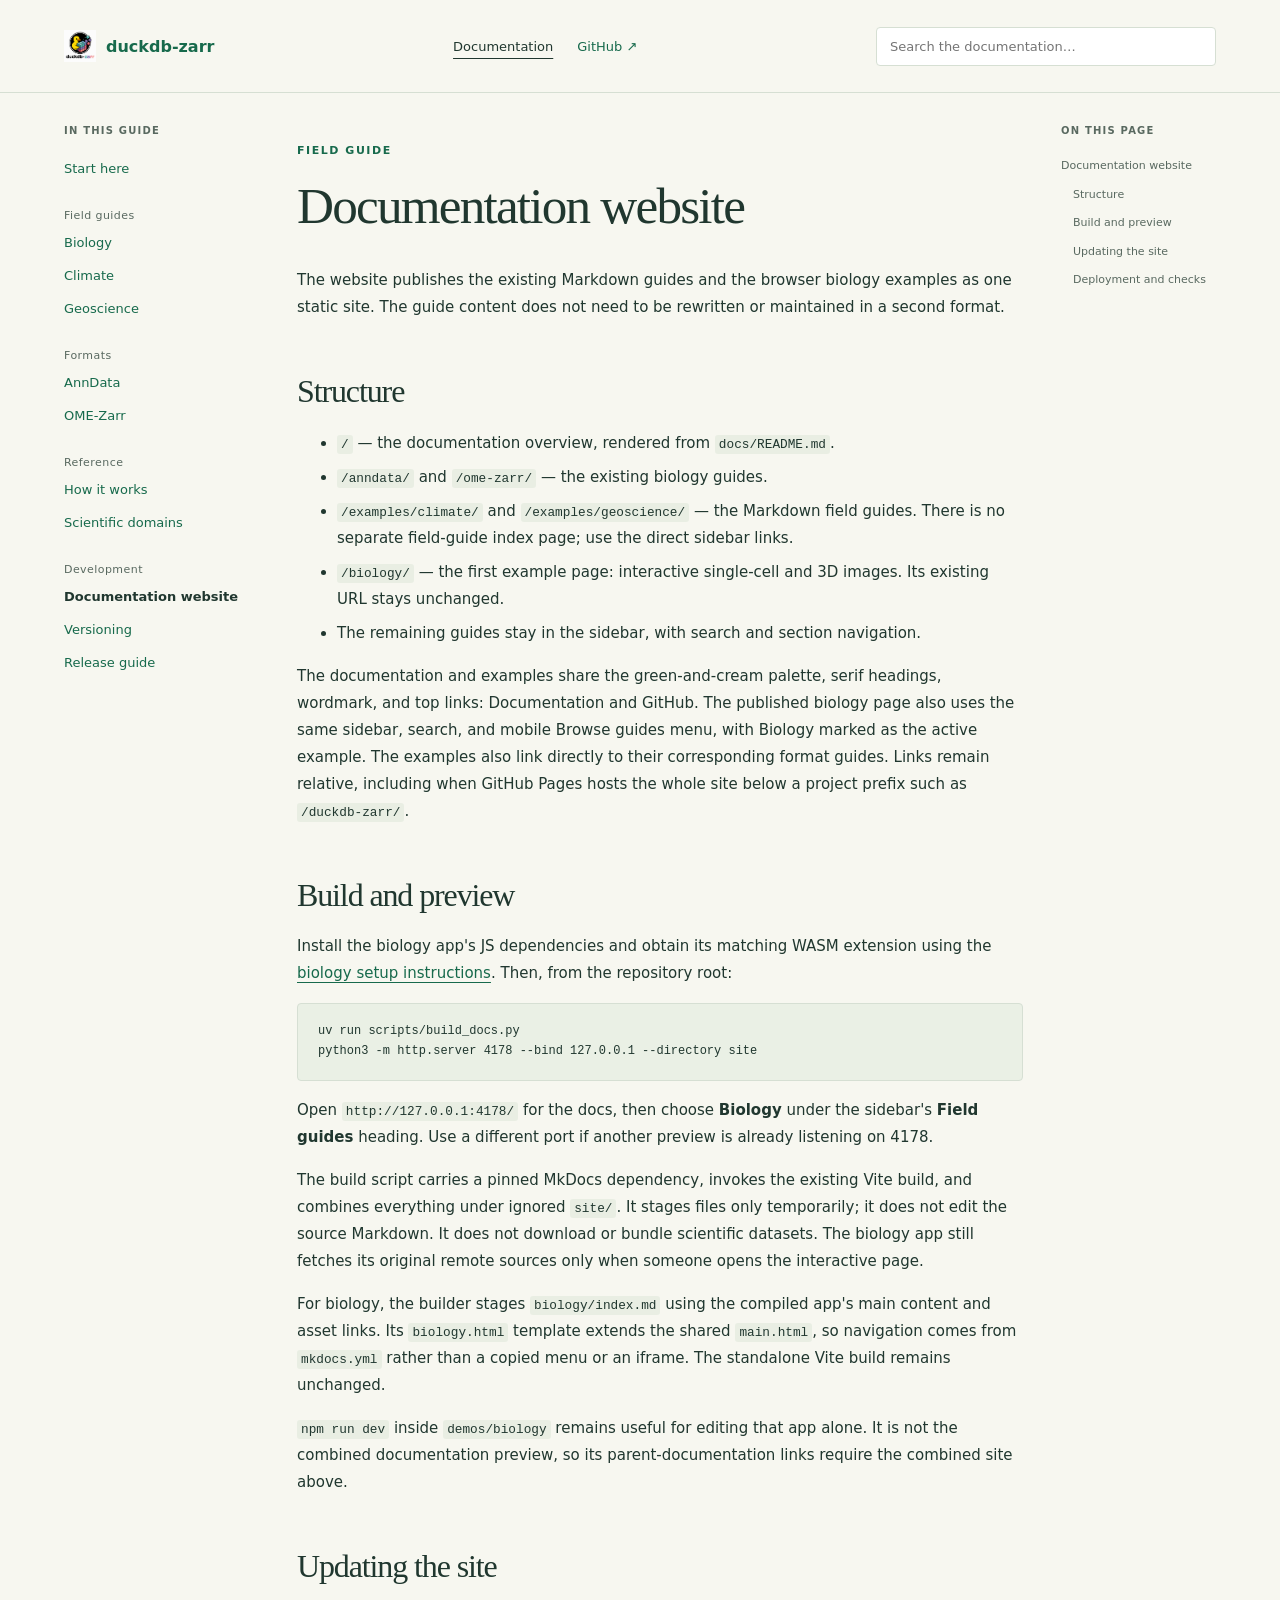
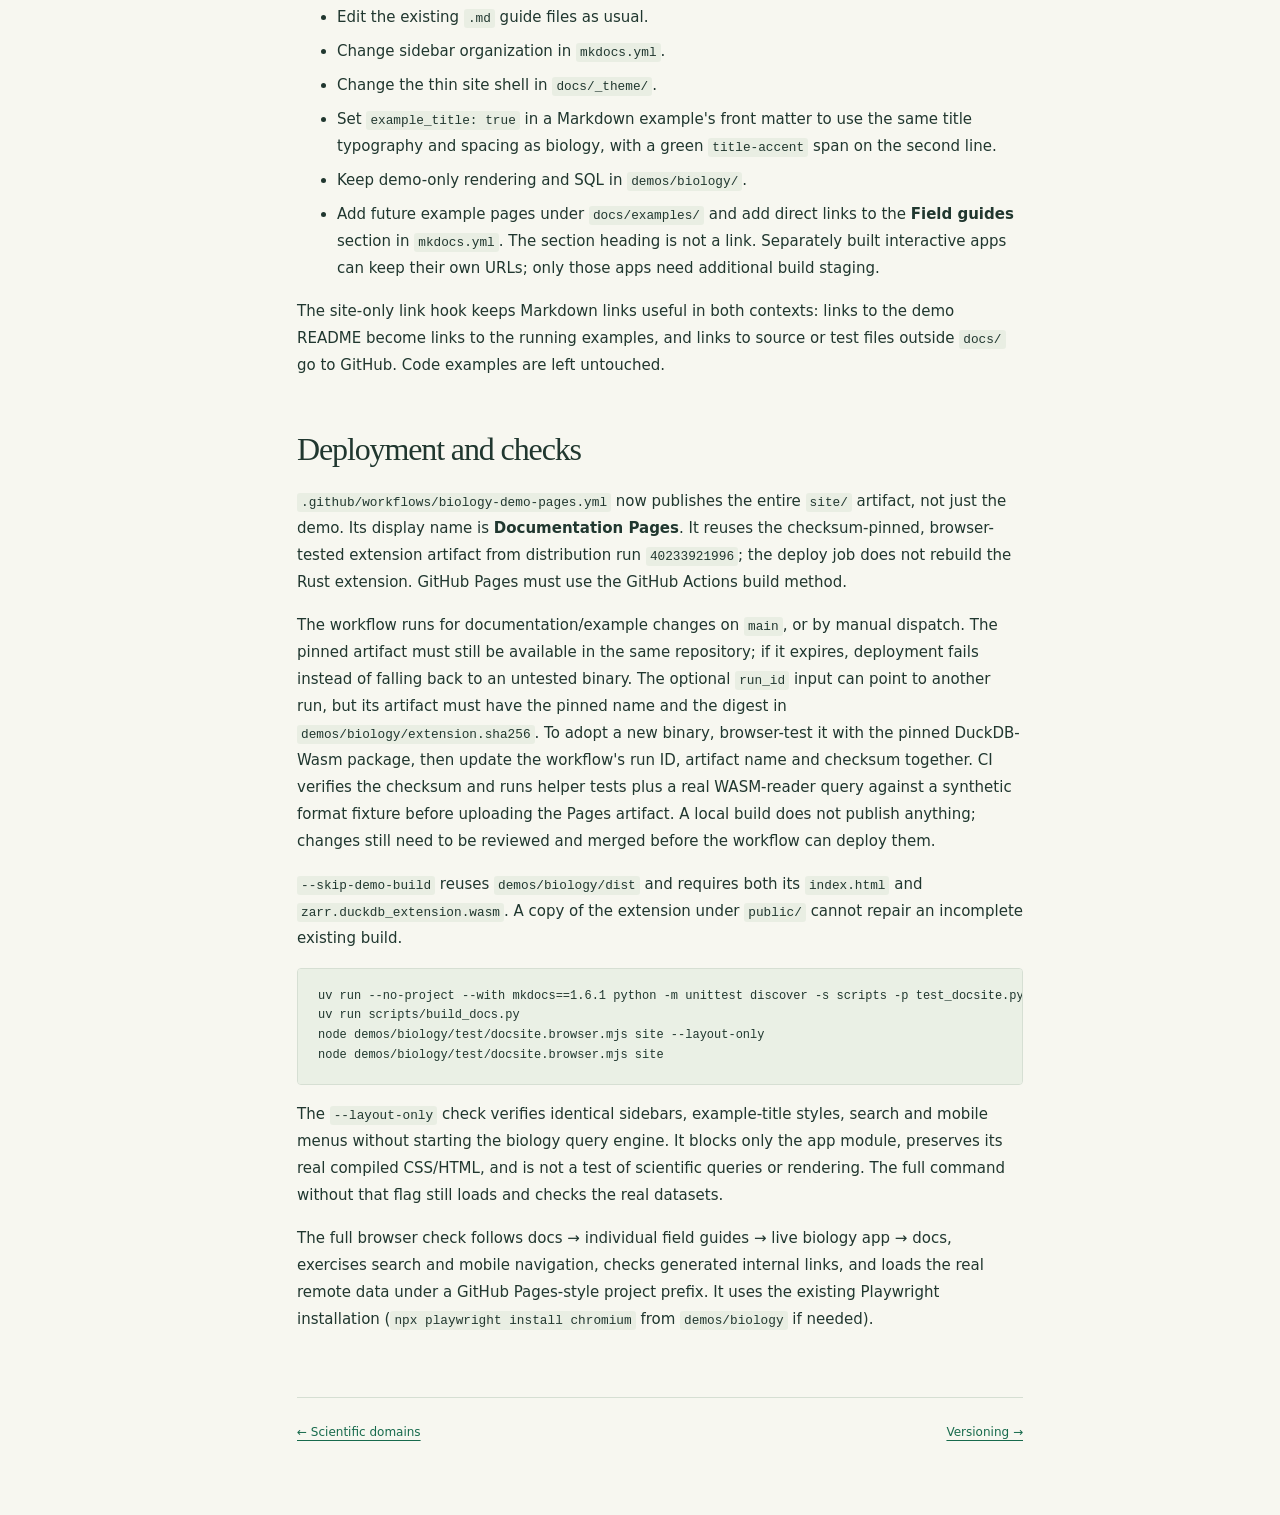
<file: website/index.html>
<!doctype html>
<html lang="en">
<head>
  <meta charset="utf-8">
  <meta name="viewport" content="width=device-width, initial-scale=1">
  <meta name="description" content="Query scientific Zarr arrays with DuckDB and SQL.">
  <title>Documentation website · duckdb-zarr documentation</title>
  
  <link rel="stylesheet" href="../site.css">
  <script src="../site.js" data-site-root="../" data-search-url="../search/search_index.json" defer></script>
</head>
<body>

<a class="skip-link" href="#main-content">Skip to content</a>
<header class="project-header">
  <a class="wordmark" href="../"><img class="brand-logo" src="../images/logo.png" alt="" width="32" height="32">duckdb-zarr</a>
  <nav class="project-links" aria-label="Project navigation">
    <a href="../" aria-current="true">Documentation</a>
    <a href="https://github.com/xqlsystems/duckdb-zarr">GitHub ↗</a>
  </nav>
  <div class="docs-tools">
    <button type="button" class="guides-toggle" aria-expanded="false" aria-controls="guide-nav">Browse guides</button>
    <form class="docs-search" role="search">
      <label class="sr-only" for="docs-search-input">Search documentation</label>
      <input id="docs-search-input" type="search" placeholder="Search the documentation…" autocomplete="off" aria-controls="search-results">
      <div id="search-results" class="search-results" role="region" aria-label="Search results" aria-live="polite" hidden></div>
    </form>
  </div>
</header>
<div class="docs-layout">
  <aside id="guide-nav" class="guide-nav">
    <nav aria-label="Documentation guides">
      <p class="nav-heading">In this guide</p>
      <ul>
  
  <li>
    <a href="..">Start here</a>
    
  </li>
  
  <li>
    <span class="guide-group">Field guides</span>
    <ul>
  
  <li>
    <a href="../biology/">Biology</a>
    
  </li>
  
  <li>
    <a href="../examples/climate/">Climate</a>
    
  </li>
  
  <li>
    <a href="../examples/geoscience/">Geoscience</a>
    
  </li>
  
</ul>
    
  </li>
  
  <li>
    <span class="guide-group">Formats</span>
    <ul>
  
  <li>
    <a href="../anndata/">AnnData</a>
    
  </li>
  
  <li>
    <a href="../ome-zarr/">OME-Zarr</a>
    
  </li>
  
</ul>
    
  </li>
  
  <li>
    <span class="guide-group">Reference</span>
    <ul>
  
  <li>
    <a href="../design/">How it works</a>
    
  </li>
  
  <li>
    <a href="../domains/">Scientific domains</a>
    
  </li>
  
</ul>
    
  </li>
  
  <li>
    <span class="guide-group">Development</span>
    <ul>
  
  <li>
    <a href="./" aria-current="page">Documentation website</a>
    
  </li>
  
  <li>
    <a href="../versioning/">Versioning</a>
    
  </li>
  
  <li>
    <a href="../community-extension-release/">Release guide</a>
    
  </li>
  
</ul>
    
  </li>
  
</ul>
    </nav>
  </aside>
  <main id="main-content" class="docs-content" tabindex="-1">
    <p class="eyebrow">field guide</p>
    <h1 id="documentation-website">Documentation website<a class="headerlink" href="#documentation-website" title="Permanent link">&para;</a></h1>
<p>The website publishes the existing Markdown guides and the browser biology
examples as one static site. The guide content does not need to be rewritten
or maintained in a second format.</p>
<h2 id="structure">Structure<a class="headerlink" href="#structure" title="Permanent link">&para;</a></h2>
<ul>
<li><code>/</code> — the documentation overview, rendered from <code>docs/README.md</code>.</li>
<li><code>/anndata/</code> and <code>/ome-zarr/</code> — the existing biology guides.</li>
<li><code>/examples/climate/</code> and <code>/examples/geoscience/</code> — the Markdown field guides.
  There is no separate field-guide index page; use the direct sidebar links.</li>
<li><code>/biology/</code> — the first example page: interactive single-cell and 3D images.
  Its existing URL stays unchanged.</li>
<li>The remaining guides stay in the sidebar, with search and section navigation.</li>
</ul>
<p>The documentation and examples share the green-and-cream palette, serif
headings, wordmark, and top links: Documentation and GitHub.
The published biology page also uses the same sidebar, search, and mobile
Browse guides menu, with Biology marked as the active example.
The examples also link directly to their corresponding format guides. Links
remain relative, including when GitHub Pages hosts the whole site below a
project prefix such as <code>/duckdb-zarr/</code>.</p>
<h2 id="build-and-preview">Build and preview<a class="headerlink" href="#build-and-preview" title="Permanent link">&para;</a></h2>
<p>Install the biology app's JS dependencies and obtain its matching WASM
extension using the <a href="../biology/">biology setup instructions</a>.
Then, from the repository root:</p>
<pre><code class="language-sh">uv run scripts/build_docs.py
python3 -m http.server 4178 --bind 127.0.0.1 --directory site
</code></pre>
<p>Open <code>http://127.0.0.1:4178/</code> for the docs, then choose <strong>Biology</strong> under the sidebar's <strong>Field guides</strong> heading.
Use a different port if another preview is already listening on 4178.</p>
<p>The build script carries a pinned MkDocs dependency, invokes the existing Vite
build, and combines everything under ignored <code>site/</code>. It stages files only
temporarily; it does not edit the source Markdown. It does not download or
bundle scientific datasets. The biology app still fetches its original remote
sources only when someone opens the interactive page.</p>
<p>For biology, the builder stages <code>biology/index.md</code> using the compiled app's
main content and asset links. Its <code>biology.html</code> template extends the shared
<code>main.html</code>, so navigation comes from <code>mkdocs.yml</code> rather than a copied menu
or an iframe. The standalone Vite build remains unchanged.</p>
<p><code>npm run dev</code> inside <code>demos/biology</code> remains useful for editing that app alone.
It is not the combined documentation preview, so its parent-documentation links
require the combined site above.</p>
<h2 id="updating-the-site">Updating the site<a class="headerlink" href="#updating-the-site" title="Permanent link">&para;</a></h2>
<ul>
<li>Edit the existing <code>.md</code> guide files as usual.</li>
<li>Change sidebar organization in <code>mkdocs.yml</code>.</li>
<li>Change the thin site shell in <code>docs/_theme/</code>.</li>
<li>Set <code>example_title: true</code> in a Markdown example's front matter to use the
  same title typography and spacing as biology, with a green <code>title-accent</code>
  span on the second line.</li>
<li>Keep demo-only rendering and SQL in <code>demos/biology/</code>.</li>
<li>Add future example pages under <code>docs/examples/</code> and add direct links to the
  <strong>Field guides</strong> section in <code>mkdocs.yml</code>. The section heading is not a link.
  Separately built interactive apps can keep their own URLs; only those apps
  need additional build staging.</li>
</ul>
<p>The site-only link hook keeps Markdown links useful in both contexts: links to
the demo README become links to the running examples, and links to source or
test files outside <code>docs/</code> go to GitHub. Code examples are left untouched.</p>
<h2 id="deployment-and-checks">Deployment and checks<a class="headerlink" href="#deployment-and-checks" title="Permanent link">&para;</a></h2>
<p><code>.github/workflows/biology-demo-pages.yml</code> now publishes the entire <code>site/</code>
artifact, not just the demo. Its display name is <strong>Documentation Pages</strong>. It
reuses the checksum-pinned, browser-tested extension artifact from distribution
run <code>40233921996</code>; the deploy job does not rebuild the Rust extension. GitHub Pages
must use the GitHub Actions build method.</p>
<p>The workflow runs for documentation/example changes on <code>main</code>, or by manual
dispatch. The pinned artifact must still be available in the same repository;
if it expires, deployment fails instead of falling back to an untested binary.
The optional <code>run_id</code> input can point to another run, but its artifact must
have the pinned name and the digest in <code>demos/biology/extension.sha256</code>.
To adopt a new binary, browser-test it with the pinned DuckDB-Wasm package,
then update the workflow's run ID, artifact name and checksum together.
CI verifies the checksum and runs helper tests plus a real WASM-reader query
against a synthetic format fixture before uploading the Pages artifact.
A local build does not publish anything; changes still need to be reviewed
and merged before the workflow can deploy them.</p>
<p><code>--skip-demo-build</code> reuses <code>demos/biology/dist</code> and requires both its
<code>index.html</code> and <code>zarr.duckdb_extension.wasm</code>. A copy of the extension under
<code>public/</code> cannot repair an incomplete existing build.</p>
<pre><code class="language-sh">uv run --no-project --with mkdocs==1.6.1 python -m unittest discover -s scripts -p test_docsite.py
uv run scripts/build_docs.py
node demos/biology/test/docsite.browser.mjs site --layout-only
node demos/biology/test/docsite.browser.mjs site
</code></pre>
<p>The <code>--layout-only</code> check verifies identical sidebars, example-title styles,
search and mobile menus without starting the biology query engine. It blocks
only the app module, preserves its real compiled CSS/HTML, and is not a test
of scientific queries or rendering. The full command without that flag still
loads and checks the real datasets.</p>
<p>The full browser check follows docs → individual field guides → live biology app → docs,
exercises search and mobile navigation, checks generated internal links, and
loads the real remote data under a GitHub Pages-style project prefix. It uses
the existing Playwright installation (<code>npx playwright install chromium</code> from
<code>demos/biology</code> if needed).</p>
    <footer class="page-footer">
      <a href="../domains/">← Scientific domains</a>
      <a href="../versioning/">Versioning →</a>
    </footer>
  </main>
  <aside class="page-toc"><nav aria-label="On this page"><p class="nav-heading">On this page</p><ul><li><a href="#documentation-website">Documentation website</a><ul><li><a href="#structure">Structure</a></li><li><a href="#build-and-preview">Build and preview</a></li><li><a href="#updating-the-site">Updating the site</a></li><li><a href="#deployment-and-checks">Deployment and checks</a></li></ul></li></ul></nav></aside>
</div>
</body>
</html>
</file>
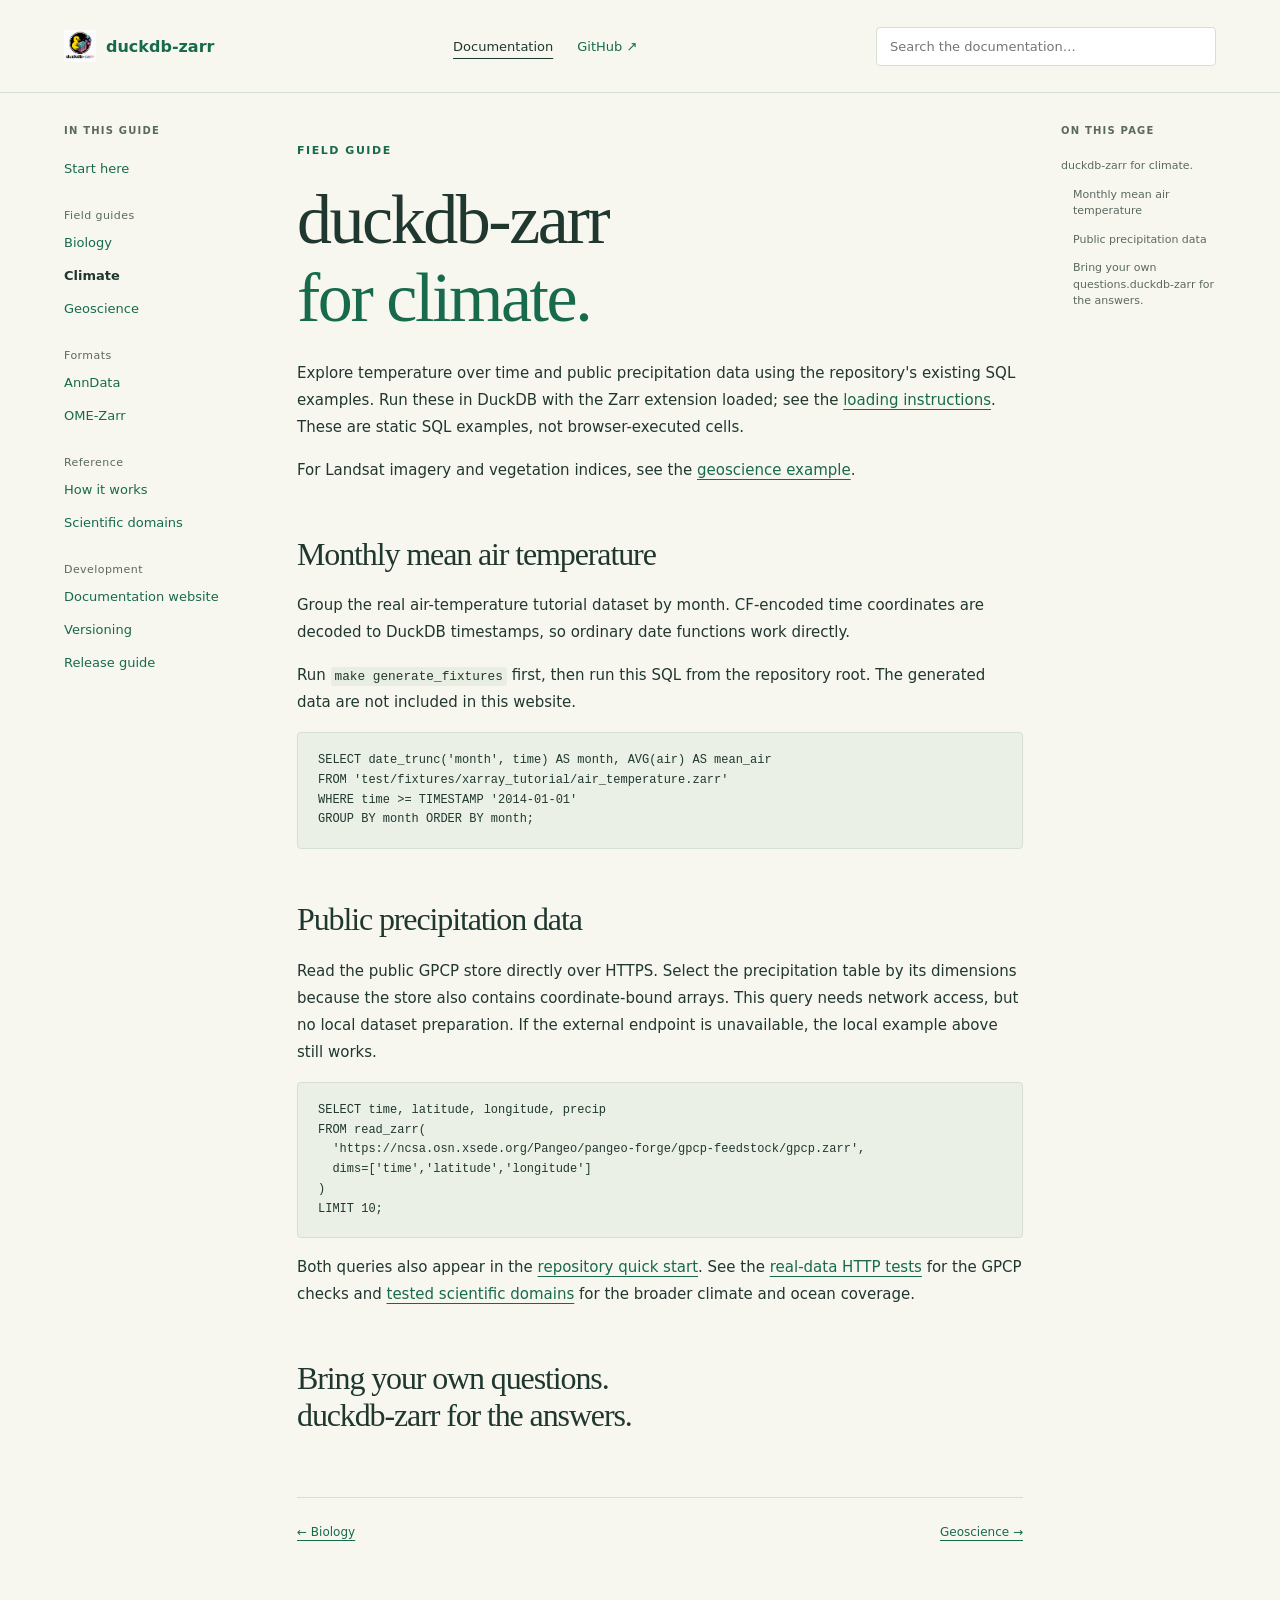
<file: examples/climate/index.html>
<!doctype html>
<html lang="en">
<head>
  <meta charset="utf-8">
  <meta name="viewport" content="width=device-width, initial-scale=1">
  <meta name="description" content="Query scientific Zarr arrays with DuckDB and SQL.">
  <title>Climate · duckdb-zarr documentation</title>
  
  <link rel="stylesheet" href="../../site.css">
  <script src="../../site.js" data-site-root="../../" data-search-url="../../search/search_index.json" defer></script>
</head>
<body>

<a class="skip-link" href="#main-content">Skip to content</a>
<header class="project-header">
  <a class="wordmark" href="../../"><img class="brand-logo" src="../../images/logo.png" alt="" width="32" height="32">duckdb-zarr</a>
  <nav class="project-links" aria-label="Project navigation">
    <a href="../../" aria-current="true">Documentation</a>
    <a href="https://github.com/xqlsystems/duckdb-zarr">GitHub ↗</a>
  </nav>
  <div class="docs-tools">
    <button type="button" class="guides-toggle" aria-expanded="false" aria-controls="guide-nav">Browse guides</button>
    <form class="docs-search" role="search">
      <label class="sr-only" for="docs-search-input">Search documentation</label>
      <input id="docs-search-input" type="search" placeholder="Search the documentation…" autocomplete="off" aria-controls="search-results">
      <div id="search-results" class="search-results" role="region" aria-label="Search results" aria-live="polite" hidden></div>
    </form>
  </div>
</header>
<div class="docs-layout">
  <aside id="guide-nav" class="guide-nav">
    <nav aria-label="Documentation guides">
      <p class="nav-heading">In this guide</p>
      <ul>
  
  <li>
    <a href="../..">Start here</a>
    
  </li>
  
  <li>
    <span class="guide-group">Field guides</span>
    <ul>
  
  <li>
    <a href="../../biology/">Biology</a>
    
  </li>
  
  <li>
    <a href="./" aria-current="page">Climate</a>
    
  </li>
  
  <li>
    <a href="../geoscience/">Geoscience</a>
    
  </li>
  
</ul>
    
  </li>
  
  <li>
    <span class="guide-group">Formats</span>
    <ul>
  
  <li>
    <a href="../../anndata/">AnnData</a>
    
  </li>
  
  <li>
    <a href="../../ome-zarr/">OME-Zarr</a>
    
  </li>
  
</ul>
    
  </li>
  
  <li>
    <span class="guide-group">Reference</span>
    <ul>
  
  <li>
    <a href="../../design/">How it works</a>
    
  </li>
  
  <li>
    <a href="../../domains/">Scientific domains</a>
    
  </li>
  
</ul>
    
  </li>
  
  <li>
    <span class="guide-group">Development</span>
    <ul>
  
  <li>
    <a href="../../website/">Documentation website</a>
    
  </li>
  
  <li>
    <a href="../../versioning/">Versioning</a>
    
  </li>
  
  <li>
    <a href="../../community-extension-release/">Release guide</a>
    
  </li>
  
</ul>
    
  </li>
  
</ul>
    </nav>
  </aside>
  <main id="main-content" class="docs-content example-content" tabindex="-1">
    <p class="eyebrow">field guide</p>
    <h1 id="duckdb-zarr-for-climate">duckdb-zarr <span class="title-accent">for climate.</span><a class="headerlink" href="#duckdb-zarr-for-climate" title="Permanent link">&para;</a></h1>
<p>Explore temperature over time and public precipitation data using the
repository's existing SQL examples. Run these in DuckDB with the Zarr extension
loaded; see the <a href="https://github.com/xqlsystems/duckdb-zarr/blob/main/README.md#loading-once-built">loading instructions</a>.
These are static SQL examples, not browser-executed cells.</p>
<p>For Landsat imagery and vegetation indices, see the
<a href="../geoscience/">geoscience example</a>.</p>
<h2 id="monthly-mean-air-temperature">Monthly mean air temperature<a class="headerlink" href="#monthly-mean-air-temperature" title="Permanent link">&para;</a></h2>
<p>Group the real air-temperature tutorial dataset by month. CF-encoded time
coordinates are decoded to DuckDB timestamps, so ordinary date functions work
directly.</p>
<p>Run <code>make generate_fixtures</code> first, then run this SQL from the repository root.
The generated data are not included in this website.</p>
<pre><code class="language-sql">SELECT date_trunc('month', time) AS month, AVG(air) AS mean_air
FROM 'test/fixtures/xarray_tutorial/air_temperature.zarr'
WHERE time &gt;= TIMESTAMP '2014-01-01'
GROUP BY month ORDER BY month;
</code></pre>
<h2 id="public-precipitation-data">Public precipitation data<a class="headerlink" href="#public-precipitation-data" title="Permanent link">&para;</a></h2>
<p>Read the public GPCP store directly over HTTPS. Select the precipitation table
by its dimensions because the store also contains coordinate-bound arrays.
This query needs network access, but no local dataset preparation. If the
external endpoint is unavailable, the local example above still works.</p>
<pre><code class="language-sql">SELECT time, latitude, longitude, precip
FROM read_zarr(
  'https://ncsa.osn.xsede.org/Pangeo/pangeo-forge/gpcp-feedstock/gpcp.zarr',
  dims=['time','latitude','longitude']
)
LIMIT 10;
</code></pre>
<p>Both queries also appear in the <a href="https://github.com/xqlsystems/duckdb-zarr/blob/main/README.md">repository quick start</a>.
See the <a href="https://github.com/xqlsystems/duckdb-zarr/blob/main/test/test_http_integration_real.py">real-data HTTP tests</a> for
the GPCP checks and <a href="../../domains/#climate">tested scientific domains</a>
for the broader climate and ocean coverage.</p>
<h2 id="bring-your-own-questionsduckdb-zarr-for-the-answers">Bring your own questions.<br><span class="closing-answer">duckdb-zarr for the answers.</span><a class="headerlink" href="#bring-your-own-questionsduckdb-zarr-for-the-answers" title="Permanent link">&para;</a></h2>
    <footer class="page-footer">
      <a href="../../biology/">← Biology</a>
      <a href="../geoscience/">Geoscience →</a>
    </footer>
  </main>
  <aside class="page-toc"><nav aria-label="On this page"><p class="nav-heading">On this page</p><ul><li><a href="#duckdb-zarr-for-climate">duckdb-zarr for climate.</a><ul><li><a href="#monthly-mean-air-temperature">Monthly mean air temperature</a></li><li><a href="#public-precipitation-data">Public precipitation data</a></li><li><a href="#bring-your-own-questionsduckdb-zarr-for-the-answers">Bring your own questions.duckdb-zarr for the answers.</a></li></ul></li></ul></nav></aside>
</div>
</body>
</html>
</file>
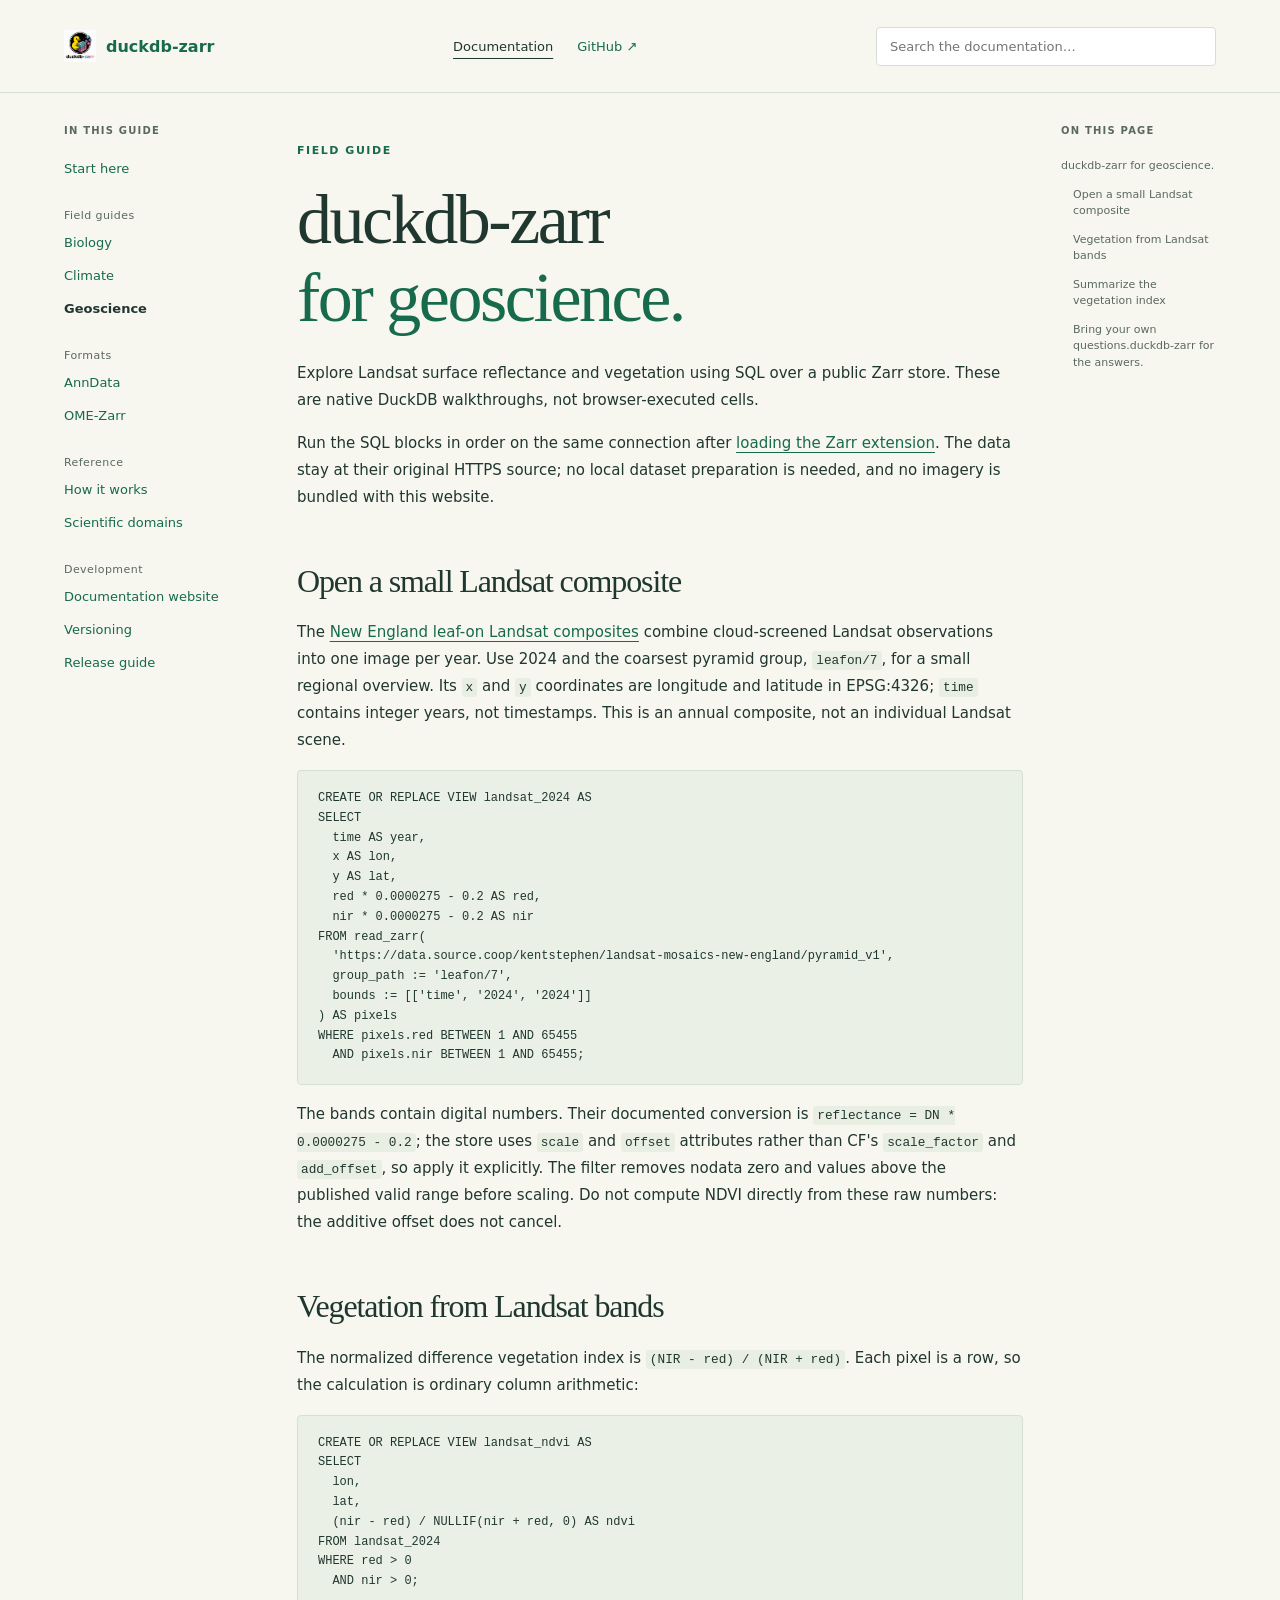
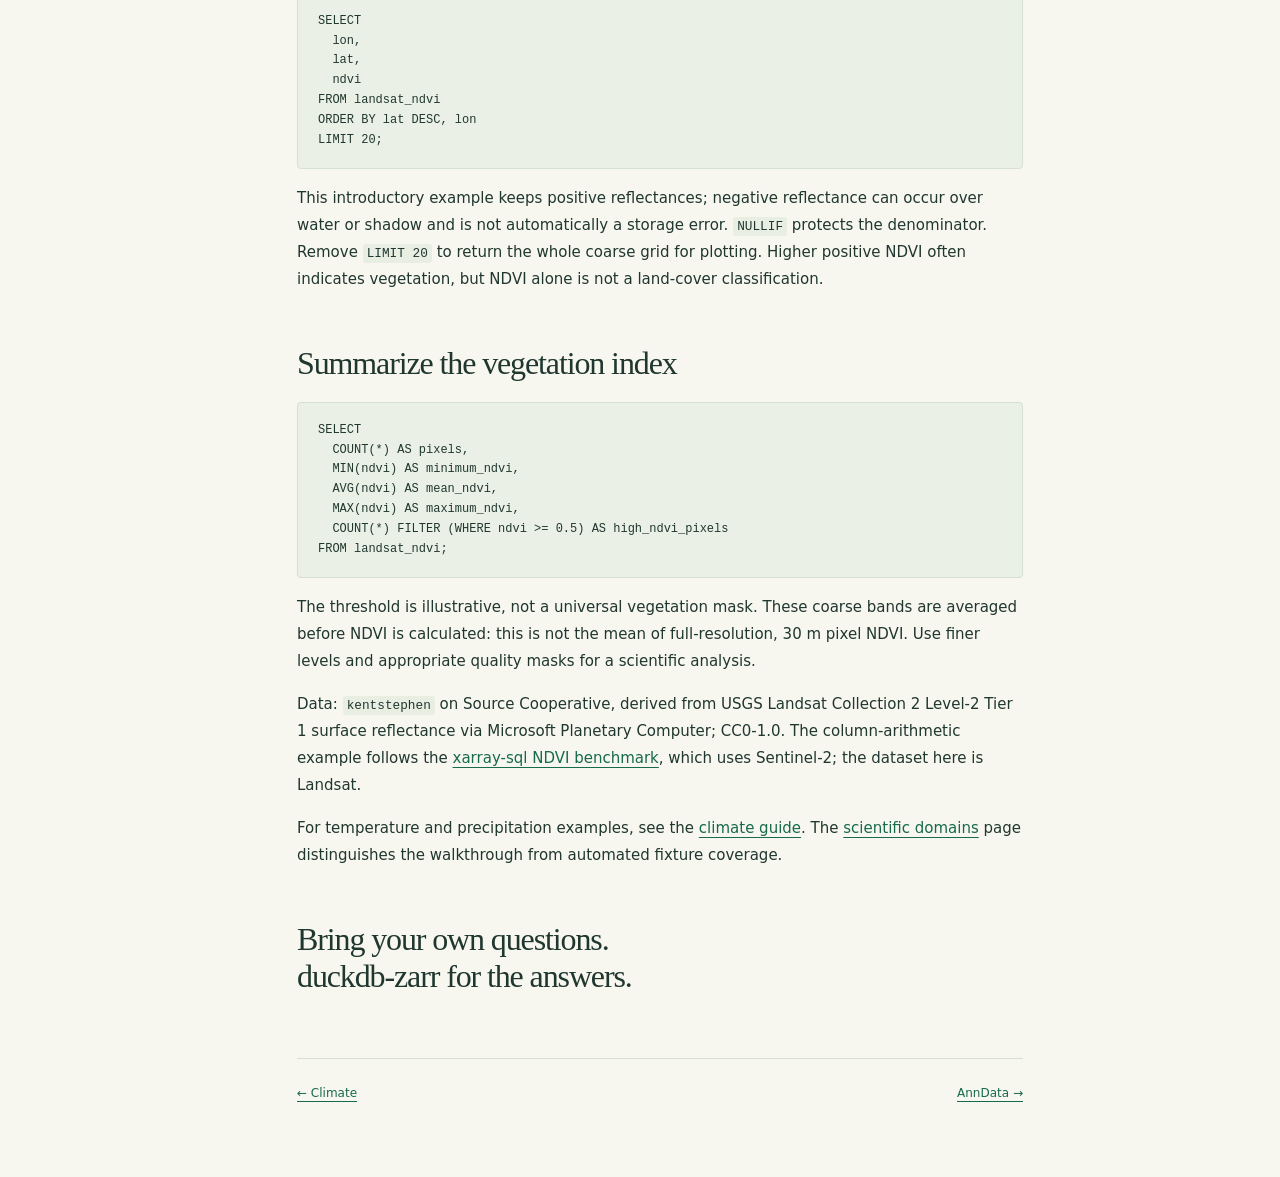
<file: examples/geoscience/index.html>
<!doctype html>
<html lang="en">
<head>
  <meta charset="utf-8">
  <meta name="viewport" content="width=device-width, initial-scale=1">
  <meta name="description" content="Query scientific Zarr arrays with DuckDB and SQL.">
  <title>Geoscience · duckdb-zarr documentation</title>
  
  <link rel="stylesheet" href="../../site.css">
  <script src="../../site.js" data-site-root="../../" data-search-url="../../search/search_index.json" defer></script>
</head>
<body>

<a class="skip-link" href="#main-content">Skip to content</a>
<header class="project-header">
  <a class="wordmark" href="../../"><img class="brand-logo" src="../../images/logo.png" alt="" width="32" height="32">duckdb-zarr</a>
  <nav class="project-links" aria-label="Project navigation">
    <a href="../../" aria-current="true">Documentation</a>
    <a href="https://github.com/xqlsystems/duckdb-zarr">GitHub ↗</a>
  </nav>
  <div class="docs-tools">
    <button type="button" class="guides-toggle" aria-expanded="false" aria-controls="guide-nav">Browse guides</button>
    <form class="docs-search" role="search">
      <label class="sr-only" for="docs-search-input">Search documentation</label>
      <input id="docs-search-input" type="search" placeholder="Search the documentation…" autocomplete="off" aria-controls="search-results">
      <div id="search-results" class="search-results" role="region" aria-label="Search results" aria-live="polite" hidden></div>
    </form>
  </div>
</header>
<div class="docs-layout">
  <aside id="guide-nav" class="guide-nav">
    <nav aria-label="Documentation guides">
      <p class="nav-heading">In this guide</p>
      <ul>
  
  <li>
    <a href="../..">Start here</a>
    
  </li>
  
  <li>
    <span class="guide-group">Field guides</span>
    <ul>
  
  <li>
    <a href="../../biology/">Biology</a>
    
  </li>
  
  <li>
    <a href="../climate/">Climate</a>
    
  </li>
  
  <li>
    <a href="./" aria-current="page">Geoscience</a>
    
  </li>
  
</ul>
    
  </li>
  
  <li>
    <span class="guide-group">Formats</span>
    <ul>
  
  <li>
    <a href="../../anndata/">AnnData</a>
    
  </li>
  
  <li>
    <a href="../../ome-zarr/">OME-Zarr</a>
    
  </li>
  
</ul>
    
  </li>
  
  <li>
    <span class="guide-group">Reference</span>
    <ul>
  
  <li>
    <a href="../../design/">How it works</a>
    
  </li>
  
  <li>
    <a href="../../domains/">Scientific domains</a>
    
  </li>
  
</ul>
    
  </li>
  
  <li>
    <span class="guide-group">Development</span>
    <ul>
  
  <li>
    <a href="../../website/">Documentation website</a>
    
  </li>
  
  <li>
    <a href="../../versioning/">Versioning</a>
    
  </li>
  
  <li>
    <a href="../../community-extension-release/">Release guide</a>
    
  </li>
  
</ul>
    
  </li>
  
</ul>
    </nav>
  </aside>
  <main id="main-content" class="docs-content example-content" tabindex="-1">
    <p class="eyebrow">field guide</p>
    <h1 id="duckdb-zarr-for-geoscience">duckdb-zarr <span class="title-accent">for geoscience.</span><a class="headerlink" href="#duckdb-zarr-for-geoscience" title="Permanent link">&para;</a></h1>
<p>Explore Landsat surface reflectance and vegetation using SQL over a public
Zarr store. These are native DuckDB walkthroughs, not browser-executed cells.</p>
<p>Run the SQL blocks in order on the same connection after
<a href="https://github.com/xqlsystems/duckdb-zarr/blob/main/README.md#loading-once-built">loading the Zarr extension</a>.
The data stay at their original HTTPS source; no local dataset preparation is
needed, and no imagery is bundled with this website.</p>
<h2 id="open-a-small-landsat-composite">Open a small Landsat composite<a class="headerlink" href="#open-a-small-landsat-composite" title="Permanent link">&para;</a></h2>
<p>The <a href="https://data.source.coop/kentstephen/landsat-mosaics-new-england/README.md">New England leaf-on Landsat composites</a>
combine cloud-screened Landsat observations into one image per year. Use 2024
and the coarsest pyramid group, <code>leafon/7</code>, for a small regional overview.
Its <code>x</code> and <code>y</code> coordinates are longitude and latitude in EPSG:4326; <code>time</code>
contains integer years, not timestamps. This is an annual composite, not an
individual Landsat scene.</p>
<pre><code class="language-sql">CREATE OR REPLACE VIEW landsat_2024 AS
SELECT
  time AS year,
  x AS lon,
  y AS lat,
  red * 0.0000275 - 0.2 AS red,
  nir * 0.0000275 - 0.2 AS nir
FROM read_zarr(
  'https://data.source.coop/kentstephen/landsat-mosaics-new-england/pyramid_v1',
  group_path := 'leafon/7',
  bounds := [['time', '2024', '2024']]
) AS pixels
WHERE pixels.red BETWEEN 1 AND 65455
  AND pixels.nir BETWEEN 1 AND 65455;
</code></pre>
<p>The bands contain digital numbers. Their documented conversion is
<code>reflectance = DN * 0.0000275 - 0.2</code>; the store uses <code>scale</code> and <code>offset</code>
attributes rather than CF's <code>scale_factor</code> and <code>add_offset</code>, so apply it
explicitly. The filter removes nodata zero and values above the published valid
range before scaling. Do not compute NDVI directly from these raw numbers:
the additive offset does not cancel.</p>
<h2 id="vegetation-from-landsat-bands">Vegetation from Landsat bands<a class="headerlink" href="#vegetation-from-landsat-bands" title="Permanent link">&para;</a></h2>
<p>The normalized difference vegetation index is <code>(NIR - red) / (NIR + red)</code>.
Each pixel is a row, so the calculation is ordinary column arithmetic:</p>
<pre><code class="language-sql">CREATE OR REPLACE VIEW landsat_ndvi AS
SELECT
  lon,
  lat,
  (nir - red) / NULLIF(nir + red, 0) AS ndvi
FROM landsat_2024
WHERE red &gt; 0
  AND nir &gt; 0;

SELECT
  lon,
  lat,
  ndvi
FROM landsat_ndvi
ORDER BY lat DESC, lon
LIMIT 20;
</code></pre>
<p>This introductory example keeps positive reflectances; negative reflectance
can occur over water or shadow and is not automatically a storage error.
<code>NULLIF</code> protects the denominator. Remove <code>LIMIT 20</code> to return the whole coarse
grid for plotting. Higher positive NDVI often indicates vegetation, but NDVI
alone is not a land-cover classification.</p>
<h2 id="summarize-the-vegetation-index">Summarize the vegetation index<a class="headerlink" href="#summarize-the-vegetation-index" title="Permanent link">&para;</a></h2>
<pre><code class="language-sql">SELECT
  COUNT(*) AS pixels,
  MIN(ndvi) AS minimum_ndvi,
  AVG(ndvi) AS mean_ndvi,
  MAX(ndvi) AS maximum_ndvi,
  COUNT(*) FILTER (WHERE ndvi &gt;= 0.5) AS high_ndvi_pixels
FROM landsat_ndvi;
</code></pre>
<p>The threshold is illustrative, not a universal vegetation mask. These coarse
bands are averaged before NDVI is calculated: this is not the mean of
full-resolution, 30 m pixel NDVI. Use finer levels and appropriate quality masks
for a scientific analysis.</p>
<p>Data: <code>kentstephen</code> on Source Cooperative, derived from USGS Landsat Collection
2 Level-2 Tier 1 surface reflectance via Microsoft Planetary Computer;
CC0-1.0. The column-arithmetic example follows the
<a href="https://github.com/xqlsystems/xarray-sql/blob/103285c891a773803ce1415c5f9e16b6b830aac7/benchmarks/geospatial/01_ndvi.py">xarray-sql NDVI benchmark</a>,
which uses Sentinel-2; the dataset here is Landsat.</p>
<p>For temperature and precipitation examples, see the <a href="../climate/">climate guide</a>.
The <a href="../../domains/#geoscience">scientific domains</a> page distinguishes the
walkthrough from automated fixture coverage.</p>
<h2 id="bring-your-own-questionsduckdb-zarr-for-the-answers">Bring your own questions.<br><span class="closing-answer">duckdb-zarr for the answers.</span><a class="headerlink" href="#bring-your-own-questionsduckdb-zarr-for-the-answers" title="Permanent link">&para;</a></h2>
    <footer class="page-footer">
      <a href="../climate/">← Climate</a>
      <a href="../../anndata/">AnnData →</a>
    </footer>
  </main>
  <aside class="page-toc"><nav aria-label="On this page"><p class="nav-heading">On this page</p><ul><li><a href="#duckdb-zarr-for-geoscience">duckdb-zarr for geoscience.</a><ul><li><a href="#open-a-small-landsat-composite">Open a small Landsat composite</a></li><li><a href="#vegetation-from-landsat-bands">Vegetation from Landsat bands</a></li><li><a href="#summarize-the-vegetation-index">Summarize the vegetation index</a></li><li><a href="#bring-your-own-questionsduckdb-zarr-for-the-answers">Bring your own questions.duckdb-zarr for the answers.</a></li></ul></li></ul></nav></aside>
</div>
</body>
</html>
</file>
<file: site.css>
:root{font-family:'DM Sans',system-ui,sans-serif;color:#20372f;background:#f7f7f0;font-synthesis:none;--muted:#596960;--accent:#176a4c;--border:#d6dfd3;--serif:Palatino,'Palatino Linotype','Book Antiqua',Georgia,serif}
*{box-sizing:border-box}body{margin:0}a{color:var(--accent);text-underline-offset:4px}a:hover{color:#103e30}button,input{font:inherit}button,a,input{touch-action:manipulation}:focus-visible{outline:3px solid #c99531;outline-offset:3px}
.project-header{max-width:1400px;margin:auto;padding:24px 5%;display:flex;align-items:center;justify-content:space-between;gap:24px;border-bottom:1px solid var(--border)}.wordmark{display:inline-flex;align-items:center;gap:10px;font-family:'Space Grotesk',system-ui,sans-serif;font-weight:700;text-decoration:none;white-space:nowrap}.brand-logo{display:block;width:32px;height:32px;object-fit:contain;flex:none}.wordmark span{font-weight:400;color:var(--muted)}.project-links{display:flex;align-items:center;gap:24px;flex-wrap:wrap}.project-links a{font-size:13px;text-decoration:none;min-height:44px;display:inline-flex;align-items:center}.project-links a[aria-current]{color:#20372f;text-decoration:underline;text-underline-offset:7px}
.docs-tools{display:flex;align-items:center;gap:12px;flex:0 1 340px;min-width:0}.docs-search{position:relative;width:100%;min-width:0}.docs-search input{width:100%;margin:0;padding:11px 13px;border:1px solid var(--border);border-radius:4px;background:#fff;color:#20372f;font-size:13px}.search-results{position:absolute;top:calc(100% + 8px);right:0;width:min(560px,85vw);max-height:65vh;overflow:auto;background:#fff;border:1px solid var(--border);box-shadow:0 12px 32px #20372f15;padding:10px 16px;z-index:5}.search-results a{display:block;text-decoration:none;padding:12px 0;border-bottom:1px solid var(--border)}.search-results a:last-child{border:0}.search-results strong{display:block;font-size:14px}.search-results span,.search-results p{font-size:12px;line-height:1.6;color:var(--muted)}
.docs-layout{max-width:1400px;margin:0 auto;padding:32px 5% 72px;display:grid;grid-template-columns:195px minmax(0,800px) 155px;gap:38px;align-items:start}.guide-nav,.page-toc{position:sticky;top:24px;max-height:calc(100vh - 48px);overflow:auto;font-size:13px}.nav-heading{line-height:normal;text-transform:uppercase;font-size:10px;font-weight:600;letter-spacing:.12em;color:var(--muted);margin:0 0 16px}.guide-nav ul,.page-toc ul{list-style:none;padding:0;margin:0}.guide-nav li{margin:0}.guide-nav a{display:block;padding:9px 0;text-decoration:none}.guide-nav a[aria-current]{color:#20372f;font-weight:700}.guide-group{display:block;color:var(--muted);font-size:11px;letter-spacing:.04em;margin-top:24px;margin-bottom:4px}.guide-nav .biology-link{margin-top:28px;padding-top:20px;border-top:1px solid var(--border)}.page-toc ul ul{padding-left:12px}.page-toc a{display:block;padding:6px 0;text-decoration:none;color:var(--muted);font-size:11px;line-height:1.5}.page-toc a:hover{color:var(--accent)}
.docs-content{min-width:0;font-size:15px;line-height:1.8}.eyebrow{line-height:1.8;text-transform:uppercase;font-size:11px;font-weight:700;letter-spacing:.14em;color:var(--accent);margin:0 0 20px}.docs-content h1,.docs-content h2{font-family:var(--serif);font-weight:400;letter-spacing:-.035em;line-height:1.14;color:#20372f}.docs-content h1{font-size:clamp(42px,4vw,62px);margin:0 0 32px}.docs-content h2{font-size:32px;margin:52px 0 20px}.docs-content h3{font-size:20px;line-height:1.4;margin:36px 0 14px;font-weight:600;letter-spacing:-.02em}.docs-content h4{font-size:16px}.docs-content p{margin:16px 0}.docs-content li{margin:7px 0}.docs-content img{max-width:100%;height:auto}.docs-content pre{overflow:auto;max-width:100%;background:#eaf0e5;border:1px solid var(--border);padding:18px 20px;line-height:1.65;border-radius:4px;font-size:12px}.docs-content code{font-family:ui-monospace,SFMono-Regular,monospace;font-size:.85em;background:#e9eee3;padding:2px 4px;border-radius:3px;overflow-wrap:anywhere}.docs-content pre code{font-size:inherit;padding:0;background:none;overflow-wrap:normal}.docs-content table{display:block;overflow-x:auto;max-width:100%;border-collapse:collapse;font-size:13px;line-height:1.65}.docs-content th,.docs-content td{border-bottom:1px solid var(--border);padding:12px;text-align:left;vertical-align:top}.docs-content th{background:#e9eee3}.docs-content blockquote{border-left:2px solid var(--accent);padding-left:20px;margin-left:0;color:var(--muted)}.docs-content hr{border:0;border-top:1px solid var(--border);margin:36px 0}.headerlink{text-decoration:none;opacity:0;font:16px system-ui;margin-left:8px}.docs-content :is(h1,h2,h3,h4):hover .headerlink,.headerlink:focus{opacity:1}.docs-content :is(h1,h2,h3,h4){scroll-margin-top:24px}.page-footer{margin-top:64px;padding-top:24px;border-top:1px solid var(--border);display:flex;justify-content:space-between;gap:20px;flex-wrap:wrap;font-size:12px}
.sr-only{position:absolute;width:1px;height:1px;padding:0;margin:-1px;overflow:hidden;clip-path:inset(50%);white-space:nowrap;border:0}.skip-link{position:fixed;top:-80px;left:18px;background:#fff;padding:12px;z-index:10}.skip-link:focus{top:12px}.guides-toggle{display:none;border:1px solid var(--border);background:transparent;color:var(--accent);padding:11px 14px;border-radius:4px;font-size:13px;white-space:nowrap}
.docs-content.example-content h1,.biology-content .intro-copy h1{font-family:var(--serif);font-size:clamp(44px,5.6vw,70px);font-weight:400;line-height:1.12;letter-spacing:-.035em;margin:20px 0 22px;color:#20372f}
.docs-content h1 .title-accent{display:block;color:var(--accent)}
/* A permalink after the block accent would create an unwanted third title line. */
.example-content h1 .headerlink{display:none}
.example-content > h1 + p,.biology-content .example-subtitle{font-size:15px;font-weight:400;line-height:1.8;color:#20372f;margin:16px 0;max-width:none}
.biology-layout{grid-template-columns:195px minmax(0,1fr)}.biology-content{min-width:0;max-width:none;margin:0;padding:0}.biology-content .intro{padding-top:0}
@media(min-width:761px) and (max-width:1150px){.biology-content .workspace{grid-template-columns:1fr}.biology-content .plot{border-left:0;border-top:1px solid var(--border)}}
@media(max-width:1150px){.docs-layout{grid-template-columns:180px minmax(0,1fr);gap:32px}.page-toc{display:none}}
@media(max-width:760px){.example-content > h1 + p,.biology-content .example-subtitle{font-size:14px}.project-header{padding:18px;align-items:flex-start;flex-direction:column;gap:8px}.project-links{gap:22px}.docs-tools{flex:none;width:100%;padding:0;justify-content:space-between}.docs-search{flex:1;min-width:0}.guides-toggle{display:block;min-height:44px}.docs-layout{display:block;padding:28px 18px 48px}.guide-nav{display:none;position:static;max-height:none;border-bottom:1px solid var(--border);padding-bottom:24px;margin-bottom:28px}.docs-layout[data-menu-open="true"] .guide-nav{display:block}.docs-content h1{font-size:42px}.docs-content h2{font-size:30px}.docs-content pre{padding:14px}.project-links a{font-size:12px}.docs-content{font-size:14px}}
</file>
<file: biology/assets/index-Bbk-DdyB.css>
:root{font-family:DM Sans,system-ui,sans-serif;color:#20372f;background:#f7f7f0;font-synthesis:none;--muted:#596960;--accent:#176a4c;--border:#d6dfd3}*{box-sizing:border-box}body{margin:0}header{max-width:1400px;margin:auto;padding:24px 5%;display:flex;align-items:center;justify-content:space-between;border-bottom:1px solid var(--border)}a{color:var(--accent);text-underline-offset:4px}a:hover{color:#103e30}.wordmark{display:inline-flex;align-items:center;gap:10px;font-family:Space Grotesk,system-ui;font-weight:700;text-decoration:none}.brand-logo{display:block;width:32px;height:32px;object-fit:contain;flex:none}.wordmark span{font-weight:400;color:var(--muted)}.project-links{display:flex;align-items:center;gap:24px;flex-wrap:wrap}.project-links a{font-size:13px;text-decoration:none;min-height:44px;display:inline-flex;align-items:center}.project-links a[aria-current]{color:#20372f;text-decoration:underline;text-underline-offset:7px}.badge{font-size:12px;color:var(--muted)}main{max-width:1260px;margin:auto;padding:0 28px}.intro{padding:56px 0 36px}.intro-opening{margin-bottom:32px}.intro-copy{min-width:0;max-width:800px}.eyebrow{text-transform:uppercase;font-size:12px;font-weight:700;letter-spacing:.14em;color:var(--accent)}h1,h2{font-family:Palatino,Palatino Linotype,Book Antiqua,Georgia,serif;line-height:1.12;letter-spacing:-.035em}h1{font-size:clamp(44px,5.6vw,70px);margin:20px 0 22px;font-weight:400}h1 span{color:var(--accent)}h2{font-size:clamp(30px,4vw,44px);margin:12px 0 18px;font-weight:500}.example-subtitle{font-size:15px;font-weight:400;line-height:1.8;color:#20372f;margin:16px 0;max-width:none}.contents{min-width:0;max-width:590px;margin-top:28px}.contents-heading{margin:0 0 12px;color:var(--muted);font-size:11px;font-weight:500;letter-spacing:.1em;text-transform:uppercase}.contents ol{list-style:none;margin:0;padding:0}.contents li{border-bottom:1px solid var(--border)}.contents a{display:grid;grid-template-columns:22px minmax(0,1fr) auto;align-items:center;column-gap:12px;min-height:56px;padding:12px 0;text-decoration:none}.contents-number{font:11px ui-monospace,monospace;color:var(--muted)}.contents-title{font-size:17px;font-weight:500;line-height:1.4;color:#20372f}.contents-format{display:inline-flex;align-items:center;gap:8px;font-size:12px;color:var(--muted)}.contents-logo{display:block;width:32px;height:32px;flex:none;object-fit:contain}.contents a:hover .contents-title,.contents a:focus-visible .contents-title{text-decoration:underline;text-underline-offset:5px;color:var(--accent)}p{line-height:1.65}.note,.source,details{font-size:13px;color:var(--muted)}code{font-family:ui-monospace,monospace;background:#e9eee3;padding:2px 4px;border-radius:3px}.demo{padding:48px 0 56px;border-top:1px solid var(--border);scroll-margin-top:24px}.section-heading>p:last-child{color:var(--muted);font-size:14px}.workspace{display:grid;grid-template-columns:1fr 1fr;border:1px solid var(--border);border-radius:4px;overflow:hidden;background:#fff;margin:24px 0 16px}.query-pane{padding:22px;min-width:0}.plot{min-width:0;min-height:470px;background:#eef2e9;position:relative;overflow:hidden;border-left:1px solid var(--border)}.plot canvas{display:block;touch-action:none;max-width:100%}.volume{background:#101c18}label{display:block;font-size:12px;font-weight:700;margin:0 0 8px}select,input{font:inherit;font-size:13px;border:1px solid var(--border);border-radius:5px;padding:9px;width:100%;background:#fff;color:inherit;margin-bottom:20px}textarea{display:block;width:100%;min-height:282px;resize:vertical;background:#f5f7f1;color:#234431;border:1px solid var(--border);border-radius:6px;padding:14px;font:12px/1.65 ui-monospace,SFMono-Regular,monospace;tab-size:2}button{font:inherit;font-size:12px;font-weight:600;background:var(--accent);color:#fff;border:1px solid var(--accent);border-radius:5px;padding:10px 14px;cursor:pointer}button.secondary{background:transparent;color:var(--accent);border-color:var(--border)}button:disabled{opacity:.45;cursor:wait}button:hover:not(:disabled){filter:brightness(.9)}.actions{display:flex;flex-wrap:wrap;gap:8px;margin:18px 0 8px}.actions.compact{margin:-12px 0 20px}.actions.compact button{font-size:11px;padding:7px 10px}.controls{display:flex;gap:12px}.controls>div{flex:1;min-width:0}[role=status]{font:12px/1.65 ui-monospace,monospace;white-space:pre-wrap;overflow-wrap:anywhere;color:var(--accent)}[role=status].error{color:#a1372d}details{margin-top:16px;max-width:880px}summary{cursor:pointer;font-weight:600}.results{max-height:260px;overflow:auto;font-size:12px}.results:empty{display:none}table{border-collapse:collapse;width:100%;background:#fff}th,td{text-align:left;border-bottom:1px solid var(--border);padding:8px 12px;white-space:nowrap}th{position:sticky;top:0;background:#eaf0e4}footer{border-top:1px solid var(--border);padding:42px 0 60px}footer h2{font-size:32px}:focus-visible{outline:3px solid #c99531;outline-offset:3px}@media(max-width:850px){.workspace{grid-template-columns:1fr}.plot{border-left:0;border-top:1px solid var(--border);min-height:400px}.intro{padding-top:36px}.contents{max-width:500px;width:100%}}@media(max-width:760px){.example-subtitle{font-size:14px}header{padding:18px;align-items:flex-start;flex-direction:column;gap:8px}.project-links{gap:22px}.project-links a{font-size:12px}}@media(max-width:540px){main{padding:0 18px}header{padding:20px 18px}.badge{display:none}.contents a{column-gap:10px}.contents-title{font-size:16px}.contents-format{font-size:11px}.query-pane{padding:16px}}
</file>
